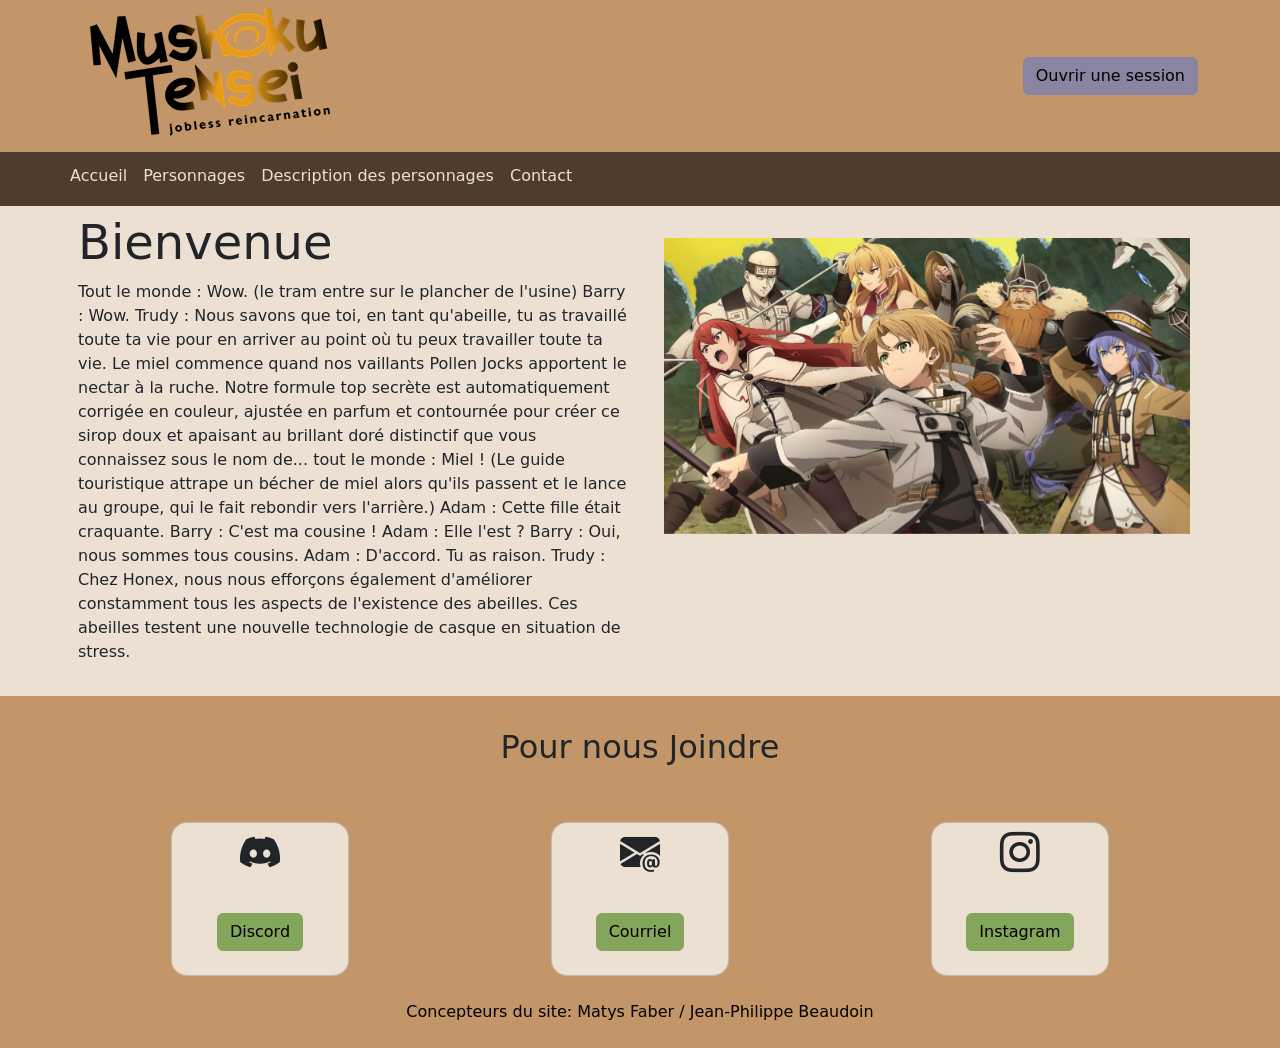
<file: index.html>
<!DOCTYPE html>
<html lang="fr">

<!-- FAIT PAR MATYS -->


<head>
    <meta charset="UTF-8">

    <!-- Pour s'assurer d'un affichage correct sur mobile -->
    <meta name="viewport" content="width=device-width, initial-scale=1.0">


    <!-- Nous n'aurons pas besoin de normalize.css, car il existe des styles
    qui font la même chose dans Bootstrap (voir fichier _reboot.scss) -->

    <!-- Bootstrap Icons via CDN -->
    <link rel="stylesheet" href="https://cdn.jsdelivr.net/npm/bootstrap-icons@1.11.3/font/bootstrap-icons.min.css">

    <!-- Styles de Boostrap + Styles personnalisés provenant de styles.scss -->
    <link rel="stylesheet" href="scss/styles.css">

    <link rel="icon" href="images/mt_logo_rond.png" />
    <title>Mushoku Tensei Fandom | Accueil </title>


</head>



<body class="bg-light">
    <a href="#contenu">
        <span class="texte-pour-lecteur">Aller au contenu principal</span>
    </a>
    <header class="bg-primary">
        <div class="container d-flex justify-content-between align-items-center">
            <h1>
                <a href="index.html"><img class="p-2 w-100" src="images/mt-logo.png" alt="Logo"> </a>
            </h1>
            <button type="button" class="btn btn-info" data-bs-toggle="modal" data-bs-target="#modalAccueil">
                Ouvrir une session
            </button>
        </div>

        <div class="modal fade " id="modalAccueil" tabindex="-1" aria-labelledby="modalAccueilLabel" aria-hidden="true">
            <div class="modal-dialog ">
                <div class="modal-content ">
                    <div class="modal-header">
                        <h2 class="modal-title fs-3" id="modalAccueilLabel">Ouvrir une session</h2>
                        <button type="button" class="btn-close" data-bs-dismiss="modal" aria-label="Close"></button>
                    </div>
                    <div class="modal-body">
                        <form action="#" aria-label="formulaire connexion accueil">
                            <label class="form-label fs-5" for="email-modal">Usager : <span
                                    class="text-warning fs-4">*</span></label>
                            <input type="email" id="email-modal" name="email-modal" required
                                placeholder="votre courriel" class="form-control">

                            <label class="form-label mt-3 fs-5" for="password-modal">Mot de passe : <span
                                    class="text-warning fs-4">*</span></label>
                            <input type="password" id="password-modal" name="psw-connexion" required
                                placeholder="Votre mot de passe" class="form-control">

                            <div class="form-check-reversed ">
                                <label class="form-check-label" for="checkDefault">
                                    Se rappeler de moi
                                </label>
                                <input class="form-check-input" type="checkbox" value="" id="checkDefault">
                            </div>

                            <a class="text-secondary" href="#">Mot de passe oublié ?</a>

                            <div class="mt-4 modal-footer">
                                <button type="submit" class="btn btn-danger">Connexion</button>
                            </div>
                        </form>
                    </div>

                </div>
            </div>
        </div>

        <nav aria-label="Navigation principale accueil" class="bg-secondary d-lg-flex d-none pt-1 pb-2">
            <ul class="nav container nav-underline">
                <li class="nav-item"><a class="nav-link link-light" href="index.html">Accueil</a> </li>
                <li class="nav-item"><a class="nav-link link-light" href="personnage.html">Personnages</a> </li>
                <li class="nav-item"><a class="nav-link link-light" href="description_personnage.html">Description des personnages</a> </li>
                <li class="nav-item"><a class="nav-link link-light" href="contact.html">Contact</a></li>
            </ul>
        </nav>

        <div class="d-lg-none">
            <nav class="navbar navbar-dark bg-secondary">
                <div class="container-fluid">
                    <button class="navbar-toggler" type="button" data-bs-toggle="collapse"
                        data-bs-target="#navbarToggleExternalContent" aria-controls="navbarToggleExternalContent"
                        aria-expanded="false" aria-label="Toggle navigation">
                        <span class="navbar-toggler-icon"></span>
                    </button>
                </div>
            </nav>
            
            <div class="collapse" id="navbarToggleExternalContent">
                <div class="bg-secondary p-4">
                    <ul class="navbar-nav container">
                        <li class="nav-item"><a class="nav-link link-light" href="index.html">Accueil</a> </li>
                        <li class="nav-item"><a class="nav-link link-light" href="personnage.html">Personnages</a> </li>
                        <li class="nav-item"><a class="nav-link link-light" href="description_personnage.html">Description des personnages</a> </li>
                                
                        <li class="nav-item"><a class="nav-link link-light" href="contact.html">Contact</a></li>
                    </ul>
                </div>
            </div>
            
        </div>
    </header>

    <main id="contenu" aria-label="Contenu principale accueil" class="container pb-3 p-2">
        <div class=" row">
            <div class="col-lg-6">
                <h2 class="index-h2"> Bienvenue </h2>
                <p>Tout le monde : Wow. (le tram entre sur le plancher de l'usine) Barry : Wow. Trudy : Nous savons que
                    toi, en tant qu'abeille, tu as travaillé toute ta vie pour en arriver au point où tu peux travailler
                    toute ta vie. Le miel commence quand nos vaillants Pollen Jocks apportent le nectar à la ruche.
                    Notre formule top secrète est automatiquement corrigée en couleur, ajustée en parfum et contournée
                    pour créer ce sirop doux et apaisant au brillant doré distinctif que vous connaissez sous le nom
                    de... tout le monde : Miel ! (Le guide touristique attrape un bécher de miel alors qu'ils passent et
                    le lance au groupe, qui le fait rebondir vers l'arrière.) Adam : Cette fille était craquante. Barry
                    : C'est ma cousine ! Adam : Elle l'est ? Barry : Oui, nous sommes tous cousins. Adam : D'accord. Tu
                    as raison. Trudy : Chez Honex, nous nous efforçons également d'améliorer constamment tous les
                    aspects de l'existence des abeilles. Ces abeilles testent une nouvelle technologie de casque en
                    situation de stress.</p>
            </div>
            <div class="col-lg-6 p-4 pb-5">
                <div id="carouselExample" class="carousel slide">
                    <div class="carousel-inner">
                        <div class="carousel-item active">
                            <img src="images/mt_main_cast.jpg" class="d-block w-100" alt="main-characters">
                        </div>
                        <div class="carousel-item">
                            <img src="images/mt_rudeus_wide.webp" class="d-block w-100" alt="rudeus">
                        </div>
                        <div class="carousel-item">
                            <img src="images/mt_roxy_wide.jpg" class="d-block w-100" alt="roxy">
                        </div>
                    </div>
                    <button class="carousel-control-prev" type="button" data-bs-target="#carouselExample"
                        data-bs-slide="prev">
                        <span class="carousel-control-prev-icon" aria-hidden="true"></span>
                        <span class="visually-hidden">Previous</span>
                    </button>
                    <button class="carousel-control-next" type="button" data-bs-target="#carouselExample"
                        data-bs-slide="next">
                        <span class="carousel-control-next-icon" aria-hidden="true"></span>
                        <span class="visually-hidden">Next</span>
                    </button>
                </div>
            </div>
        </div>
    </main>

    <footer class="bg-primary p-2">
        <div class="d-flex justify-content-center">
            <h2 class="mt-4"> Pour nous Joindre </h2>
        </div>
        <div class="container text-center">
            <div class="row row-gap-3 mt-5">
                <div class="col-lg-4 d-flex justify-content-center">
                    <div class="card align-items-center bg-light w-50 fs-1 rounded-4">
                        <i class="bi bi-discord"></i>
                        <div class="card-body w-100 ">
                            <a href="#" class="btn btn-danger text-black">Discord</a>
                        </div>
                    </div>
                </div>
                <div class="col-lg-4 d-flex justify-content-center">
                    <div class="card align-items-center bg-light w-50 fs-1 rounded-4">
                        <i class="bi bi-envelope-at-fill"></i>
                        <div class="card-body w-100">
                            <a href="#" class="btn btn-danger text-black">Courriel</a>
                        </div>
                    </div>
                </div>
                <div class="col-lg-4 d-flex justify-content-center">
                    <div class="card align-items-center bg-light w-50 fs-1 rounded-4">
                        <i class="bi bi-instagram"></i>
                        <div class="card-body w-100">
                            <a href="#" class="btn btn-danger text-black">Instagram</a>
                        </div>
                    </div>
                </div>
            </div>
        </div>
        <div class="d-flex justify-content-center mt-4">
            <p class="text-black fs-6"> Concepteurs du site: Matys Faber / Jean-Philippe Beaudoin </p>
        </div>
    </footer>

    <!-- Scripts de Bootstrap NE PAS RETIRER -->
    <!------------------------------------------------------------------------------------
        Si on a besoin des éléments interactifs de Bootstrap, on doit utiliser au minimum
        le 2e script suivant (bootstrap.min.js) et parfois le 1er en plus (Popper)
        intégrés dans cet ordre.
    ------------------------------------------------------------------------------------>
    <script src="https://cdn.jsdelivr.net/npm/@popperjs/core@2.11.8/dist/umd/popper.min.js"
        integrity="sha384-I7E8VVD/ismYTF4hNIPjVp/Zjvgyol6VFvRkX/vR+Vc4jQkC+hVqc2pM8ODewa9r"
        crossorigin="anonymous"></script>
    <script src="https://cdn.jsdelivr.net/npm/bootstrap@5.3.2/dist/js/bootstrap.min.js"
        integrity="sha384-BBtl+eGJRgqQAUMxJ7pMwbEyER4l1g+O15P+16Ep7Q9Q+zqX6gSbd85u4mG4QzX+"
        crossorigin="anonymous"></script>
</body>

</html>
</file>
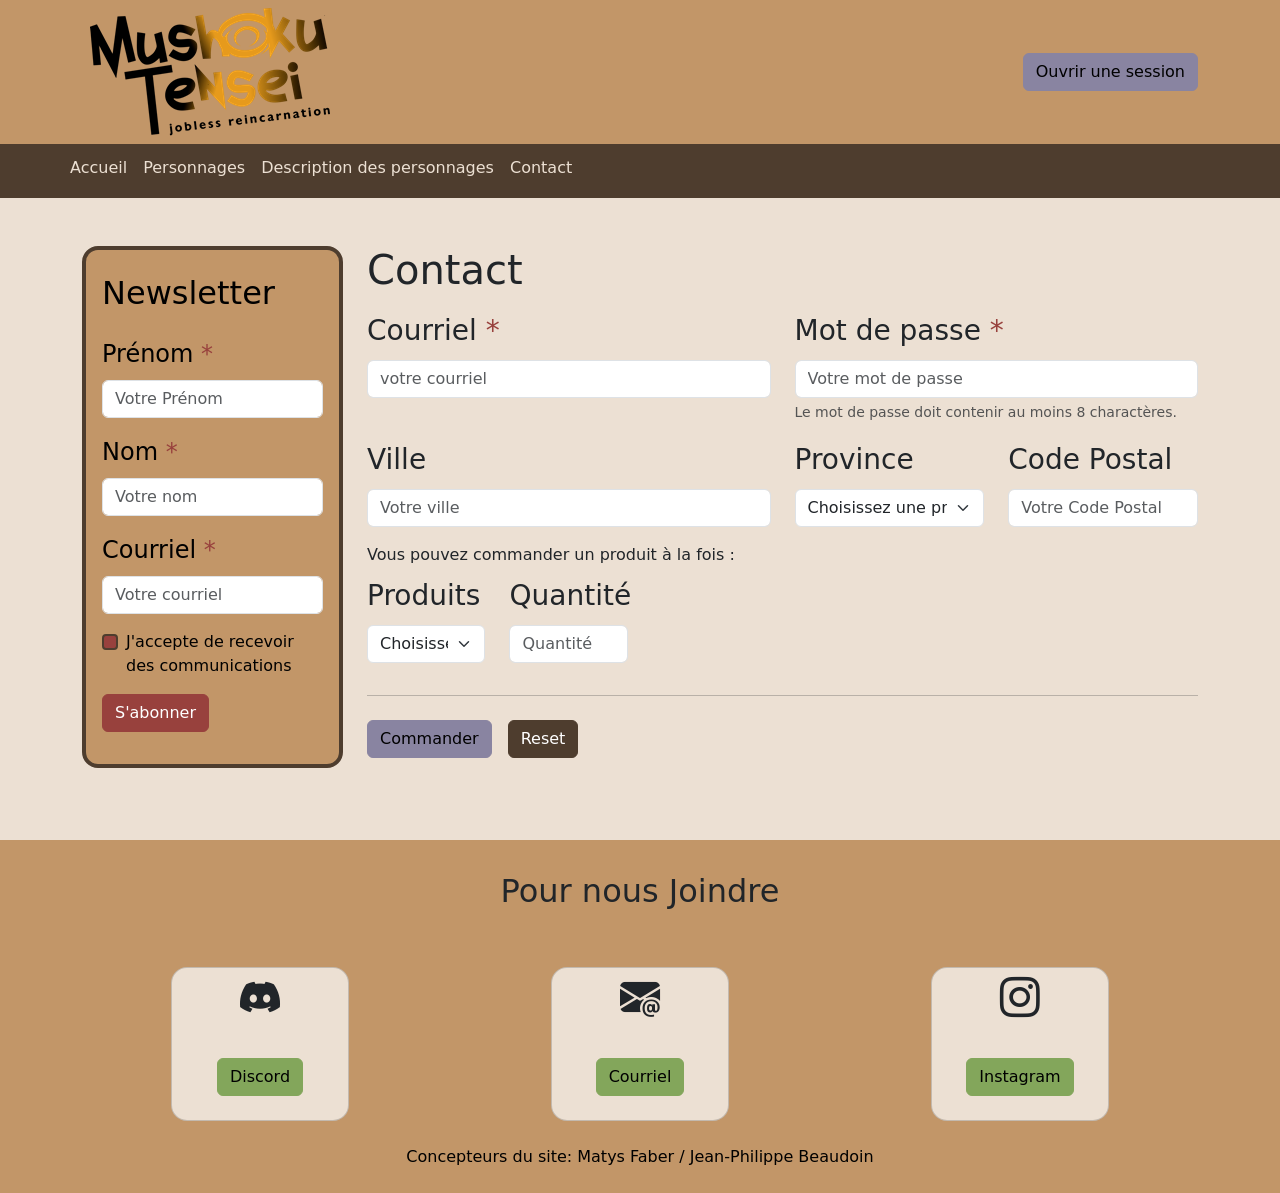
<file: contact.html>
<!DOCTYPE html>
<html lang="fr">

<!-- FAIT PAR J-P -->


<head>
    <meta charset="UTF-8">

    <!-- Pour s'assurer d'un affichage correct sur mobile -->
    <meta name="viewport" content="width=device-width, initial-scale=1.0">


    <!-- Nous n'aurons pas besoin de normalize.css, car il existe des styles
    qui font la même chose dans Bootstrap (voir fichier _reboot.scss) -->

    <!-- Bootstrap Icons via CDN -->
    <link rel="stylesheet" href="https://cdn.jsdelivr.net/npm/bootstrap-icons@1.11.3/font/bootstrap-icons.min.css">

    <!-- Styles de Boostrap + Styles personnalisés provenant de styles.scss -->
    <link rel="stylesheet" href="scss/styles.css">

    <link rel="icon" href="images/mt_logo_rond.png" />
    <title>Mushoku Tensei Fandom | Contact</title>
</head>


<body class="bg-light">
    <a href="#contenu">
        <span class="texte-pour-lecteur">Aller au contenu principal</span>
    </a>
    <header class="bg-primary">
        <div class=" container d-flex justify-content-between align-items-center">
            <a href="index.html" class="logo"><img class="p-2 w-100" src="images/mt-logo.png" alt="Logo"> </a>
            <button type="button" class="btn btn-info" data-bs-toggle="modal" data-bs-target="#modalContact">
                Ouvrir une session
            </button>
        </div>

        <div class="modal fade " id="modalContact" tabindex="-1" aria-labelledby="modalContactLabel" aria-hidden="true">
            <div class="modal-dialog ">
                <div class="modal-content ">
                    <div class="modal-header">
                        <h2 class="modal-title fs-3" id="modalContactLabel">Ouvrir une session</h2>
                        <button type="button" class="btn-close" data-bs-dismiss="modal" aria-label="Close"></button>
                    </div>
                    <div class="modal-body">
                        <form action="#" aria-label="formulaire connexion contact">
                            <label class="form-label fs-5" for="email-modal">Usager : <span
                                    class="text-warning fs-4">*</span></label>
                            <input type="email" id="email-modal" name="email-modal" required
                                placeholder="votre courriel" class="form-control">

                            <label class="form-label mt-3 fs-5" for="password-modal">Mot de passe : <span
                                    class="text-warning fs-4">*</span></label>
                            <input type="password" id="password-modal" name="psw-connexion" required
                                placeholder="Votre mot de passe" class="form-control">

                            <div class="form-check-reversed ">
                                <label class="form-check-label" for="checkDefault">
                                    Se rappeler de moi 
                                </label>
                                <input class="form-check-input" type="checkbox" value="" id="checkDefault">
                            </div>

                            <a class="text-secondary" href="#">Mot de passe oublié ?</a>

                            <div class="mt-4 modal-footer">
                                <button type="submit" class="btn btn-danger">Connexion</button>
                            </div>
                        </form>
                    </div>

                </div>
            </div>
        </div>

        <nav class="bg-secondary d-lg-flex d-none pt-1 pb-2" aria-label="Navigation principale contact">
            <ul class="nav container nav-underline">
                <li class="nav-item"><a class="nav-link link-light" href="index.html">Accueil</a> </li>
                <li class="nav-item"><a class="nav-link link-light" href="personnage.html">Personnages</a> </li>
                <li class="nav-item"><a class="nav-link link-light" href="description_personnage.html">Description des personnages</a> </li>
                <li class="nav-item"><a class="nav-link link-light" href="contact.html">Contact</a></li>
            </ul>
        </nav>

        <div class="d-lg-none">
            <nav class="navbar navbar-dark bg-secondary">
                <div class="container-fluid">
                    <button class="navbar-toggler" type="button" data-bs-toggle="collapse"
                        data-bs-target="#navbarToggleExternalContent" aria-controls="navbarToggleExternalContent"
                        aria-expanded="false" aria-label="Toggle navigation">
                        <span class="navbar-toggler-icon"></span>
                    </button>
                </div>
            </nav>
            
            <div class="collapse" id="navbarToggleExternalContent">
                <div class="bg-secondary p-4">
                    <ul class="navbar-nav container">
                        <li class="nav-item"><a class="nav-link link-light" href="index.html">Accueil</a> </li>
                        <li class="nav-item"><a class="nav-link link-light" href="personnage.html">Personnages</a> </li>
                        <li class="nav-item"><a class="nav-link link-light" href="description_personnage.html">Description des personnages</a> </li>
                                
                        <li class="nav-item"><a class="nav-link link-light" href="contact.html">Contact</a></li>
                    </ul>
                </div>
            </div>
            
        </div>
    </header>

    <div class="container">
        <div class=" row mt-5 mb-5">
            <aside class="col-12 col-lg-3 mb-4">
                <div class="bg-primary rounded-4 border border-secondary border-4">
                    <form class="text-black p-3" aria-label="formulaire Newsletter personnage">
                        <h2 class="text-black mb-4 mt-2">Newsletter</h2>
                        <div class="mb-3">
                            <label class="form-label fs-4" for="Prénom">Prénom <span class="text-warning ">*</span></label>
                            <input type="text" id="Prénom" name="Prénom" required placeholder="Votre Prénom"
                                class="form-control">
                        </div>

                        <div class="mb-3">
                            <label class="form-label fs-4" for="nom">Nom <span
                                    class="text-warning ">*</span></label>
                            <input type="text" id="nom" name="nom" required placeholder="Votre nom"
                                class="form-control">
                        </div>

                        <div class="mb-3">
                            <label class="form-label fs-4" for="courriel">Courriel <span
                                    class="text-warning ">*</span></label>
                            <input type="email" id="courriel" name="coourriel" required placeholder="Votre courriel"
                                class="form-control">
                        </div>

                        <div class="mb-3 form-check">
                            <label class="form-check-label" for="checkNewsletter"> J'accepte de recevoir des
                                communications</label>
                            <input type="checkbox" id="checkNewsletter" name="checkNewsletter"
                                class="form-check-input border-2 border-secondary bg-warning">
                        </div>
                        <div class="mb-3">
                            <button class="btn btn-warning text-white" type="submit">S'abonner</button>
                        </div>
                    </form>
                </div>
            </aside>
            <main id="contenu" aria-label="Contenu principale contact" class="col-lg-9">
                <h1>Contact</h1>
                <form method="post" action="#" class="mt-3 " aria-label="formulaire contact">
                    <div class="row ">

                        <div class="mb-3 col-lg-6">
                            <label class="form-label fs-3" for="email-contact">Courriel <span
                                    class="text-warning fs-3">*</span></label>
                            <input type="email" id="email-contact" name="email-contact" required
                                placeholder="votre courriel" class="form-control">
                        </div>

                        <div class="mb-3 col-lg-6">
                            <label class="form-label fs-3" for="password">Mot de passe <span
                                    class="text-warning fs-3">*</span></label>
                            <input type="password" id="password" name="psw-connexion" required
                                placeholder="Votre mot de passe" class="form-control" aria-describedby="psw-min-chara"
                                minlength="8">
                            <div id="psw-min-chara" class="form-text">Le mot de passe doit contenir au moins 8
                                charactères. </div>
                        </div>

                    </div>

                    <div class="row">

                        <div class="mb-3 col-lg-6">
                            <label class="form-label fs-3" for="Ville">Ville</label>
                            <input type="text" id="Ville" name="Ville" placeholder="Votre ville" class="form-control">
                        </div>

                        <div class=" mb-3 col-lg-3">
                            <label class="form-label fs-3" for="selct-Province">Province</label>
                            <select name="selct-Province" id="selct-Province" class="form-select ">
                                <option value="" selected>Choisissez une province</option>
                                <option value="Alberta">Alberta</option>
                                <option value="Colombie-Britannique">Colombie-Britannique</option>
                                <option value="Île-du-Prince-Édouard">Île-du-Prince-Édouard</option>
                                <option value="Manitoba">Manitoba</option>
                                <option value="Nouveau-Brunswick<">Nouveau-Brunswick</option>
                                <option value="Nouvelle-Écosse">Nouvelle-Écosse</option>
                                <option value="Ontario">Ontario</option>
                                <option value="Québec">Québec</option>
                                <option value="Saskatchewan">Saskatchewan</option>
                                <option value="Terre-Neuve-et-Labrador">Terre-Neuve-et-Labrador</option>
                                <option value="Yukon">Yukon</option>
                                <option value="Territoires du Nord-Ouest">Territoires du Nord-Ouest</option>
                                <option value=" Nunavut"> Nunavut</option>
                            </select>
                        </div>

                        <div class=" mb-3 col-lg-3">
                            <label class="form-label fs-3" for="postal">Code Postal</label>
                            <input type="text" id="postal" name="postal" placeholder="Votre Code Postal"
                                class="form-control" minlength="6" maxlength="6">
                        </div>

                    </div>
                    <div>
                        <label class="form-label fs-6" for="nbrs-produit">Vous pouvez commander un produit à la fois : </label>
                    </div>
                    <div class="row ">
                        <div class="col-lg-2 mb-3  ">
                            <label class="form-label fs-3" for="selct-Produits">Produits</label>
                            <select name="selct-Produits" id="selct-Produits" class="form-select ">
                                <option value="" selected>Choisissez</option>
                                <option value="Objet de vénération">Objet de vénération</option>
                                <option value="effigie de pierre">une petite effigie de pierre</option>
                            </select>
                        </div>
                        <div class="col-lg-2 mb-3 ">
                            <label class="form-label fs-3" for="nbrs-produit">Quantité</label>
                            <input min="1" placeholder="Quantité" type="number" name="nbrs-produit" id="nbrs-produit"
                                class="form-control">
                        </div>
                    </div>
                    <hr>
                    <div class="d-flex mt-4">

                        <div class="mb-3 me-3">
                            <input class="btn btn-info" type="submit" value="Commander">
                        </div>

                        <div class="mb-3 me-3 ">
                            <input class="btn btn-secondary " type="reset" value="Reset">
                        </div>

                    </div>
                </form>
            </main>
        </div>
    </div>

    <footer class="bg-primary p-2">
        <div class="d-flex justify-content-center">
            <h2 class="mt-4"> Pour nous Joindre </h2>
        </div>
        <div class="container text-center">
            <div class="row row-gap-3 mt-5">
                <div class="col-lg-4 d-flex justify-content-center">
                    <div class="card align-items-center bg-light w-50 fs-1 rounded-4">
                        <i class="bi bi-discord"></i>
                        <div class="card-body w-100 ">
                            <a href="#" class="btn btn-danger text-black">Discord</a>
                        </div>
                    </div>
                </div>
                <div class="col-lg-4 d-flex justify-content-center">
                    <div class="card align-items-center bg-light w-50 fs-1 rounded-4">
                        <i class="bi bi-envelope-at-fill"></i>
                        <div class="card-body w-100">
                            <a href="#" class="btn btn-danger text-black">Courriel</a>
                        </div>
                    </div>
                </div>
                <div class="col-lg-4 d-flex justify-content-center">
                    <div class="card align-items-center bg-light w-50 fs-1 rounded-4">
                        <i class="bi bi-instagram"></i>
                        <div class="card-body w-100">
                            <a href="#" class="btn btn-danger text-black">Instagram</a>
                        </div>
                    </div>
                </div>
            </div>
        </div>
        <div class="d-flex justify-content-center mt-4">
            <p class="text-black fs-6"> Concepteurs du site: Matys Faber / Jean-Philippe Beaudoin </p>
        </div>
    </footer>
    <!-- Scripts de Bootstrap NE PAS RETIRER -->
    <!------------------------------------------------------------------------------------
        Si on a besoin des éléments interactifs de Bootstrap, on doit utiliser au minimum
        le 2e script suivant (bootstrap.min.js) et parfois le 1er en plus (Popper)
        intégrés dans cet ordre.
    ------------------------------------------------------------------------------------>
    <script src="https://cdn.jsdelivr.net/npm/@popperjs/core@2.11.8/dist/umd/popper.min.js"
        integrity="sha384-I7E8VVD/ismYTF4hNIPjVp/Zjvgyol6VFvRkX/vR+Vc4jQkC+hVqc2pM8ODewa9r"
        crossorigin="anonymous"></script>
    <script src="https://cdn.jsdelivr.net/npm/bootstrap@5.3.2/dist/js/bootstrap.min.js"
        integrity="sha384-BBtl+eGJRgqQAUMxJ7pMwbEyER4l1g+O15P+16Ep7Q9Q+zqX6gSbd85u4mG4QzX+"
        crossorigin="anonymous"></script>
</body>

</html>
</file>
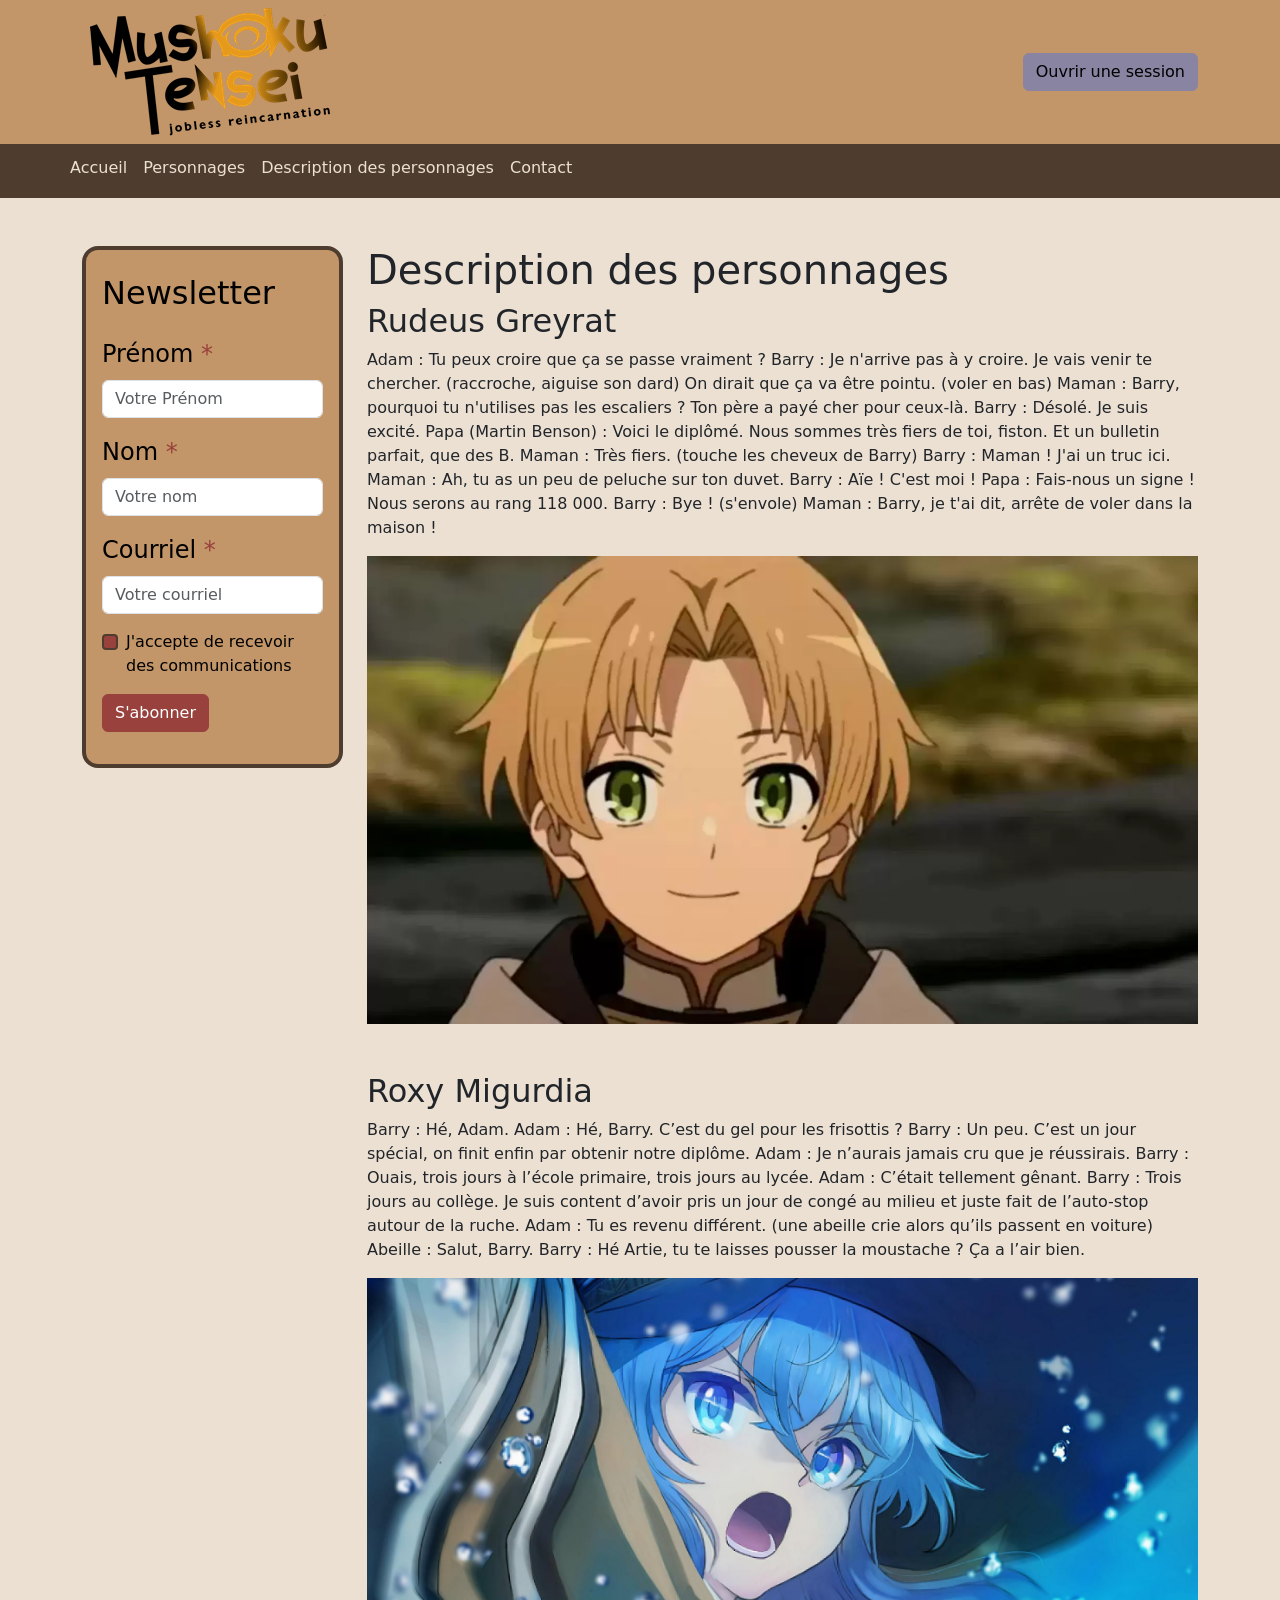
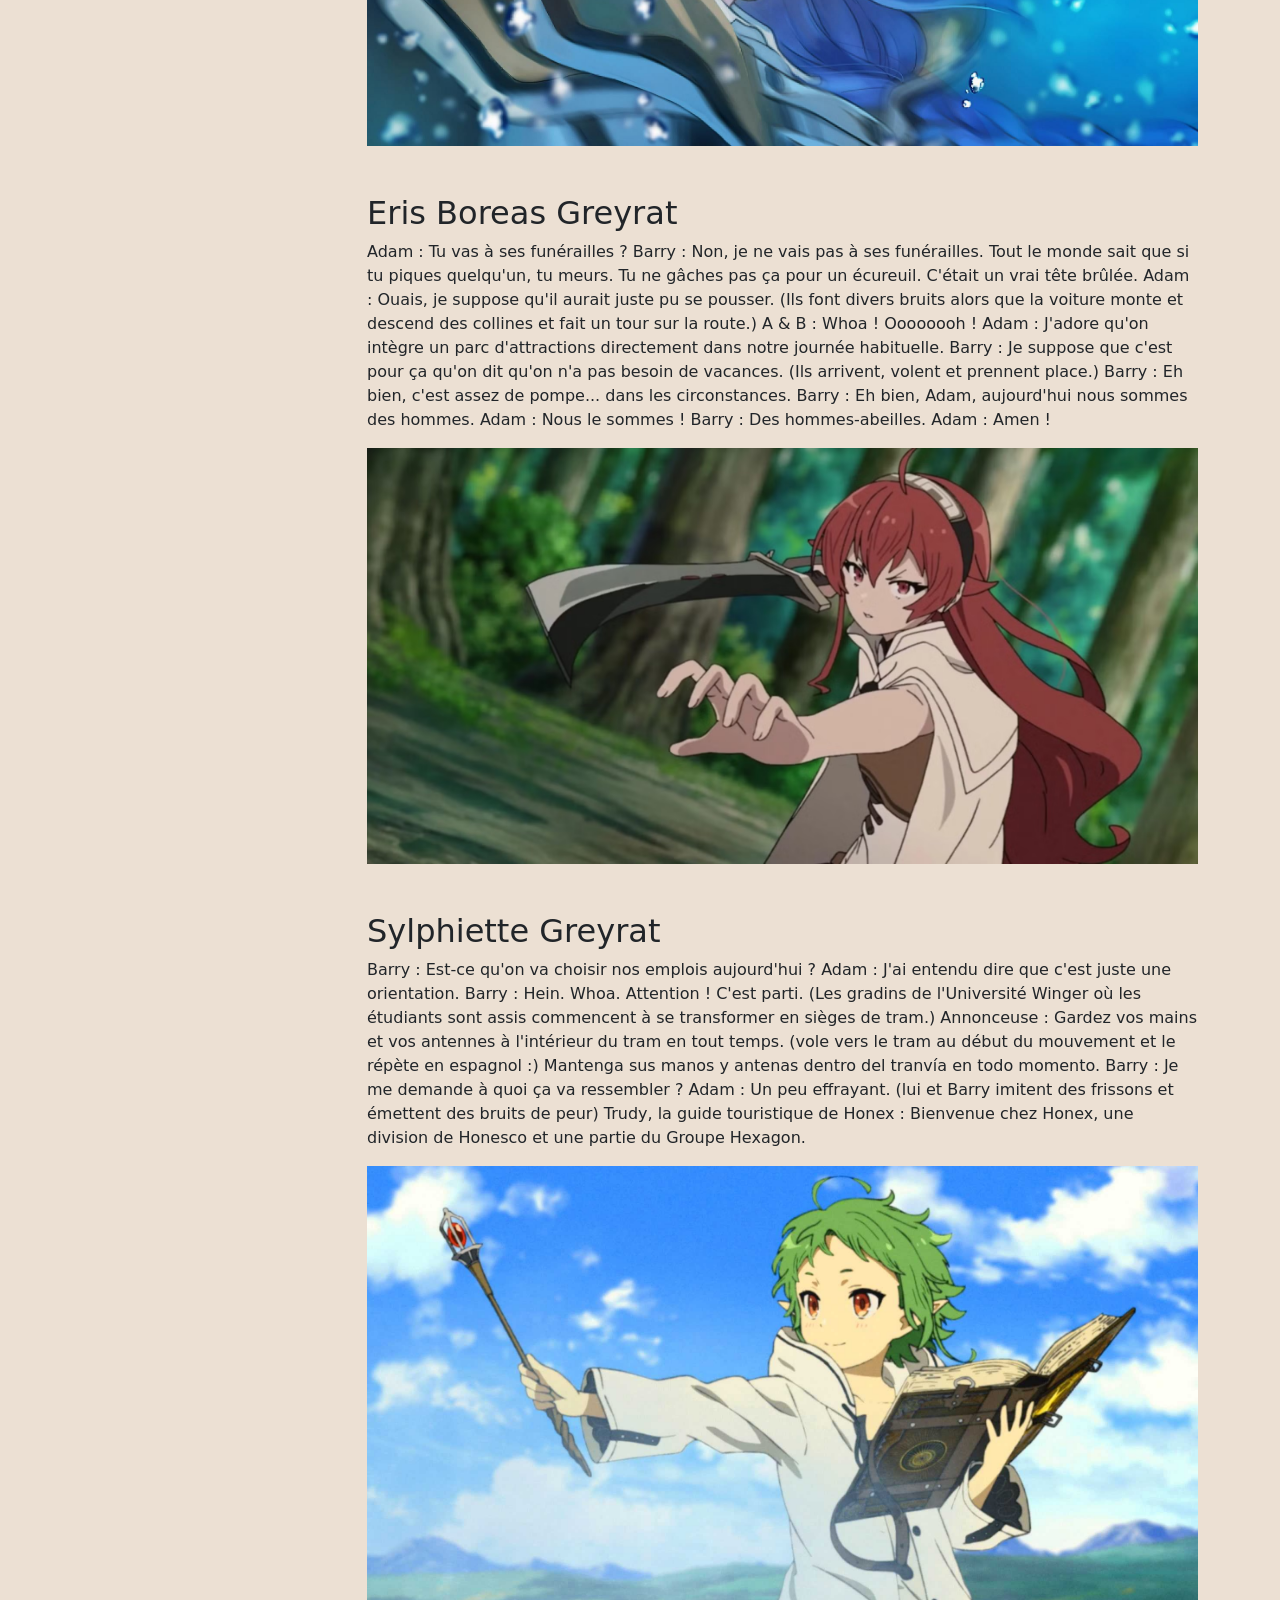
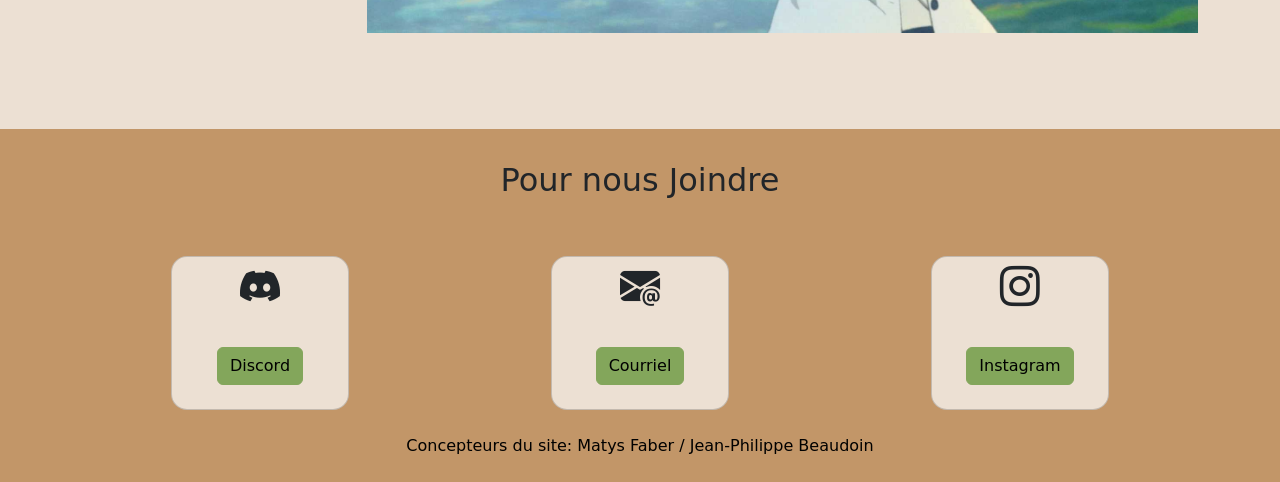
<file: description_personnage.html>
<!DOCTYPE html>
<html lang="fr">

<!-- FAIT PAR MATYS -->


<head>
    <meta charset="UTF-8">

    <!-- Pour s'assurer d'un affichage correct sur mobile -->
    <meta name="viewport" content="width=device-width, initial-scale=1.0">


    <!-- Nous n'aurons pas besoin de normalize.css, car il existe des styles
    qui font la même chose dans Bootstrap (voir fichier _reboot.scss) -->

    <!-- Bootstrap Icons via CDN -->
    <link rel="stylesheet" href="https://cdn.jsdelivr.net/npm/bootstrap-icons@1.11.3/font/bootstrap-icons.min.css">

        <!-- Styles de Boostrap + Styles personnalisés provenant de styles.scss -->
    <link rel="stylesheet" href="scss/styles.css">

    <link rel="icon" href="images/mt_logo_rond.png" />
    <title>Mushoku Tensei Fandom | Description des personnages</title>
</head>


<body class="bg-light">
    <a href="#contenu">
        <span class="texte-pour-lecteur">Aller au contenu principal</span>
    </a>
    <header class="bg-primary">
        <div class="container d-flex justify-content-between align-items-center">
            <a href="index.html" class=" logo "><img class="p-2 w-100" src="images/mt-logo.png" alt="Logo"> </a>
             <button type="button" class="btn btn-info" data-bs-toggle="modal" data-bs-target="#modalDescription">
                Ouvrir une session
            </button>
        </div>

         <div class="modal fade " id="modalDescription" tabindex="-1" aria-labelledby="modalDescriptionLabel" aria-hidden="true">
            <div class="modal-dialog ">
                <div class="modal-content ">
                    <div class="modal-header">
                        <h2 class="modal-title fs-3" id="modalDescriptionLabel">Ouvrir une session</h2>
                        <button type="button" class="btn-close" data-bs-dismiss="modal" aria-label="Close"></button>
                    </div>
                    <div class="modal-body">
                        <form action="#" aria-label="formulaire Connexion description personnage">
                            <label class="form-label fs-5" for="email-modal">Usager : <span
                                    class="text-warning fs-4">*</span></label>
                            <input type="email" id="email-modal" name="email-modal" required
                                placeholder="votre courriel" class="form-control">

                            <label class="form-label mt-3 fs-5" for="password-modal">Mot de passe : <span
                                    class="text-warning fs-4">*</span></label>
                            <input type="password" id="password-modal" name="psw-connexion" required
                                placeholder="Votre mot de passe" class="form-control">

                            <div class="form-check-reversed ">
                                <label class="form-check-label" for="checkDefault">
                                    Se rappeler de moi 
                                </label>
                                <input class="form-check-input" type="checkbox" value="" id="checkDefault">
                            </div>

                            <a class="text-secondary" href="#">Mot de passe oublié ?</a>

                            <div class="mt-4 modal-footer">
                                <button type="submit" class="btn btn-danger">Connexion</button>
                            </div>
                        </form>
                    </div>

                </div>
            </div>
        </div>

        <nav class="bg-secondary d-lg-flex d-none pt-1 pb-2" aria-label="navigation principal description personnage">
            <ul class="nav container nav-underline">
                <li class="nav-item"><a class="nav-link link-light" href="index.html">Accueil</a> </li>
                <li class="nav-item"><a class="nav-link link-light" href="personnage.html">Personnages</a> </li>
                <li class="nav-item"><a class="nav-link link-light" href="description_personnage.html">Description des personnages</a> </li>
                <li class="nav-item"><a class="nav-link link-light" href="contact.html">Contact</a></li>
            </ul>
        </nav>

        <div class="d-lg-none">
            <nav class="navbar navbar-dark bg-secondary">
                <div class="container-fluid">
                    <button class="navbar-toggler" type="button" data-bs-toggle="collapse"
                        data-bs-target="#navbarToggleExternalContent" aria-controls="navbarToggleExternalContent"
                        aria-expanded="false" aria-label="Toggle navigation">
                        <span class="navbar-toggler-icon"></span>
                    </button>
                </div>
            </nav>
            
            <div class="collapse" id="navbarToggleExternalContent">
                <div class="bg-secondary p-4">
                    <ul class="navbar-nav container">
                        <li class="nav-item"><a class="nav-link link-light" href="index.html">Accueil</a> </li>
                        <li class="nav-item"><a class="nav-link link-light" href="personnage.html">Personnages</a> </li>
                        <li class="nav-item"><a class="nav-link link-light" href="description_personnage.html">Description des personnages</a> </li>    
                        <li class="nav-item"><a class="nav-link link-light" href="contact.html">Contact</a></li>
                    </ul>
                </div>
            </div>
            
        </div>
    </header>

    <div class="container">
        <div class=" row mt-5 mb-5">
            <aside class="col-12 col-lg-3 mb-4">
                <div class="bg-primary rounded-4 border border-secondary border-4">
                    <form class="text-black p-3" aria-label="formulaire Newsletter personnage">
                        <h2 class="text-black mb-4 mt-2">Newsletter</h2>
                        <div class="mb-3">
                            <label class="form-label fs-4" for="Prénom">Prénom <span class="text-warning ">*</span></label>
                            <input type="text" id="Prénom" name="Prénom" required placeholder="Votre Prénom"
                                class="form-control">
                        </div>

                        <div class="mb-3">
                            <label class="form-label fs-4" for="nom">Nom <span
                                    class="text-warning ">*</span></label>
                            <input type="text" id="nom" name="nom" required placeholder="Votre nom"
                                class="form-control">
                        </div>

                        <div class="mb-3">
                            <label class="form-label fs-4" for="courriel">Courriel <span
                                    class="text-warning ">*</span></label>
                            <input type="email" id="courriel" name="coourriel" required placeholder="Votre courriel"
                                class="form-control">
                        </div>

                        <div class="mb-3 form-check">
                            <label class="form-check-label" for="checkNewsletter"> J'accepte de recevoir des
                                communications</label>
                            <input type="checkbox" id="checkNewsletter" name="checkNewsletter"
                                class="form-check-input border-2 border-secondary bg-warning">
                        </div>
                        <div class="mb-3">
                            <button class="btn btn-warning text-white" type="submit">S'abonner</button>
                        </div>
                    </form>
                </div>
            </aside>
            <main id="contenu" aria-label="Contenu principale description personnage" class="col-lg-9">
                <h1>Description des personnages</h1>

                <div id="rudeus" class="mb-5 mt-2">
                    <h2>Rudeus Greyrat</h2>
                    <p>
                        Adam : Tu peux croire que ça se passe vraiment ?
                        Barry : Je n'arrive pas à y croire. Je vais venir te chercher. (raccroche, aiguise son dard) On
                        dirait que ça va être pointu.
                        (voler en bas)
                        Maman : Barry, pourquoi tu n'utilises pas les escaliers ? Ton père a payé cher pour ceux-là.
                        Barry : Désolé. Je suis excité.
                        Papa (Martin Benson) : Voici le diplômé. Nous sommes très fiers de toi, fiston. Et un bulletin
                        parfait, que des B.
                        Maman : Très fiers. (touche les cheveux de Barry)
                        Barry : Maman ! J'ai un truc ici.
                        Maman : Ah, tu as un peu de peluche sur ton duvet.
                        Barry : Aïe ! C'est moi !
                        Papa : Fais-nous un signe ! Nous serons au rang 118 000.
                        Barry : Bye ! (s'envole)
                        Maman : Barry, je t'ai dit, arrête de voler dans la maison !
                    </p>
                    <img class="w-100" src="images/mt_rudeus_wide.webp" alt="rudeus photo">
                </div>

                <div id="roxy" class="mb-5">
                    <h2>Roxy Migurdia</h2>
                    <p>
                        Barry : Hé, Adam.
                        Adam : Hé, Barry. C’est du gel pour les frisottis ?
                        Barry : Un peu. C’est un jour spécial, on finit enfin par obtenir notre diplôme.
                        Adam : Je n’aurais jamais cru que je réussirais.
                        Barry : Ouais, trois jours à l’école primaire, trois jours au lycée.
                        Adam : C’était tellement gênant.
                        Barry : Trois jours au collège. Je suis content d’avoir pris un jour de congé au milieu et juste
                        fait de l’auto-stop autour de la ruche.
                        Adam : Tu es revenu différent.
                        (une abeille crie alors qu’ils passent en voiture)
                        Abeille : Salut, Barry.
                        Barry : Hé Artie, tu te laisses pousser la moustache ? Ça a l’air bien.
                    </p>
                    <img class="w-100" src="images/mt_roxy_wide.jpg" alt="roxy photo">
                </div>

                <div id="eris" class="mb-5">
                    <h2>Eris Boreas Greyrat</h2>
                    <p>
                        Adam : Tu vas à ses funérailles ?
                        Barry : Non, je ne vais pas à ses funérailles. Tout le monde sait que si tu piques quelqu'un, tu
                        meurs. Tu ne gâches pas ça pour un écureuil. C'était un vrai tête brûlée.
                        Adam : Ouais, je suppose qu'il aurait juste pu se pousser.
                        (Ils font divers bruits alors que la voiture monte et descend des collines et fait un tour sur
                        la route.)
                        A & B : Whoa ! Oooooooh !
                        Adam : J'adore qu'on intègre un parc d'attractions directement dans notre journée habituelle.
                        Barry : Je suppose que c'est pour ça qu'on dit qu'on n'a pas besoin de vacances.
                        (Ils arrivent, volent et prennent place.)
                        Barry : Eh bien, c'est assez de pompe... dans les circonstances.
                        Barry : Eh bien, Adam, aujourd'hui nous sommes des hommes.
                        Adam : Nous le sommes !
                        Barry : Des hommes-abeilles.
                        Adam : Amen !
                    </p>
                    <img class="w-100" src="images/mt_eris_wide.avif" alt="eris photo">
                </div>

                <div id="sylphie" class="mb-5">
                    <h2>Sylphiette Greyrat</h2>
                    <p>
                        Barry : Est-ce qu'on va choisir nos emplois aujourd'hui ?
                        Adam : J'ai entendu dire que c'est juste une orientation.
                        Barry : Hein. Whoa. Attention ! C'est parti.
                        (Les gradins de l'Université Winger où les étudiants sont assis commencent à se transformer en
                        sièges de tram.)
                        Annonceuse : Gardez vos mains et vos antennes à l'intérieur du tram en tout temps. (vole vers le
                        tram au début du mouvement et le répète en espagnol :) Mantenga sus manos y antenas dentro del
                        tranvía en todo momento.
                        Barry : Je me demande à quoi ça va ressembler ?
                        Adam : Un peu effrayant. (lui et Barry imitent des frissons et émettent des bruits de peur)
                        Trudy, la guide touristique de Honex : Bienvenue chez Honex, une division de Honesco et une
                        partie du Groupe Hexagon.
                    </p>
                    <img class="w-100" src="images/mt_silphie_wide.jpg" alt="sylphie photo">
                </div>
            </main>
        </div>
    </div>

    <footer class="bg-primary p-2">
        <div class="d-flex justify-content-center">
            <h2 class="mt-4"> Pour nous Joindre </h2>
        </div>
        <div class="container text-center">
            <div class="row row-gap-3 mt-5">
                <div class="col-lg-4 d-flex justify-content-center">
                    <div class="card align-items-center bg-light w-50 fs-1 rounded-4">
                        <i class="bi bi-discord"></i>
                        <div class="card-body w-100 ">
                            <a href="#" class="btn btn-danger text-black">Discord</a>
                        </div>
                    </div>
                </div>
                <div class="col-lg-4 d-flex justify-content-center">
                    <div class="card align-items-center bg-light w-50 fs-1 rounded-4">
                        <i class="bi bi-envelope-at-fill"></i>
                        <div class="card-body w-100">
                            <a href="#" class="btn btn-danger text-black">Courriel</a>
                        </div>
                    </div>
                </div>
                <div class="col-lg-4 d-flex justify-content-center">
                    <div class="card align-items-center bg-light w-50 fs-1 rounded-4">
                        <i class="bi bi-instagram"></i>
                        <div class="card-body w-100">
                            <a href="#" class="btn btn-danger text-black">Instagram</a>
                        </div>
                    </div>
                </div>
            </div>
        </div>
        <div class="d-flex justify-content-center mt-4">
            <p class="text-black fs-6"> Concepteurs du site: Matys Faber / Jean-Philippe Beaudoin </p>
        </div>
    </footer>


    <!-- Scripts de Bootstrap NE PAS RETIRER -->
    <!------------------------------------------------------------------------------------
        Si on a besoin des éléments interactifs de Bootstrap, on doit utiliser au minimum
        le 2e script suivant (bootstrap.min.js) et parfois le 1er en plus (Popper)
        intégrés dans cet ordre.
    ------------------------------------------------------------------------------------>
    <script src="https://cdn.jsdelivr.net/npm/@popperjs/core@2.11.8/dist/umd/popper.min.js"
        integrity="sha384-I7E8VVD/ismYTF4hNIPjVp/Zjvgyol6VFvRkX/vR+Vc4jQkC+hVqc2pM8ODewa9r"
        crossorigin="anonymous"></script>
    <script src="https://cdn.jsdelivr.net/npm/bootstrap@5.3.2/dist/js/bootstrap.min.js"
        integrity="sha384-BBtl+eGJRgqQAUMxJ7pMwbEyER4l1g+O15P+16Ep7Q9Q+zqX6gSbd85u4mG4QzX+"
        crossorigin="anonymous"></script>
</body>

</html>
</file>
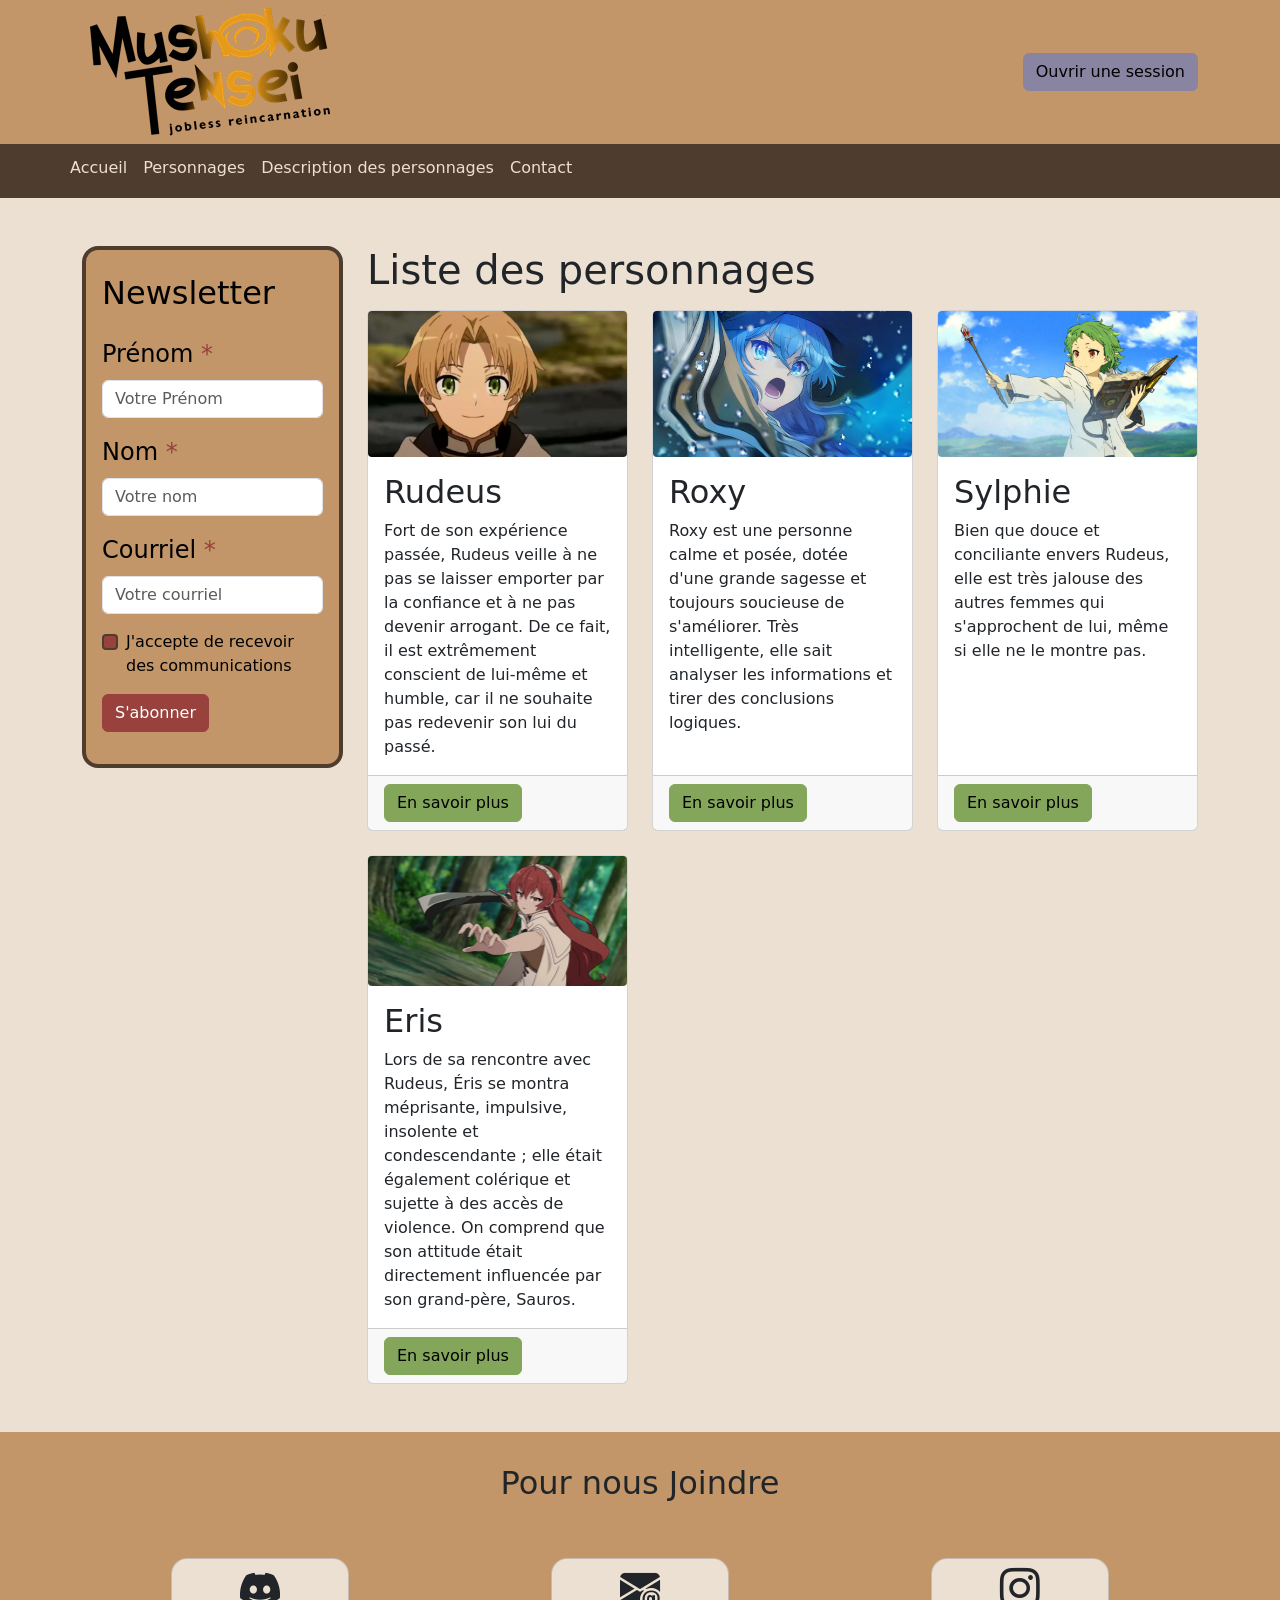
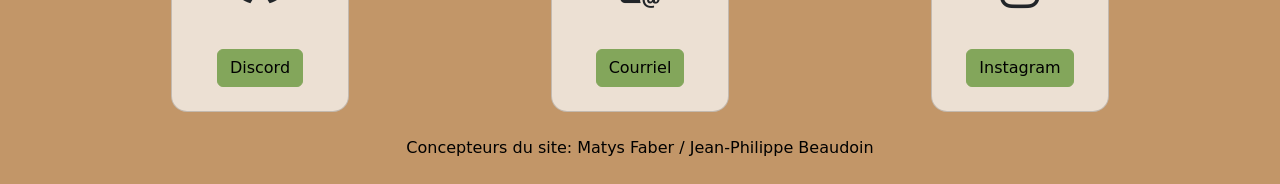
<file: personnage.html>
<!DOCTYPE html>
<html lang="fr">

<!-- FAIT PAR J-p -->


<head>
    <meta charset="UTF-8">

    <!-- Pour s'assurer d'un affichage correct sur mobile -->
    <meta name="viewport" content="width=device-width, initial-scale=1.0">

    <!-- Nous n'aurons pas besoin de normalize.css, car il existe des styles
    qui font la même chose dans Bootstrap (voir fichier _reboot.scss) -->

    <!-- Bootstrap Icons via CDN -->
    <link rel="stylesheet" href="https://cdn.jsdelivr.net/npm/bootstrap-icons@1.11.3/font/bootstrap-icons.min.css">

    <!-- Styles de Boostrap + Styles personnalisés provenant de styles.scss -->
    <link rel="stylesheet" href="scss/styles.css">

    <link rel="icon" href="images/mt_logo_rond.png" />
    <title>Mushoku Tensei Fandom | Personnage </title>
</head>


<body class="bg-light">
    <a href="#contenu">
        <span class="texte-pour-lecteur">Aller au contenu principal</span>
    </a>
    <header class="bg-primary">
        <div class=" container d-flex justify-content-between align-items-center">
            <a href="index.html" class="logo d-block"><img class="p-2 w-100" src="images/mt-logo.png" alt="Logo"> </a>
            <button type="button" class="btn btn-info" data-bs-toggle="modal" data-bs-target="#modalPerso">
                Ouvrir une session
            </button>
        </div>

        <div class="modal fade " id="modalPerso" tabindex="-1" aria-labelledby="modalPersoLabel" aria-hidden="true">
            <div class="modal-dialog ">
                <div class="modal-content ">
                    <div class="modal-header">
                        <h2 class="modal-title fs-3" id="modalPersoLabel">Ouvrir une session</h2>
                        <button type="button" class="btn-close" data-bs-dismiss="modal" aria-label="Close"></button>
                    </div>
                    <div class="modal-body">
                        <form action="#" aria-label="formulaire connexion personnage">
                            <label class="form-label fs-5" for="email-modal">Usager : <span
                                    class="text-warning fs-4">*</span></label>
                            <input type="email" id="email-modal" name="email-modal" required
                                placeholder="votre courriel" class="form-control">

                            <label class="form-label mt-3 fs-5" for="password-modal">Mot de passe : <span
                                    class="text-warning fs-4">*</span></label>
                            <input type="password" id="password-modal" name="psw-connexion" required
                                placeholder="Votre mot de passe" class="form-control">

                            <div class="form-check-reversed ">
                                <label class="form-check-label" for="checkDefault">
                                    Se rappeler de moi
                                </label>
                                <input class="form-check-input" type="checkbox" value="" id="checkDefault">
                            </div>

                            <a class="text-secondary" href="#">Mot de passe oublié ?</a>

                            <div class="mt-4 modal-footer">
                                <button type="submit" class="btn btn-danger">Connexion</button>
                            </div>
                        </form>
                    </div>

                </div>
            </div>
        </div>

        <nav aria-label="Navigation principale personnage" class=" bg-secondary d-lg-flex d-none pt-1 pb-2">
            <ul class="nav container nav-underline">
                <li class="nav-item"><a class="nav-link link-light" href="index.html">Accueil</a> </li>
                <li class="nav-item"><a class="nav-link link-light" href="personnage.html">Personnages</a> </li>
                <li class="nav-item"><a class="nav-link link-light" href="description_personnage.html">Description des personnages</a> </li>
                <li class="nav-item"><a class="nav-link link-light" href="contact.html">Contact</a></li>
            </ul>
        </nav>

        <div class="d-lg-none">
            <nav class="navbar navbar-dark bg-secondary">
                <div class="container-fluid">
                    <button class="navbar-toggler" type="button" data-bs-toggle="collapse"
                        data-bs-target="#navbarToggleExternalContent" aria-controls="navbarToggleExternalContent"
                        aria-expanded="false" aria-label="Toggle navigation">
                        <span class="navbar-toggler-icon"></span>
                    </button>
                </div>
            </nav>

            <div class="collapse" id="navbarToggleExternalContent">
                <div class="bg-secondary p-4">
                    <ul class="navbar-nav container">
                        <li class="nav-item"><a class="nav-link link-light" href="index.html">Accueil</a> </li>
                        <li class="nav-item"><a class="nav-link link-light" href="personnage.html">Personnages</a> </li>
                        <li class="nav-item"><a class="nav-link link-light" href="description_personnage.html">Description des personnages</a> </li>    
                        <li class="nav-item"><a class="nav-link link-light" href="contact.html">Contact</a></li>
                    </ul>
                </div>
            </div>
            
        </div>
    </header>

    <div class="container">
        <div class=" row mt-5 mb-5">
            <aside class="col-12 col-lg-3 mb-4">
                <div class="bg-primary rounded-4 border border-secondary border-4">
                    <form class="text-black p-3" aria-label="formulaire Newsletter personnage">
                        <h2 class="text-black mb-4 mt-2">Newsletter</h2>
                        <div class="mb-3">
                            <label class="form-label fs-4" for="Prénom">Prénom <span class="text-warning ">*</span></label>
                            <input type="text" id="Prénom" name="Prénom" required placeholder="Votre Prénom"
                                class="form-control">
                        </div>

                        <div class="mb-3">
                            <label class="form-label fs-4" for="nom">Nom <span
                                    class="text-warning ">*</span></label>
                            <input type="text" id="nom" name="nom" required placeholder="Votre nom"
                                class="form-control">
                        </div>

                        <div class="mb-3">
                            <label class="form-label fs-4" for="courriel">Courriel <span
                                    class="text-warning ">*</span></label>
                            <input type="email" id="courriel" name="coourriel" required placeholder="Votre courriel"
                                class="form-control">
                        </div>

                        <div class="mb-3 form-check">
                            <label class="form-check-label" for="checkNewsletter"> J'accepte de recevoir des
                                communications</label>
                            <input type="checkbox" id="checkNewsletter" name="checkNewsletter"
                                class="form-check-input border-2 border-secondary bg-warning">
                        </div>
                        <div class="mb-3">
                            <button class="btn btn-warning text-white" type="submit">S'abonner</button>
                        </div>
                    </form>
                </div>
            </aside>
            <main id="contenu" aria-label="Contenu principale personnage" class="col-lg-9">
                <h1>Liste des personnages</h1>
                <div class=" mt-3 text-center ">
                    <div class=" row row-cols-1 row-cols-lg-3 g-4 ">

                        <div class="col-lg-4">
                            <div class="card h-100">
                                <div class="card-img-top">
                                    <img class="w-100 rounded-1 card-img-top" src="images/mt_rudeus_wide.webp"
                                        alt="rudeus photo">
                                </div>
                                <div class="card-body text-start">
                                    <h2 class="card-title">Rudeus</h2>
                                    <p class="card-text">Fort de son expérience passée, Rudeus veille à ne pas se laisser
                                         emporter par la confiance et à ne pas devenir arrogant. De ce fait, il est extrêmement 
                                         conscient de lui-même et humble, car il ne souhaite pas redevenir son lui du passé.</p>

                                </div>
                                <div class="card-footer d-flex align-items-start">
                                    <a href="description_personnage.html#rudeus" class="btn btn-danger text-black">En savoir
                                        plus</a>
                                </div>
                            </div>
                        </div>
                        <div class="col-lg-4">
                            <div class="card h-100">
                                <div class="card-img-top">
                                    <img class="w-100 rounded-1" src="images/mt_roxy_wide.jpg" alt="roxy photo">
                                </div>
                                <div class="card-body text-start">
                                    <h2 class="card-title">Roxy</h2>
                                    <p class="card-text">Roxy est une personne calme et posée, dotée d'une
                                         grande sagesse et toujours soucieuse de s'améliorer. Très intelligente, 
                                         elle sait analyser les informations et tirer des conclusions logiques.</p>
                                </div>
                                <div class="card-footer d-flex align-items-start">
                                    <a href="description_personnage.html#roxy" class="btn btn-danger text-black">En savoir
                                        plus</a>
                                </div>
                            </div>
                        </div>
                        <div class="col-lg-4">
                            <div class="card h-100">
                                <div class="card-img-top">
                                    <img class="w-100 rounded-1" src="images/mt_silphie_wide.jpg" alt="silphie photo">
                                </div>
                                <div class="card-body text-start">
                                    <h2 class="card-title">Sylphie</h2>
                                    <p class="card-text">Bien que douce et conciliante envers Rudeus, 
                                        elle est très jalouse des autres femmes qui s'approchent de lui, même si elle ne le montre pas.</p>
                                </div>
                                <div class="card-footer d-flex align-items-start">
                                    <a href="description_personnage.html#sylphie" class="btn btn-danger text-black">En savoir
                                        plus</a>
                                </div>
                            </div>
                        </div>
                        <div class="col-lg-4">
                            <div class="card h-100">
                                <div class="card-img-top">
                                    <img class="w-100 rounded-1" src="images/mt_eris_wide.avif" alt="eris photo">
                                </div>
                                <div class="card-body text-start">
                                    <h2 class="card-title">Eris</h2>
                                    <p class="card-text">Lors de sa rencontre avec Rudeus, Éris se montra méprisante, impulsive, insolente et condescendante ;
                                         elle était également colérique et sujette à des accès de violence. On comprend que son attitude était directement influencée 
                                         par son grand-père, Sauros.</p>
                                </div>
                                <div class="card-footer d-flex align-items-start">
                                    <a href="description_personnage.html#eris" class="btn btn-danger text-black">En savoir
                                        plus</a>
                                </div>
                            </div>
                        </div>
                    </div>
                </div>
            </main>
        </div>
    </div>

    <footer class="bg-primary p-2">
        <div class="d-flex justify-content-center">
            <h2 class="mt-4"> Pour nous Joindre </h2>
        </div>
        <div class="container text-center">
            <div class="row row-gap-3 mt-5">
                <div class="col-lg-4 d-flex justify-content-center">
                    <div class="card align-items-center bg-light w-50 fs-1 rounded-4">
                        <i class="bi bi-discord"></i>
                        <div class="card-body w-100 ">
                            <a href="#" class="btn btn-danger text-black">Discord</a>
                        </div>
                    </div>
                </div>
                <div class="col-lg-4 d-flex justify-content-center">
                    <div class="card align-items-center bg-light w-50 fs-1 rounded-4">
                        <i class="bi bi-envelope-at-fill"></i>
                        <div class="card-body w-100">
                            <a href="#" class="btn btn-danger text-black">Courriel</a>
                        </div>
                    </div>
                </div>
                <div class="col-lg-4 d-flex justify-content-center">
                    <div class="card align-items-center bg-light w-50 fs-1 rounded-4">
                        <i class="bi bi-instagram"></i>
                        <div class="card-body w-100">
                            <a href="#" class="btn btn-danger text-black">Instagram</a>
                        </div>
                    </div>
                </div>
            </div>
        </div>
        <div class="d-flex justify-content-center mt-4">
            <p class="text-black fs-6"> Concepteurs du site: Matys Faber / Jean-Philippe Beaudoin </p>
        </div>
    </footer>
    <!-- Scripts de Bootstrap NE PAS RETIRER -->
    <!------------------------------------------------------------------------------------
        Si on a besoin des éléments interactifs de Bootstrap, on doit utiliser au minimum
        le 2e script suivant (bootstrap.min.js) et parfois le 1er en plus (Popper)
        intégrés dans cet ordre.
    ------------------------------------------------------------------------------------>
    <script src="https://cdn.jsdelivr.net/npm/@popperjs/core@2.11.8/dist/umd/popper.min.js"
        integrity="sha384-I7E8VVD/ismYTF4hNIPjVp/Zjvgyol6VFvRkX/vR+Vc4jQkC+hVqc2pM8ODewa9r"
        crossorigin="anonymous"></script>
    <script src="https://cdn.jsdelivr.net/npm/bootstrap@5.3.2/dist/js/bootstrap.min.js"
        integrity="sha384-BBtl+eGJRgqQAUMxJ7pMwbEyER4l1g+O15P+16Ep7Q9Q+zqX6gSbd85u4mG4QzX+"
        crossorigin="anonymous"></script>
</body>

</html>
</file>
<file: scss/styles.css>
@charset "UTF-8";
/** VOS $VARIABLES Scss ici avant, l'importation de partials/bootstrap**/
/* C'est ici que vous pouvez définir VOS variables Scss personnalisées*/
/* Vous pouvez égalemenr redéfinir une variable de Bootstrap, en la redéfinissant AVANT l'importation de Boostrap (partials/bootstrap). 
Par exemple, pour changer la couleur primaire de Bootstrap : */
/*** Importation de Boostrap **/
/* Cette ligne importe tout le code de Bootstrap, y compris les variables, mixins, fonctions, etc. */
/* C'est une forme d'installation LOCALE de Bootstrap. Ne pas toucher */
/*!
 * Bootstrap  v5.3.8 (https://getbootstrap.com/)
 * Copyright 2011-2025 The Bootstrap Authors
 * Licensed under MIT (https://github.com/twbs/bootstrap/blob/main/LICENSE)
 */
:root,
[data-bs-theme=light] {
  --bs-blue: #0d6efd;
  --bs-indigo: #6610f2;
  --bs-purple: #6f42c1;
  --bs-pink: #d63384;
  --bs-red: #dc3545;
  --bs-orange: #fd7e14;
  --bs-yellow: #ffc107;
  --bs-green: #198754;
  --bs-teal: #20c997;
  --bs-cyan: #0dcaf0;
  --bs-black: #000;
  --bs-white: #fff;
  --bs-gray: #6c757d;
  --bs-gray-dark: #343a40;
  --bs-gray-100: #f8f9fa;
  --bs-gray-200: #e9ecef;
  --bs-gray-300: #dee2e6;
  --bs-gray-400: #ced4da;
  --bs-gray-500: #adb5bd;
  --bs-gray-600: #6c757d;
  --bs-gray-700: #495057;
  --bs-gray-800: #343a40;
  --bs-gray-900: #212529;
  --bs-primary: #0d6efd;
  --bs-secondary: #6c757d;
  --bs-success: #198754;
  --bs-info: #0dcaf0;
  --bs-warning: #ffc107;
  --bs-danger: #dc3545;
  --bs-light: #f8f9fa;
  --bs-dark: #212529;
  --bs-primary-rgb: 13, 110, 253;
  --bs-secondary-rgb: 108, 117, 125;
  --bs-success-rgb: 25, 135, 84;
  --bs-info-rgb: 13, 202, 240;
  --bs-warning-rgb: 255, 193, 7;
  --bs-danger-rgb: 220, 53, 69;
  --bs-light-rgb: 248, 249, 250;
  --bs-dark-rgb: 33, 37, 41;
  --bs-primary-text-emphasis: rgb(5.2, 44, 101.2);
  --bs-secondary-text-emphasis: rgb(43.2, 46.8, 50);
  --bs-success-text-emphasis: rgb(10, 54, 33.6);
  --bs-info-text-emphasis: rgb(5.2, 80.8, 96);
  --bs-warning-text-emphasis: rgb(102, 77.2, 2.8);
  --bs-danger-text-emphasis: rgb(88, 21.2, 27.6);
  --bs-light-text-emphasis: #495057;
  --bs-dark-text-emphasis: #495057;
  --bs-primary-bg-subtle: rgb(206.6, 226, 254.6);
  --bs-secondary-bg-subtle: rgb(225.6, 227.4, 229);
  --bs-success-bg-subtle: rgb(209, 231, 220.8);
  --bs-info-bg-subtle: rgb(206.6, 244.4, 252);
  --bs-warning-bg-subtle: rgb(255, 242.6, 205.4);
  --bs-danger-bg-subtle: rgb(248, 214.6, 217.8);
  --bs-light-bg-subtle: rgb(251.5, 252, 252.5);
  --bs-dark-bg-subtle: #ced4da;
  --bs-primary-border-subtle: rgb(158.2, 197, 254.2);
  --bs-secondary-border-subtle: rgb(196.2, 199.8, 203);
  --bs-success-border-subtle: rgb(163, 207, 186.6);
  --bs-info-border-subtle: rgb(158.2, 233.8, 249);
  --bs-warning-border-subtle: rgb(255, 230.2, 155.8);
  --bs-danger-border-subtle: rgb(241, 174.2, 180.6);
  --bs-light-border-subtle: #e9ecef;
  --bs-dark-border-subtle: #adb5bd;
  --bs-white-rgb: 255, 255, 255;
  --bs-black-rgb: 0, 0, 0;
  --bs-font-sans-serif: system-ui, -apple-system, "Segoe UI", Roboto, "Helvetica Neue", "Noto Sans", "Liberation Sans", Arial, sans-serif, "Apple Color Emoji", "Segoe UI Emoji", "Segoe UI Symbol", "Noto Color Emoji";
  --bs-font-monospace: SFMono-Regular, Menlo, Monaco, Consolas, "Liberation Mono", "Courier New", monospace;
  --bs-gradient: linear-gradient(180deg, rgba(255, 255, 255, 0.15), rgba(255, 255, 255, 0));
  --bs-body-font-family: var(--bs-font-sans-serif);
  --bs-body-font-size: 1rem;
  --bs-body-font-weight: 400;
  --bs-body-line-height: 1.5;
  --bs-body-color: #212529;
  --bs-body-color-rgb: 33, 37, 41;
  --bs-body-bg: #fff;
  --bs-body-bg-rgb: 255, 255, 255;
  --bs-emphasis-color: #000;
  --bs-emphasis-color-rgb: 0, 0, 0;
  --bs-secondary-color: rgba(33, 37, 41, 0.75);
  --bs-secondary-color-rgb: 33, 37, 41;
  --bs-secondary-bg: #e9ecef;
  --bs-secondary-bg-rgb: 233, 236, 239;
  --bs-tertiary-color: rgba(33, 37, 41, 0.5);
  --bs-tertiary-color-rgb: 33, 37, 41;
  --bs-tertiary-bg: #f8f9fa;
  --bs-tertiary-bg-rgb: 248, 249, 250;
  --bs-heading-color: inherit;
  --bs-link-color: #0d6efd;
  --bs-link-color-rgb: 13, 110, 253;
  --bs-link-decoration: underline;
  --bs-link-hover-color: rgb(10.4, 88, 202.4);
  --bs-link-hover-color-rgb: 10, 88, 202;
  --bs-code-color: #d63384;
  --bs-highlight-color: #212529;
  --bs-highlight-bg: rgb(255, 242.6, 205.4);
  --bs-border-width: 1px;
  --bs-border-style: solid;
  --bs-border-color: #dee2e6;
  --bs-border-color-translucent: rgba(0, 0, 0, 0.175);
  --bs-border-radius: 0.375rem;
  --bs-border-radius-sm: 0.25rem;
  --bs-border-radius-lg: 0.5rem;
  --bs-border-radius-xl: 1rem;
  --bs-border-radius-xxl: 2rem;
  --bs-border-radius-2xl: var(--bs-border-radius-xxl);
  --bs-border-radius-pill: 50rem;
  --bs-box-shadow: 0 0.5rem 1rem rgba(0, 0, 0, 0.15);
  --bs-box-shadow-sm: 0 0.125rem 0.25rem rgba(0, 0, 0, 0.075);
  --bs-box-shadow-lg: 0 1rem 3rem rgba(0, 0, 0, 0.175);
  --bs-box-shadow-inset: inset 0 1px 2px rgba(0, 0, 0, 0.075);
  --bs-focus-ring-width: 0.25rem;
  --bs-focus-ring-opacity: 0.25;
  --bs-focus-ring-color: rgba(13, 110, 253, 0.25);
  --bs-form-valid-color: #198754;
  --bs-form-valid-border-color: #198754;
  --bs-form-invalid-color: #dc3545;
  --bs-form-invalid-border-color: #dc3545;
}

[data-bs-theme=dark] {
  color-scheme: dark;
  --bs-body-color: #dee2e6;
  --bs-body-color-rgb: 222, 226, 230;
  --bs-body-bg: #212529;
  --bs-body-bg-rgb: 33, 37, 41;
  --bs-emphasis-color: #fff;
  --bs-emphasis-color-rgb: 255, 255, 255;
  --bs-secondary-color: rgba(222, 226, 230, 0.75);
  --bs-secondary-color-rgb: 222, 226, 230;
  --bs-secondary-bg: #343a40;
  --bs-secondary-bg-rgb: 52, 58, 64;
  --bs-tertiary-color: rgba(222, 226, 230, 0.5);
  --bs-tertiary-color-rgb: 222, 226, 230;
  --bs-tertiary-bg: rgb(42.5, 47.5, 52.5);
  --bs-tertiary-bg-rgb: 43, 48, 53;
  --bs-primary-text-emphasis: rgb(109.8, 168, 253.8);
  --bs-secondary-text-emphasis: rgb(166.8, 172.2, 177);
  --bs-success-text-emphasis: rgb(117, 183, 152.4);
  --bs-info-text-emphasis: rgb(109.8, 223.2, 246);
  --bs-warning-text-emphasis: rgb(255, 217.8, 106.2);
  --bs-danger-text-emphasis: rgb(234, 133.8, 143.4);
  --bs-light-text-emphasis: #f8f9fa;
  --bs-dark-text-emphasis: #dee2e6;
  --bs-primary-bg-subtle: rgb(2.6, 22, 50.6);
  --bs-secondary-bg-subtle: rgb(21.6, 23.4, 25);
  --bs-success-bg-subtle: rgb(5, 27, 16.8);
  --bs-info-bg-subtle: rgb(2.6, 40.4, 48);
  --bs-warning-bg-subtle: rgb(51, 38.6, 1.4);
  --bs-danger-bg-subtle: rgb(44, 10.6, 13.8);
  --bs-light-bg-subtle: #343a40;
  --bs-dark-bg-subtle: #1a1d20;
  --bs-primary-border-subtle: rgb(7.8, 66, 151.8);
  --bs-secondary-border-subtle: rgb(64.8, 70.2, 75);
  --bs-success-border-subtle: rgb(15, 81, 50.4);
  --bs-info-border-subtle: rgb(7.8, 121.2, 144);
  --bs-warning-border-subtle: rgb(153, 115.8, 4.2);
  --bs-danger-border-subtle: rgb(132, 31.8, 41.4);
  --bs-light-border-subtle: #495057;
  --bs-dark-border-subtle: #343a40;
  --bs-heading-color: inherit;
  --bs-link-color: rgb(109.8, 168, 253.8);
  --bs-link-hover-color: rgb(138.84, 185.4, 254.04);
  --bs-link-color-rgb: 110, 168, 254;
  --bs-link-hover-color-rgb: 139, 185, 254;
  --bs-code-color: rgb(230.4, 132.6, 181.2);
  --bs-highlight-color: #dee2e6;
  --bs-highlight-bg: rgb(102, 77.2, 2.8);
  --bs-border-color: #495057;
  --bs-border-color-translucent: rgba(255, 255, 255, 0.15);
  --bs-form-valid-color: rgb(117, 183, 152.4);
  --bs-form-valid-border-color: rgb(117, 183, 152.4);
  --bs-form-invalid-color: rgb(234, 133.8, 143.4);
  --bs-form-invalid-border-color: rgb(234, 133.8, 143.4);
}

*,
*::before,
*::after {
  box-sizing: border-box;
}

@media (prefers-reduced-motion: no-preference) {
  :root {
    scroll-behavior: smooth;
  }
}

body {
  margin: 0;
  font-family: var(--bs-body-font-family);
  font-size: var(--bs-body-font-size);
  font-weight: var(--bs-body-font-weight);
  line-height: var(--bs-body-line-height);
  color: var(--bs-body-color);
  text-align: var(--bs-body-text-align);
  background-color: var(--bs-body-bg);
  -webkit-text-size-adjust: 100%;
  -webkit-tap-highlight-color: rgba(0, 0, 0, 0);
}

hr {
  margin: 1rem 0;
  color: inherit;
  border: 0;
  border-top: var(--bs-border-width) solid;
  opacity: 0.25;
}

h6, .h6, h5, .h5, h4, .h4, h3, .h3, h2, .h2, h1, .h1 {
  margin-top: 0;
  margin-bottom: 0.5rem;
  font-weight: 500;
  line-height: 1.2;
  color: var(--bs-heading-color);
}

h1, .h1 {
  font-size: calc(1.375rem + 1.5vw);
}
@media (min-width: 1200px) {
  h1, .h1 {
    font-size: 2.5rem;
  }
}

h2, .h2 {
  font-size: calc(1.325rem + 0.9vw);
}
@media (min-width: 1200px) {
  h2, .h2 {
    font-size: 2rem;
  }
}

h3, .h3 {
  font-size: calc(1.3rem + 0.6vw);
}
@media (min-width: 1200px) {
  h3, .h3 {
    font-size: 1.75rem;
  }
}

h4, .h4 {
  font-size: calc(1.275rem + 0.3vw);
}
@media (min-width: 1200px) {
  h4, .h4 {
    font-size: 1.5rem;
  }
}

h5, .h5 {
  font-size: 1.25rem;
}

h6, .h6 {
  font-size: 1rem;
}

p {
  margin-top: 0;
  margin-bottom: 1rem;
}

abbr[title] {
  -webkit-text-decoration: underline dotted;
          text-decoration: underline dotted;
  cursor: help;
  -webkit-text-decoration-skip-ink: none;
          text-decoration-skip-ink: none;
}

address {
  margin-bottom: 1rem;
  font-style: normal;
  line-height: inherit;
}

ol,
ul {
  padding-left: 2rem;
}

ol,
ul,
dl {
  margin-top: 0;
  margin-bottom: 1rem;
}

ol ol,
ul ul,
ol ul,
ul ol {
  margin-bottom: 0;
}

dt {
  font-weight: 700;
}

dd {
  margin-bottom: 0.5rem;
  margin-left: 0;
}

blockquote {
  margin: 0 0 1rem;
}

b,
strong {
  font-weight: bolder;
}

small, .small {
  font-size: 0.875em;
}

mark, .mark {
  padding: 0.1875em;
  color: var(--bs-highlight-color);
  background-color: var(--bs-highlight-bg);
}

sub,
sup {
  position: relative;
  font-size: 0.75em;
  line-height: 0;
  vertical-align: baseline;
}

sub {
  bottom: -0.25em;
}

sup {
  top: -0.5em;
}

a {
  color: rgba(var(--bs-link-color-rgb), var(--bs-link-opacity, 1));
  text-decoration: underline;
}
a:hover {
  --bs-link-color-rgb: var(--bs-link-hover-color-rgb);
}

a:not([href]):not([class]), a:not([href]):not([class]):hover {
  color: inherit;
  text-decoration: none;
}

pre,
code,
kbd,
samp {
  font-family: var(--bs-font-monospace);
  font-size: 1em;
}

pre {
  display: block;
  margin-top: 0;
  margin-bottom: 1rem;
  overflow: auto;
  font-size: 0.875em;
}
pre code {
  font-size: inherit;
  color: inherit;
  word-break: normal;
}

code {
  font-size: 0.875em;
  color: var(--bs-code-color);
  word-wrap: break-word;
}
a > code {
  color: inherit;
}

kbd {
  padding: 0.1875rem 0.375rem;
  font-size: 0.875em;
  color: var(--bs-body-bg);
  background-color: var(--bs-body-color);
  border-radius: 0.25rem;
}
kbd kbd {
  padding: 0;
  font-size: 1em;
}

figure {
  margin: 0 0 1rem;
}

img,
svg {
  vertical-align: middle;
}

table {
  caption-side: bottom;
  border-collapse: collapse;
}

caption {
  padding-top: 0.5rem;
  padding-bottom: 0.5rem;
  color: var(--bs-secondary-color);
  text-align: left;
}

th {
  text-align: inherit;
  text-align: -webkit-match-parent;
}

thead,
tbody,
tfoot,
tr,
td,
th {
  border-color: inherit;
  border-style: solid;
  border-width: 0;
}

label {
  display: inline-block;
}

button {
  border-radius: 0;
}

button:focus:not(:focus-visible) {
  outline: 0;
}

input,
button,
select,
optgroup,
textarea {
  margin: 0;
  font-family: inherit;
  font-size: inherit;
  line-height: inherit;
}

button,
select {
  text-transform: none;
}

[role=button] {
  cursor: pointer;
}

select {
  word-wrap: normal;
}
select:disabled {
  opacity: 1;
}

[list]:not([type=date]):not([type=datetime-local]):not([type=month]):not([type=week]):not([type=time])::-webkit-calendar-picker-indicator {
  display: none !important;
}

button,
[type=button],
[type=reset],
[type=submit] {
  -webkit-appearance: button;
}
button:not(:disabled),
[type=button]:not(:disabled),
[type=reset]:not(:disabled),
[type=submit]:not(:disabled) {
  cursor: pointer;
}

::-moz-focus-inner {
  padding: 0;
  border-style: none;
}

textarea {
  resize: vertical;
}

fieldset {
  min-width: 0;
  padding: 0;
  margin: 0;
  border: 0;
}

legend {
  float: left;
  width: 100%;
  padding: 0;
  margin-bottom: 0.5rem;
  line-height: inherit;
  font-size: calc(1.275rem + 0.3vw);
}
@media (min-width: 1200px) {
  legend {
    font-size: 1.5rem;
  }
}
legend + * {
  clear: left;
}

::-webkit-datetime-edit-fields-wrapper,
::-webkit-datetime-edit-text,
::-webkit-datetime-edit-minute,
::-webkit-datetime-edit-hour-field,
::-webkit-datetime-edit-day-field,
::-webkit-datetime-edit-month-field,
::-webkit-datetime-edit-year-field {
  padding: 0;
}

::-webkit-inner-spin-button {
  height: auto;
}

[type=search] {
  -webkit-appearance: textfield;
  outline-offset: -2px;
}
[type=search]::-webkit-search-cancel-button {
  cursor: pointer;
  filter: grayscale(1);
}

/* rtl:raw:
[type="tel"],
[type="url"],
[type="email"],
[type="number"] {
  direction: ltr;
}
*/
::-webkit-search-decoration {
  -webkit-appearance: none;
}

::-webkit-color-swatch-wrapper {
  padding: 0;
}

::file-selector-button {
  font: inherit;
  -webkit-appearance: button;
}

output {
  display: inline-block;
}

iframe {
  border: 0;
}

summary {
  display: list-item;
  cursor: pointer;
}

progress {
  vertical-align: baseline;
}

[hidden] {
  display: none !important;
}

.lead {
  font-size: 1.25rem;
  font-weight: 300;
}

.display-1 {
  font-weight: 300;
  line-height: 1.2;
  font-size: calc(1.625rem + 4.5vw);
}
@media (min-width: 1200px) {
  .display-1 {
    font-size: 5rem;
  }
}

.display-2 {
  font-weight: 300;
  line-height: 1.2;
  font-size: calc(1.575rem + 3.9vw);
}
@media (min-width: 1200px) {
  .display-2 {
    font-size: 4.5rem;
  }
}

.display-3 {
  font-weight: 300;
  line-height: 1.2;
  font-size: calc(1.525rem + 3.3vw);
}
@media (min-width: 1200px) {
  .display-3 {
    font-size: 4rem;
  }
}

.display-4 {
  font-weight: 300;
  line-height: 1.2;
  font-size: calc(1.475rem + 2.7vw);
}
@media (min-width: 1200px) {
  .display-4 {
    font-size: 3.5rem;
  }
}

.display-5 {
  font-weight: 300;
  line-height: 1.2;
  font-size: calc(1.425rem + 2.1vw);
}
@media (min-width: 1200px) {
  .display-5 {
    font-size: 3rem;
  }
}

.display-6 {
  font-weight: 300;
  line-height: 1.2;
  font-size: calc(1.375rem + 1.5vw);
}
@media (min-width: 1200px) {
  .display-6 {
    font-size: 2.5rem;
  }
}

.list-unstyled {
  padding-left: 0;
  list-style: none;
}

.list-inline {
  padding-left: 0;
  list-style: none;
}

.list-inline-item {
  display: inline-block;
}
.list-inline-item:not(:last-child) {
  margin-right: 0.5rem;
}

.initialism {
  font-size: 0.875em;
  text-transform: uppercase;
}

.blockquote {
  margin-bottom: 1rem;
  font-size: 1.25rem;
}
.blockquote > :last-child {
  margin-bottom: 0;
}

.blockquote-footer {
  margin-top: -1rem;
  margin-bottom: 1rem;
  font-size: 0.875em;
  color: #6c757d;
}
.blockquote-footer::before {
  content: "— ";
}

.img-fluid {
  max-width: 100%;
  height: auto;
}

.img-thumbnail {
  padding: 0.25rem;
  background-color: var(--bs-body-bg);
  border: var(--bs-border-width) solid var(--bs-border-color);
  border-radius: var(--bs-border-radius);
  max-width: 100%;
  height: auto;
}

.figure {
  display: inline-block;
}

.figure-img {
  margin-bottom: 0.5rem;
  line-height: 1;
}

.figure-caption {
  font-size: 0.875em;
  color: var(--bs-secondary-color);
}

.container,
.container-fluid,
.container-xxl,
.container-xl,
.container-lg,
.container-md,
.container-sm {
  --bs-gutter-x: 1.5rem;
  --bs-gutter-y: 0;
  width: 100%;
  padding-right: calc(var(--bs-gutter-x) * 0.5);
  padding-left: calc(var(--bs-gutter-x) * 0.5);
  margin-right: auto;
  margin-left: auto;
}

@media (min-width: 576px) {
  .container-sm, .container {
    max-width: 540px;
  }
}
@media (min-width: 768px) {
  .container-md, .container-sm, .container {
    max-width: 720px;
  }
}
@media (min-width: 992px) {
  .container-lg, .container-md, .container-sm, .container {
    max-width: 960px;
  }
}
@media (min-width: 1200px) {
  .container-xl, .container-lg, .container-md, .container-sm, .container {
    max-width: 1140px;
  }
}
@media (min-width: 1400px) {
  .container-xxl, .container-xl, .container-lg, .container-md, .container-sm, .container {
    max-width: 1320px;
  }
}
:root {
  --bs-breakpoint-xs: 0;
  --bs-breakpoint-sm: 576px;
  --bs-breakpoint-md: 768px;
  --bs-breakpoint-lg: 992px;
  --bs-breakpoint-xl: 1200px;
  --bs-breakpoint-xxl: 1400px;
}

.row {
  --bs-gutter-x: 1.5rem;
  --bs-gutter-y: 0;
  display: flex;
  flex-wrap: wrap;
  margin-top: calc(-1 * var(--bs-gutter-y));
  margin-right: calc(-0.5 * var(--bs-gutter-x));
  margin-left: calc(-0.5 * var(--bs-gutter-x));
}
.row > * {
  flex-shrink: 0;
  width: 100%;
  max-width: 100%;
  padding-right: calc(var(--bs-gutter-x) * 0.5);
  padding-left: calc(var(--bs-gutter-x) * 0.5);
  margin-top: var(--bs-gutter-y);
}

.col {
  flex: 1 0 0;
}

.row-cols-auto > * {
  flex: 0 0 auto;
  width: auto;
}

.row-cols-1 > * {
  flex: 0 0 auto;
  width: 100%;
}

.row-cols-2 > * {
  flex: 0 0 auto;
  width: 50%;
}

.row-cols-3 > * {
  flex: 0 0 auto;
  width: 33.33333333%;
}

.row-cols-4 > * {
  flex: 0 0 auto;
  width: 25%;
}

.row-cols-5 > * {
  flex: 0 0 auto;
  width: 20%;
}

.row-cols-6 > * {
  flex: 0 0 auto;
  width: 16.66666667%;
}

.col-auto {
  flex: 0 0 auto;
  width: auto;
}

.col-1 {
  flex: 0 0 auto;
  width: 8.33333333%;
}

.col-2 {
  flex: 0 0 auto;
  width: 16.66666667%;
}

.col-3 {
  flex: 0 0 auto;
  width: 25%;
}

.col-4 {
  flex: 0 0 auto;
  width: 33.33333333%;
}

.col-5 {
  flex: 0 0 auto;
  width: 41.66666667%;
}

.col-6 {
  flex: 0 0 auto;
  width: 50%;
}

.col-7 {
  flex: 0 0 auto;
  width: 58.33333333%;
}

.col-8 {
  flex: 0 0 auto;
  width: 66.66666667%;
}

.col-9 {
  flex: 0 0 auto;
  width: 75%;
}

.col-10 {
  flex: 0 0 auto;
  width: 83.33333333%;
}

.col-11 {
  flex: 0 0 auto;
  width: 91.66666667%;
}

.col-12 {
  flex: 0 0 auto;
  width: 100%;
}

.offset-1 {
  margin-left: 8.33333333%;
}

.offset-2 {
  margin-left: 16.66666667%;
}

.offset-3 {
  margin-left: 25%;
}

.offset-4 {
  margin-left: 33.33333333%;
}

.offset-5 {
  margin-left: 41.66666667%;
}

.offset-6 {
  margin-left: 50%;
}

.offset-7 {
  margin-left: 58.33333333%;
}

.offset-8 {
  margin-left: 66.66666667%;
}

.offset-9 {
  margin-left: 75%;
}

.offset-10 {
  margin-left: 83.33333333%;
}

.offset-11 {
  margin-left: 91.66666667%;
}

.g-0,
.gx-0 {
  --bs-gutter-x: 0;
}

.g-0,
.gy-0 {
  --bs-gutter-y: 0;
}

.g-1,
.gx-1 {
  --bs-gutter-x: 0.25rem;
}

.g-1,
.gy-1 {
  --bs-gutter-y: 0.25rem;
}

.g-2,
.gx-2 {
  --bs-gutter-x: 0.5rem;
}

.g-2,
.gy-2 {
  --bs-gutter-y: 0.5rem;
}

.g-3,
.gx-3 {
  --bs-gutter-x: 1rem;
}

.g-3,
.gy-3 {
  --bs-gutter-y: 1rem;
}

.g-4,
.gx-4 {
  --bs-gutter-x: 1.5rem;
}

.g-4,
.gy-4 {
  --bs-gutter-y: 1.5rem;
}

.g-5,
.gx-5 {
  --bs-gutter-x: 3rem;
}

.g-5,
.gy-5 {
  --bs-gutter-y: 3rem;
}

@media (min-width: 576px) {
  .col-sm {
    flex: 1 0 0;
  }
  .row-cols-sm-auto > * {
    flex: 0 0 auto;
    width: auto;
  }
  .row-cols-sm-1 > * {
    flex: 0 0 auto;
    width: 100%;
  }
  .row-cols-sm-2 > * {
    flex: 0 0 auto;
    width: 50%;
  }
  .row-cols-sm-3 > * {
    flex: 0 0 auto;
    width: 33.33333333%;
  }
  .row-cols-sm-4 > * {
    flex: 0 0 auto;
    width: 25%;
  }
  .row-cols-sm-5 > * {
    flex: 0 0 auto;
    width: 20%;
  }
  .row-cols-sm-6 > * {
    flex: 0 0 auto;
    width: 16.66666667%;
  }
  .col-sm-auto {
    flex: 0 0 auto;
    width: auto;
  }
  .col-sm-1 {
    flex: 0 0 auto;
    width: 8.33333333%;
  }
  .col-sm-2 {
    flex: 0 0 auto;
    width: 16.66666667%;
  }
  .col-sm-3 {
    flex: 0 0 auto;
    width: 25%;
  }
  .col-sm-4 {
    flex: 0 0 auto;
    width: 33.33333333%;
  }
  .col-sm-5 {
    flex: 0 0 auto;
    width: 41.66666667%;
  }
  .col-sm-6 {
    flex: 0 0 auto;
    width: 50%;
  }
  .col-sm-7 {
    flex: 0 0 auto;
    width: 58.33333333%;
  }
  .col-sm-8 {
    flex: 0 0 auto;
    width: 66.66666667%;
  }
  .col-sm-9 {
    flex: 0 0 auto;
    width: 75%;
  }
  .col-sm-10 {
    flex: 0 0 auto;
    width: 83.33333333%;
  }
  .col-sm-11 {
    flex: 0 0 auto;
    width: 91.66666667%;
  }
  .col-sm-12 {
    flex: 0 0 auto;
    width: 100%;
  }
  .offset-sm-0 {
    margin-left: 0;
  }
  .offset-sm-1 {
    margin-left: 8.33333333%;
  }
  .offset-sm-2 {
    margin-left: 16.66666667%;
  }
  .offset-sm-3 {
    margin-left: 25%;
  }
  .offset-sm-4 {
    margin-left: 33.33333333%;
  }
  .offset-sm-5 {
    margin-left: 41.66666667%;
  }
  .offset-sm-6 {
    margin-left: 50%;
  }
  .offset-sm-7 {
    margin-left: 58.33333333%;
  }
  .offset-sm-8 {
    margin-left: 66.66666667%;
  }
  .offset-sm-9 {
    margin-left: 75%;
  }
  .offset-sm-10 {
    margin-left: 83.33333333%;
  }
  .offset-sm-11 {
    margin-left: 91.66666667%;
  }
  .g-sm-0,
  .gx-sm-0 {
    --bs-gutter-x: 0;
  }
  .g-sm-0,
  .gy-sm-0 {
    --bs-gutter-y: 0;
  }
  .g-sm-1,
  .gx-sm-1 {
    --bs-gutter-x: 0.25rem;
  }
  .g-sm-1,
  .gy-sm-1 {
    --bs-gutter-y: 0.25rem;
  }
  .g-sm-2,
  .gx-sm-2 {
    --bs-gutter-x: 0.5rem;
  }
  .g-sm-2,
  .gy-sm-2 {
    --bs-gutter-y: 0.5rem;
  }
  .g-sm-3,
  .gx-sm-3 {
    --bs-gutter-x: 1rem;
  }
  .g-sm-3,
  .gy-sm-3 {
    --bs-gutter-y: 1rem;
  }
  .g-sm-4,
  .gx-sm-4 {
    --bs-gutter-x: 1.5rem;
  }
  .g-sm-4,
  .gy-sm-4 {
    --bs-gutter-y: 1.5rem;
  }
  .g-sm-5,
  .gx-sm-5 {
    --bs-gutter-x: 3rem;
  }
  .g-sm-5,
  .gy-sm-5 {
    --bs-gutter-y: 3rem;
  }
}
@media (min-width: 768px) {
  .col-md {
    flex: 1 0 0;
  }
  .row-cols-md-auto > * {
    flex: 0 0 auto;
    width: auto;
  }
  .row-cols-md-1 > * {
    flex: 0 0 auto;
    width: 100%;
  }
  .row-cols-md-2 > * {
    flex: 0 0 auto;
    width: 50%;
  }
  .row-cols-md-3 > * {
    flex: 0 0 auto;
    width: 33.33333333%;
  }
  .row-cols-md-4 > * {
    flex: 0 0 auto;
    width: 25%;
  }
  .row-cols-md-5 > * {
    flex: 0 0 auto;
    width: 20%;
  }
  .row-cols-md-6 > * {
    flex: 0 0 auto;
    width: 16.66666667%;
  }
  .col-md-auto {
    flex: 0 0 auto;
    width: auto;
  }
  .col-md-1 {
    flex: 0 0 auto;
    width: 8.33333333%;
  }
  .col-md-2 {
    flex: 0 0 auto;
    width: 16.66666667%;
  }
  .col-md-3 {
    flex: 0 0 auto;
    width: 25%;
  }
  .col-md-4 {
    flex: 0 0 auto;
    width: 33.33333333%;
  }
  .col-md-5 {
    flex: 0 0 auto;
    width: 41.66666667%;
  }
  .col-md-6 {
    flex: 0 0 auto;
    width: 50%;
  }
  .col-md-7 {
    flex: 0 0 auto;
    width: 58.33333333%;
  }
  .col-md-8 {
    flex: 0 0 auto;
    width: 66.66666667%;
  }
  .col-md-9 {
    flex: 0 0 auto;
    width: 75%;
  }
  .col-md-10 {
    flex: 0 0 auto;
    width: 83.33333333%;
  }
  .col-md-11 {
    flex: 0 0 auto;
    width: 91.66666667%;
  }
  .col-md-12 {
    flex: 0 0 auto;
    width: 100%;
  }
  .offset-md-0 {
    margin-left: 0;
  }
  .offset-md-1 {
    margin-left: 8.33333333%;
  }
  .offset-md-2 {
    margin-left: 16.66666667%;
  }
  .offset-md-3 {
    margin-left: 25%;
  }
  .offset-md-4 {
    margin-left: 33.33333333%;
  }
  .offset-md-5 {
    margin-left: 41.66666667%;
  }
  .offset-md-6 {
    margin-left: 50%;
  }
  .offset-md-7 {
    margin-left: 58.33333333%;
  }
  .offset-md-8 {
    margin-left: 66.66666667%;
  }
  .offset-md-9 {
    margin-left: 75%;
  }
  .offset-md-10 {
    margin-left: 83.33333333%;
  }
  .offset-md-11 {
    margin-left: 91.66666667%;
  }
  .g-md-0,
  .gx-md-0 {
    --bs-gutter-x: 0;
  }
  .g-md-0,
  .gy-md-0 {
    --bs-gutter-y: 0;
  }
  .g-md-1,
  .gx-md-1 {
    --bs-gutter-x: 0.25rem;
  }
  .g-md-1,
  .gy-md-1 {
    --bs-gutter-y: 0.25rem;
  }
  .g-md-2,
  .gx-md-2 {
    --bs-gutter-x: 0.5rem;
  }
  .g-md-2,
  .gy-md-2 {
    --bs-gutter-y: 0.5rem;
  }
  .g-md-3,
  .gx-md-3 {
    --bs-gutter-x: 1rem;
  }
  .g-md-3,
  .gy-md-3 {
    --bs-gutter-y: 1rem;
  }
  .g-md-4,
  .gx-md-4 {
    --bs-gutter-x: 1.5rem;
  }
  .g-md-4,
  .gy-md-4 {
    --bs-gutter-y: 1.5rem;
  }
  .g-md-5,
  .gx-md-5 {
    --bs-gutter-x: 3rem;
  }
  .g-md-5,
  .gy-md-5 {
    --bs-gutter-y: 3rem;
  }
}
@media (min-width: 992px) {
  .col-lg {
    flex: 1 0 0;
  }
  .row-cols-lg-auto > * {
    flex: 0 0 auto;
    width: auto;
  }
  .row-cols-lg-1 > * {
    flex: 0 0 auto;
    width: 100%;
  }
  .row-cols-lg-2 > * {
    flex: 0 0 auto;
    width: 50%;
  }
  .row-cols-lg-3 > * {
    flex: 0 0 auto;
    width: 33.33333333%;
  }
  .row-cols-lg-4 > * {
    flex: 0 0 auto;
    width: 25%;
  }
  .row-cols-lg-5 > * {
    flex: 0 0 auto;
    width: 20%;
  }
  .row-cols-lg-6 > * {
    flex: 0 0 auto;
    width: 16.66666667%;
  }
  .col-lg-auto {
    flex: 0 0 auto;
    width: auto;
  }
  .col-lg-1 {
    flex: 0 0 auto;
    width: 8.33333333%;
  }
  .col-lg-2 {
    flex: 0 0 auto;
    width: 16.66666667%;
  }
  .col-lg-3 {
    flex: 0 0 auto;
    width: 25%;
  }
  .col-lg-4 {
    flex: 0 0 auto;
    width: 33.33333333%;
  }
  .col-lg-5 {
    flex: 0 0 auto;
    width: 41.66666667%;
  }
  .col-lg-6 {
    flex: 0 0 auto;
    width: 50%;
  }
  .col-lg-7 {
    flex: 0 0 auto;
    width: 58.33333333%;
  }
  .col-lg-8 {
    flex: 0 0 auto;
    width: 66.66666667%;
  }
  .col-lg-9 {
    flex: 0 0 auto;
    width: 75%;
  }
  .col-lg-10 {
    flex: 0 0 auto;
    width: 83.33333333%;
  }
  .col-lg-11 {
    flex: 0 0 auto;
    width: 91.66666667%;
  }
  .col-lg-12 {
    flex: 0 0 auto;
    width: 100%;
  }
  .offset-lg-0 {
    margin-left: 0;
  }
  .offset-lg-1 {
    margin-left: 8.33333333%;
  }
  .offset-lg-2 {
    margin-left: 16.66666667%;
  }
  .offset-lg-3 {
    margin-left: 25%;
  }
  .offset-lg-4 {
    margin-left: 33.33333333%;
  }
  .offset-lg-5 {
    margin-left: 41.66666667%;
  }
  .offset-lg-6 {
    margin-left: 50%;
  }
  .offset-lg-7 {
    margin-left: 58.33333333%;
  }
  .offset-lg-8 {
    margin-left: 66.66666667%;
  }
  .offset-lg-9 {
    margin-left: 75%;
  }
  .offset-lg-10 {
    margin-left: 83.33333333%;
  }
  .offset-lg-11 {
    margin-left: 91.66666667%;
  }
  .g-lg-0,
  .gx-lg-0 {
    --bs-gutter-x: 0;
  }
  .g-lg-0,
  .gy-lg-0 {
    --bs-gutter-y: 0;
  }
  .g-lg-1,
  .gx-lg-1 {
    --bs-gutter-x: 0.25rem;
  }
  .g-lg-1,
  .gy-lg-1 {
    --bs-gutter-y: 0.25rem;
  }
  .g-lg-2,
  .gx-lg-2 {
    --bs-gutter-x: 0.5rem;
  }
  .g-lg-2,
  .gy-lg-2 {
    --bs-gutter-y: 0.5rem;
  }
  .g-lg-3,
  .gx-lg-3 {
    --bs-gutter-x: 1rem;
  }
  .g-lg-3,
  .gy-lg-3 {
    --bs-gutter-y: 1rem;
  }
  .g-lg-4,
  .gx-lg-4 {
    --bs-gutter-x: 1.5rem;
  }
  .g-lg-4,
  .gy-lg-4 {
    --bs-gutter-y: 1.5rem;
  }
  .g-lg-5,
  .gx-lg-5 {
    --bs-gutter-x: 3rem;
  }
  .g-lg-5,
  .gy-lg-5 {
    --bs-gutter-y: 3rem;
  }
}
@media (min-width: 1200px) {
  .col-xl {
    flex: 1 0 0;
  }
  .row-cols-xl-auto > * {
    flex: 0 0 auto;
    width: auto;
  }
  .row-cols-xl-1 > * {
    flex: 0 0 auto;
    width: 100%;
  }
  .row-cols-xl-2 > * {
    flex: 0 0 auto;
    width: 50%;
  }
  .row-cols-xl-3 > * {
    flex: 0 0 auto;
    width: 33.33333333%;
  }
  .row-cols-xl-4 > * {
    flex: 0 0 auto;
    width: 25%;
  }
  .row-cols-xl-5 > * {
    flex: 0 0 auto;
    width: 20%;
  }
  .row-cols-xl-6 > * {
    flex: 0 0 auto;
    width: 16.66666667%;
  }
  .col-xl-auto {
    flex: 0 0 auto;
    width: auto;
  }
  .col-xl-1 {
    flex: 0 0 auto;
    width: 8.33333333%;
  }
  .col-xl-2 {
    flex: 0 0 auto;
    width: 16.66666667%;
  }
  .col-xl-3 {
    flex: 0 0 auto;
    width: 25%;
  }
  .col-xl-4 {
    flex: 0 0 auto;
    width: 33.33333333%;
  }
  .col-xl-5 {
    flex: 0 0 auto;
    width: 41.66666667%;
  }
  .col-xl-6 {
    flex: 0 0 auto;
    width: 50%;
  }
  .col-xl-7 {
    flex: 0 0 auto;
    width: 58.33333333%;
  }
  .col-xl-8 {
    flex: 0 0 auto;
    width: 66.66666667%;
  }
  .col-xl-9 {
    flex: 0 0 auto;
    width: 75%;
  }
  .col-xl-10 {
    flex: 0 0 auto;
    width: 83.33333333%;
  }
  .col-xl-11 {
    flex: 0 0 auto;
    width: 91.66666667%;
  }
  .col-xl-12 {
    flex: 0 0 auto;
    width: 100%;
  }
  .offset-xl-0 {
    margin-left: 0;
  }
  .offset-xl-1 {
    margin-left: 8.33333333%;
  }
  .offset-xl-2 {
    margin-left: 16.66666667%;
  }
  .offset-xl-3 {
    margin-left: 25%;
  }
  .offset-xl-4 {
    margin-left: 33.33333333%;
  }
  .offset-xl-5 {
    margin-left: 41.66666667%;
  }
  .offset-xl-6 {
    margin-left: 50%;
  }
  .offset-xl-7 {
    margin-left: 58.33333333%;
  }
  .offset-xl-8 {
    margin-left: 66.66666667%;
  }
  .offset-xl-9 {
    margin-left: 75%;
  }
  .offset-xl-10 {
    margin-left: 83.33333333%;
  }
  .offset-xl-11 {
    margin-left: 91.66666667%;
  }
  .g-xl-0,
  .gx-xl-0 {
    --bs-gutter-x: 0;
  }
  .g-xl-0,
  .gy-xl-0 {
    --bs-gutter-y: 0;
  }
  .g-xl-1,
  .gx-xl-1 {
    --bs-gutter-x: 0.25rem;
  }
  .g-xl-1,
  .gy-xl-1 {
    --bs-gutter-y: 0.25rem;
  }
  .g-xl-2,
  .gx-xl-2 {
    --bs-gutter-x: 0.5rem;
  }
  .g-xl-2,
  .gy-xl-2 {
    --bs-gutter-y: 0.5rem;
  }
  .g-xl-3,
  .gx-xl-3 {
    --bs-gutter-x: 1rem;
  }
  .g-xl-3,
  .gy-xl-3 {
    --bs-gutter-y: 1rem;
  }
  .g-xl-4,
  .gx-xl-4 {
    --bs-gutter-x: 1.5rem;
  }
  .g-xl-4,
  .gy-xl-4 {
    --bs-gutter-y: 1.5rem;
  }
  .g-xl-5,
  .gx-xl-5 {
    --bs-gutter-x: 3rem;
  }
  .g-xl-5,
  .gy-xl-5 {
    --bs-gutter-y: 3rem;
  }
}
@media (min-width: 1400px) {
  .col-xxl {
    flex: 1 0 0;
  }
  .row-cols-xxl-auto > * {
    flex: 0 0 auto;
    width: auto;
  }
  .row-cols-xxl-1 > * {
    flex: 0 0 auto;
    width: 100%;
  }
  .row-cols-xxl-2 > * {
    flex: 0 0 auto;
    width: 50%;
  }
  .row-cols-xxl-3 > * {
    flex: 0 0 auto;
    width: 33.33333333%;
  }
  .row-cols-xxl-4 > * {
    flex: 0 0 auto;
    width: 25%;
  }
  .row-cols-xxl-5 > * {
    flex: 0 0 auto;
    width: 20%;
  }
  .row-cols-xxl-6 > * {
    flex: 0 0 auto;
    width: 16.66666667%;
  }
  .col-xxl-auto {
    flex: 0 0 auto;
    width: auto;
  }
  .col-xxl-1 {
    flex: 0 0 auto;
    width: 8.33333333%;
  }
  .col-xxl-2 {
    flex: 0 0 auto;
    width: 16.66666667%;
  }
  .col-xxl-3 {
    flex: 0 0 auto;
    width: 25%;
  }
  .col-xxl-4 {
    flex: 0 0 auto;
    width: 33.33333333%;
  }
  .col-xxl-5 {
    flex: 0 0 auto;
    width: 41.66666667%;
  }
  .col-xxl-6 {
    flex: 0 0 auto;
    width: 50%;
  }
  .col-xxl-7 {
    flex: 0 0 auto;
    width: 58.33333333%;
  }
  .col-xxl-8 {
    flex: 0 0 auto;
    width: 66.66666667%;
  }
  .col-xxl-9 {
    flex: 0 0 auto;
    width: 75%;
  }
  .col-xxl-10 {
    flex: 0 0 auto;
    width: 83.33333333%;
  }
  .col-xxl-11 {
    flex: 0 0 auto;
    width: 91.66666667%;
  }
  .col-xxl-12 {
    flex: 0 0 auto;
    width: 100%;
  }
  .offset-xxl-0 {
    margin-left: 0;
  }
  .offset-xxl-1 {
    margin-left: 8.33333333%;
  }
  .offset-xxl-2 {
    margin-left: 16.66666667%;
  }
  .offset-xxl-3 {
    margin-left: 25%;
  }
  .offset-xxl-4 {
    margin-left: 33.33333333%;
  }
  .offset-xxl-5 {
    margin-left: 41.66666667%;
  }
  .offset-xxl-6 {
    margin-left: 50%;
  }
  .offset-xxl-7 {
    margin-left: 58.33333333%;
  }
  .offset-xxl-8 {
    margin-left: 66.66666667%;
  }
  .offset-xxl-9 {
    margin-left: 75%;
  }
  .offset-xxl-10 {
    margin-left: 83.33333333%;
  }
  .offset-xxl-11 {
    margin-left: 91.66666667%;
  }
  .g-xxl-0,
  .gx-xxl-0 {
    --bs-gutter-x: 0;
  }
  .g-xxl-0,
  .gy-xxl-0 {
    --bs-gutter-y: 0;
  }
  .g-xxl-1,
  .gx-xxl-1 {
    --bs-gutter-x: 0.25rem;
  }
  .g-xxl-1,
  .gy-xxl-1 {
    --bs-gutter-y: 0.25rem;
  }
  .g-xxl-2,
  .gx-xxl-2 {
    --bs-gutter-x: 0.5rem;
  }
  .g-xxl-2,
  .gy-xxl-2 {
    --bs-gutter-y: 0.5rem;
  }
  .g-xxl-3,
  .gx-xxl-3 {
    --bs-gutter-x: 1rem;
  }
  .g-xxl-3,
  .gy-xxl-3 {
    --bs-gutter-y: 1rem;
  }
  .g-xxl-4,
  .gx-xxl-4 {
    --bs-gutter-x: 1.5rem;
  }
  .g-xxl-4,
  .gy-xxl-4 {
    --bs-gutter-y: 1.5rem;
  }
  .g-xxl-5,
  .gx-xxl-5 {
    --bs-gutter-x: 3rem;
  }
  .g-xxl-5,
  .gy-xxl-5 {
    --bs-gutter-y: 3rem;
  }
}
.table {
  --bs-table-color-type: initial;
  --bs-table-bg-type: initial;
  --bs-table-color-state: initial;
  --bs-table-bg-state: initial;
  --bs-table-color: var(--bs-emphasis-color);
  --bs-table-bg: var(--bs-body-bg);
  --bs-table-border-color: var(--bs-border-color);
  --bs-table-accent-bg: transparent;
  --bs-table-striped-color: var(--bs-emphasis-color);
  --bs-table-striped-bg: rgba(var(--bs-emphasis-color-rgb), 0.05);
  --bs-table-active-color: var(--bs-emphasis-color);
  --bs-table-active-bg: rgba(var(--bs-emphasis-color-rgb), 0.1);
  --bs-table-hover-color: var(--bs-emphasis-color);
  --bs-table-hover-bg: rgba(var(--bs-emphasis-color-rgb), 0.075);
  width: 100%;
  margin-bottom: 1rem;
  vertical-align: top;
  border-color: var(--bs-table-border-color);
}
.table > :not(caption) > * > * {
  padding: 0.5rem 0.5rem;
  color: var(--bs-table-color-state, var(--bs-table-color-type, var(--bs-table-color)));
  background-color: var(--bs-table-bg);
  border-bottom-width: var(--bs-border-width);
  box-shadow: inset 0 0 0 9999px var(--bs-table-bg-state, var(--bs-table-bg-type, var(--bs-table-accent-bg)));
}
.table > tbody {
  vertical-align: inherit;
}
.table > thead {
  vertical-align: bottom;
}

.table-group-divider {
  border-top: calc(var(--bs-border-width) * 2) solid currentcolor;
}

.caption-top {
  caption-side: top;
}

.table-sm > :not(caption) > * > * {
  padding: 0.25rem 0.25rem;
}

.table-bordered > :not(caption) > * {
  border-width: var(--bs-border-width) 0;
}
.table-bordered > :not(caption) > * > * {
  border-width: 0 var(--bs-border-width);
}

.table-borderless > :not(caption) > * > * {
  border-bottom-width: 0;
}
.table-borderless > :not(:first-child) {
  border-top-width: 0;
}

.table-striped > tbody > tr:nth-of-type(odd) > * {
  --bs-table-color-type: var(--bs-table-striped-color);
  --bs-table-bg-type: var(--bs-table-striped-bg);
}

.table-striped-columns > :not(caption) > tr > :nth-child(even) {
  --bs-table-color-type: var(--bs-table-striped-color);
  --bs-table-bg-type: var(--bs-table-striped-bg);
}

.table-active {
  --bs-table-color-state: var(--bs-table-active-color);
  --bs-table-bg-state: var(--bs-table-active-bg);
}

.table-hover > tbody > tr:hover > * {
  --bs-table-color-state: var(--bs-table-hover-color);
  --bs-table-bg-state: var(--bs-table-hover-bg);
}

.table-primary {
  --bs-table-color: #000;
  --bs-table-bg: rgb(206.6, 226, 254.6);
  --bs-table-border-color: rgb(165.28, 180.8, 203.68);
  --bs-table-striped-bg: rgb(196.27, 214.7, 241.87);
  --bs-table-striped-color: #000;
  --bs-table-active-bg: rgb(185.94, 203.4, 229.14);
  --bs-table-active-color: #000;
  --bs-table-hover-bg: rgb(191.105, 209.05, 235.505);
  --bs-table-hover-color: #000;
  color: var(--bs-table-color);
  border-color: var(--bs-table-border-color);
}

.table-secondary {
  --bs-table-color: #000;
  --bs-table-bg: rgb(225.6, 227.4, 229);
  --bs-table-border-color: rgb(180.48, 181.92, 183.2);
  --bs-table-striped-bg: rgb(214.32, 216.03, 217.55);
  --bs-table-striped-color: #000;
  --bs-table-active-bg: rgb(203.04, 204.66, 206.1);
  --bs-table-active-color: #000;
  --bs-table-hover-bg: rgb(208.68, 210.345, 211.825);
  --bs-table-hover-color: #000;
  color: var(--bs-table-color);
  border-color: var(--bs-table-border-color);
}

.table-success {
  --bs-table-color: #000;
  --bs-table-bg: rgb(209, 231, 220.8);
  --bs-table-border-color: rgb(167.2, 184.8, 176.64);
  --bs-table-striped-bg: rgb(198.55, 219.45, 209.76);
  --bs-table-striped-color: #000;
  --bs-table-active-bg: rgb(188.1, 207.9, 198.72);
  --bs-table-active-color: #000;
  --bs-table-hover-bg: rgb(193.325, 213.675, 204.24);
  --bs-table-hover-color: #000;
  color: var(--bs-table-color);
  border-color: var(--bs-table-border-color);
}

.table-info {
  --bs-table-color: #000;
  --bs-table-bg: rgb(206.6, 244.4, 252);
  --bs-table-border-color: rgb(165.28, 195.52, 201.6);
  --bs-table-striped-bg: rgb(196.27, 232.18, 239.4);
  --bs-table-striped-color: #000;
  --bs-table-active-bg: rgb(185.94, 219.96, 226.8);
  --bs-table-active-color: #000;
  --bs-table-hover-bg: rgb(191.105, 226.07, 233.1);
  --bs-table-hover-color: #000;
  color: var(--bs-table-color);
  border-color: var(--bs-table-border-color);
}

.table-warning {
  --bs-table-color: #000;
  --bs-table-bg: rgb(255, 242.6, 205.4);
  --bs-table-border-color: rgb(204, 194.08, 164.32);
  --bs-table-striped-bg: rgb(242.25, 230.47, 195.13);
  --bs-table-striped-color: #000;
  --bs-table-active-bg: rgb(229.5, 218.34, 184.86);
  --bs-table-active-color: #000;
  --bs-table-hover-bg: rgb(235.875, 224.405, 189.995);
  --bs-table-hover-color: #000;
  color: var(--bs-table-color);
  border-color: var(--bs-table-border-color);
}

.table-danger {
  --bs-table-color: #000;
  --bs-table-bg: rgb(248, 214.6, 217.8);
  --bs-table-border-color: rgb(198.4, 171.68, 174.24);
  --bs-table-striped-bg: rgb(235.6, 203.87, 206.91);
  --bs-table-striped-color: #000;
  --bs-table-active-bg: rgb(223.2, 193.14, 196.02);
  --bs-table-active-color: #000;
  --bs-table-hover-bg: rgb(229.4, 198.505, 201.465);
  --bs-table-hover-color: #000;
  color: var(--bs-table-color);
  border-color: var(--bs-table-border-color);
}

.table-light {
  --bs-table-color: #000;
  --bs-table-bg: #f8f9fa;
  --bs-table-border-color: rgb(198.4, 199.2, 200);
  --bs-table-striped-bg: rgb(235.6, 236.55, 237.5);
  --bs-table-striped-color: #000;
  --bs-table-active-bg: rgb(223.2, 224.1, 225);
  --bs-table-active-color: #000;
  --bs-table-hover-bg: rgb(229.4, 230.325, 231.25);
  --bs-table-hover-color: #000;
  color: var(--bs-table-color);
  border-color: var(--bs-table-border-color);
}

.table-dark {
  --bs-table-color: #fff;
  --bs-table-bg: #212529;
  --bs-table-border-color: rgb(77.4, 80.6, 83.8);
  --bs-table-striped-bg: rgb(44.1, 47.9, 51.7);
  --bs-table-striped-color: #fff;
  --bs-table-active-bg: rgb(55.2, 58.8, 62.4);
  --bs-table-active-color: #fff;
  --bs-table-hover-bg: rgb(49.65, 53.35, 57.05);
  --bs-table-hover-color: #fff;
  color: var(--bs-table-color);
  border-color: var(--bs-table-border-color);
}

.table-responsive {
  overflow-x: auto;
  -webkit-overflow-scrolling: touch;
}

@media (max-width: 575.98px) {
  .table-responsive-sm {
    overflow-x: auto;
    -webkit-overflow-scrolling: touch;
  }
}
@media (max-width: 767.98px) {
  .table-responsive-md {
    overflow-x: auto;
    -webkit-overflow-scrolling: touch;
  }
}
@media (max-width: 991.98px) {
  .table-responsive-lg {
    overflow-x: auto;
    -webkit-overflow-scrolling: touch;
  }
}
@media (max-width: 1199.98px) {
  .table-responsive-xl {
    overflow-x: auto;
    -webkit-overflow-scrolling: touch;
  }
}
@media (max-width: 1399.98px) {
  .table-responsive-xxl {
    overflow-x: auto;
    -webkit-overflow-scrolling: touch;
  }
}
.form-label {
  margin-bottom: 0.5rem;
}

.col-form-label {
  padding-top: calc(0.375rem + var(--bs-border-width));
  padding-bottom: calc(0.375rem + var(--bs-border-width));
  margin-bottom: 0;
  font-size: inherit;
  line-height: 1.5;
}

.col-form-label-lg {
  padding-top: calc(0.5rem + var(--bs-border-width));
  padding-bottom: calc(0.5rem + var(--bs-border-width));
  font-size: 1.25rem;
}

.col-form-label-sm {
  padding-top: calc(0.25rem + var(--bs-border-width));
  padding-bottom: calc(0.25rem + var(--bs-border-width));
  font-size: 0.875rem;
}

.form-text {
  margin-top: 0.25rem;
  font-size: 0.875em;
  color: var(--bs-secondary-color);
}

.form-control {
  display: block;
  width: 100%;
  padding: 0.375rem 0.75rem;
  font-size: 1rem;
  font-weight: 400;
  line-height: 1.5;
  color: var(--bs-body-color);
  -webkit-appearance: none;
     -moz-appearance: none;
          appearance: none;
  background-color: var(--bs-body-bg);
  background-clip: padding-box;
  border: var(--bs-border-width) solid var(--bs-border-color);
  border-radius: var(--bs-border-radius);
  transition: border-color 0.15s ease-in-out, box-shadow 0.15s ease-in-out;
}
@media (prefers-reduced-motion: reduce) {
  .form-control {
    transition: none;
  }
}
.form-control[type=file] {
  overflow: hidden;
}
.form-control[type=file]:not(:disabled):not([readonly]) {
  cursor: pointer;
}
.form-control:focus {
  color: var(--bs-body-color);
  background-color: var(--bs-body-bg);
  border-color: rgb(134, 182.5, 254);
  outline: 0;
  box-shadow: 0 0 0 0.25rem rgba(13, 110, 253, 0.25);
}
.form-control::-webkit-date-and-time-value {
  min-width: 85px;
  height: 1.5em;
  margin: 0;
}
.form-control::-webkit-datetime-edit {
  display: block;
  padding: 0;
}
.form-control::-moz-placeholder {
  color: var(--bs-secondary-color);
  opacity: 1;
}
.form-control::placeholder {
  color: var(--bs-secondary-color);
  opacity: 1;
}
.form-control:disabled {
  background-color: var(--bs-secondary-bg);
  opacity: 1;
}
.form-control::file-selector-button {
  padding: 0.375rem 0.75rem;
  margin: -0.375rem -0.75rem;
  margin-inline-end: 0.75rem;
  color: var(--bs-body-color);
  background-color: var(--bs-tertiary-bg);
  pointer-events: none;
  border-color: inherit;
  border-style: solid;
  border-width: 0;
  border-inline-end-width: var(--bs-border-width);
  border-radius: 0;
  transition: color 0.15s ease-in-out, background-color 0.15s ease-in-out, border-color 0.15s ease-in-out, box-shadow 0.15s ease-in-out;
}
@media (prefers-reduced-motion: reduce) {
  .form-control::file-selector-button {
    transition: none;
  }
}
.form-control:hover:not(:disabled):not([readonly])::file-selector-button {
  background-color: var(--bs-secondary-bg);
}

.form-control-plaintext {
  display: block;
  width: 100%;
  padding: 0.375rem 0;
  margin-bottom: 0;
  line-height: 1.5;
  color: var(--bs-body-color);
  background-color: transparent;
  border: solid transparent;
  border-width: var(--bs-border-width) 0;
}
.form-control-plaintext:focus {
  outline: 0;
}
.form-control-plaintext.form-control-sm, .form-control-plaintext.form-control-lg {
  padding-right: 0;
  padding-left: 0;
}

.form-control-sm {
  min-height: calc(1.5em + 0.5rem + calc(var(--bs-border-width) * 2));
  padding: 0.25rem 0.5rem;
  font-size: 0.875rem;
  border-radius: var(--bs-border-radius-sm);
}
.form-control-sm::file-selector-button {
  padding: 0.25rem 0.5rem;
  margin: -0.25rem -0.5rem;
  margin-inline-end: 0.5rem;
}

.form-control-lg {
  min-height: calc(1.5em + 1rem + calc(var(--bs-border-width) * 2));
  padding: 0.5rem 1rem;
  font-size: 1.25rem;
  border-radius: var(--bs-border-radius-lg);
}
.form-control-lg::file-selector-button {
  padding: 0.5rem 1rem;
  margin: -0.5rem -1rem;
  margin-inline-end: 1rem;
}

textarea.form-control {
  min-height: calc(1.5em + 0.75rem + calc(var(--bs-border-width) * 2));
}
textarea.form-control-sm {
  min-height: calc(1.5em + 0.5rem + calc(var(--bs-border-width) * 2));
}
textarea.form-control-lg {
  min-height: calc(1.5em + 1rem + calc(var(--bs-border-width) * 2));
}

.form-control-color {
  width: 3rem;
  height: calc(1.5em + 0.75rem + calc(var(--bs-border-width) * 2));
  padding: 0.375rem;
}
.form-control-color:not(:disabled):not([readonly]) {
  cursor: pointer;
}
.form-control-color::-moz-color-swatch {
  border: 0 !important;
  border-radius: var(--bs-border-radius);
}
.form-control-color::-webkit-color-swatch {
  border: 0 !important;
  border-radius: var(--bs-border-radius);
}
.form-control-color.form-control-sm {
  height: calc(1.5em + 0.5rem + calc(var(--bs-border-width) * 2));
}
.form-control-color.form-control-lg {
  height: calc(1.5em + 1rem + calc(var(--bs-border-width) * 2));
}

.form-select {
  --bs-form-select-bg-img: url("data:image/svg+xml,%3csvg xmlns='http://www.w3.org/2000/svg' viewBox='0 0 16 16'%3e%3cpath fill='none' stroke='%23343a40' stroke-linecap='round' stroke-linejoin='round' stroke-width='2' d='m2 5 6 6 6-6'/%3e%3c/svg%3e");
  display: block;
  width: 100%;
  padding: 0.375rem 2.25rem 0.375rem 0.75rem;
  font-size: 1rem;
  font-weight: 400;
  line-height: 1.5;
  color: var(--bs-body-color);
  -webkit-appearance: none;
     -moz-appearance: none;
          appearance: none;
  background-color: var(--bs-body-bg);
  background-image: var(--bs-form-select-bg-img), var(--bs-form-select-bg-icon, none);
  background-repeat: no-repeat;
  background-position: right 0.75rem center;
  background-size: 16px 12px;
  border: var(--bs-border-width) solid var(--bs-border-color);
  border-radius: var(--bs-border-radius);
  transition: border-color 0.15s ease-in-out, box-shadow 0.15s ease-in-out;
}
@media (prefers-reduced-motion: reduce) {
  .form-select {
    transition: none;
  }
}
.form-select:focus {
  border-color: rgb(134, 182.5, 254);
  outline: 0;
  box-shadow: 0 0 0 0.25rem rgba(13, 110, 253, 0.25);
}
.form-select[multiple], .form-select[size]:not([size="1"]) {
  padding-right: 0.75rem;
  background-image: none;
}
.form-select:disabled {
  background-color: var(--bs-secondary-bg);
}
.form-select:-moz-focusring {
  color: transparent;
  text-shadow: 0 0 0 var(--bs-body-color);
}

.form-select-sm {
  padding-top: 0.25rem;
  padding-bottom: 0.25rem;
  padding-left: 0.5rem;
  font-size: 0.875rem;
  border-radius: var(--bs-border-radius-sm);
}

.form-select-lg {
  padding-top: 0.5rem;
  padding-bottom: 0.5rem;
  padding-left: 1rem;
  font-size: 1.25rem;
  border-radius: var(--bs-border-radius-lg);
}

[data-bs-theme=dark] .form-select {
  --bs-form-select-bg-img: url("data:image/svg+xml,%3csvg xmlns='http://www.w3.org/2000/svg' viewBox='0 0 16 16'%3e%3cpath fill='none' stroke='%23dee2e6' stroke-linecap='round' stroke-linejoin='round' stroke-width='2' d='m2 5 6 6 6-6'/%3e%3c/svg%3e");
}

.form-check {
  display: block;
  min-height: 1.5rem;
  padding-left: 1.5em;
  margin-bottom: 0.125rem;
}
.form-check .form-check-input {
  float: left;
  margin-left: -1.5em;
}

.form-check-reverse {
  padding-right: 1.5em;
  padding-left: 0;
  text-align: right;
}
.form-check-reverse .form-check-input {
  float: right;
  margin-right: -1.5em;
  margin-left: 0;
}

.form-check-input {
  --bs-form-check-bg: var(--bs-body-bg);
  flex-shrink: 0;
  width: 1em;
  height: 1em;
  margin-top: 0.25em;
  vertical-align: top;
  -webkit-appearance: none;
     -moz-appearance: none;
          appearance: none;
  background-color: var(--bs-form-check-bg);
  background-image: var(--bs-form-check-bg-image);
  background-repeat: no-repeat;
  background-position: center;
  background-size: contain;
  border: var(--bs-border-width) solid var(--bs-border-color);
  -webkit-print-color-adjust: exact;
          print-color-adjust: exact;
}
.form-check-input[type=checkbox] {
  border-radius: 0.25em;
}
.form-check-input[type=radio] {
  border-radius: 50%;
}
.form-check-input:active {
  filter: brightness(90%);
}
.form-check-input:focus {
  border-color: rgb(134, 182.5, 254);
  outline: 0;
  box-shadow: 0 0 0 0.25rem rgba(13, 110, 253, 0.25);
}
.form-check-input:checked {
  background-color: #0d6efd;
  border-color: #0d6efd;
}
.form-check-input:checked[type=checkbox] {
  --bs-form-check-bg-image: url("data:image/svg+xml,%3csvg xmlns='http://www.w3.org/2000/svg' viewBox='0 0 20 20'%3e%3cpath fill='none' stroke='%23fff' stroke-linecap='round' stroke-linejoin='round' stroke-width='3' d='m6 10 3 3 6-6'/%3e%3c/svg%3e");
}
.form-check-input:checked[type=radio] {
  --bs-form-check-bg-image: url("data:image/svg+xml,%3csvg xmlns='http://www.w3.org/2000/svg' viewBox='-4 -4 8 8'%3e%3ccircle r='2' fill='%23fff'/%3e%3c/svg%3e");
}
.form-check-input[type=checkbox]:indeterminate {
  background-color: #0d6efd;
  border-color: #0d6efd;
  --bs-form-check-bg-image: url("data:image/svg+xml,%3csvg xmlns='http://www.w3.org/2000/svg' viewBox='0 0 20 20'%3e%3cpath fill='none' stroke='%23fff' stroke-linecap='round' stroke-linejoin='round' stroke-width='3' d='M6 10h8'/%3e%3c/svg%3e");
}
.form-check-input:disabled {
  pointer-events: none;
  filter: none;
  opacity: 0.5;
}
.form-check-input[disabled] ~ .form-check-label, .form-check-input:disabled ~ .form-check-label {
  cursor: default;
  opacity: 0.5;
}

.form-switch {
  padding-left: 2.5em;
}
.form-switch .form-check-input {
  --bs-form-switch-bg: url("data:image/svg+xml,%3csvg xmlns='http://www.w3.org/2000/svg' viewBox='-4 -4 8 8'%3e%3ccircle r='3' fill='rgba%280, 0, 0, 0.25%29'/%3e%3c/svg%3e");
  width: 2em;
  margin-left: -2.5em;
  background-image: var(--bs-form-switch-bg);
  background-position: left center;
  border-radius: 2em;
  transition: background-position 0.15s ease-in-out;
}
@media (prefers-reduced-motion: reduce) {
  .form-switch .form-check-input {
    transition: none;
  }
}
.form-switch .form-check-input:focus {
  --bs-form-switch-bg: url("data:image/svg+xml,%3csvg xmlns='http://www.w3.org/2000/svg' viewBox='-4 -4 8 8'%3e%3ccircle r='3' fill='rgb%28134, 182.5, 254%29'/%3e%3c/svg%3e");
}
.form-switch .form-check-input:checked {
  background-position: right center;
  --bs-form-switch-bg: url("data:image/svg+xml,%3csvg xmlns='http://www.w3.org/2000/svg' viewBox='-4 -4 8 8'%3e%3ccircle r='3' fill='%23fff'/%3e%3c/svg%3e");
}
.form-switch.form-check-reverse {
  padding-right: 2.5em;
  padding-left: 0;
}
.form-switch.form-check-reverse .form-check-input {
  margin-right: -2.5em;
  margin-left: 0;
}

.form-check-inline {
  display: inline-block;
  margin-right: 1rem;
}

.btn-check {
  position: absolute;
  clip: rect(0, 0, 0, 0);
  pointer-events: none;
}
.btn-check[disabled] + .btn, .btn-check:disabled + .btn {
  pointer-events: none;
  filter: none;
  opacity: 0.65;
}

[data-bs-theme=dark] .form-switch .form-check-input:not(:checked):not(:focus) {
  --bs-form-switch-bg: url("data:image/svg+xml,%3csvg xmlns='http://www.w3.org/2000/svg' viewBox='-4 -4 8 8'%3e%3ccircle r='3' fill='rgba%28255, 255, 255, 0.25%29'/%3e%3c/svg%3e");
}

.form-range {
  width: 100%;
  height: 1.5rem;
  padding: 0;
  -webkit-appearance: none;
     -moz-appearance: none;
          appearance: none;
  background-color: transparent;
}
.form-range:focus {
  outline: 0;
}
.form-range:focus::-webkit-slider-thumb {
  box-shadow: 0 0 0 1px #fff, 0 0 0 0.25rem rgba(13, 110, 253, 0.25);
}
.form-range:focus::-moz-range-thumb {
  box-shadow: 0 0 0 1px #fff, 0 0 0 0.25rem rgba(13, 110, 253, 0.25);
}
.form-range::-moz-focus-outer {
  border: 0;
}
.form-range::-webkit-slider-thumb {
  width: 1rem;
  height: 1rem;
  margin-top: -0.25rem;
  -webkit-appearance: none;
          appearance: none;
  background-color: #0d6efd;
  border: 0;
  border-radius: 1rem;
  -webkit-transition: background-color 0.15s ease-in-out, border-color 0.15s ease-in-out, box-shadow 0.15s ease-in-out;
  transition: background-color 0.15s ease-in-out, border-color 0.15s ease-in-out, box-shadow 0.15s ease-in-out;
}
@media (prefers-reduced-motion: reduce) {
  .form-range::-webkit-slider-thumb {
    -webkit-transition: none;
    transition: none;
  }
}
.form-range::-webkit-slider-thumb:active {
  background-color: rgb(182.4, 211.5, 254.4);
}
.form-range::-webkit-slider-runnable-track {
  width: 100%;
  height: 0.5rem;
  color: transparent;
  cursor: pointer;
  background-color: var(--bs-secondary-bg);
  border-color: transparent;
  border-radius: 1rem;
}
.form-range::-moz-range-thumb {
  width: 1rem;
  height: 1rem;
  -moz-appearance: none;
       appearance: none;
  background-color: #0d6efd;
  border: 0;
  border-radius: 1rem;
  -moz-transition: background-color 0.15s ease-in-out, border-color 0.15s ease-in-out, box-shadow 0.15s ease-in-out;
  transition: background-color 0.15s ease-in-out, border-color 0.15s ease-in-out, box-shadow 0.15s ease-in-out;
}
@media (prefers-reduced-motion: reduce) {
  .form-range::-moz-range-thumb {
    -moz-transition: none;
    transition: none;
  }
}
.form-range::-moz-range-thumb:active {
  background-color: rgb(182.4, 211.5, 254.4);
}
.form-range::-moz-range-track {
  width: 100%;
  height: 0.5rem;
  color: transparent;
  cursor: pointer;
  background-color: var(--bs-secondary-bg);
  border-color: transparent;
  border-radius: 1rem;
}
.form-range:disabled {
  pointer-events: none;
}
.form-range:disabled::-webkit-slider-thumb {
  background-color: var(--bs-secondary-color);
}
.form-range:disabled::-moz-range-thumb {
  background-color: var(--bs-secondary-color);
}

.form-floating {
  position: relative;
}
.form-floating > .form-control,
.form-floating > .form-control-plaintext,
.form-floating > .form-select {
  height: calc(3.5rem + calc(var(--bs-border-width) * 2));
  min-height: calc(3.5rem + calc(var(--bs-border-width) * 2));
  line-height: 1.25;
}
.form-floating > label {
  position: absolute;
  top: 0;
  left: 0;
  z-index: 2;
  max-width: 100%;
  height: 100%;
  padding: 1rem 0.75rem;
  overflow: hidden;
  color: rgba(var(--bs-body-color-rgb), 0.65);
  text-align: start;
  text-overflow: ellipsis;
  white-space: nowrap;
  pointer-events: none;
  border: var(--bs-border-width) solid transparent;
  transform-origin: 0 0;
  transition: opacity 0.1s ease-in-out, transform 0.1s ease-in-out;
}
@media (prefers-reduced-motion: reduce) {
  .form-floating > label {
    transition: none;
  }
}
.form-floating > .form-control,
.form-floating > .form-control-plaintext {
  padding: 1rem 0.75rem;
}
.form-floating > .form-control::-moz-placeholder, .form-floating > .form-control-plaintext::-moz-placeholder {
  color: transparent;
}
.form-floating > .form-control::placeholder,
.form-floating > .form-control-plaintext::placeholder {
  color: transparent;
}
.form-floating > .form-control:not(:-moz-placeholder), .form-floating > .form-control-plaintext:not(:-moz-placeholder) {
  padding-top: 1.625rem;
  padding-bottom: 0.625rem;
}
.form-floating > .form-control:focus, .form-floating > .form-control:not(:placeholder-shown),
.form-floating > .form-control-plaintext:focus,
.form-floating > .form-control-plaintext:not(:placeholder-shown) {
  padding-top: 1.625rem;
  padding-bottom: 0.625rem;
}
.form-floating > .form-control:-webkit-autofill,
.form-floating > .form-control-plaintext:-webkit-autofill {
  padding-top: 1.625rem;
  padding-bottom: 0.625rem;
}
.form-floating > .form-select {
  padding-top: 1.625rem;
  padding-bottom: 0.625rem;
  padding-left: 0.75rem;
}
.form-floating > .form-control:not(:-moz-placeholder) ~ label {
  transform: scale(0.85) translateY(-0.5rem) translateX(0.15rem);
}
.form-floating > .form-control:focus ~ label,
.form-floating > .form-control:not(:placeholder-shown) ~ label,
.form-floating > .form-control-plaintext ~ label,
.form-floating > .form-select ~ label {
  transform: scale(0.85) translateY(-0.5rem) translateX(0.15rem);
}
.form-floating > .form-control:-webkit-autofill ~ label {
  transform: scale(0.85) translateY(-0.5rem) translateX(0.15rem);
}
.form-floating > textarea:not(:-moz-placeholder) ~ label::after {
  position: absolute;
  inset: 1rem 0.375rem;
  z-index: -1;
  height: 1.5em;
  content: "";
  background-color: var(--bs-body-bg);
  border-radius: var(--bs-border-radius);
}
.form-floating > textarea:focus ~ label::after,
.form-floating > textarea:not(:placeholder-shown) ~ label::after {
  position: absolute;
  inset: 1rem 0.375rem;
  z-index: -1;
  height: 1.5em;
  content: "";
  background-color: var(--bs-body-bg);
  border-radius: var(--bs-border-radius);
}
.form-floating > textarea:disabled ~ label::after {
  background-color: var(--bs-secondary-bg);
}
.form-floating > .form-control-plaintext ~ label {
  border-width: var(--bs-border-width) 0;
}
.form-floating > :disabled ~ label,
.form-floating > .form-control:disabled ~ label {
  color: #6c757d;
}

.input-group {
  position: relative;
  display: flex;
  flex-wrap: wrap;
  align-items: stretch;
  width: 100%;
}
.input-group > .form-control,
.input-group > .form-select,
.input-group > .form-floating {
  position: relative;
  flex: 1 1 auto;
  width: 1%;
  min-width: 0;
}
.input-group > .form-control:focus,
.input-group > .form-select:focus,
.input-group > .form-floating:focus-within {
  z-index: 5;
}
.input-group .btn {
  position: relative;
  z-index: 2;
}
.input-group .btn:focus {
  z-index: 5;
}

.input-group-text {
  display: flex;
  align-items: center;
  padding: 0.375rem 0.75rem;
  font-size: 1rem;
  font-weight: 400;
  line-height: 1.5;
  color: var(--bs-body-color);
  text-align: center;
  white-space: nowrap;
  background-color: var(--bs-tertiary-bg);
  border: var(--bs-border-width) solid var(--bs-border-color);
  border-radius: var(--bs-border-radius);
}

.input-group-lg > .form-control,
.input-group-lg > .form-select,
.input-group-lg > .input-group-text,
.input-group-lg > .btn {
  padding: 0.5rem 1rem;
  font-size: 1.25rem;
  border-radius: var(--bs-border-radius-lg);
}

.input-group-sm > .form-control,
.input-group-sm > .form-select,
.input-group-sm > .input-group-text,
.input-group-sm > .btn {
  padding: 0.25rem 0.5rem;
  font-size: 0.875rem;
  border-radius: var(--bs-border-radius-sm);
}

.input-group-lg > .form-select,
.input-group-sm > .form-select {
  padding-right: 3rem;
}

.input-group:not(.has-validation) > :not(:last-child):not(.dropdown-toggle):not(.dropdown-menu):not(.form-floating),
.input-group:not(.has-validation) > .dropdown-toggle:nth-last-child(n+3),
.input-group:not(.has-validation) > .form-floating:not(:last-child) > .form-control,
.input-group:not(.has-validation) > .form-floating:not(:last-child) > .form-select {
  border-top-right-radius: 0;
  border-bottom-right-radius: 0;
}
.input-group.has-validation > :nth-last-child(n+3):not(.dropdown-toggle):not(.dropdown-menu):not(.form-floating),
.input-group.has-validation > .dropdown-toggle:nth-last-child(n+4),
.input-group.has-validation > .form-floating:nth-last-child(n+3) > .form-control,
.input-group.has-validation > .form-floating:nth-last-child(n+3) > .form-select {
  border-top-right-radius: 0;
  border-bottom-right-radius: 0;
}
.input-group > :not(:first-child):not(.dropdown-menu):not(.valid-tooltip):not(.valid-feedback):not(.invalid-tooltip):not(.invalid-feedback) {
  margin-left: calc(-1 * var(--bs-border-width));
  border-top-left-radius: 0;
  border-bottom-left-radius: 0;
}
.input-group > .form-floating:not(:first-child) > .form-control,
.input-group > .form-floating:not(:first-child) > .form-select {
  border-top-left-radius: 0;
  border-bottom-left-radius: 0;
}

.valid-feedback {
  display: none;
  width: 100%;
  margin-top: 0.25rem;
  font-size: 0.875em;
  color: var(--bs-form-valid-color);
}

.valid-tooltip {
  position: absolute;
  top: 100%;
  z-index: 5;
  display: none;
  max-width: 100%;
  padding: 0.25rem 0.5rem;
  margin-top: 0.1rem;
  font-size: 0.875rem;
  color: #fff;
  background-color: var(--bs-success);
  border-radius: var(--bs-border-radius);
}

.was-validated :valid ~ .valid-feedback,
.was-validated :valid ~ .valid-tooltip,
.is-valid ~ .valid-feedback,
.is-valid ~ .valid-tooltip {
  display: block;
}

.was-validated .form-control:valid, .form-control.is-valid {
  border-color: var(--bs-form-valid-border-color);
  padding-right: calc(1.5em + 0.75rem);
  background-image: url("data:image/svg+xml,%3csvg xmlns='http://www.w3.org/2000/svg' viewBox='0 0 8 8'%3e%3cpath fill='%23198754' d='M2.3 6.73.6 4.53c-.4-1.04.46-1.4 1.1-.8l1.1 1.4 3.4-3.8c.6-.63 1.6-.27 1.2.7l-4 4.6c-.43.5-.8.4-1.1.1'/%3e%3c/svg%3e");
  background-repeat: no-repeat;
  background-position: right calc(0.375em + 0.1875rem) center;
  background-size: calc(0.75em + 0.375rem) calc(0.75em + 0.375rem);
}
.was-validated .form-control:valid:focus, .form-control.is-valid:focus {
  border-color: var(--bs-form-valid-border-color);
  box-shadow: 0 0 0 0.25rem rgba(var(--bs-success-rgb), 0.25);
}

.was-validated textarea.form-control:valid, textarea.form-control.is-valid {
  padding-right: calc(1.5em + 0.75rem);
  background-position: top calc(0.375em + 0.1875rem) right calc(0.375em + 0.1875rem);
}

.was-validated .form-select:valid, .form-select.is-valid {
  border-color: var(--bs-form-valid-border-color);
}
.was-validated .form-select:valid:not([multiple]):not([size]), .was-validated .form-select:valid:not([multiple])[size="1"], .form-select.is-valid:not([multiple]):not([size]), .form-select.is-valid:not([multiple])[size="1"] {
  --bs-form-select-bg-icon: url("data:image/svg+xml,%3csvg xmlns='http://www.w3.org/2000/svg' viewBox='0 0 8 8'%3e%3cpath fill='%23198754' d='M2.3 6.73.6 4.53c-.4-1.04.46-1.4 1.1-.8l1.1 1.4 3.4-3.8c.6-.63 1.6-.27 1.2.7l-4 4.6c-.43.5-.8.4-1.1.1'/%3e%3c/svg%3e");
  padding-right: 4.125rem;
  background-position: right 0.75rem center, center right 2.25rem;
  background-size: 16px 12px, calc(0.75em + 0.375rem) calc(0.75em + 0.375rem);
}
.was-validated .form-select:valid:focus, .form-select.is-valid:focus {
  border-color: var(--bs-form-valid-border-color);
  box-shadow: 0 0 0 0.25rem rgba(var(--bs-success-rgb), 0.25);
}

.was-validated .form-control-color:valid, .form-control-color.is-valid {
  width: calc(3rem + calc(1.5em + 0.75rem));
}

.was-validated .form-check-input:valid, .form-check-input.is-valid {
  border-color: var(--bs-form-valid-border-color);
}
.was-validated .form-check-input:valid:checked, .form-check-input.is-valid:checked {
  background-color: var(--bs-form-valid-color);
}
.was-validated .form-check-input:valid:focus, .form-check-input.is-valid:focus {
  box-shadow: 0 0 0 0.25rem rgba(var(--bs-success-rgb), 0.25);
}
.was-validated .form-check-input:valid ~ .form-check-label, .form-check-input.is-valid ~ .form-check-label {
  color: var(--bs-form-valid-color);
}

.form-check-inline .form-check-input ~ .valid-feedback {
  margin-left: 0.5em;
}

.was-validated .input-group > .form-control:not(:focus):valid, .input-group > .form-control:not(:focus).is-valid,
.was-validated .input-group > .form-select:not(:focus):valid,
.input-group > .form-select:not(:focus).is-valid,
.was-validated .input-group > .form-floating:not(:focus-within):valid,
.input-group > .form-floating:not(:focus-within).is-valid {
  z-index: 3;
}

.invalid-feedback {
  display: none;
  width: 100%;
  margin-top: 0.25rem;
  font-size: 0.875em;
  color: var(--bs-form-invalid-color);
}

.invalid-tooltip {
  position: absolute;
  top: 100%;
  z-index: 5;
  display: none;
  max-width: 100%;
  padding: 0.25rem 0.5rem;
  margin-top: 0.1rem;
  font-size: 0.875rem;
  color: #fff;
  background-color: var(--bs-danger);
  border-radius: var(--bs-border-radius);
}

.was-validated :invalid ~ .invalid-feedback,
.was-validated :invalid ~ .invalid-tooltip,
.is-invalid ~ .invalid-feedback,
.is-invalid ~ .invalid-tooltip {
  display: block;
}

.was-validated .form-control:invalid, .form-control.is-invalid {
  border-color: var(--bs-form-invalid-border-color);
  padding-right: calc(1.5em + 0.75rem);
  background-image: url("data:image/svg+xml,%3csvg xmlns='http://www.w3.org/2000/svg' viewBox='0 0 12 12' width='12' height='12' fill='none' stroke='%23dc3545'%3e%3ccircle cx='6' cy='6' r='4.5'/%3e%3cpath stroke-linejoin='round' d='M5.8 3.6h.4L6 6.5z'/%3e%3ccircle cx='6' cy='8.2' r='.6' fill='%23dc3545' stroke='none'/%3e%3c/svg%3e");
  background-repeat: no-repeat;
  background-position: right calc(0.375em + 0.1875rem) center;
  background-size: calc(0.75em + 0.375rem) calc(0.75em + 0.375rem);
}
.was-validated .form-control:invalid:focus, .form-control.is-invalid:focus {
  border-color: var(--bs-form-invalid-border-color);
  box-shadow: 0 0 0 0.25rem rgba(var(--bs-danger-rgb), 0.25);
}

.was-validated textarea.form-control:invalid, textarea.form-control.is-invalid {
  padding-right: calc(1.5em + 0.75rem);
  background-position: top calc(0.375em + 0.1875rem) right calc(0.375em + 0.1875rem);
}

.was-validated .form-select:invalid, .form-select.is-invalid {
  border-color: var(--bs-form-invalid-border-color);
}
.was-validated .form-select:invalid:not([multiple]):not([size]), .was-validated .form-select:invalid:not([multiple])[size="1"], .form-select.is-invalid:not([multiple]):not([size]), .form-select.is-invalid:not([multiple])[size="1"] {
  --bs-form-select-bg-icon: url("data:image/svg+xml,%3csvg xmlns='http://www.w3.org/2000/svg' viewBox='0 0 12 12' width='12' height='12' fill='none' stroke='%23dc3545'%3e%3ccircle cx='6' cy='6' r='4.5'/%3e%3cpath stroke-linejoin='round' d='M5.8 3.6h.4L6 6.5z'/%3e%3ccircle cx='6' cy='8.2' r='.6' fill='%23dc3545' stroke='none'/%3e%3c/svg%3e");
  padding-right: 4.125rem;
  background-position: right 0.75rem center, center right 2.25rem;
  background-size: 16px 12px, calc(0.75em + 0.375rem) calc(0.75em + 0.375rem);
}
.was-validated .form-select:invalid:focus, .form-select.is-invalid:focus {
  border-color: var(--bs-form-invalid-border-color);
  box-shadow: 0 0 0 0.25rem rgba(var(--bs-danger-rgb), 0.25);
}

.was-validated .form-control-color:invalid, .form-control-color.is-invalid {
  width: calc(3rem + calc(1.5em + 0.75rem));
}

.was-validated .form-check-input:invalid, .form-check-input.is-invalid {
  border-color: var(--bs-form-invalid-border-color);
}
.was-validated .form-check-input:invalid:checked, .form-check-input.is-invalid:checked {
  background-color: var(--bs-form-invalid-color);
}
.was-validated .form-check-input:invalid:focus, .form-check-input.is-invalid:focus {
  box-shadow: 0 0 0 0.25rem rgba(var(--bs-danger-rgb), 0.25);
}
.was-validated .form-check-input:invalid ~ .form-check-label, .form-check-input.is-invalid ~ .form-check-label {
  color: var(--bs-form-invalid-color);
}

.form-check-inline .form-check-input ~ .invalid-feedback {
  margin-left: 0.5em;
}

.was-validated .input-group > .form-control:not(:focus):invalid, .input-group > .form-control:not(:focus).is-invalid,
.was-validated .input-group > .form-select:not(:focus):invalid,
.input-group > .form-select:not(:focus).is-invalid,
.was-validated .input-group > .form-floating:not(:focus-within):invalid,
.input-group > .form-floating:not(:focus-within).is-invalid {
  z-index: 4;
}

.btn {
  --bs-btn-padding-x: 0.75rem;
  --bs-btn-padding-y: 0.375rem;
  --bs-btn-font-family: ;
  --bs-btn-font-size: 1rem;
  --bs-btn-font-weight: 400;
  --bs-btn-line-height: 1.5;
  --bs-btn-color: var(--bs-body-color);
  --bs-btn-bg: transparent;
  --bs-btn-border-width: var(--bs-border-width);
  --bs-btn-border-color: transparent;
  --bs-btn-border-radius: var(--bs-border-radius);
  --bs-btn-hover-border-color: transparent;
  --bs-btn-box-shadow: inset 0 1px 0 rgba(255, 255, 255, 0.15), 0 1px 1px rgba(0, 0, 0, 0.075);
  --bs-btn-disabled-opacity: 0.65;
  --bs-btn-focus-box-shadow: 0 0 0 0.25rem rgba(var(--bs-btn-focus-shadow-rgb), .5);
  display: inline-block;
  padding: var(--bs-btn-padding-y) var(--bs-btn-padding-x);
  font-family: var(--bs-btn-font-family);
  font-size: var(--bs-btn-font-size);
  font-weight: var(--bs-btn-font-weight);
  line-height: var(--bs-btn-line-height);
  color: var(--bs-btn-color);
  text-align: center;
  text-decoration: none;
  vertical-align: middle;
  cursor: pointer;
  -webkit-user-select: none;
     -moz-user-select: none;
          user-select: none;
  border: var(--bs-btn-border-width) solid var(--bs-btn-border-color);
  border-radius: var(--bs-btn-border-radius);
  background-color: var(--bs-btn-bg);
  transition: color 0.15s ease-in-out, background-color 0.15s ease-in-out, border-color 0.15s ease-in-out, box-shadow 0.15s ease-in-out;
}
@media (prefers-reduced-motion: reduce) {
  .btn {
    transition: none;
  }
}
.btn:hover {
  color: var(--bs-btn-hover-color);
  background-color: var(--bs-btn-hover-bg);
  border-color: var(--bs-btn-hover-border-color);
}
.btn-check + .btn:hover {
  color: var(--bs-btn-color);
  background-color: var(--bs-btn-bg);
  border-color: var(--bs-btn-border-color);
}
.btn:focus-visible {
  color: var(--bs-btn-hover-color);
  background-color: var(--bs-btn-hover-bg);
  border-color: var(--bs-btn-hover-border-color);
  outline: 0;
  box-shadow: var(--bs-btn-focus-box-shadow);
}
.btn-check:focus-visible + .btn {
  border-color: var(--bs-btn-hover-border-color);
  outline: 0;
  box-shadow: var(--bs-btn-focus-box-shadow);
}
.btn-check:checked + .btn, :not(.btn-check) + .btn:active, .btn:first-child:active, .btn.active, .btn.show {
  color: var(--bs-btn-active-color);
  background-color: var(--bs-btn-active-bg);
  border-color: var(--bs-btn-active-border-color);
}
.btn-check:checked + .btn:focus-visible, :not(.btn-check) + .btn:active:focus-visible, .btn:first-child:active:focus-visible, .btn.active:focus-visible, .btn.show:focus-visible {
  box-shadow: var(--bs-btn-focus-box-shadow);
}
.btn-check:checked:focus-visible + .btn {
  box-shadow: var(--bs-btn-focus-box-shadow);
}
.btn:disabled, .btn.disabled, fieldset:disabled .btn {
  color: var(--bs-btn-disabled-color);
  pointer-events: none;
  background-color: var(--bs-btn-disabled-bg);
  border-color: var(--bs-btn-disabled-border-color);
  opacity: var(--bs-btn-disabled-opacity);
}

.btn-primary {
  --bs-btn-color: #fff;
  --bs-btn-bg: #0d6efd;
  --bs-btn-border-color: #0d6efd;
  --bs-btn-hover-color: #fff;
  --bs-btn-hover-bg: rgb(11.05, 93.5, 215.05);
  --bs-btn-hover-border-color: rgb(10.4, 88, 202.4);
  --bs-btn-focus-shadow-rgb: 49, 132, 253;
  --bs-btn-active-color: #fff;
  --bs-btn-active-bg: rgb(10.4, 88, 202.4);
  --bs-btn-active-border-color: rgb(9.75, 82.5, 189.75);
  --bs-btn-active-shadow: inset 0 3px 5px rgba(0, 0, 0, 0.125);
  --bs-btn-disabled-color: #fff;
  --bs-btn-disabled-bg: #0d6efd;
  --bs-btn-disabled-border-color: #0d6efd;
}

.btn-secondary {
  --bs-btn-color: #fff;
  --bs-btn-bg: #6c757d;
  --bs-btn-border-color: #6c757d;
  --bs-btn-hover-color: #fff;
  --bs-btn-hover-bg: rgb(91.8, 99.45, 106.25);
  --bs-btn-hover-border-color: rgb(86.4, 93.6, 100);
  --bs-btn-focus-shadow-rgb: 130, 138, 145;
  --bs-btn-active-color: #fff;
  --bs-btn-active-bg: rgb(86.4, 93.6, 100);
  --bs-btn-active-border-color: rgb(81, 87.75, 93.75);
  --bs-btn-active-shadow: inset 0 3px 5px rgba(0, 0, 0, 0.125);
  --bs-btn-disabled-color: #fff;
  --bs-btn-disabled-bg: #6c757d;
  --bs-btn-disabled-border-color: #6c757d;
}

.btn-success {
  --bs-btn-color: #fff;
  --bs-btn-bg: #198754;
  --bs-btn-border-color: #198754;
  --bs-btn-hover-color: #fff;
  --bs-btn-hover-bg: rgb(21.25, 114.75, 71.4);
  --bs-btn-hover-border-color: rgb(20, 108, 67.2);
  --bs-btn-focus-shadow-rgb: 60, 153, 110;
  --bs-btn-active-color: #fff;
  --bs-btn-active-bg: rgb(20, 108, 67.2);
  --bs-btn-active-border-color: rgb(18.75, 101.25, 63);
  --bs-btn-active-shadow: inset 0 3px 5px rgba(0, 0, 0, 0.125);
  --bs-btn-disabled-color: #fff;
  --bs-btn-disabled-bg: #198754;
  --bs-btn-disabled-border-color: #198754;
}

.btn-info {
  --bs-btn-color: #000;
  --bs-btn-bg: #0dcaf0;
  --bs-btn-border-color: #0dcaf0;
  --bs-btn-hover-color: #000;
  --bs-btn-hover-bg: rgb(49.3, 209.95, 242.25);
  --bs-btn-hover-border-color: rgb(37.2, 207.3, 241.5);
  --bs-btn-focus-shadow-rgb: 11, 172, 204;
  --bs-btn-active-color: #000;
  --bs-btn-active-bg: rgb(61.4, 212.6, 243);
  --bs-btn-active-border-color: rgb(37.2, 207.3, 241.5);
  --bs-btn-active-shadow: inset 0 3px 5px rgba(0, 0, 0, 0.125);
  --bs-btn-disabled-color: #000;
  --bs-btn-disabled-bg: #0dcaf0;
  --bs-btn-disabled-border-color: #0dcaf0;
}

.btn-warning {
  --bs-btn-color: #000;
  --bs-btn-bg: #ffc107;
  --bs-btn-border-color: #ffc107;
  --bs-btn-hover-color: #000;
  --bs-btn-hover-bg: rgb(255, 202.3, 44.2);
  --bs-btn-hover-border-color: rgb(255, 199.2, 31.8);
  --bs-btn-focus-shadow-rgb: 217, 164, 6;
  --bs-btn-active-color: #000;
  --bs-btn-active-bg: rgb(255, 205.4, 56.6);
  --bs-btn-active-border-color: rgb(255, 199.2, 31.8);
  --bs-btn-active-shadow: inset 0 3px 5px rgba(0, 0, 0, 0.125);
  --bs-btn-disabled-color: #000;
  --bs-btn-disabled-bg: #ffc107;
  --bs-btn-disabled-border-color: #ffc107;
}

.btn-danger {
  --bs-btn-color: #fff;
  --bs-btn-bg: #dc3545;
  --bs-btn-border-color: #dc3545;
  --bs-btn-hover-color: #fff;
  --bs-btn-hover-bg: rgb(187, 45.05, 58.65);
  --bs-btn-hover-border-color: rgb(176, 42.4, 55.2);
  --bs-btn-focus-shadow-rgb: 225, 83, 97;
  --bs-btn-active-color: #fff;
  --bs-btn-active-bg: rgb(176, 42.4, 55.2);
  --bs-btn-active-border-color: rgb(165, 39.75, 51.75);
  --bs-btn-active-shadow: inset 0 3px 5px rgba(0, 0, 0, 0.125);
  --bs-btn-disabled-color: #fff;
  --bs-btn-disabled-bg: #dc3545;
  --bs-btn-disabled-border-color: #dc3545;
}

.btn-light {
  --bs-btn-color: #000;
  --bs-btn-bg: #f8f9fa;
  --bs-btn-border-color: #f8f9fa;
  --bs-btn-hover-color: #000;
  --bs-btn-hover-bg: rgb(210.8, 211.65, 212.5);
  --bs-btn-hover-border-color: rgb(198.4, 199.2, 200);
  --bs-btn-focus-shadow-rgb: 211, 212, 213;
  --bs-btn-active-color: #000;
  --bs-btn-active-bg: rgb(198.4, 199.2, 200);
  --bs-btn-active-border-color: rgb(186, 186.75, 187.5);
  --bs-btn-active-shadow: inset 0 3px 5px rgba(0, 0, 0, 0.125);
  --bs-btn-disabled-color: #000;
  --bs-btn-disabled-bg: #f8f9fa;
  --bs-btn-disabled-border-color: #f8f9fa;
}

.btn-dark {
  --bs-btn-color: #fff;
  --bs-btn-bg: #212529;
  --bs-btn-border-color: #212529;
  --bs-btn-hover-color: #fff;
  --bs-btn-hover-bg: rgb(66.3, 69.7, 73.1);
  --bs-btn-hover-border-color: rgb(55.2, 58.8, 62.4);
  --bs-btn-focus-shadow-rgb: 66, 70, 73;
  --bs-btn-active-color: #fff;
  --bs-btn-active-bg: rgb(77.4, 80.6, 83.8);
  --bs-btn-active-border-color: rgb(55.2, 58.8, 62.4);
  --bs-btn-active-shadow: inset 0 3px 5px rgba(0, 0, 0, 0.125);
  --bs-btn-disabled-color: #fff;
  --bs-btn-disabled-bg: #212529;
  --bs-btn-disabled-border-color: #212529;
}

.btn-outline-primary {
  --bs-btn-color: #0d6efd;
  --bs-btn-border-color: #0d6efd;
  --bs-btn-hover-color: #fff;
  --bs-btn-hover-bg: #0d6efd;
  --bs-btn-hover-border-color: #0d6efd;
  --bs-btn-focus-shadow-rgb: 13, 110, 253;
  --bs-btn-active-color: #fff;
  --bs-btn-active-bg: #0d6efd;
  --bs-btn-active-border-color: #0d6efd;
  --bs-btn-active-shadow: inset 0 3px 5px rgba(0, 0, 0, 0.125);
  --bs-btn-disabled-color: #0d6efd;
  --bs-btn-disabled-bg: transparent;
  --bs-btn-disabled-border-color: #0d6efd;
  --bs-gradient: none;
}

.btn-outline-secondary {
  --bs-btn-color: #6c757d;
  --bs-btn-border-color: #6c757d;
  --bs-btn-hover-color: #fff;
  --bs-btn-hover-bg: #6c757d;
  --bs-btn-hover-border-color: #6c757d;
  --bs-btn-focus-shadow-rgb: 108, 117, 125;
  --bs-btn-active-color: #fff;
  --bs-btn-active-bg: #6c757d;
  --bs-btn-active-border-color: #6c757d;
  --bs-btn-active-shadow: inset 0 3px 5px rgba(0, 0, 0, 0.125);
  --bs-btn-disabled-color: #6c757d;
  --bs-btn-disabled-bg: transparent;
  --bs-btn-disabled-border-color: #6c757d;
  --bs-gradient: none;
}

.btn-outline-success {
  --bs-btn-color: #198754;
  --bs-btn-border-color: #198754;
  --bs-btn-hover-color: #fff;
  --bs-btn-hover-bg: #198754;
  --bs-btn-hover-border-color: #198754;
  --bs-btn-focus-shadow-rgb: 25, 135, 84;
  --bs-btn-active-color: #fff;
  --bs-btn-active-bg: #198754;
  --bs-btn-active-border-color: #198754;
  --bs-btn-active-shadow: inset 0 3px 5px rgba(0, 0, 0, 0.125);
  --bs-btn-disabled-color: #198754;
  --bs-btn-disabled-bg: transparent;
  --bs-btn-disabled-border-color: #198754;
  --bs-gradient: none;
}

.btn-outline-info {
  --bs-btn-color: #0dcaf0;
  --bs-btn-border-color: #0dcaf0;
  --bs-btn-hover-color: #000;
  --bs-btn-hover-bg: #0dcaf0;
  --bs-btn-hover-border-color: #0dcaf0;
  --bs-btn-focus-shadow-rgb: 13, 202, 240;
  --bs-btn-active-color: #000;
  --bs-btn-active-bg: #0dcaf0;
  --bs-btn-active-border-color: #0dcaf0;
  --bs-btn-active-shadow: inset 0 3px 5px rgba(0, 0, 0, 0.125);
  --bs-btn-disabled-color: #0dcaf0;
  --bs-btn-disabled-bg: transparent;
  --bs-btn-disabled-border-color: #0dcaf0;
  --bs-gradient: none;
}

.btn-outline-warning {
  --bs-btn-color: #ffc107;
  --bs-btn-border-color: #ffc107;
  --bs-btn-hover-color: #000;
  --bs-btn-hover-bg: #ffc107;
  --bs-btn-hover-border-color: #ffc107;
  --bs-btn-focus-shadow-rgb: 255, 193, 7;
  --bs-btn-active-color: #000;
  --bs-btn-active-bg: #ffc107;
  --bs-btn-active-border-color: #ffc107;
  --bs-btn-active-shadow: inset 0 3px 5px rgba(0, 0, 0, 0.125);
  --bs-btn-disabled-color: #ffc107;
  --bs-btn-disabled-bg: transparent;
  --bs-btn-disabled-border-color: #ffc107;
  --bs-gradient: none;
}

.btn-outline-danger {
  --bs-btn-color: #dc3545;
  --bs-btn-border-color: #dc3545;
  --bs-btn-hover-color: #fff;
  --bs-btn-hover-bg: #dc3545;
  --bs-btn-hover-border-color: #dc3545;
  --bs-btn-focus-shadow-rgb: 220, 53, 69;
  --bs-btn-active-color: #fff;
  --bs-btn-active-bg: #dc3545;
  --bs-btn-active-border-color: #dc3545;
  --bs-btn-active-shadow: inset 0 3px 5px rgba(0, 0, 0, 0.125);
  --bs-btn-disabled-color: #dc3545;
  --bs-btn-disabled-bg: transparent;
  --bs-btn-disabled-border-color: #dc3545;
  --bs-gradient: none;
}

.btn-outline-light {
  --bs-btn-color: #f8f9fa;
  --bs-btn-border-color: #f8f9fa;
  --bs-btn-hover-color: #000;
  --bs-btn-hover-bg: #f8f9fa;
  --bs-btn-hover-border-color: #f8f9fa;
  --bs-btn-focus-shadow-rgb: 248, 249, 250;
  --bs-btn-active-color: #000;
  --bs-btn-active-bg: #f8f9fa;
  --bs-btn-active-border-color: #f8f9fa;
  --bs-btn-active-shadow: inset 0 3px 5px rgba(0, 0, 0, 0.125);
  --bs-btn-disabled-color: #f8f9fa;
  --bs-btn-disabled-bg: transparent;
  --bs-btn-disabled-border-color: #f8f9fa;
  --bs-gradient: none;
}

.btn-outline-dark {
  --bs-btn-color: #212529;
  --bs-btn-border-color: #212529;
  --bs-btn-hover-color: #fff;
  --bs-btn-hover-bg: #212529;
  --bs-btn-hover-border-color: #212529;
  --bs-btn-focus-shadow-rgb: 33, 37, 41;
  --bs-btn-active-color: #fff;
  --bs-btn-active-bg: #212529;
  --bs-btn-active-border-color: #212529;
  --bs-btn-active-shadow: inset 0 3px 5px rgba(0, 0, 0, 0.125);
  --bs-btn-disabled-color: #212529;
  --bs-btn-disabled-bg: transparent;
  --bs-btn-disabled-border-color: #212529;
  --bs-gradient: none;
}

.btn-link {
  --bs-btn-font-weight: 400;
  --bs-btn-color: var(--bs-link-color);
  --bs-btn-bg: transparent;
  --bs-btn-border-color: transparent;
  --bs-btn-hover-color: var(--bs-link-hover-color);
  --bs-btn-hover-border-color: transparent;
  --bs-btn-active-color: var(--bs-link-hover-color);
  --bs-btn-active-border-color: transparent;
  --bs-btn-disabled-color: #6c757d;
  --bs-btn-disabled-border-color: transparent;
  --bs-btn-box-shadow: 0 0 0 #000;
  --bs-btn-focus-shadow-rgb: 49, 132, 253;
  text-decoration: underline;
}
.btn-link:focus-visible {
  color: var(--bs-btn-color);
}
.btn-link:hover {
  color: var(--bs-btn-hover-color);
}

.btn-lg, .btn-group-lg > .btn {
  --bs-btn-padding-y: 0.5rem;
  --bs-btn-padding-x: 1rem;
  --bs-btn-font-size: 1.25rem;
  --bs-btn-border-radius: var(--bs-border-radius-lg);
}

.btn-sm, .btn-group-sm > .btn {
  --bs-btn-padding-y: 0.25rem;
  --bs-btn-padding-x: 0.5rem;
  --bs-btn-font-size: 0.875rem;
  --bs-btn-border-radius: var(--bs-border-radius-sm);
}

.fade {
  transition: opacity 0.15s linear;
}
@media (prefers-reduced-motion: reduce) {
  .fade {
    transition: none;
  }
}
.fade:not(.show) {
  opacity: 0;
}

.collapse:not(.show) {
  display: none;
}

.collapsing {
  height: 0;
  overflow: hidden;
  transition: height 0.35s ease;
}
@media (prefers-reduced-motion: reduce) {
  .collapsing {
    transition: none;
  }
}
.collapsing.collapse-horizontal {
  width: 0;
  height: auto;
  transition: width 0.35s ease;
}
@media (prefers-reduced-motion: reduce) {
  .collapsing.collapse-horizontal {
    transition: none;
  }
}

.dropup,
.dropend,
.dropdown,
.dropstart,
.dropup-center,
.dropdown-center {
  position: relative;
}

.dropdown-toggle {
  white-space: nowrap;
}
.dropdown-toggle::after {
  display: inline-block;
  margin-left: 0.255em;
  vertical-align: 0.255em;
  content: "";
  border-top: 0.3em solid;
  border-right: 0.3em solid transparent;
  border-bottom: 0;
  border-left: 0.3em solid transparent;
}
.dropdown-toggle:empty::after {
  margin-left: 0;
}

.dropdown-menu {
  --bs-dropdown-zindex: 1000;
  --bs-dropdown-min-width: 10rem;
  --bs-dropdown-padding-x: 0;
  --bs-dropdown-padding-y: 0.5rem;
  --bs-dropdown-spacer: 0.125rem;
  --bs-dropdown-font-size: 1rem;
  --bs-dropdown-color: var(--bs-body-color);
  --bs-dropdown-bg: var(--bs-body-bg);
  --bs-dropdown-border-color: var(--bs-border-color-translucent);
  --bs-dropdown-border-radius: var(--bs-border-radius);
  --bs-dropdown-border-width: var(--bs-border-width);
  --bs-dropdown-inner-border-radius: calc(var(--bs-border-radius) - var(--bs-border-width));
  --bs-dropdown-divider-bg: var(--bs-border-color-translucent);
  --bs-dropdown-divider-margin-y: 0.5rem;
  --bs-dropdown-box-shadow: var(--bs-box-shadow);
  --bs-dropdown-link-color: var(--bs-body-color);
  --bs-dropdown-link-hover-color: var(--bs-body-color);
  --bs-dropdown-link-hover-bg: var(--bs-tertiary-bg);
  --bs-dropdown-link-active-color: #fff;
  --bs-dropdown-link-active-bg: #0d6efd;
  --bs-dropdown-link-disabled-color: var(--bs-tertiary-color);
  --bs-dropdown-item-padding-x: 1rem;
  --bs-dropdown-item-padding-y: 0.25rem;
  --bs-dropdown-header-color: #6c757d;
  --bs-dropdown-header-padding-x: 1rem;
  --bs-dropdown-header-padding-y: 0.5rem;
  position: absolute;
  z-index: var(--bs-dropdown-zindex);
  display: none;
  min-width: var(--bs-dropdown-min-width);
  padding: var(--bs-dropdown-padding-y) var(--bs-dropdown-padding-x);
  margin: 0;
  font-size: var(--bs-dropdown-font-size);
  color: var(--bs-dropdown-color);
  text-align: left;
  list-style: none;
  background-color: var(--bs-dropdown-bg);
  background-clip: padding-box;
  border: var(--bs-dropdown-border-width) solid var(--bs-dropdown-border-color);
  border-radius: var(--bs-dropdown-border-radius);
}
.dropdown-menu[data-bs-popper] {
  top: 100%;
  left: 0;
  margin-top: var(--bs-dropdown-spacer);
}

.dropdown-menu-start {
  --bs-position: start;
}
.dropdown-menu-start[data-bs-popper] {
  right: auto;
  left: 0;
}

.dropdown-menu-end {
  --bs-position: end;
}
.dropdown-menu-end[data-bs-popper] {
  right: 0;
  left: auto;
}

@media (min-width: 576px) {
  .dropdown-menu-sm-start {
    --bs-position: start;
  }
  .dropdown-menu-sm-start[data-bs-popper] {
    right: auto;
    left: 0;
  }
  .dropdown-menu-sm-end {
    --bs-position: end;
  }
  .dropdown-menu-sm-end[data-bs-popper] {
    right: 0;
    left: auto;
  }
}
@media (min-width: 768px) {
  .dropdown-menu-md-start {
    --bs-position: start;
  }
  .dropdown-menu-md-start[data-bs-popper] {
    right: auto;
    left: 0;
  }
  .dropdown-menu-md-end {
    --bs-position: end;
  }
  .dropdown-menu-md-end[data-bs-popper] {
    right: 0;
    left: auto;
  }
}
@media (min-width: 992px) {
  .dropdown-menu-lg-start {
    --bs-position: start;
  }
  .dropdown-menu-lg-start[data-bs-popper] {
    right: auto;
    left: 0;
  }
  .dropdown-menu-lg-end {
    --bs-position: end;
  }
  .dropdown-menu-lg-end[data-bs-popper] {
    right: 0;
    left: auto;
  }
}
@media (min-width: 1200px) {
  .dropdown-menu-xl-start {
    --bs-position: start;
  }
  .dropdown-menu-xl-start[data-bs-popper] {
    right: auto;
    left: 0;
  }
  .dropdown-menu-xl-end {
    --bs-position: end;
  }
  .dropdown-menu-xl-end[data-bs-popper] {
    right: 0;
    left: auto;
  }
}
@media (min-width: 1400px) {
  .dropdown-menu-xxl-start {
    --bs-position: start;
  }
  .dropdown-menu-xxl-start[data-bs-popper] {
    right: auto;
    left: 0;
  }
  .dropdown-menu-xxl-end {
    --bs-position: end;
  }
  .dropdown-menu-xxl-end[data-bs-popper] {
    right: 0;
    left: auto;
  }
}
.dropup .dropdown-menu[data-bs-popper] {
  top: auto;
  bottom: 100%;
  margin-top: 0;
  margin-bottom: var(--bs-dropdown-spacer);
}
.dropup .dropdown-toggle::after {
  display: inline-block;
  margin-left: 0.255em;
  vertical-align: 0.255em;
  content: "";
  border-top: 0;
  border-right: 0.3em solid transparent;
  border-bottom: 0.3em solid;
  border-left: 0.3em solid transparent;
}
.dropup .dropdown-toggle:empty::after {
  margin-left: 0;
}

.dropend .dropdown-menu[data-bs-popper] {
  top: 0;
  right: auto;
  left: 100%;
  margin-top: 0;
  margin-left: var(--bs-dropdown-spacer);
}
.dropend .dropdown-toggle::after {
  display: inline-block;
  margin-left: 0.255em;
  vertical-align: 0.255em;
  content: "";
  border-top: 0.3em solid transparent;
  border-right: 0;
  border-bottom: 0.3em solid transparent;
  border-left: 0.3em solid;
}
.dropend .dropdown-toggle:empty::after {
  margin-left: 0;
}
.dropend .dropdown-toggle::after {
  vertical-align: 0;
}

.dropstart .dropdown-menu[data-bs-popper] {
  top: 0;
  right: 100%;
  left: auto;
  margin-top: 0;
  margin-right: var(--bs-dropdown-spacer);
}
.dropstart .dropdown-toggle::after {
  display: inline-block;
  margin-left: 0.255em;
  vertical-align: 0.255em;
  content: "";
}
.dropstart .dropdown-toggle::after {
  display: none;
}
.dropstart .dropdown-toggle::before {
  display: inline-block;
  margin-right: 0.255em;
  vertical-align: 0.255em;
  content: "";
  border-top: 0.3em solid transparent;
  border-right: 0.3em solid;
  border-bottom: 0.3em solid transparent;
}
.dropstart .dropdown-toggle:empty::after {
  margin-left: 0;
}
.dropstart .dropdown-toggle::before {
  vertical-align: 0;
}

.dropdown-divider {
  height: 0;
  margin: var(--bs-dropdown-divider-margin-y) 0;
  overflow: hidden;
  border-top: 1px solid var(--bs-dropdown-divider-bg);
  opacity: 1;
}

.dropdown-item {
  display: block;
  width: 100%;
  padding: var(--bs-dropdown-item-padding-y) var(--bs-dropdown-item-padding-x);
  clear: both;
  font-weight: 400;
  color: var(--bs-dropdown-link-color);
  text-align: inherit;
  text-decoration: none;
  white-space: nowrap;
  background-color: transparent;
  border: 0;
  border-radius: var(--bs-dropdown-item-border-radius, 0);
}
.dropdown-item:hover, .dropdown-item:focus {
  color: var(--bs-dropdown-link-hover-color);
  background-color: var(--bs-dropdown-link-hover-bg);
}
.dropdown-item.active, .dropdown-item:active {
  color: var(--bs-dropdown-link-active-color);
  text-decoration: none;
  background-color: var(--bs-dropdown-link-active-bg);
}
.dropdown-item.disabled, .dropdown-item:disabled {
  color: var(--bs-dropdown-link-disabled-color);
  pointer-events: none;
  background-color: transparent;
}

.dropdown-menu.show {
  display: block;
}

.dropdown-header {
  display: block;
  padding: var(--bs-dropdown-header-padding-y) var(--bs-dropdown-header-padding-x);
  margin-bottom: 0;
  font-size: 0.875rem;
  color: var(--bs-dropdown-header-color);
  white-space: nowrap;
}

.dropdown-item-text {
  display: block;
  padding: var(--bs-dropdown-item-padding-y) var(--bs-dropdown-item-padding-x);
  color: var(--bs-dropdown-link-color);
}

.dropdown-menu-dark {
  --bs-dropdown-color: #dee2e6;
  --bs-dropdown-bg: #343a40;
  --bs-dropdown-border-color: var(--bs-border-color-translucent);
  --bs-dropdown-box-shadow: ;
  --bs-dropdown-link-color: #dee2e6;
  --bs-dropdown-link-hover-color: #fff;
  --bs-dropdown-divider-bg: var(--bs-border-color-translucent);
  --bs-dropdown-link-hover-bg: rgba(255, 255, 255, 0.15);
  --bs-dropdown-link-active-color: #fff;
  --bs-dropdown-link-active-bg: #0d6efd;
  --bs-dropdown-link-disabled-color: #adb5bd;
  --bs-dropdown-header-color: #adb5bd;
}

.btn-group,
.btn-group-vertical {
  position: relative;
  display: inline-flex;
  vertical-align: middle;
}
.btn-group > .btn,
.btn-group-vertical > .btn {
  position: relative;
  flex: 1 1 auto;
}
.btn-group > .btn-check:checked + .btn,
.btn-group > .btn-check:focus + .btn,
.btn-group > .btn:hover,
.btn-group > .btn:focus,
.btn-group > .btn:active,
.btn-group > .btn.active,
.btn-group-vertical > .btn-check:checked + .btn,
.btn-group-vertical > .btn-check:focus + .btn,
.btn-group-vertical > .btn:hover,
.btn-group-vertical > .btn:focus,
.btn-group-vertical > .btn:active,
.btn-group-vertical > .btn.active {
  z-index: 1;
}

.btn-toolbar {
  display: flex;
  flex-wrap: wrap;
  justify-content: flex-start;
}
.btn-toolbar .input-group {
  width: auto;
}

.btn-group {
  border-radius: var(--bs-border-radius);
}
.btn-group > :not(.btn-check:first-child) + .btn,
.btn-group > .btn-group:not(:first-child) {
  margin-left: calc(-1 * var(--bs-border-width));
}
.btn-group > .btn:not(:last-child):not(.dropdown-toggle),
.btn-group > .btn.dropdown-toggle-split:first-child,
.btn-group > .btn-group:not(:last-child) > .btn {
  border-top-right-radius: 0;
  border-bottom-right-radius: 0;
}
.btn-group > .btn:nth-child(n+3),
.btn-group > :not(.btn-check) + .btn,
.btn-group > .btn-group:not(:first-child) > .btn {
  border-top-left-radius: 0;
  border-bottom-left-radius: 0;
}

.dropdown-toggle-split {
  padding-right: 0.5625rem;
  padding-left: 0.5625rem;
}
.dropdown-toggle-split::after, .dropup .dropdown-toggle-split::after, .dropend .dropdown-toggle-split::after {
  margin-left: 0;
}
.dropstart .dropdown-toggle-split::before {
  margin-right: 0;
}

.btn-sm + .dropdown-toggle-split, .btn-group-sm > .btn + .dropdown-toggle-split {
  padding-right: 0.375rem;
  padding-left: 0.375rem;
}

.btn-lg + .dropdown-toggle-split, .btn-group-lg > .btn + .dropdown-toggle-split {
  padding-right: 0.75rem;
  padding-left: 0.75rem;
}

.btn-group-vertical {
  flex-direction: column;
  align-items: flex-start;
  justify-content: center;
}
.btn-group-vertical > .btn,
.btn-group-vertical > .btn-group {
  width: 100%;
}
.btn-group-vertical > .btn:not(:first-child),
.btn-group-vertical > .btn-group:not(:first-child) {
  margin-top: calc(-1 * var(--bs-border-width));
}
.btn-group-vertical > .btn:not(:last-child):not(.dropdown-toggle),
.btn-group-vertical > .btn-group:not(:last-child) > .btn {
  border-bottom-right-radius: 0;
  border-bottom-left-radius: 0;
}
.btn-group-vertical > .btn:nth-child(n+3),
.btn-group-vertical > :not(.btn-check) + .btn,
.btn-group-vertical > .btn-group:not(:first-child) > .btn {
  border-top-left-radius: 0;
  border-top-right-radius: 0;
}

.nav {
  --bs-nav-link-padding-x: 1rem;
  --bs-nav-link-padding-y: 0.5rem;
  --bs-nav-link-font-weight: ;
  --bs-nav-link-color: var(--bs-link-color);
  --bs-nav-link-hover-color: var(--bs-link-hover-color);
  --bs-nav-link-disabled-color: var(--bs-secondary-color);
  display: flex;
  flex-wrap: wrap;
  padding-left: 0;
  margin-bottom: 0;
  list-style: none;
}

.nav-link {
  display: block;
  padding: var(--bs-nav-link-padding-y) var(--bs-nav-link-padding-x);
  font-size: var(--bs-nav-link-font-size);
  font-weight: var(--bs-nav-link-font-weight);
  color: var(--bs-nav-link-color);
  text-decoration: none;
  background: none;
  border: 0;
  transition: color 0.15s ease-in-out, background-color 0.15s ease-in-out, border-color 0.15s ease-in-out;
}
@media (prefers-reduced-motion: reduce) {
  .nav-link {
    transition: none;
  }
}
.nav-link:hover, .nav-link:focus {
  color: var(--bs-nav-link-hover-color);
}
.nav-link:focus-visible {
  outline: 0;
  box-shadow: 0 0 0 0.25rem rgba(13, 110, 253, 0.25);
}
.nav-link.disabled, .nav-link:disabled {
  color: var(--bs-nav-link-disabled-color);
  pointer-events: none;
  cursor: default;
}

.nav-tabs {
  --bs-nav-tabs-border-width: var(--bs-border-width);
  --bs-nav-tabs-border-color: var(--bs-border-color);
  --bs-nav-tabs-border-radius: var(--bs-border-radius);
  --bs-nav-tabs-link-hover-border-color: var(--bs-secondary-bg) var(--bs-secondary-bg) var(--bs-border-color);
  --bs-nav-tabs-link-active-color: var(--bs-emphasis-color);
  --bs-nav-tabs-link-active-bg: var(--bs-body-bg);
  --bs-nav-tabs-link-active-border-color: var(--bs-border-color) var(--bs-border-color) var(--bs-body-bg);
  border-bottom: var(--bs-nav-tabs-border-width) solid var(--bs-nav-tabs-border-color);
}
.nav-tabs .nav-link {
  margin-bottom: calc(-1 * var(--bs-nav-tabs-border-width));
  border: var(--bs-nav-tabs-border-width) solid transparent;
  border-top-left-radius: var(--bs-nav-tabs-border-radius);
  border-top-right-radius: var(--bs-nav-tabs-border-radius);
}
.nav-tabs .nav-link:hover, .nav-tabs .nav-link:focus {
  isolation: isolate;
  border-color: var(--bs-nav-tabs-link-hover-border-color);
}
.nav-tabs .nav-link.active,
.nav-tabs .nav-item.show .nav-link {
  color: var(--bs-nav-tabs-link-active-color);
  background-color: var(--bs-nav-tabs-link-active-bg);
  border-color: var(--bs-nav-tabs-link-active-border-color);
}
.nav-tabs .dropdown-menu {
  margin-top: calc(-1 * var(--bs-nav-tabs-border-width));
  border-top-left-radius: 0;
  border-top-right-radius: 0;
}

.nav-pills {
  --bs-nav-pills-border-radius: var(--bs-border-radius);
  --bs-nav-pills-link-active-color: #fff;
  --bs-nav-pills-link-active-bg: #0d6efd;
}
.nav-pills .nav-link {
  border-radius: var(--bs-nav-pills-border-radius);
}
.nav-pills .nav-link.active,
.nav-pills .show > .nav-link {
  color: var(--bs-nav-pills-link-active-color);
  background-color: var(--bs-nav-pills-link-active-bg);
}

.nav-underline {
  --bs-nav-underline-gap: 1rem;
  --bs-nav-underline-border-width: 0.125rem;
  --bs-nav-underline-link-active-color: var(--bs-emphasis-color);
  gap: var(--bs-nav-underline-gap);
}
.nav-underline .nav-link {
  padding-right: 0;
  padding-left: 0;
  border-bottom: var(--bs-nav-underline-border-width) solid transparent;
}
.nav-underline .nav-link:hover, .nav-underline .nav-link:focus {
  border-bottom-color: currentcolor;
}
.nav-underline .nav-link.active,
.nav-underline .show > .nav-link {
  font-weight: 700;
  color: var(--bs-nav-underline-link-active-color);
  border-bottom-color: currentcolor;
}

.nav-fill > .nav-link,
.nav-fill .nav-item {
  flex: 1 1 auto;
  text-align: center;
}

.nav-justified > .nav-link,
.nav-justified .nav-item {
  flex-grow: 1;
  flex-basis: 0;
  text-align: center;
}

.nav-fill .nav-item .nav-link,
.nav-justified .nav-item .nav-link {
  width: 100%;
}

.tab-content > .tab-pane {
  display: none;
}
.tab-content > .active {
  display: block;
}

.navbar {
  --bs-navbar-padding-x: 0;
  --bs-navbar-padding-y: 0.5rem;
  --bs-navbar-color: rgba(var(--bs-emphasis-color-rgb), 0.65);
  --bs-navbar-hover-color: rgba(var(--bs-emphasis-color-rgb), 0.8);
  --bs-navbar-disabled-color: rgba(var(--bs-emphasis-color-rgb), 0.3);
  --bs-navbar-active-color: rgba(var(--bs-emphasis-color-rgb), 1);
  --bs-navbar-brand-padding-y: 0.3125rem;
  --bs-navbar-brand-margin-end: 1rem;
  --bs-navbar-brand-font-size: 1.25rem;
  --bs-navbar-brand-color: rgba(var(--bs-emphasis-color-rgb), 1);
  --bs-navbar-brand-hover-color: rgba(var(--bs-emphasis-color-rgb), 1);
  --bs-navbar-nav-link-padding-x: 0.5rem;
  --bs-navbar-toggler-padding-y: 0.25rem;
  --bs-navbar-toggler-padding-x: 0.75rem;
  --bs-navbar-toggler-font-size: 1.25rem;
  --bs-navbar-toggler-icon-bg: url("data:image/svg+xml,%3csvg xmlns='http://www.w3.org/2000/svg' viewBox='0 0 30 30'%3e%3cpath stroke='rgba%2833, 37, 41, 0.75%29' stroke-linecap='round' stroke-miterlimit='10' stroke-width='2' d='M4 7h22M4 15h22M4 23h22'/%3e%3c/svg%3e");
  --bs-navbar-toggler-border-color: rgba(var(--bs-emphasis-color-rgb), 0.15);
  --bs-navbar-toggler-border-radius: var(--bs-border-radius);
  --bs-navbar-toggler-focus-width: 0.25rem;
  --bs-navbar-toggler-transition: box-shadow 0.15s ease-in-out;
  position: relative;
  display: flex;
  flex-wrap: wrap;
  align-items: center;
  justify-content: space-between;
  padding: var(--bs-navbar-padding-y) var(--bs-navbar-padding-x);
}
.navbar > .container,
.navbar > .container-fluid,
.navbar > .container-sm,
.navbar > .container-md,
.navbar > .container-lg,
.navbar > .container-xl,
.navbar > .container-xxl {
  display: flex;
  flex-wrap: inherit;
  align-items: center;
  justify-content: space-between;
}
.navbar-brand {
  padding-top: var(--bs-navbar-brand-padding-y);
  padding-bottom: var(--bs-navbar-brand-padding-y);
  margin-right: var(--bs-navbar-brand-margin-end);
  font-size: var(--bs-navbar-brand-font-size);
  color: var(--bs-navbar-brand-color);
  text-decoration: none;
  white-space: nowrap;
}
.navbar-brand:hover, .navbar-brand:focus {
  color: var(--bs-navbar-brand-hover-color);
}

.navbar-nav {
  --bs-nav-link-padding-x: 0;
  --bs-nav-link-padding-y: 0.5rem;
  --bs-nav-link-font-weight: ;
  --bs-nav-link-color: var(--bs-navbar-color);
  --bs-nav-link-hover-color: var(--bs-navbar-hover-color);
  --bs-nav-link-disabled-color: var(--bs-navbar-disabled-color);
  display: flex;
  flex-direction: column;
  padding-left: 0;
  margin-bottom: 0;
  list-style: none;
}
.navbar-nav .nav-link.active, .navbar-nav .nav-link.show {
  color: var(--bs-navbar-active-color);
}
.navbar-nav .dropdown-menu {
  position: static;
}

.navbar-text {
  padding-top: 0.5rem;
  padding-bottom: 0.5rem;
  color: var(--bs-navbar-color);
}
.navbar-text a,
.navbar-text a:hover,
.navbar-text a:focus {
  color: var(--bs-navbar-active-color);
}

.navbar-collapse {
  flex-grow: 1;
  flex-basis: 100%;
  align-items: center;
}

.navbar-toggler {
  padding: var(--bs-navbar-toggler-padding-y) var(--bs-navbar-toggler-padding-x);
  font-size: var(--bs-navbar-toggler-font-size);
  line-height: 1;
  color: var(--bs-navbar-color);
  background-color: transparent;
  border: var(--bs-border-width) solid var(--bs-navbar-toggler-border-color);
  border-radius: var(--bs-navbar-toggler-border-radius);
  transition: var(--bs-navbar-toggler-transition);
}
@media (prefers-reduced-motion: reduce) {
  .navbar-toggler {
    transition: none;
  }
}
.navbar-toggler:hover {
  text-decoration: none;
}
.navbar-toggler:focus {
  text-decoration: none;
  outline: 0;
  box-shadow: 0 0 0 var(--bs-navbar-toggler-focus-width);
}

.navbar-toggler-icon {
  display: inline-block;
  width: 1.5em;
  height: 1.5em;
  vertical-align: middle;
  background-image: var(--bs-navbar-toggler-icon-bg);
  background-repeat: no-repeat;
  background-position: center;
  background-size: 100%;
}

.navbar-nav-scroll {
  max-height: var(--bs-scroll-height, 75vh);
  overflow-y: auto;
}

@media (min-width: 576px) {
  .navbar-expand-sm {
    flex-wrap: nowrap;
    justify-content: flex-start;
  }
  .navbar-expand-sm .navbar-nav {
    flex-direction: row;
  }
  .navbar-expand-sm .navbar-nav .dropdown-menu {
    position: absolute;
  }
  .navbar-expand-sm .navbar-nav .nav-link {
    padding-right: var(--bs-navbar-nav-link-padding-x);
    padding-left: var(--bs-navbar-nav-link-padding-x);
  }
  .navbar-expand-sm .navbar-nav-scroll {
    overflow: visible;
  }
  .navbar-expand-sm .navbar-collapse {
    display: flex !important;
    flex-basis: auto;
  }
  .navbar-expand-sm .navbar-toggler {
    display: none;
  }
  .navbar-expand-sm .offcanvas {
    position: static;
    z-index: auto;
    flex-grow: 1;
    width: auto !important;
    height: auto !important;
    visibility: visible !important;
    background-color: transparent !important;
    border: 0 !important;
    transform: none !important;
    transition: none;
  }
  .navbar-expand-sm .offcanvas .offcanvas-header {
    display: none;
  }
  .navbar-expand-sm .offcanvas .offcanvas-body {
    display: flex;
    flex-grow: 0;
    padding: 0;
    overflow-y: visible;
  }
}
@media (min-width: 768px) {
  .navbar-expand-md {
    flex-wrap: nowrap;
    justify-content: flex-start;
  }
  .navbar-expand-md .navbar-nav {
    flex-direction: row;
  }
  .navbar-expand-md .navbar-nav .dropdown-menu {
    position: absolute;
  }
  .navbar-expand-md .navbar-nav .nav-link {
    padding-right: var(--bs-navbar-nav-link-padding-x);
    padding-left: var(--bs-navbar-nav-link-padding-x);
  }
  .navbar-expand-md .navbar-nav-scroll {
    overflow: visible;
  }
  .navbar-expand-md .navbar-collapse {
    display: flex !important;
    flex-basis: auto;
  }
  .navbar-expand-md .navbar-toggler {
    display: none;
  }
  .navbar-expand-md .offcanvas {
    position: static;
    z-index: auto;
    flex-grow: 1;
    width: auto !important;
    height: auto !important;
    visibility: visible !important;
    background-color: transparent !important;
    border: 0 !important;
    transform: none !important;
    transition: none;
  }
  .navbar-expand-md .offcanvas .offcanvas-header {
    display: none;
  }
  .navbar-expand-md .offcanvas .offcanvas-body {
    display: flex;
    flex-grow: 0;
    padding: 0;
    overflow-y: visible;
  }
}
@media (min-width: 992px) {
  .navbar-expand-lg {
    flex-wrap: nowrap;
    justify-content: flex-start;
  }
  .navbar-expand-lg .navbar-nav {
    flex-direction: row;
  }
  .navbar-expand-lg .navbar-nav .dropdown-menu {
    position: absolute;
  }
  .navbar-expand-lg .navbar-nav .nav-link {
    padding-right: var(--bs-navbar-nav-link-padding-x);
    padding-left: var(--bs-navbar-nav-link-padding-x);
  }
  .navbar-expand-lg .navbar-nav-scroll {
    overflow: visible;
  }
  .navbar-expand-lg .navbar-collapse {
    display: flex !important;
    flex-basis: auto;
  }
  .navbar-expand-lg .navbar-toggler {
    display: none;
  }
  .navbar-expand-lg .offcanvas {
    position: static;
    z-index: auto;
    flex-grow: 1;
    width: auto !important;
    height: auto !important;
    visibility: visible !important;
    background-color: transparent !important;
    border: 0 !important;
    transform: none !important;
    transition: none;
  }
  .navbar-expand-lg .offcanvas .offcanvas-header {
    display: none;
  }
  .navbar-expand-lg .offcanvas .offcanvas-body {
    display: flex;
    flex-grow: 0;
    padding: 0;
    overflow-y: visible;
  }
}
@media (min-width: 1200px) {
  .navbar-expand-xl {
    flex-wrap: nowrap;
    justify-content: flex-start;
  }
  .navbar-expand-xl .navbar-nav {
    flex-direction: row;
  }
  .navbar-expand-xl .navbar-nav .dropdown-menu {
    position: absolute;
  }
  .navbar-expand-xl .navbar-nav .nav-link {
    padding-right: var(--bs-navbar-nav-link-padding-x);
    padding-left: var(--bs-navbar-nav-link-padding-x);
  }
  .navbar-expand-xl .navbar-nav-scroll {
    overflow: visible;
  }
  .navbar-expand-xl .navbar-collapse {
    display: flex !important;
    flex-basis: auto;
  }
  .navbar-expand-xl .navbar-toggler {
    display: none;
  }
  .navbar-expand-xl .offcanvas {
    position: static;
    z-index: auto;
    flex-grow: 1;
    width: auto !important;
    height: auto !important;
    visibility: visible !important;
    background-color: transparent !important;
    border: 0 !important;
    transform: none !important;
    transition: none;
  }
  .navbar-expand-xl .offcanvas .offcanvas-header {
    display: none;
  }
  .navbar-expand-xl .offcanvas .offcanvas-body {
    display: flex;
    flex-grow: 0;
    padding: 0;
    overflow-y: visible;
  }
}
@media (min-width: 1400px) {
  .navbar-expand-xxl {
    flex-wrap: nowrap;
    justify-content: flex-start;
  }
  .navbar-expand-xxl .navbar-nav {
    flex-direction: row;
  }
  .navbar-expand-xxl .navbar-nav .dropdown-menu {
    position: absolute;
  }
  .navbar-expand-xxl .navbar-nav .nav-link {
    padding-right: var(--bs-navbar-nav-link-padding-x);
    padding-left: var(--bs-navbar-nav-link-padding-x);
  }
  .navbar-expand-xxl .navbar-nav-scroll {
    overflow: visible;
  }
  .navbar-expand-xxl .navbar-collapse {
    display: flex !important;
    flex-basis: auto;
  }
  .navbar-expand-xxl .navbar-toggler {
    display: none;
  }
  .navbar-expand-xxl .offcanvas {
    position: static;
    z-index: auto;
    flex-grow: 1;
    width: auto !important;
    height: auto !important;
    visibility: visible !important;
    background-color: transparent !important;
    border: 0 !important;
    transform: none !important;
    transition: none;
  }
  .navbar-expand-xxl .offcanvas .offcanvas-header {
    display: none;
  }
  .navbar-expand-xxl .offcanvas .offcanvas-body {
    display: flex;
    flex-grow: 0;
    padding: 0;
    overflow-y: visible;
  }
}
.navbar-expand {
  flex-wrap: nowrap;
  justify-content: flex-start;
}
.navbar-expand .navbar-nav {
  flex-direction: row;
}
.navbar-expand .navbar-nav .dropdown-menu {
  position: absolute;
}
.navbar-expand .navbar-nav .nav-link {
  padding-right: var(--bs-navbar-nav-link-padding-x);
  padding-left: var(--bs-navbar-nav-link-padding-x);
}
.navbar-expand .navbar-nav-scroll {
  overflow: visible;
}
.navbar-expand .navbar-collapse {
  display: flex !important;
  flex-basis: auto;
}
.navbar-expand .navbar-toggler {
  display: none;
}
.navbar-expand .offcanvas {
  position: static;
  z-index: auto;
  flex-grow: 1;
  width: auto !important;
  height: auto !important;
  visibility: visible !important;
  background-color: transparent !important;
  border: 0 !important;
  transform: none !important;
  transition: none;
}
.navbar-expand .offcanvas .offcanvas-header {
  display: none;
}
.navbar-expand .offcanvas .offcanvas-body {
  display: flex;
  flex-grow: 0;
  padding: 0;
  overflow-y: visible;
}

.navbar-dark,
.navbar[data-bs-theme=dark] {
  --bs-navbar-color: rgba(255, 255, 255, 0.55);
  --bs-navbar-hover-color: rgba(255, 255, 255, 0.75);
  --bs-navbar-disabled-color: rgba(255, 255, 255, 0.25);
  --bs-navbar-active-color: #fff;
  --bs-navbar-brand-color: #fff;
  --bs-navbar-brand-hover-color: #fff;
  --bs-navbar-toggler-border-color: rgba(255, 255, 255, 0.1);
  --bs-navbar-toggler-icon-bg: url("data:image/svg+xml,%3csvg xmlns='http://www.w3.org/2000/svg' viewBox='0 0 30 30'%3e%3cpath stroke='rgba%28255, 255, 255, 0.55%29' stroke-linecap='round' stroke-miterlimit='10' stroke-width='2' d='M4 7h22M4 15h22M4 23h22'/%3e%3c/svg%3e");
}

[data-bs-theme=dark] .navbar-toggler-icon {
  --bs-navbar-toggler-icon-bg: url("data:image/svg+xml,%3csvg xmlns='http://www.w3.org/2000/svg' viewBox='0 0 30 30'%3e%3cpath stroke='rgba%28255, 255, 255, 0.55%29' stroke-linecap='round' stroke-miterlimit='10' stroke-width='2' d='M4 7h22M4 15h22M4 23h22'/%3e%3c/svg%3e");
}

.card {
  --bs-card-spacer-y: 1rem;
  --bs-card-spacer-x: 1rem;
  --bs-card-title-spacer-y: 0.5rem;
  --bs-card-title-color: ;
  --bs-card-subtitle-color: ;
  --bs-card-border-width: var(--bs-border-width);
  --bs-card-border-color: var(--bs-border-color-translucent);
  --bs-card-border-radius: var(--bs-border-radius);
  --bs-card-box-shadow: ;
  --bs-card-inner-border-radius: calc(var(--bs-border-radius) - (var(--bs-border-width)));
  --bs-card-cap-padding-y: 0.5rem;
  --bs-card-cap-padding-x: 1rem;
  --bs-card-cap-bg: rgba(var(--bs-body-color-rgb), 0.03);
  --bs-card-cap-color: ;
  --bs-card-height: ;
  --bs-card-color: ;
  --bs-card-bg: var(--bs-body-bg);
  --bs-card-img-overlay-padding: 1rem;
  --bs-card-group-margin: 0.75rem;
  position: relative;
  display: flex;
  flex-direction: column;
  min-width: 0;
  height: var(--bs-card-height);
  color: var(--bs-body-color);
  word-wrap: break-word;
  background-color: var(--bs-card-bg);
  background-clip: border-box;
  border: var(--bs-card-border-width) solid var(--bs-card-border-color);
  border-radius: var(--bs-card-border-radius);
}
.card > hr {
  margin-right: 0;
  margin-left: 0;
}
.card > .list-group {
  border-top: inherit;
  border-bottom: inherit;
}
.card > .list-group:first-child {
  border-top-width: 0;
  border-top-left-radius: var(--bs-card-inner-border-radius);
  border-top-right-radius: var(--bs-card-inner-border-radius);
}
.card > .list-group:last-child {
  border-bottom-width: 0;
  border-bottom-right-radius: var(--bs-card-inner-border-radius);
  border-bottom-left-radius: var(--bs-card-inner-border-radius);
}
.card > .card-header + .list-group,
.card > .list-group + .card-footer {
  border-top: 0;
}

.card-body {
  flex: 1 1 auto;
  padding: var(--bs-card-spacer-y) var(--bs-card-spacer-x);
  color: var(--bs-card-color);
}

.card-title {
  margin-bottom: var(--bs-card-title-spacer-y);
  color: var(--bs-card-title-color);
}

.card-subtitle {
  margin-top: calc(-0.5 * var(--bs-card-title-spacer-y));
  margin-bottom: 0;
  color: var(--bs-card-subtitle-color);
}

.card-text:last-child {
  margin-bottom: 0;
}

.card-link + .card-link {
  margin-left: var(--bs-card-spacer-x);
}

.card-header {
  padding: var(--bs-card-cap-padding-y) var(--bs-card-cap-padding-x);
  margin-bottom: 0;
  color: var(--bs-card-cap-color);
  background-color: var(--bs-card-cap-bg);
  border-bottom: var(--bs-card-border-width) solid var(--bs-card-border-color);
}
.card-header:first-child {
  border-radius: var(--bs-card-inner-border-radius) var(--bs-card-inner-border-radius) 0 0;
}

.card-footer {
  padding: var(--bs-card-cap-padding-y) var(--bs-card-cap-padding-x);
  color: var(--bs-card-cap-color);
  background-color: var(--bs-card-cap-bg);
  border-top: var(--bs-card-border-width) solid var(--bs-card-border-color);
}
.card-footer:last-child {
  border-radius: 0 0 var(--bs-card-inner-border-radius) var(--bs-card-inner-border-radius);
}

.card-header-tabs {
  margin-right: calc(-0.5 * var(--bs-card-cap-padding-x));
  margin-bottom: calc(-1 * var(--bs-card-cap-padding-y));
  margin-left: calc(-0.5 * var(--bs-card-cap-padding-x));
  border-bottom: 0;
}
.card-header-tabs .nav-link.active {
  background-color: var(--bs-card-bg);
  border-bottom-color: var(--bs-card-bg);
}

.card-header-pills {
  margin-right: calc(-0.5 * var(--bs-card-cap-padding-x));
  margin-left: calc(-0.5 * var(--bs-card-cap-padding-x));
}

.card-img-overlay {
  position: absolute;
  top: 0;
  right: 0;
  bottom: 0;
  left: 0;
  padding: var(--bs-card-img-overlay-padding);
  border-radius: var(--bs-card-inner-border-radius);
}

.card-img,
.card-img-top,
.card-img-bottom {
  width: 100%;
}

.card-img,
.card-img-top {
  border-top-left-radius: var(--bs-card-inner-border-radius);
  border-top-right-radius: var(--bs-card-inner-border-radius);
}

.card-img,
.card-img-bottom {
  border-bottom-right-radius: var(--bs-card-inner-border-radius);
  border-bottom-left-radius: var(--bs-card-inner-border-radius);
}

.card-group > .card {
  margin-bottom: var(--bs-card-group-margin);
}
@media (min-width: 576px) {
  .card-group {
    display: flex;
    flex-flow: row wrap;
  }
  .card-group > .card {
    flex: 1 0 0;
    margin-bottom: 0;
  }
  .card-group > .card + .card {
    margin-left: 0;
    border-left: 0;
  }
  .card-group > .card:not(:last-child) {
    border-top-right-radius: 0;
    border-bottom-right-radius: 0;
  }
  .card-group > .card:not(:last-child) > .card-img-top,
  .card-group > .card:not(:last-child) > .card-header {
    border-top-right-radius: 0;
  }
  .card-group > .card:not(:last-child) > .card-img-bottom,
  .card-group > .card:not(:last-child) > .card-footer {
    border-bottom-right-radius: 0;
  }
  .card-group > .card:not(:first-child) {
    border-top-left-radius: 0;
    border-bottom-left-radius: 0;
  }
  .card-group > .card:not(:first-child) > .card-img-top,
  .card-group > .card:not(:first-child) > .card-header {
    border-top-left-radius: 0;
  }
  .card-group > .card:not(:first-child) > .card-img-bottom,
  .card-group > .card:not(:first-child) > .card-footer {
    border-bottom-left-radius: 0;
  }
}

.accordion {
  --bs-accordion-color: var(--bs-body-color);
  --bs-accordion-bg: var(--bs-body-bg);
  --bs-accordion-transition: color 0.15s ease-in-out, background-color 0.15s ease-in-out, border-color 0.15s ease-in-out, box-shadow 0.15s ease-in-out, border-radius 0.15s ease;
  --bs-accordion-border-color: var(--bs-border-color);
  --bs-accordion-border-width: var(--bs-border-width);
  --bs-accordion-border-radius: var(--bs-border-radius);
  --bs-accordion-inner-border-radius: calc(var(--bs-border-radius) - (var(--bs-border-width)));
  --bs-accordion-btn-padding-x: 1.25rem;
  --bs-accordion-btn-padding-y: 1rem;
  --bs-accordion-btn-color: var(--bs-body-color);
  --bs-accordion-btn-bg: var(--bs-accordion-bg);
  --bs-accordion-btn-icon: url("data:image/svg+xml,%3csvg xmlns='http://www.w3.org/2000/svg' viewBox='0 0 16 16' fill='none' stroke='%23212529' stroke-linecap='round' stroke-linejoin='round'%3e%3cpath d='m2 5 6 6 6-6'/%3e%3c/svg%3e");
  --bs-accordion-btn-icon-width: 1.25rem;
  --bs-accordion-btn-icon-transform: rotate(-180deg);
  --bs-accordion-btn-icon-transition: transform 0.2s ease-in-out;
  --bs-accordion-btn-active-icon: url("data:image/svg+xml,%3csvg xmlns='http://www.w3.org/2000/svg' viewBox='0 0 16 16' fill='none' stroke='rgb%285.2, 44, 101.2%29' stroke-linecap='round' stroke-linejoin='round'%3e%3cpath d='m2 5 6 6 6-6'/%3e%3c/svg%3e");
  --bs-accordion-btn-focus-box-shadow: 0 0 0 0.25rem rgba(13, 110, 253, 0.25);
  --bs-accordion-body-padding-x: 1.25rem;
  --bs-accordion-body-padding-y: 1rem;
  --bs-accordion-active-color: var(--bs-primary-text-emphasis);
  --bs-accordion-active-bg: var(--bs-primary-bg-subtle);
}

.accordion-button {
  position: relative;
  display: flex;
  align-items: center;
  width: 100%;
  padding: var(--bs-accordion-btn-padding-y) var(--bs-accordion-btn-padding-x);
  font-size: 1rem;
  color: var(--bs-accordion-btn-color);
  text-align: left;
  background-color: var(--bs-accordion-btn-bg);
  border: 0;
  border-radius: 0;
  overflow-anchor: none;
  transition: var(--bs-accordion-transition);
}
@media (prefers-reduced-motion: reduce) {
  .accordion-button {
    transition: none;
  }
}
.accordion-button:not(.collapsed) {
  color: var(--bs-accordion-active-color);
  background-color: var(--bs-accordion-active-bg);
  box-shadow: inset 0 calc(-1 * var(--bs-accordion-border-width)) 0 var(--bs-accordion-border-color);
}
.accordion-button:not(.collapsed)::after {
  background-image: var(--bs-accordion-btn-active-icon);
  transform: var(--bs-accordion-btn-icon-transform);
}
.accordion-button::after {
  flex-shrink: 0;
  width: var(--bs-accordion-btn-icon-width);
  height: var(--bs-accordion-btn-icon-width);
  margin-left: auto;
  content: "";
  background-image: var(--bs-accordion-btn-icon);
  background-repeat: no-repeat;
  background-size: var(--bs-accordion-btn-icon-width);
  transition: var(--bs-accordion-btn-icon-transition);
}
@media (prefers-reduced-motion: reduce) {
  .accordion-button::after {
    transition: none;
  }
}
.accordion-button:hover {
  z-index: 2;
}
.accordion-button:focus {
  z-index: 3;
  outline: 0;
  box-shadow: var(--bs-accordion-btn-focus-box-shadow);
}

.accordion-header {
  margin-bottom: 0;
}

.accordion-item {
  color: var(--bs-accordion-color);
  background-color: var(--bs-accordion-bg);
  border: var(--bs-accordion-border-width) solid var(--bs-accordion-border-color);
}
.accordion-item:first-of-type {
  border-top-left-radius: var(--bs-accordion-border-radius);
  border-top-right-radius: var(--bs-accordion-border-radius);
}
.accordion-item:first-of-type > .accordion-header .accordion-button {
  border-top-left-radius: var(--bs-accordion-inner-border-radius);
  border-top-right-radius: var(--bs-accordion-inner-border-radius);
}
.accordion-item:not(:first-of-type) {
  border-top: 0;
}
.accordion-item:last-of-type {
  border-bottom-right-radius: var(--bs-accordion-border-radius);
  border-bottom-left-radius: var(--bs-accordion-border-radius);
}
.accordion-item:last-of-type > .accordion-header .accordion-button.collapsed {
  border-bottom-right-radius: var(--bs-accordion-inner-border-radius);
  border-bottom-left-radius: var(--bs-accordion-inner-border-radius);
}
.accordion-item:last-of-type > .accordion-collapse {
  border-bottom-right-radius: var(--bs-accordion-border-radius);
  border-bottom-left-radius: var(--bs-accordion-border-radius);
}

.accordion-body {
  padding: var(--bs-accordion-body-padding-y) var(--bs-accordion-body-padding-x);
}

.accordion-flush > .accordion-item {
  border-right: 0;
  border-left: 0;
  border-radius: 0;
}
.accordion-flush > .accordion-item:first-child {
  border-top: 0;
}
.accordion-flush > .accordion-item:last-child {
  border-bottom: 0;
}
.accordion-flush > .accordion-item > .accordion-collapse,
.accordion-flush > .accordion-item > .accordion-header .accordion-button,
.accordion-flush > .accordion-item > .accordion-header .accordion-button.collapsed {
  border-radius: 0;
}

[data-bs-theme=dark] .accordion-button::after {
  --bs-accordion-btn-icon: url("data:image/svg+xml,%3csvg xmlns='http://www.w3.org/2000/svg' viewBox='0 0 16 16' fill='rgb%28109.8, 168, 253.8%29'%3e%3cpath fill-rule='evenodd' d='M1.646 4.646a.5.5 0 0 1 .708 0L8 10.293l5.646-5.647a.5.5 0 0 1 .708.708l-6 6a.5.5 0 0 1-.708 0l-6-6a.5.5 0 0 1 0-.708'/%3e%3c/svg%3e");
  --bs-accordion-btn-active-icon: url("data:image/svg+xml,%3csvg xmlns='http://www.w3.org/2000/svg' viewBox='0 0 16 16' fill='rgb%28109.8, 168, 253.8%29'%3e%3cpath fill-rule='evenodd' d='M1.646 4.646a.5.5 0 0 1 .708 0L8 10.293l5.646-5.647a.5.5 0 0 1 .708.708l-6 6a.5.5 0 0 1-.708 0l-6-6a.5.5 0 0 1 0-.708'/%3e%3c/svg%3e");
}

.breadcrumb {
  --bs-breadcrumb-padding-x: 0;
  --bs-breadcrumb-padding-y: 0;
  --bs-breadcrumb-margin-bottom: 1rem;
  --bs-breadcrumb-bg: ;
  --bs-breadcrumb-border-radius: ;
  --bs-breadcrumb-divider-color: var(--bs-secondary-color);
  --bs-breadcrumb-item-padding-x: 0.5rem;
  --bs-breadcrumb-item-active-color: var(--bs-secondary-color);
  display: flex;
  flex-wrap: wrap;
  padding: var(--bs-breadcrumb-padding-y) var(--bs-breadcrumb-padding-x);
  margin-bottom: var(--bs-breadcrumb-margin-bottom);
  font-size: var(--bs-breadcrumb-font-size);
  list-style: none;
  background-color: var(--bs-breadcrumb-bg);
  border-radius: var(--bs-breadcrumb-border-radius);
}

.breadcrumb-item + .breadcrumb-item {
  padding-left: var(--bs-breadcrumb-item-padding-x);
}
.breadcrumb-item + .breadcrumb-item::before {
  float: left;
  padding-right: var(--bs-breadcrumb-item-padding-x);
  color: var(--bs-breadcrumb-divider-color);
  content: var(--bs-breadcrumb-divider, "/") /* rtl: var(--bs-breadcrumb-divider, "/") */;
}
.breadcrumb-item.active {
  color: var(--bs-breadcrumb-item-active-color);
}

.pagination {
  --bs-pagination-padding-x: 0.75rem;
  --bs-pagination-padding-y: 0.375rem;
  --bs-pagination-font-size: 1rem;
  --bs-pagination-color: var(--bs-link-color);
  --bs-pagination-bg: var(--bs-body-bg);
  --bs-pagination-border-width: var(--bs-border-width);
  --bs-pagination-border-color: var(--bs-border-color);
  --bs-pagination-border-radius: var(--bs-border-radius);
  --bs-pagination-hover-color: var(--bs-link-hover-color);
  --bs-pagination-hover-bg: var(--bs-tertiary-bg);
  --bs-pagination-hover-border-color: var(--bs-border-color);
  --bs-pagination-focus-color: var(--bs-link-hover-color);
  --bs-pagination-focus-bg: var(--bs-secondary-bg);
  --bs-pagination-focus-box-shadow: 0 0 0 0.25rem rgba(13, 110, 253, 0.25);
  --bs-pagination-active-color: #fff;
  --bs-pagination-active-bg: #0d6efd;
  --bs-pagination-active-border-color: #0d6efd;
  --bs-pagination-disabled-color: var(--bs-secondary-color);
  --bs-pagination-disabled-bg: var(--bs-secondary-bg);
  --bs-pagination-disabled-border-color: var(--bs-border-color);
  display: flex;
  padding-left: 0;
  list-style: none;
}

.page-link {
  position: relative;
  display: block;
  padding: var(--bs-pagination-padding-y) var(--bs-pagination-padding-x);
  font-size: var(--bs-pagination-font-size);
  color: var(--bs-pagination-color);
  text-decoration: none;
  background-color: var(--bs-pagination-bg);
  border: var(--bs-pagination-border-width) solid var(--bs-pagination-border-color);
  transition: color 0.15s ease-in-out, background-color 0.15s ease-in-out, border-color 0.15s ease-in-out, box-shadow 0.15s ease-in-out;
}
@media (prefers-reduced-motion: reduce) {
  .page-link {
    transition: none;
  }
}
.page-link:hover {
  z-index: 2;
  color: var(--bs-pagination-hover-color);
  background-color: var(--bs-pagination-hover-bg);
  border-color: var(--bs-pagination-hover-border-color);
}
.page-link:focus {
  z-index: 3;
  color: var(--bs-pagination-focus-color);
  background-color: var(--bs-pagination-focus-bg);
  outline: 0;
  box-shadow: var(--bs-pagination-focus-box-shadow);
}
.page-link.active, .active > .page-link {
  z-index: 3;
  color: var(--bs-pagination-active-color);
  background-color: var(--bs-pagination-active-bg);
  border-color: var(--bs-pagination-active-border-color);
}
.page-link.disabled, .disabled > .page-link {
  color: var(--bs-pagination-disabled-color);
  pointer-events: none;
  background-color: var(--bs-pagination-disabled-bg);
  border-color: var(--bs-pagination-disabled-border-color);
}

.page-item:not(:first-child) .page-link {
  margin-left: calc(-1 * var(--bs-border-width));
}
.page-item:first-child .page-link {
  border-top-left-radius: var(--bs-pagination-border-radius);
  border-bottom-left-radius: var(--bs-pagination-border-radius);
}
.page-item:last-child .page-link {
  border-top-right-radius: var(--bs-pagination-border-radius);
  border-bottom-right-radius: var(--bs-pagination-border-radius);
}

.pagination-lg {
  --bs-pagination-padding-x: 1.5rem;
  --bs-pagination-padding-y: 0.75rem;
  --bs-pagination-font-size: 1.25rem;
  --bs-pagination-border-radius: var(--bs-border-radius-lg);
}

.pagination-sm {
  --bs-pagination-padding-x: 0.5rem;
  --bs-pagination-padding-y: 0.25rem;
  --bs-pagination-font-size: 0.875rem;
  --bs-pagination-border-radius: var(--bs-border-radius-sm);
}

.badge {
  --bs-badge-padding-x: 0.65em;
  --bs-badge-padding-y: 0.35em;
  --bs-badge-font-size: 0.75em;
  --bs-badge-font-weight: 700;
  --bs-badge-color: #fff;
  --bs-badge-border-radius: var(--bs-border-radius);
  display: inline-block;
  padding: var(--bs-badge-padding-y) var(--bs-badge-padding-x);
  font-size: var(--bs-badge-font-size);
  font-weight: var(--bs-badge-font-weight);
  line-height: 1;
  color: var(--bs-badge-color);
  text-align: center;
  white-space: nowrap;
  vertical-align: baseline;
  border-radius: var(--bs-badge-border-radius);
}
.badge:empty {
  display: none;
}

.btn .badge {
  position: relative;
  top: -1px;
}

.alert {
  --bs-alert-bg: transparent;
  --bs-alert-padding-x: 1rem;
  --bs-alert-padding-y: 1rem;
  --bs-alert-margin-bottom: 1rem;
  --bs-alert-color: inherit;
  --bs-alert-border-color: transparent;
  --bs-alert-border: var(--bs-border-width) solid var(--bs-alert-border-color);
  --bs-alert-border-radius: var(--bs-border-radius);
  --bs-alert-link-color: inherit;
  position: relative;
  padding: var(--bs-alert-padding-y) var(--bs-alert-padding-x);
  margin-bottom: var(--bs-alert-margin-bottom);
  color: var(--bs-alert-color);
  background-color: var(--bs-alert-bg);
  border: var(--bs-alert-border);
  border-radius: var(--bs-alert-border-radius);
}

.alert-heading {
  color: inherit;
}

.alert-link {
  font-weight: 700;
  color: var(--bs-alert-link-color);
}

.alert-dismissible {
  padding-right: 3rem;
}
.alert-dismissible .btn-close {
  position: absolute;
  top: 0;
  right: 0;
  z-index: 2;
  padding: 1.25rem 1rem;
}

.alert-primary {
  --bs-alert-color: var(--bs-primary-text-emphasis);
  --bs-alert-bg: var(--bs-primary-bg-subtle);
  --bs-alert-border-color: var(--bs-primary-border-subtle);
  --bs-alert-link-color: var(--bs-primary-text-emphasis);
}

.alert-secondary {
  --bs-alert-color: var(--bs-secondary-text-emphasis);
  --bs-alert-bg: var(--bs-secondary-bg-subtle);
  --bs-alert-border-color: var(--bs-secondary-border-subtle);
  --bs-alert-link-color: var(--bs-secondary-text-emphasis);
}

.alert-success {
  --bs-alert-color: var(--bs-success-text-emphasis);
  --bs-alert-bg: var(--bs-success-bg-subtle);
  --bs-alert-border-color: var(--bs-success-border-subtle);
  --bs-alert-link-color: var(--bs-success-text-emphasis);
}

.alert-info {
  --bs-alert-color: var(--bs-info-text-emphasis);
  --bs-alert-bg: var(--bs-info-bg-subtle);
  --bs-alert-border-color: var(--bs-info-border-subtle);
  --bs-alert-link-color: var(--bs-info-text-emphasis);
}

.alert-warning {
  --bs-alert-color: var(--bs-warning-text-emphasis);
  --bs-alert-bg: var(--bs-warning-bg-subtle);
  --bs-alert-border-color: var(--bs-warning-border-subtle);
  --bs-alert-link-color: var(--bs-warning-text-emphasis);
}

.alert-danger {
  --bs-alert-color: var(--bs-danger-text-emphasis);
  --bs-alert-bg: var(--bs-danger-bg-subtle);
  --bs-alert-border-color: var(--bs-danger-border-subtle);
  --bs-alert-link-color: var(--bs-danger-text-emphasis);
}

.alert-light {
  --bs-alert-color: var(--bs-light-text-emphasis);
  --bs-alert-bg: var(--bs-light-bg-subtle);
  --bs-alert-border-color: var(--bs-light-border-subtle);
  --bs-alert-link-color: var(--bs-light-text-emphasis);
}

.alert-dark {
  --bs-alert-color: var(--bs-dark-text-emphasis);
  --bs-alert-bg: var(--bs-dark-bg-subtle);
  --bs-alert-border-color: var(--bs-dark-border-subtle);
  --bs-alert-link-color: var(--bs-dark-text-emphasis);
}

@keyframes progress-bar-stripes {
  0% {
    background-position-x: var(--bs-progress-height);
  }
}
.progress,
.progress-stacked {
  --bs-progress-height: 1rem;
  --bs-progress-font-size: 0.75rem;
  --bs-progress-bg: var(--bs-secondary-bg);
  --bs-progress-border-radius: var(--bs-border-radius);
  --bs-progress-box-shadow: var(--bs-box-shadow-inset);
  --bs-progress-bar-color: #fff;
  --bs-progress-bar-bg: #0d6efd;
  --bs-progress-bar-transition: width 0.6s ease;
  display: flex;
  height: var(--bs-progress-height);
  overflow: hidden;
  font-size: var(--bs-progress-font-size);
  background-color: var(--bs-progress-bg);
  border-radius: var(--bs-progress-border-radius);
}

.progress-bar {
  display: flex;
  flex-direction: column;
  justify-content: center;
  overflow: hidden;
  color: var(--bs-progress-bar-color);
  text-align: center;
  white-space: nowrap;
  background-color: var(--bs-progress-bar-bg);
  transition: var(--bs-progress-bar-transition);
}
@media (prefers-reduced-motion: reduce) {
  .progress-bar {
    transition: none;
  }
}

.progress-bar-striped {
  background-image: linear-gradient(45deg, rgba(255, 255, 255, 0.15) 25%, transparent 25%, transparent 50%, rgba(255, 255, 255, 0.15) 50%, rgba(255, 255, 255, 0.15) 75%, transparent 75%, transparent);
  background-size: var(--bs-progress-height) var(--bs-progress-height);
}

.progress-stacked > .progress {
  overflow: visible;
}

.progress-stacked > .progress > .progress-bar {
  width: 100%;
}

.progress-bar-animated {
  animation: 1s linear infinite progress-bar-stripes;
}
@media (prefers-reduced-motion: reduce) {
  .progress-bar-animated {
    animation: none;
  }
}

.list-group {
  --bs-list-group-color: var(--bs-body-color);
  --bs-list-group-bg: var(--bs-body-bg);
  --bs-list-group-border-color: var(--bs-border-color);
  --bs-list-group-border-width: var(--bs-border-width);
  --bs-list-group-border-radius: var(--bs-border-radius);
  --bs-list-group-item-padding-x: 1rem;
  --bs-list-group-item-padding-y: 0.5rem;
  --bs-list-group-action-color: var(--bs-secondary-color);
  --bs-list-group-action-hover-color: var(--bs-emphasis-color);
  --bs-list-group-action-hover-bg: var(--bs-tertiary-bg);
  --bs-list-group-action-active-color: var(--bs-body-color);
  --bs-list-group-action-active-bg: var(--bs-secondary-bg);
  --bs-list-group-disabled-color: var(--bs-secondary-color);
  --bs-list-group-disabled-bg: var(--bs-body-bg);
  --bs-list-group-active-color: #fff;
  --bs-list-group-active-bg: #0d6efd;
  --bs-list-group-active-border-color: #0d6efd;
  display: flex;
  flex-direction: column;
  padding-left: 0;
  margin-bottom: 0;
  border-radius: var(--bs-list-group-border-radius);
}

.list-group-numbered {
  list-style-type: none;
  counter-reset: section;
}
.list-group-numbered > .list-group-item::before {
  content: counters(section, ".") ". ";
  counter-increment: section;
}

.list-group-item {
  position: relative;
  display: block;
  padding: var(--bs-list-group-item-padding-y) var(--bs-list-group-item-padding-x);
  color: var(--bs-list-group-color);
  text-decoration: none;
  background-color: var(--bs-list-group-bg);
  border: var(--bs-list-group-border-width) solid var(--bs-list-group-border-color);
}
.list-group-item:first-child {
  border-top-left-radius: inherit;
  border-top-right-radius: inherit;
}
.list-group-item:last-child {
  border-bottom-right-radius: inherit;
  border-bottom-left-radius: inherit;
}
.list-group-item.disabled, .list-group-item:disabled {
  color: var(--bs-list-group-disabled-color);
  pointer-events: none;
  background-color: var(--bs-list-group-disabled-bg);
}
.list-group-item.active {
  z-index: 2;
  color: var(--bs-list-group-active-color);
  background-color: var(--bs-list-group-active-bg);
  border-color: var(--bs-list-group-active-border-color);
}
.list-group-item + .list-group-item {
  border-top-width: 0;
}
.list-group-item + .list-group-item.active {
  margin-top: calc(-1 * var(--bs-list-group-border-width));
  border-top-width: var(--bs-list-group-border-width);
}

.list-group-item-action {
  width: 100%;
  color: var(--bs-list-group-action-color);
  text-align: inherit;
}
.list-group-item-action:not(.active):hover, .list-group-item-action:not(.active):focus {
  z-index: 1;
  color: var(--bs-list-group-action-hover-color);
  text-decoration: none;
  background-color: var(--bs-list-group-action-hover-bg);
}
.list-group-item-action:not(.active):active {
  color: var(--bs-list-group-action-active-color);
  background-color: var(--bs-list-group-action-active-bg);
}

.list-group-horizontal {
  flex-direction: row;
}
.list-group-horizontal > .list-group-item:first-child:not(:last-child) {
  border-bottom-left-radius: var(--bs-list-group-border-radius);
  border-top-right-radius: 0;
}
.list-group-horizontal > .list-group-item:last-child:not(:first-child) {
  border-top-right-radius: var(--bs-list-group-border-radius);
  border-bottom-left-radius: 0;
}
.list-group-horizontal > .list-group-item.active {
  margin-top: 0;
}
.list-group-horizontal > .list-group-item + .list-group-item {
  border-top-width: var(--bs-list-group-border-width);
  border-left-width: 0;
}
.list-group-horizontal > .list-group-item + .list-group-item.active {
  margin-left: calc(-1 * var(--bs-list-group-border-width));
  border-left-width: var(--bs-list-group-border-width);
}

@media (min-width: 576px) {
  .list-group-horizontal-sm {
    flex-direction: row;
  }
  .list-group-horizontal-sm > .list-group-item:first-child:not(:last-child) {
    border-bottom-left-radius: var(--bs-list-group-border-radius);
    border-top-right-radius: 0;
  }
  .list-group-horizontal-sm > .list-group-item:last-child:not(:first-child) {
    border-top-right-radius: var(--bs-list-group-border-radius);
    border-bottom-left-radius: 0;
  }
  .list-group-horizontal-sm > .list-group-item.active {
    margin-top: 0;
  }
  .list-group-horizontal-sm > .list-group-item + .list-group-item {
    border-top-width: var(--bs-list-group-border-width);
    border-left-width: 0;
  }
  .list-group-horizontal-sm > .list-group-item + .list-group-item.active {
    margin-left: calc(-1 * var(--bs-list-group-border-width));
    border-left-width: var(--bs-list-group-border-width);
  }
}
@media (min-width: 768px) {
  .list-group-horizontal-md {
    flex-direction: row;
  }
  .list-group-horizontal-md > .list-group-item:first-child:not(:last-child) {
    border-bottom-left-radius: var(--bs-list-group-border-radius);
    border-top-right-radius: 0;
  }
  .list-group-horizontal-md > .list-group-item:last-child:not(:first-child) {
    border-top-right-radius: var(--bs-list-group-border-radius);
    border-bottom-left-radius: 0;
  }
  .list-group-horizontal-md > .list-group-item.active {
    margin-top: 0;
  }
  .list-group-horizontal-md > .list-group-item + .list-group-item {
    border-top-width: var(--bs-list-group-border-width);
    border-left-width: 0;
  }
  .list-group-horizontal-md > .list-group-item + .list-group-item.active {
    margin-left: calc(-1 * var(--bs-list-group-border-width));
    border-left-width: var(--bs-list-group-border-width);
  }
}
@media (min-width: 992px) {
  .list-group-horizontal-lg {
    flex-direction: row;
  }
  .list-group-horizontal-lg > .list-group-item:first-child:not(:last-child) {
    border-bottom-left-radius: var(--bs-list-group-border-radius);
    border-top-right-radius: 0;
  }
  .list-group-horizontal-lg > .list-group-item:last-child:not(:first-child) {
    border-top-right-radius: var(--bs-list-group-border-radius);
    border-bottom-left-radius: 0;
  }
  .list-group-horizontal-lg > .list-group-item.active {
    margin-top: 0;
  }
  .list-group-horizontal-lg > .list-group-item + .list-group-item {
    border-top-width: var(--bs-list-group-border-width);
    border-left-width: 0;
  }
  .list-group-horizontal-lg > .list-group-item + .list-group-item.active {
    margin-left: calc(-1 * var(--bs-list-group-border-width));
    border-left-width: var(--bs-list-group-border-width);
  }
}
@media (min-width: 1200px) {
  .list-group-horizontal-xl {
    flex-direction: row;
  }
  .list-group-horizontal-xl > .list-group-item:first-child:not(:last-child) {
    border-bottom-left-radius: var(--bs-list-group-border-radius);
    border-top-right-radius: 0;
  }
  .list-group-horizontal-xl > .list-group-item:last-child:not(:first-child) {
    border-top-right-radius: var(--bs-list-group-border-radius);
    border-bottom-left-radius: 0;
  }
  .list-group-horizontal-xl > .list-group-item.active {
    margin-top: 0;
  }
  .list-group-horizontal-xl > .list-group-item + .list-group-item {
    border-top-width: var(--bs-list-group-border-width);
    border-left-width: 0;
  }
  .list-group-horizontal-xl > .list-group-item + .list-group-item.active {
    margin-left: calc(-1 * var(--bs-list-group-border-width));
    border-left-width: var(--bs-list-group-border-width);
  }
}
@media (min-width: 1400px) {
  .list-group-horizontal-xxl {
    flex-direction: row;
  }
  .list-group-horizontal-xxl > .list-group-item:first-child:not(:last-child) {
    border-bottom-left-radius: var(--bs-list-group-border-radius);
    border-top-right-radius: 0;
  }
  .list-group-horizontal-xxl > .list-group-item:last-child:not(:first-child) {
    border-top-right-radius: var(--bs-list-group-border-radius);
    border-bottom-left-radius: 0;
  }
  .list-group-horizontal-xxl > .list-group-item.active {
    margin-top: 0;
  }
  .list-group-horizontal-xxl > .list-group-item + .list-group-item {
    border-top-width: var(--bs-list-group-border-width);
    border-left-width: 0;
  }
  .list-group-horizontal-xxl > .list-group-item + .list-group-item.active {
    margin-left: calc(-1 * var(--bs-list-group-border-width));
    border-left-width: var(--bs-list-group-border-width);
  }
}
.list-group-flush {
  border-radius: 0;
}
.list-group-flush > .list-group-item {
  border-width: 0 0 var(--bs-list-group-border-width);
}
.list-group-flush > .list-group-item:last-child {
  border-bottom-width: 0;
}

.list-group-item-primary {
  --bs-list-group-color: var(--bs-primary-text-emphasis);
  --bs-list-group-bg: var(--bs-primary-bg-subtle);
  --bs-list-group-border-color: var(--bs-primary-border-subtle);
  --bs-list-group-action-hover-color: var(--bs-emphasis-color);
  --bs-list-group-action-hover-bg: var(--bs-primary-border-subtle);
  --bs-list-group-action-active-color: var(--bs-emphasis-color);
  --bs-list-group-action-active-bg: var(--bs-primary-border-subtle);
  --bs-list-group-active-color: var(--bs-primary-bg-subtle);
  --bs-list-group-active-bg: var(--bs-primary-text-emphasis);
  --bs-list-group-active-border-color: var(--bs-primary-text-emphasis);
}

.list-group-item-secondary {
  --bs-list-group-color: var(--bs-secondary-text-emphasis);
  --bs-list-group-bg: var(--bs-secondary-bg-subtle);
  --bs-list-group-border-color: var(--bs-secondary-border-subtle);
  --bs-list-group-action-hover-color: var(--bs-emphasis-color);
  --bs-list-group-action-hover-bg: var(--bs-secondary-border-subtle);
  --bs-list-group-action-active-color: var(--bs-emphasis-color);
  --bs-list-group-action-active-bg: var(--bs-secondary-border-subtle);
  --bs-list-group-active-color: var(--bs-secondary-bg-subtle);
  --bs-list-group-active-bg: var(--bs-secondary-text-emphasis);
  --bs-list-group-active-border-color: var(--bs-secondary-text-emphasis);
}

.list-group-item-success {
  --bs-list-group-color: var(--bs-success-text-emphasis);
  --bs-list-group-bg: var(--bs-success-bg-subtle);
  --bs-list-group-border-color: var(--bs-success-border-subtle);
  --bs-list-group-action-hover-color: var(--bs-emphasis-color);
  --bs-list-group-action-hover-bg: var(--bs-success-border-subtle);
  --bs-list-group-action-active-color: var(--bs-emphasis-color);
  --bs-list-group-action-active-bg: var(--bs-success-border-subtle);
  --bs-list-group-active-color: var(--bs-success-bg-subtle);
  --bs-list-group-active-bg: var(--bs-success-text-emphasis);
  --bs-list-group-active-border-color: var(--bs-success-text-emphasis);
}

.list-group-item-info {
  --bs-list-group-color: var(--bs-info-text-emphasis);
  --bs-list-group-bg: var(--bs-info-bg-subtle);
  --bs-list-group-border-color: var(--bs-info-border-subtle);
  --bs-list-group-action-hover-color: var(--bs-emphasis-color);
  --bs-list-group-action-hover-bg: var(--bs-info-border-subtle);
  --bs-list-group-action-active-color: var(--bs-emphasis-color);
  --bs-list-group-action-active-bg: var(--bs-info-border-subtle);
  --bs-list-group-active-color: var(--bs-info-bg-subtle);
  --bs-list-group-active-bg: var(--bs-info-text-emphasis);
  --bs-list-group-active-border-color: var(--bs-info-text-emphasis);
}

.list-group-item-warning {
  --bs-list-group-color: var(--bs-warning-text-emphasis);
  --bs-list-group-bg: var(--bs-warning-bg-subtle);
  --bs-list-group-border-color: var(--bs-warning-border-subtle);
  --bs-list-group-action-hover-color: var(--bs-emphasis-color);
  --bs-list-group-action-hover-bg: var(--bs-warning-border-subtle);
  --bs-list-group-action-active-color: var(--bs-emphasis-color);
  --bs-list-group-action-active-bg: var(--bs-warning-border-subtle);
  --bs-list-group-active-color: var(--bs-warning-bg-subtle);
  --bs-list-group-active-bg: var(--bs-warning-text-emphasis);
  --bs-list-group-active-border-color: var(--bs-warning-text-emphasis);
}

.list-group-item-danger {
  --bs-list-group-color: var(--bs-danger-text-emphasis);
  --bs-list-group-bg: var(--bs-danger-bg-subtle);
  --bs-list-group-border-color: var(--bs-danger-border-subtle);
  --bs-list-group-action-hover-color: var(--bs-emphasis-color);
  --bs-list-group-action-hover-bg: var(--bs-danger-border-subtle);
  --bs-list-group-action-active-color: var(--bs-emphasis-color);
  --bs-list-group-action-active-bg: var(--bs-danger-border-subtle);
  --bs-list-group-active-color: var(--bs-danger-bg-subtle);
  --bs-list-group-active-bg: var(--bs-danger-text-emphasis);
  --bs-list-group-active-border-color: var(--bs-danger-text-emphasis);
}

.list-group-item-light {
  --bs-list-group-color: var(--bs-light-text-emphasis);
  --bs-list-group-bg: var(--bs-light-bg-subtle);
  --bs-list-group-border-color: var(--bs-light-border-subtle);
  --bs-list-group-action-hover-color: var(--bs-emphasis-color);
  --bs-list-group-action-hover-bg: var(--bs-light-border-subtle);
  --bs-list-group-action-active-color: var(--bs-emphasis-color);
  --bs-list-group-action-active-bg: var(--bs-light-border-subtle);
  --bs-list-group-active-color: var(--bs-light-bg-subtle);
  --bs-list-group-active-bg: var(--bs-light-text-emphasis);
  --bs-list-group-active-border-color: var(--bs-light-text-emphasis);
}

.list-group-item-dark {
  --bs-list-group-color: var(--bs-dark-text-emphasis);
  --bs-list-group-bg: var(--bs-dark-bg-subtle);
  --bs-list-group-border-color: var(--bs-dark-border-subtle);
  --bs-list-group-action-hover-color: var(--bs-emphasis-color);
  --bs-list-group-action-hover-bg: var(--bs-dark-border-subtle);
  --bs-list-group-action-active-color: var(--bs-emphasis-color);
  --bs-list-group-action-active-bg: var(--bs-dark-border-subtle);
  --bs-list-group-active-color: var(--bs-dark-bg-subtle);
  --bs-list-group-active-bg: var(--bs-dark-text-emphasis);
  --bs-list-group-active-border-color: var(--bs-dark-text-emphasis);
}

.btn-close {
  --bs-btn-close-color: #000;
  --bs-btn-close-bg: url("data:image/svg+xml,%3csvg xmlns='http://www.w3.org/2000/svg' viewBox='0 0 16 16' fill='%23000'%3e%3cpath d='M.293.293a1 1 0 0 1 1.414 0L8 6.586 14.293.293a1 1 0 1 1 1.414 1.414L9.414 8l6.293 6.293a1 1 0 0 1-1.414 1.414L8 9.414l-6.293 6.293a1 1 0 0 1-1.414-1.414L6.586 8 .293 1.707a1 1 0 0 1 0-1.414'/%3e%3c/svg%3e");
  --bs-btn-close-opacity: 0.5;
  --bs-btn-close-hover-opacity: 0.75;
  --bs-btn-close-focus-shadow: 0 0 0 0.25rem rgba(13, 110, 253, 0.25);
  --bs-btn-close-focus-opacity: 1;
  --bs-btn-close-disabled-opacity: 0.25;
  box-sizing: content-box;
  width: 1em;
  height: 1em;
  padding: 0.25em 0.25em;
  color: var(--bs-btn-close-color);
  background: transparent var(--bs-btn-close-bg) center/1em auto no-repeat;
  filter: var(--bs-btn-close-filter);
  border: 0;
  border-radius: 0.375rem;
  opacity: var(--bs-btn-close-opacity);
}
.btn-close:hover {
  color: var(--bs-btn-close-color);
  text-decoration: none;
  opacity: var(--bs-btn-close-hover-opacity);
}
.btn-close:focus {
  outline: 0;
  box-shadow: var(--bs-btn-close-focus-shadow);
  opacity: var(--bs-btn-close-focus-opacity);
}
.btn-close:disabled, .btn-close.disabled {
  pointer-events: none;
  -webkit-user-select: none;
     -moz-user-select: none;
          user-select: none;
  opacity: var(--bs-btn-close-disabled-opacity);
}

.btn-close-white {
  --bs-btn-close-filter: invert(1) grayscale(100%) brightness(200%);
}

:root,
[data-bs-theme=light] {
  --bs-btn-close-filter: ;
}

[data-bs-theme=dark] {
  --bs-btn-close-filter: invert(1) grayscale(100%) brightness(200%);
}

.toast {
  --bs-toast-zindex: 1090;
  --bs-toast-padding-x: 0.75rem;
  --bs-toast-padding-y: 0.5rem;
  --bs-toast-spacing: 1.5rem;
  --bs-toast-max-width: 350px;
  --bs-toast-font-size: 0.875rem;
  --bs-toast-color: ;
  --bs-toast-bg: rgba(var(--bs-body-bg-rgb), 0.85);
  --bs-toast-border-width: var(--bs-border-width);
  --bs-toast-border-color: var(--bs-border-color-translucent);
  --bs-toast-border-radius: var(--bs-border-radius);
  --bs-toast-box-shadow: var(--bs-box-shadow);
  --bs-toast-header-color: var(--bs-secondary-color);
  --bs-toast-header-bg: rgba(var(--bs-body-bg-rgb), 0.85);
  --bs-toast-header-border-color: var(--bs-border-color-translucent);
  width: var(--bs-toast-max-width);
  max-width: 100%;
  font-size: var(--bs-toast-font-size);
  color: var(--bs-toast-color);
  pointer-events: auto;
  background-color: var(--bs-toast-bg);
  background-clip: padding-box;
  border: var(--bs-toast-border-width) solid var(--bs-toast-border-color);
  box-shadow: var(--bs-toast-box-shadow);
  border-radius: var(--bs-toast-border-radius);
}
.toast.showing {
  opacity: 0;
}
.toast:not(.show) {
  display: none;
}

.toast-container {
  --bs-toast-zindex: 1090;
  position: absolute;
  z-index: var(--bs-toast-zindex);
  width: -moz-max-content;
  width: max-content;
  max-width: 100%;
  pointer-events: none;
}
.toast-container > :not(:last-child) {
  margin-bottom: var(--bs-toast-spacing);
}

.toast-header {
  display: flex;
  align-items: center;
  padding: var(--bs-toast-padding-y) var(--bs-toast-padding-x);
  color: var(--bs-toast-header-color);
  background-color: var(--bs-toast-header-bg);
  background-clip: padding-box;
  border-bottom: var(--bs-toast-border-width) solid var(--bs-toast-header-border-color);
  border-top-left-radius: calc(var(--bs-toast-border-radius) - var(--bs-toast-border-width));
  border-top-right-radius: calc(var(--bs-toast-border-radius) - var(--bs-toast-border-width));
}
.toast-header .btn-close {
  margin-right: calc(-0.5 * var(--bs-toast-padding-x));
  margin-left: var(--bs-toast-padding-x);
}

.toast-body {
  padding: var(--bs-toast-padding-x);
  word-wrap: break-word;
}

.modal {
  --bs-modal-zindex: 1055;
  --bs-modal-width: 500px;
  --bs-modal-padding: 1rem;
  --bs-modal-margin: 0.5rem;
  --bs-modal-color: var(--bs-body-color);
  --bs-modal-bg: var(--bs-body-bg);
  --bs-modal-border-color: var(--bs-border-color-translucent);
  --bs-modal-border-width: var(--bs-border-width);
  --bs-modal-border-radius: var(--bs-border-radius-lg);
  --bs-modal-box-shadow: var(--bs-box-shadow-sm);
  --bs-modal-inner-border-radius: calc(var(--bs-border-radius-lg) - (var(--bs-border-width)));
  --bs-modal-header-padding-x: 1rem;
  --bs-modal-header-padding-y: 1rem;
  --bs-modal-header-padding: 1rem 1rem;
  --bs-modal-header-border-color: var(--bs-border-color);
  --bs-modal-header-border-width: var(--bs-border-width);
  --bs-modal-title-line-height: 1.5;
  --bs-modal-footer-gap: 0.5rem;
  --bs-modal-footer-bg: ;
  --bs-modal-footer-border-color: var(--bs-border-color);
  --bs-modal-footer-border-width: var(--bs-border-width);
  position: fixed;
  top: 0;
  left: 0;
  z-index: var(--bs-modal-zindex);
  display: none;
  width: 100%;
  height: 100%;
  overflow-x: hidden;
  overflow-y: auto;
  outline: 0;
}

.modal-dialog {
  position: relative;
  width: auto;
  margin: var(--bs-modal-margin);
  pointer-events: none;
}
.modal.fade .modal-dialog {
  transform: translate(0, -50px);
  transition: transform 0.3s ease-out;
}
@media (prefers-reduced-motion: reduce) {
  .modal.fade .modal-dialog {
    transition: none;
  }
}
.modal.show .modal-dialog {
  transform: none;
}
.modal.modal-static .modal-dialog {
  transform: scale(1.02);
}

.modal-dialog-scrollable {
  height: calc(100% - var(--bs-modal-margin) * 2);
}
.modal-dialog-scrollable .modal-content {
  max-height: 100%;
  overflow: hidden;
}
.modal-dialog-scrollable .modal-body {
  overflow-y: auto;
}

.modal-dialog-centered {
  display: flex;
  align-items: center;
  min-height: calc(100% - var(--bs-modal-margin) * 2);
}

.modal-content {
  position: relative;
  display: flex;
  flex-direction: column;
  width: 100%;
  color: var(--bs-modal-color);
  pointer-events: auto;
  background-color: var(--bs-modal-bg);
  background-clip: padding-box;
  border: var(--bs-modal-border-width) solid var(--bs-modal-border-color);
  border-radius: var(--bs-modal-border-radius);
  outline: 0;
}

.modal-backdrop {
  --bs-backdrop-zindex: 1050;
  --bs-backdrop-bg: #000;
  --bs-backdrop-opacity: 0.5;
  position: fixed;
  top: 0;
  left: 0;
  z-index: var(--bs-backdrop-zindex);
  width: 100vw;
  height: 100vh;
  background-color: var(--bs-backdrop-bg);
}
.modal-backdrop.fade {
  opacity: 0;
}
.modal-backdrop.show {
  opacity: var(--bs-backdrop-opacity);
}

.modal-header {
  display: flex;
  flex-shrink: 0;
  align-items: center;
  padding: var(--bs-modal-header-padding);
  border-bottom: var(--bs-modal-header-border-width) solid var(--bs-modal-header-border-color);
  border-top-left-radius: var(--bs-modal-inner-border-radius);
  border-top-right-radius: var(--bs-modal-inner-border-radius);
}
.modal-header .btn-close {
  padding: calc(var(--bs-modal-header-padding-y) * 0.5) calc(var(--bs-modal-header-padding-x) * 0.5);
  margin-top: calc(-0.5 * var(--bs-modal-header-padding-y));
  margin-right: calc(-0.5 * var(--bs-modal-header-padding-x));
  margin-bottom: calc(-0.5 * var(--bs-modal-header-padding-y));
  margin-left: auto;
}

.modal-title {
  margin-bottom: 0;
  line-height: var(--bs-modal-title-line-height);
}

.modal-body {
  position: relative;
  flex: 1 1 auto;
  padding: var(--bs-modal-padding);
}

.modal-footer {
  display: flex;
  flex-shrink: 0;
  flex-wrap: wrap;
  align-items: center;
  justify-content: flex-end;
  padding: calc(var(--bs-modal-padding) - var(--bs-modal-footer-gap) * 0.5);
  background-color: var(--bs-modal-footer-bg);
  border-top: var(--bs-modal-footer-border-width) solid var(--bs-modal-footer-border-color);
  border-bottom-right-radius: var(--bs-modal-inner-border-radius);
  border-bottom-left-radius: var(--bs-modal-inner-border-radius);
}
.modal-footer > * {
  margin: calc(var(--bs-modal-footer-gap) * 0.5);
}

@media (min-width: 576px) {
  .modal {
    --bs-modal-margin: 1.75rem;
    --bs-modal-box-shadow: var(--bs-box-shadow);
  }
  .modal-dialog {
    max-width: var(--bs-modal-width);
    margin-right: auto;
    margin-left: auto;
  }
  .modal-sm {
    --bs-modal-width: 300px;
  }
}
@media (min-width: 992px) {
  .modal-lg,
  .modal-xl {
    --bs-modal-width: 800px;
  }
}
@media (min-width: 1200px) {
  .modal-xl {
    --bs-modal-width: 1140px;
  }
}
.modal-fullscreen {
  width: 100vw;
  max-width: none;
  height: 100%;
  margin: 0;
}
.modal-fullscreen .modal-content {
  height: 100%;
  border: 0;
  border-radius: 0;
}
.modal-fullscreen .modal-header,
.modal-fullscreen .modal-footer {
  border-radius: 0;
}
.modal-fullscreen .modal-body {
  overflow-y: auto;
}

@media (max-width: 575.98px) {
  .modal-fullscreen-sm-down {
    width: 100vw;
    max-width: none;
    height: 100%;
    margin: 0;
  }
  .modal-fullscreen-sm-down .modal-content {
    height: 100%;
    border: 0;
    border-radius: 0;
  }
  .modal-fullscreen-sm-down .modal-header,
  .modal-fullscreen-sm-down .modal-footer {
    border-radius: 0;
  }
  .modal-fullscreen-sm-down .modal-body {
    overflow-y: auto;
  }
}
@media (max-width: 767.98px) {
  .modal-fullscreen-md-down {
    width: 100vw;
    max-width: none;
    height: 100%;
    margin: 0;
  }
  .modal-fullscreen-md-down .modal-content {
    height: 100%;
    border: 0;
    border-radius: 0;
  }
  .modal-fullscreen-md-down .modal-header,
  .modal-fullscreen-md-down .modal-footer {
    border-radius: 0;
  }
  .modal-fullscreen-md-down .modal-body {
    overflow-y: auto;
  }
}
@media (max-width: 991.98px) {
  .modal-fullscreen-lg-down {
    width: 100vw;
    max-width: none;
    height: 100%;
    margin: 0;
  }
  .modal-fullscreen-lg-down .modal-content {
    height: 100%;
    border: 0;
    border-radius: 0;
  }
  .modal-fullscreen-lg-down .modal-header,
  .modal-fullscreen-lg-down .modal-footer {
    border-radius: 0;
  }
  .modal-fullscreen-lg-down .modal-body {
    overflow-y: auto;
  }
}
@media (max-width: 1199.98px) {
  .modal-fullscreen-xl-down {
    width: 100vw;
    max-width: none;
    height: 100%;
    margin: 0;
  }
  .modal-fullscreen-xl-down .modal-content {
    height: 100%;
    border: 0;
    border-radius: 0;
  }
  .modal-fullscreen-xl-down .modal-header,
  .modal-fullscreen-xl-down .modal-footer {
    border-radius: 0;
  }
  .modal-fullscreen-xl-down .modal-body {
    overflow-y: auto;
  }
}
@media (max-width: 1399.98px) {
  .modal-fullscreen-xxl-down {
    width: 100vw;
    max-width: none;
    height: 100%;
    margin: 0;
  }
  .modal-fullscreen-xxl-down .modal-content {
    height: 100%;
    border: 0;
    border-radius: 0;
  }
  .modal-fullscreen-xxl-down .modal-header,
  .modal-fullscreen-xxl-down .modal-footer {
    border-radius: 0;
  }
  .modal-fullscreen-xxl-down .modal-body {
    overflow-y: auto;
  }
}
.tooltip {
  --bs-tooltip-zindex: 1080;
  --bs-tooltip-max-width: 200px;
  --bs-tooltip-padding-x: 0.5rem;
  --bs-tooltip-padding-y: 0.25rem;
  --bs-tooltip-margin: ;
  --bs-tooltip-font-size: 0.875rem;
  --bs-tooltip-color: var(--bs-body-bg);
  --bs-tooltip-bg: var(--bs-emphasis-color);
  --bs-tooltip-border-radius: var(--bs-border-radius);
  --bs-tooltip-opacity: 0.9;
  --bs-tooltip-arrow-width: 0.8rem;
  --bs-tooltip-arrow-height: 0.4rem;
  z-index: var(--bs-tooltip-zindex);
  display: block;
  margin: var(--bs-tooltip-margin);
  font-family: var(--bs-font-sans-serif);
  font-style: normal;
  font-weight: 400;
  line-height: 1.5;
  text-align: left;
  text-align: start;
  text-decoration: none;
  text-shadow: none;
  text-transform: none;
  letter-spacing: normal;
  word-break: normal;
  white-space: normal;
  word-spacing: normal;
  line-break: auto;
  font-size: var(--bs-tooltip-font-size);
  word-wrap: break-word;
  opacity: 0;
}
.tooltip.show {
  opacity: var(--bs-tooltip-opacity);
}
.tooltip .tooltip-arrow {
  display: block;
  width: var(--bs-tooltip-arrow-width);
  height: var(--bs-tooltip-arrow-height);
}
.tooltip .tooltip-arrow::before {
  position: absolute;
  content: "";
  border-color: transparent;
  border-style: solid;
}

.bs-tooltip-top .tooltip-arrow, .bs-tooltip-auto[data-popper-placement^=top] .tooltip-arrow {
  bottom: calc(-1 * var(--bs-tooltip-arrow-height));
}
.bs-tooltip-top .tooltip-arrow::before, .bs-tooltip-auto[data-popper-placement^=top] .tooltip-arrow::before {
  top: -1px;
  border-width: var(--bs-tooltip-arrow-height) calc(var(--bs-tooltip-arrow-width) * 0.5) 0;
  border-top-color: var(--bs-tooltip-bg);
}

/* rtl:begin:ignore */
.bs-tooltip-end .tooltip-arrow, .bs-tooltip-auto[data-popper-placement^=right] .tooltip-arrow {
  left: calc(-1 * var(--bs-tooltip-arrow-height));
  width: var(--bs-tooltip-arrow-height);
  height: var(--bs-tooltip-arrow-width);
}
.bs-tooltip-end .tooltip-arrow::before, .bs-tooltip-auto[data-popper-placement^=right] .tooltip-arrow::before {
  right: -1px;
  border-width: calc(var(--bs-tooltip-arrow-width) * 0.5) var(--bs-tooltip-arrow-height) calc(var(--bs-tooltip-arrow-width) * 0.5) 0;
  border-right-color: var(--bs-tooltip-bg);
}

/* rtl:end:ignore */
.bs-tooltip-bottom .tooltip-arrow, .bs-tooltip-auto[data-popper-placement^=bottom] .tooltip-arrow {
  top: calc(-1 * var(--bs-tooltip-arrow-height));
}
.bs-tooltip-bottom .tooltip-arrow::before, .bs-tooltip-auto[data-popper-placement^=bottom] .tooltip-arrow::before {
  bottom: -1px;
  border-width: 0 calc(var(--bs-tooltip-arrow-width) * 0.5) var(--bs-tooltip-arrow-height);
  border-bottom-color: var(--bs-tooltip-bg);
}

/* rtl:begin:ignore */
.bs-tooltip-start .tooltip-arrow, .bs-tooltip-auto[data-popper-placement^=left] .tooltip-arrow {
  right: calc(-1 * var(--bs-tooltip-arrow-height));
  width: var(--bs-tooltip-arrow-height);
  height: var(--bs-tooltip-arrow-width);
}
.bs-tooltip-start .tooltip-arrow::before, .bs-tooltip-auto[data-popper-placement^=left] .tooltip-arrow::before {
  left: -1px;
  border-width: calc(var(--bs-tooltip-arrow-width) * 0.5) 0 calc(var(--bs-tooltip-arrow-width) * 0.5) var(--bs-tooltip-arrow-height);
  border-left-color: var(--bs-tooltip-bg);
}

/* rtl:end:ignore */
.tooltip-inner {
  max-width: var(--bs-tooltip-max-width);
  padding: var(--bs-tooltip-padding-y) var(--bs-tooltip-padding-x);
  color: var(--bs-tooltip-color);
  text-align: center;
  background-color: var(--bs-tooltip-bg);
  border-radius: var(--bs-tooltip-border-radius);
}

.popover {
  --bs-popover-zindex: 1070;
  --bs-popover-max-width: 276px;
  --bs-popover-font-size: 0.875rem;
  --bs-popover-bg: var(--bs-body-bg);
  --bs-popover-border-width: var(--bs-border-width);
  --bs-popover-border-color: var(--bs-border-color-translucent);
  --bs-popover-border-radius: var(--bs-border-radius-lg);
  --bs-popover-inner-border-radius: calc(var(--bs-border-radius-lg) - var(--bs-border-width));
  --bs-popover-box-shadow: var(--bs-box-shadow);
  --bs-popover-header-padding-x: 1rem;
  --bs-popover-header-padding-y: 0.5rem;
  --bs-popover-header-font-size: 1rem;
  --bs-popover-header-color: inherit;
  --bs-popover-header-bg: var(--bs-secondary-bg);
  --bs-popover-body-padding-x: 1rem;
  --bs-popover-body-padding-y: 1rem;
  --bs-popover-body-color: var(--bs-body-color);
  --bs-popover-arrow-width: 1rem;
  --bs-popover-arrow-height: 0.5rem;
  --bs-popover-arrow-border: var(--bs-popover-border-color);
  z-index: var(--bs-popover-zindex);
  display: block;
  max-width: var(--bs-popover-max-width);
  font-family: var(--bs-font-sans-serif);
  font-style: normal;
  font-weight: 400;
  line-height: 1.5;
  text-align: left;
  text-align: start;
  text-decoration: none;
  text-shadow: none;
  text-transform: none;
  letter-spacing: normal;
  word-break: normal;
  white-space: normal;
  word-spacing: normal;
  line-break: auto;
  font-size: var(--bs-popover-font-size);
  word-wrap: break-word;
  background-color: var(--bs-popover-bg);
  background-clip: padding-box;
  border: var(--bs-popover-border-width) solid var(--bs-popover-border-color);
  border-radius: var(--bs-popover-border-radius);
}
.popover .popover-arrow {
  display: block;
  width: var(--bs-popover-arrow-width);
  height: var(--bs-popover-arrow-height);
}
.popover .popover-arrow::before, .popover .popover-arrow::after {
  position: absolute;
  display: block;
  content: "";
  border-color: transparent;
  border-style: solid;
  border-width: 0;
}

.bs-popover-top > .popover-arrow, .bs-popover-auto[data-popper-placement^=top] > .popover-arrow {
  bottom: calc(-1 * (var(--bs-popover-arrow-height)) - var(--bs-popover-border-width));
}
.bs-popover-top > .popover-arrow::before, .bs-popover-auto[data-popper-placement^=top] > .popover-arrow::before, .bs-popover-top > .popover-arrow::after, .bs-popover-auto[data-popper-placement^=top] > .popover-arrow::after {
  border-width: var(--bs-popover-arrow-height) calc(var(--bs-popover-arrow-width) * 0.5) 0;
}
.bs-popover-top > .popover-arrow::before, .bs-popover-auto[data-popper-placement^=top] > .popover-arrow::before {
  bottom: 0;
  border-top-color: var(--bs-popover-arrow-border);
}
.bs-popover-top > .popover-arrow::after, .bs-popover-auto[data-popper-placement^=top] > .popover-arrow::after {
  bottom: var(--bs-popover-border-width);
  border-top-color: var(--bs-popover-bg);
}

/* rtl:begin:ignore */
.bs-popover-end > .popover-arrow, .bs-popover-auto[data-popper-placement^=right] > .popover-arrow {
  left: calc(-1 * (var(--bs-popover-arrow-height)) - var(--bs-popover-border-width));
  width: var(--bs-popover-arrow-height);
  height: var(--bs-popover-arrow-width);
}
.bs-popover-end > .popover-arrow::before, .bs-popover-auto[data-popper-placement^=right] > .popover-arrow::before, .bs-popover-end > .popover-arrow::after, .bs-popover-auto[data-popper-placement^=right] > .popover-arrow::after {
  border-width: calc(var(--bs-popover-arrow-width) * 0.5) var(--bs-popover-arrow-height) calc(var(--bs-popover-arrow-width) * 0.5) 0;
}
.bs-popover-end > .popover-arrow::before, .bs-popover-auto[data-popper-placement^=right] > .popover-arrow::before {
  left: 0;
  border-right-color: var(--bs-popover-arrow-border);
}
.bs-popover-end > .popover-arrow::after, .bs-popover-auto[data-popper-placement^=right] > .popover-arrow::after {
  left: var(--bs-popover-border-width);
  border-right-color: var(--bs-popover-bg);
}

/* rtl:end:ignore */
.bs-popover-bottom > .popover-arrow, .bs-popover-auto[data-popper-placement^=bottom] > .popover-arrow {
  top: calc(-1 * (var(--bs-popover-arrow-height)) - var(--bs-popover-border-width));
}
.bs-popover-bottom > .popover-arrow::before, .bs-popover-auto[data-popper-placement^=bottom] > .popover-arrow::before, .bs-popover-bottom > .popover-arrow::after, .bs-popover-auto[data-popper-placement^=bottom] > .popover-arrow::after {
  border-width: 0 calc(var(--bs-popover-arrow-width) * 0.5) var(--bs-popover-arrow-height);
}
.bs-popover-bottom > .popover-arrow::before, .bs-popover-auto[data-popper-placement^=bottom] > .popover-arrow::before {
  top: 0;
  border-bottom-color: var(--bs-popover-arrow-border);
}
.bs-popover-bottom > .popover-arrow::after, .bs-popover-auto[data-popper-placement^=bottom] > .popover-arrow::after {
  top: var(--bs-popover-border-width);
  border-bottom-color: var(--bs-popover-bg);
}
.bs-popover-bottom .popover-header::before, .bs-popover-auto[data-popper-placement^=bottom] .popover-header::before {
  position: absolute;
  top: 0;
  left: 50%;
  display: block;
  width: var(--bs-popover-arrow-width);
  margin-left: calc(-0.5 * var(--bs-popover-arrow-width));
  content: "";
  border-bottom: var(--bs-popover-border-width) solid var(--bs-popover-header-bg);
}

/* rtl:begin:ignore */
.bs-popover-start > .popover-arrow, .bs-popover-auto[data-popper-placement^=left] > .popover-arrow {
  right: calc(-1 * (var(--bs-popover-arrow-height)) - var(--bs-popover-border-width));
  width: var(--bs-popover-arrow-height);
  height: var(--bs-popover-arrow-width);
}
.bs-popover-start > .popover-arrow::before, .bs-popover-auto[data-popper-placement^=left] > .popover-arrow::before, .bs-popover-start > .popover-arrow::after, .bs-popover-auto[data-popper-placement^=left] > .popover-arrow::after {
  border-width: calc(var(--bs-popover-arrow-width) * 0.5) 0 calc(var(--bs-popover-arrow-width) * 0.5) var(--bs-popover-arrow-height);
}
.bs-popover-start > .popover-arrow::before, .bs-popover-auto[data-popper-placement^=left] > .popover-arrow::before {
  right: 0;
  border-left-color: var(--bs-popover-arrow-border);
}
.bs-popover-start > .popover-arrow::after, .bs-popover-auto[data-popper-placement^=left] > .popover-arrow::after {
  right: var(--bs-popover-border-width);
  border-left-color: var(--bs-popover-bg);
}

/* rtl:end:ignore */
.popover-header {
  padding: var(--bs-popover-header-padding-y) var(--bs-popover-header-padding-x);
  margin-bottom: 0;
  font-size: var(--bs-popover-header-font-size);
  color: var(--bs-popover-header-color);
  background-color: var(--bs-popover-header-bg);
  border-bottom: var(--bs-popover-border-width) solid var(--bs-popover-border-color);
  border-top-left-radius: var(--bs-popover-inner-border-radius);
  border-top-right-radius: var(--bs-popover-inner-border-radius);
}
.popover-header:empty {
  display: none;
}

.popover-body {
  padding: var(--bs-popover-body-padding-y) var(--bs-popover-body-padding-x);
  color: var(--bs-popover-body-color);
}

.carousel {
  position: relative;
}

.carousel.pointer-event {
  touch-action: pan-y;
}

.carousel-inner {
  position: relative;
  width: 100%;
  overflow: hidden;
}
.carousel-inner::after {
  display: block;
  clear: both;
  content: "";
}

.carousel-item {
  position: relative;
  display: none;
  float: left;
  width: 100%;
  margin-right: -100%;
  backface-visibility: hidden;
  transition: transform 0.6s ease-in-out;
}
@media (prefers-reduced-motion: reduce) {
  .carousel-item {
    transition: none;
  }
}

.carousel-item.active,
.carousel-item-next,
.carousel-item-prev {
  display: block;
}

.carousel-item-next:not(.carousel-item-start),
.active.carousel-item-end {
  transform: translateX(100%);
}

.carousel-item-prev:not(.carousel-item-end),
.active.carousel-item-start {
  transform: translateX(-100%);
}

.carousel-fade .carousel-item {
  opacity: 0;
  transition-property: opacity;
  transform: none;
}
.carousel-fade .carousel-item.active,
.carousel-fade .carousel-item-next.carousel-item-start,
.carousel-fade .carousel-item-prev.carousel-item-end {
  z-index: 1;
  opacity: 1;
}
.carousel-fade .active.carousel-item-start,
.carousel-fade .active.carousel-item-end {
  z-index: 0;
  opacity: 0;
  transition: opacity 0s 0.6s;
}
@media (prefers-reduced-motion: reduce) {
  .carousel-fade .active.carousel-item-start,
  .carousel-fade .active.carousel-item-end {
    transition: none;
  }
}

.carousel-control-prev,
.carousel-control-next {
  position: absolute;
  top: 0;
  bottom: 0;
  z-index: 1;
  display: flex;
  align-items: center;
  justify-content: center;
  width: 15%;
  padding: 0;
  color: #fff;
  text-align: center;
  background: none;
  filter: var(--bs-carousel-control-icon-filter);
  border: 0;
  opacity: 0.5;
  transition: opacity 0.15s ease;
}
@media (prefers-reduced-motion: reduce) {
  .carousel-control-prev,
  .carousel-control-next {
    transition: none;
  }
}
.carousel-control-prev:hover, .carousel-control-prev:focus,
.carousel-control-next:hover,
.carousel-control-next:focus {
  color: #fff;
  text-decoration: none;
  outline: 0;
  opacity: 0.9;
}

.carousel-control-prev {
  left: 0;
}

.carousel-control-next {
  right: 0;
}

.carousel-control-prev-icon,
.carousel-control-next-icon {
  display: inline-block;
  width: 2rem;
  height: 2rem;
  background-repeat: no-repeat;
  background-position: 50%;
  background-size: 100% 100%;
}

.carousel-control-prev-icon {
  background-image: url("data:image/svg+xml,%3csvg xmlns='http://www.w3.org/2000/svg' viewBox='0 0 16 16' fill='%23fff'%3e%3cpath d='M11.354 1.646a.5.5 0 0 1 0 .708L5.707 8l5.647 5.646a.5.5 0 0 1-.708.708l-6-6a.5.5 0 0 1 0-.708l6-6a.5.5 0 0 1 .708 0'/%3e%3c/svg%3e") /*rtl:url("data:image/svg+xml,%3csvg xmlns='http://www.w3.org/2000/svg' viewBox='0 0 16 16' fill='%23fff'%3e%3cpath d='M4.646 1.646a.5.5 0 0 1 .708 0l6 6a.5.5 0 0 1 0 .708l-6 6a.5.5 0 0 1-.708-.708L10.293 8 4.646 2.354a.5.5 0 0 1 0-.708'/%3e%3c/svg%3e")*/;
}

.carousel-control-next-icon {
  background-image: url("data:image/svg+xml,%3csvg xmlns='http://www.w3.org/2000/svg' viewBox='0 0 16 16' fill='%23fff'%3e%3cpath d='M4.646 1.646a.5.5 0 0 1 .708 0l6 6a.5.5 0 0 1 0 .708l-6 6a.5.5 0 0 1-.708-.708L10.293 8 4.646 2.354a.5.5 0 0 1 0-.708'/%3e%3c/svg%3e") /*rtl:url("data:image/svg+xml,%3csvg xmlns='http://www.w3.org/2000/svg' viewBox='0 0 16 16' fill='%23fff'%3e%3cpath d='M11.354 1.646a.5.5 0 0 1 0 .708L5.707 8l5.647 5.646a.5.5 0 0 1-.708.708l-6-6a.5.5 0 0 1 0-.708l6-6a.5.5 0 0 1 .708 0'/%3e%3c/svg%3e")*/;
}

.carousel-indicators {
  position: absolute;
  right: 0;
  bottom: 0;
  left: 0;
  z-index: 2;
  display: flex;
  justify-content: center;
  padding: 0;
  margin-right: 15%;
  margin-bottom: 1rem;
  margin-left: 15%;
}
.carousel-indicators [data-bs-target] {
  box-sizing: content-box;
  flex: 0 1 auto;
  width: 30px;
  height: 3px;
  padding: 0;
  margin-right: 3px;
  margin-left: 3px;
  text-indent: -999px;
  cursor: pointer;
  background-color: var(--bs-carousel-indicator-active-bg);
  background-clip: padding-box;
  border: 0;
  border-top: 10px solid transparent;
  border-bottom: 10px solid transparent;
  opacity: 0.5;
  transition: opacity 0.6s ease;
}
@media (prefers-reduced-motion: reduce) {
  .carousel-indicators [data-bs-target] {
    transition: none;
  }
}
.carousel-indicators .active {
  opacity: 1;
}

.carousel-caption {
  position: absolute;
  right: 15%;
  bottom: 1.25rem;
  left: 15%;
  padding-top: 1.25rem;
  padding-bottom: 1.25rem;
  color: var(--bs-carousel-caption-color);
  text-align: center;
}

.carousel-dark {
  --bs-carousel-indicator-active-bg: #000;
  --bs-carousel-caption-color: #000;
  --bs-carousel-control-icon-filter: invert(1) grayscale(100);
}

:root,
[data-bs-theme=light] {
  --bs-carousel-indicator-active-bg: #fff;
  --bs-carousel-caption-color: #fff;
  --bs-carousel-control-icon-filter: ;
}

[data-bs-theme=dark] {
  --bs-carousel-indicator-active-bg: #000;
  --bs-carousel-caption-color: #000;
  --bs-carousel-control-icon-filter: invert(1) grayscale(100);
}

.spinner-grow,
.spinner-border {
  display: inline-block;
  flex-shrink: 0;
  width: var(--bs-spinner-width);
  height: var(--bs-spinner-height);
  vertical-align: var(--bs-spinner-vertical-align);
  border-radius: 50%;
  animation: var(--bs-spinner-animation-speed) linear infinite var(--bs-spinner-animation-name);
}

@keyframes spinner-border {
  to {
    transform: rotate(360deg) /* rtl:ignore */;
  }
}
.spinner-border {
  --bs-spinner-width: 2rem;
  --bs-spinner-height: 2rem;
  --bs-spinner-vertical-align: -0.125em;
  --bs-spinner-border-width: 0.25em;
  --bs-spinner-animation-speed: 0.75s;
  --bs-spinner-animation-name: spinner-border;
  border: var(--bs-spinner-border-width) solid currentcolor;
  border-right-color: transparent;
}

.spinner-border-sm {
  --bs-spinner-width: 1rem;
  --bs-spinner-height: 1rem;
  --bs-spinner-border-width: 0.2em;
}

@keyframes spinner-grow {
  0% {
    transform: scale(0);
  }
  50% {
    opacity: 1;
    transform: none;
  }
}
.spinner-grow {
  --bs-spinner-width: 2rem;
  --bs-spinner-height: 2rem;
  --bs-spinner-vertical-align: -0.125em;
  --bs-spinner-animation-speed: 0.75s;
  --bs-spinner-animation-name: spinner-grow;
  background-color: currentcolor;
  opacity: 0;
}

.spinner-grow-sm {
  --bs-spinner-width: 1rem;
  --bs-spinner-height: 1rem;
}

@media (prefers-reduced-motion: reduce) {
  .spinner-border,
  .spinner-grow {
    --bs-spinner-animation-speed: 1.5s;
  }
}
.offcanvas, .offcanvas-xxl, .offcanvas-xl, .offcanvas-lg, .offcanvas-md, .offcanvas-sm {
  --bs-offcanvas-zindex: 1045;
  --bs-offcanvas-width: 400px;
  --bs-offcanvas-height: 30vh;
  --bs-offcanvas-padding-x: 1rem;
  --bs-offcanvas-padding-y: 1rem;
  --bs-offcanvas-color: var(--bs-body-color);
  --bs-offcanvas-bg: var(--bs-body-bg);
  --bs-offcanvas-border-width: var(--bs-border-width);
  --bs-offcanvas-border-color: var(--bs-border-color-translucent);
  --bs-offcanvas-box-shadow: var(--bs-box-shadow-sm);
  --bs-offcanvas-transition: transform 0.3s ease-in-out;
  --bs-offcanvas-title-line-height: 1.5;
}

@media (max-width: 575.98px) {
  .offcanvas-sm {
    position: fixed;
    bottom: 0;
    z-index: var(--bs-offcanvas-zindex);
    display: flex;
    flex-direction: column;
    max-width: 100%;
    color: var(--bs-offcanvas-color);
    visibility: hidden;
    background-color: var(--bs-offcanvas-bg);
    background-clip: padding-box;
    outline: 0;
    transition: var(--bs-offcanvas-transition);
  }
}
@media (max-width: 575.98px) and (prefers-reduced-motion: reduce) {
  .offcanvas-sm {
    transition: none;
  }
}
@media (max-width: 575.98px) {
  .offcanvas-sm.offcanvas-start {
    top: 0;
    left: 0;
    width: var(--bs-offcanvas-width);
    border-right: var(--bs-offcanvas-border-width) solid var(--bs-offcanvas-border-color);
    transform: translateX(-100%);
  }
  .offcanvas-sm.offcanvas-end {
    top: 0;
    right: 0;
    width: var(--bs-offcanvas-width);
    border-left: var(--bs-offcanvas-border-width) solid var(--bs-offcanvas-border-color);
    transform: translateX(100%);
  }
  .offcanvas-sm.offcanvas-top {
    top: 0;
    right: 0;
    left: 0;
    height: var(--bs-offcanvas-height);
    max-height: 100%;
    border-bottom: var(--bs-offcanvas-border-width) solid var(--bs-offcanvas-border-color);
    transform: translateY(-100%);
  }
  .offcanvas-sm.offcanvas-bottom {
    right: 0;
    left: 0;
    height: var(--bs-offcanvas-height);
    max-height: 100%;
    border-top: var(--bs-offcanvas-border-width) solid var(--bs-offcanvas-border-color);
    transform: translateY(100%);
  }
  .offcanvas-sm.showing, .offcanvas-sm.show:not(.hiding) {
    transform: none;
  }
  .offcanvas-sm.showing, .offcanvas-sm.hiding, .offcanvas-sm.show {
    visibility: visible;
  }
}
@media (min-width: 576px) {
  .offcanvas-sm {
    --bs-offcanvas-height: auto;
    --bs-offcanvas-border-width: 0;
    background-color: transparent !important;
  }
  .offcanvas-sm .offcanvas-header {
    display: none;
  }
  .offcanvas-sm .offcanvas-body {
    display: flex;
    flex-grow: 0;
    padding: 0;
    overflow-y: visible;
    background-color: transparent !important;
  }
}

@media (max-width: 767.98px) {
  .offcanvas-md {
    position: fixed;
    bottom: 0;
    z-index: var(--bs-offcanvas-zindex);
    display: flex;
    flex-direction: column;
    max-width: 100%;
    color: var(--bs-offcanvas-color);
    visibility: hidden;
    background-color: var(--bs-offcanvas-bg);
    background-clip: padding-box;
    outline: 0;
    transition: var(--bs-offcanvas-transition);
  }
}
@media (max-width: 767.98px) and (prefers-reduced-motion: reduce) {
  .offcanvas-md {
    transition: none;
  }
}
@media (max-width: 767.98px) {
  .offcanvas-md.offcanvas-start {
    top: 0;
    left: 0;
    width: var(--bs-offcanvas-width);
    border-right: var(--bs-offcanvas-border-width) solid var(--bs-offcanvas-border-color);
    transform: translateX(-100%);
  }
  .offcanvas-md.offcanvas-end {
    top: 0;
    right: 0;
    width: var(--bs-offcanvas-width);
    border-left: var(--bs-offcanvas-border-width) solid var(--bs-offcanvas-border-color);
    transform: translateX(100%);
  }
  .offcanvas-md.offcanvas-top {
    top: 0;
    right: 0;
    left: 0;
    height: var(--bs-offcanvas-height);
    max-height: 100%;
    border-bottom: var(--bs-offcanvas-border-width) solid var(--bs-offcanvas-border-color);
    transform: translateY(-100%);
  }
  .offcanvas-md.offcanvas-bottom {
    right: 0;
    left: 0;
    height: var(--bs-offcanvas-height);
    max-height: 100%;
    border-top: var(--bs-offcanvas-border-width) solid var(--bs-offcanvas-border-color);
    transform: translateY(100%);
  }
  .offcanvas-md.showing, .offcanvas-md.show:not(.hiding) {
    transform: none;
  }
  .offcanvas-md.showing, .offcanvas-md.hiding, .offcanvas-md.show {
    visibility: visible;
  }
}
@media (min-width: 768px) {
  .offcanvas-md {
    --bs-offcanvas-height: auto;
    --bs-offcanvas-border-width: 0;
    background-color: transparent !important;
  }
  .offcanvas-md .offcanvas-header {
    display: none;
  }
  .offcanvas-md .offcanvas-body {
    display: flex;
    flex-grow: 0;
    padding: 0;
    overflow-y: visible;
    background-color: transparent !important;
  }
}

@media (max-width: 991.98px) {
  .offcanvas-lg {
    position: fixed;
    bottom: 0;
    z-index: var(--bs-offcanvas-zindex);
    display: flex;
    flex-direction: column;
    max-width: 100%;
    color: var(--bs-offcanvas-color);
    visibility: hidden;
    background-color: var(--bs-offcanvas-bg);
    background-clip: padding-box;
    outline: 0;
    transition: var(--bs-offcanvas-transition);
  }
}
@media (max-width: 991.98px) and (prefers-reduced-motion: reduce) {
  .offcanvas-lg {
    transition: none;
  }
}
@media (max-width: 991.98px) {
  .offcanvas-lg.offcanvas-start {
    top: 0;
    left: 0;
    width: var(--bs-offcanvas-width);
    border-right: var(--bs-offcanvas-border-width) solid var(--bs-offcanvas-border-color);
    transform: translateX(-100%);
  }
  .offcanvas-lg.offcanvas-end {
    top: 0;
    right: 0;
    width: var(--bs-offcanvas-width);
    border-left: var(--bs-offcanvas-border-width) solid var(--bs-offcanvas-border-color);
    transform: translateX(100%);
  }
  .offcanvas-lg.offcanvas-top {
    top: 0;
    right: 0;
    left: 0;
    height: var(--bs-offcanvas-height);
    max-height: 100%;
    border-bottom: var(--bs-offcanvas-border-width) solid var(--bs-offcanvas-border-color);
    transform: translateY(-100%);
  }
  .offcanvas-lg.offcanvas-bottom {
    right: 0;
    left: 0;
    height: var(--bs-offcanvas-height);
    max-height: 100%;
    border-top: var(--bs-offcanvas-border-width) solid var(--bs-offcanvas-border-color);
    transform: translateY(100%);
  }
  .offcanvas-lg.showing, .offcanvas-lg.show:not(.hiding) {
    transform: none;
  }
  .offcanvas-lg.showing, .offcanvas-lg.hiding, .offcanvas-lg.show {
    visibility: visible;
  }
}
@media (min-width: 992px) {
  .offcanvas-lg {
    --bs-offcanvas-height: auto;
    --bs-offcanvas-border-width: 0;
    background-color: transparent !important;
  }
  .offcanvas-lg .offcanvas-header {
    display: none;
  }
  .offcanvas-lg .offcanvas-body {
    display: flex;
    flex-grow: 0;
    padding: 0;
    overflow-y: visible;
    background-color: transparent !important;
  }
}

@media (max-width: 1199.98px) {
  .offcanvas-xl {
    position: fixed;
    bottom: 0;
    z-index: var(--bs-offcanvas-zindex);
    display: flex;
    flex-direction: column;
    max-width: 100%;
    color: var(--bs-offcanvas-color);
    visibility: hidden;
    background-color: var(--bs-offcanvas-bg);
    background-clip: padding-box;
    outline: 0;
    transition: var(--bs-offcanvas-transition);
  }
}
@media (max-width: 1199.98px) and (prefers-reduced-motion: reduce) {
  .offcanvas-xl {
    transition: none;
  }
}
@media (max-width: 1199.98px) {
  .offcanvas-xl.offcanvas-start {
    top: 0;
    left: 0;
    width: var(--bs-offcanvas-width);
    border-right: var(--bs-offcanvas-border-width) solid var(--bs-offcanvas-border-color);
    transform: translateX(-100%);
  }
  .offcanvas-xl.offcanvas-end {
    top: 0;
    right: 0;
    width: var(--bs-offcanvas-width);
    border-left: var(--bs-offcanvas-border-width) solid var(--bs-offcanvas-border-color);
    transform: translateX(100%);
  }
  .offcanvas-xl.offcanvas-top {
    top: 0;
    right: 0;
    left: 0;
    height: var(--bs-offcanvas-height);
    max-height: 100%;
    border-bottom: var(--bs-offcanvas-border-width) solid var(--bs-offcanvas-border-color);
    transform: translateY(-100%);
  }
  .offcanvas-xl.offcanvas-bottom {
    right: 0;
    left: 0;
    height: var(--bs-offcanvas-height);
    max-height: 100%;
    border-top: var(--bs-offcanvas-border-width) solid var(--bs-offcanvas-border-color);
    transform: translateY(100%);
  }
  .offcanvas-xl.showing, .offcanvas-xl.show:not(.hiding) {
    transform: none;
  }
  .offcanvas-xl.showing, .offcanvas-xl.hiding, .offcanvas-xl.show {
    visibility: visible;
  }
}
@media (min-width: 1200px) {
  .offcanvas-xl {
    --bs-offcanvas-height: auto;
    --bs-offcanvas-border-width: 0;
    background-color: transparent !important;
  }
  .offcanvas-xl .offcanvas-header {
    display: none;
  }
  .offcanvas-xl .offcanvas-body {
    display: flex;
    flex-grow: 0;
    padding: 0;
    overflow-y: visible;
    background-color: transparent !important;
  }
}

@media (max-width: 1399.98px) {
  .offcanvas-xxl {
    position: fixed;
    bottom: 0;
    z-index: var(--bs-offcanvas-zindex);
    display: flex;
    flex-direction: column;
    max-width: 100%;
    color: var(--bs-offcanvas-color);
    visibility: hidden;
    background-color: var(--bs-offcanvas-bg);
    background-clip: padding-box;
    outline: 0;
    transition: var(--bs-offcanvas-transition);
  }
}
@media (max-width: 1399.98px) and (prefers-reduced-motion: reduce) {
  .offcanvas-xxl {
    transition: none;
  }
}
@media (max-width: 1399.98px) {
  .offcanvas-xxl.offcanvas-start {
    top: 0;
    left: 0;
    width: var(--bs-offcanvas-width);
    border-right: var(--bs-offcanvas-border-width) solid var(--bs-offcanvas-border-color);
    transform: translateX(-100%);
  }
  .offcanvas-xxl.offcanvas-end {
    top: 0;
    right: 0;
    width: var(--bs-offcanvas-width);
    border-left: var(--bs-offcanvas-border-width) solid var(--bs-offcanvas-border-color);
    transform: translateX(100%);
  }
  .offcanvas-xxl.offcanvas-top {
    top: 0;
    right: 0;
    left: 0;
    height: var(--bs-offcanvas-height);
    max-height: 100%;
    border-bottom: var(--bs-offcanvas-border-width) solid var(--bs-offcanvas-border-color);
    transform: translateY(-100%);
  }
  .offcanvas-xxl.offcanvas-bottom {
    right: 0;
    left: 0;
    height: var(--bs-offcanvas-height);
    max-height: 100%;
    border-top: var(--bs-offcanvas-border-width) solid var(--bs-offcanvas-border-color);
    transform: translateY(100%);
  }
  .offcanvas-xxl.showing, .offcanvas-xxl.show:not(.hiding) {
    transform: none;
  }
  .offcanvas-xxl.showing, .offcanvas-xxl.hiding, .offcanvas-xxl.show {
    visibility: visible;
  }
}
@media (min-width: 1400px) {
  .offcanvas-xxl {
    --bs-offcanvas-height: auto;
    --bs-offcanvas-border-width: 0;
    background-color: transparent !important;
  }
  .offcanvas-xxl .offcanvas-header {
    display: none;
  }
  .offcanvas-xxl .offcanvas-body {
    display: flex;
    flex-grow: 0;
    padding: 0;
    overflow-y: visible;
    background-color: transparent !important;
  }
}

.offcanvas {
  position: fixed;
  bottom: 0;
  z-index: var(--bs-offcanvas-zindex);
  display: flex;
  flex-direction: column;
  max-width: 100%;
  color: var(--bs-offcanvas-color);
  visibility: hidden;
  background-color: var(--bs-offcanvas-bg);
  background-clip: padding-box;
  outline: 0;
  transition: var(--bs-offcanvas-transition);
}
@media (prefers-reduced-motion: reduce) {
  .offcanvas {
    transition: none;
  }
}
.offcanvas.offcanvas-start {
  top: 0;
  left: 0;
  width: var(--bs-offcanvas-width);
  border-right: var(--bs-offcanvas-border-width) solid var(--bs-offcanvas-border-color);
  transform: translateX(-100%);
}
.offcanvas.offcanvas-end {
  top: 0;
  right: 0;
  width: var(--bs-offcanvas-width);
  border-left: var(--bs-offcanvas-border-width) solid var(--bs-offcanvas-border-color);
  transform: translateX(100%);
}
.offcanvas.offcanvas-top {
  top: 0;
  right: 0;
  left: 0;
  height: var(--bs-offcanvas-height);
  max-height: 100%;
  border-bottom: var(--bs-offcanvas-border-width) solid var(--bs-offcanvas-border-color);
  transform: translateY(-100%);
}
.offcanvas.offcanvas-bottom {
  right: 0;
  left: 0;
  height: var(--bs-offcanvas-height);
  max-height: 100%;
  border-top: var(--bs-offcanvas-border-width) solid var(--bs-offcanvas-border-color);
  transform: translateY(100%);
}
.offcanvas.showing, .offcanvas.show:not(.hiding) {
  transform: none;
}
.offcanvas.showing, .offcanvas.hiding, .offcanvas.show {
  visibility: visible;
}

.offcanvas-backdrop {
  position: fixed;
  top: 0;
  left: 0;
  z-index: 1040;
  width: 100vw;
  height: 100vh;
  background-color: #000;
}
.offcanvas-backdrop.fade {
  opacity: 0;
}
.offcanvas-backdrop.show {
  opacity: 0.5;
}

.offcanvas-header {
  display: flex;
  align-items: center;
  padding: var(--bs-offcanvas-padding-y) var(--bs-offcanvas-padding-x);
}
.offcanvas-header .btn-close {
  padding: calc(var(--bs-offcanvas-padding-y) * 0.5) calc(var(--bs-offcanvas-padding-x) * 0.5);
  margin-top: calc(-0.5 * var(--bs-offcanvas-padding-y));
  margin-right: calc(-0.5 * var(--bs-offcanvas-padding-x));
  margin-bottom: calc(-0.5 * var(--bs-offcanvas-padding-y));
  margin-left: auto;
}

.offcanvas-title {
  margin-bottom: 0;
  line-height: var(--bs-offcanvas-title-line-height);
}

.offcanvas-body {
  flex-grow: 1;
  padding: var(--bs-offcanvas-padding-y) var(--bs-offcanvas-padding-x);
  overflow-y: auto;
}

.placeholder {
  display: inline-block;
  min-height: 1em;
  vertical-align: middle;
  cursor: wait;
  background-color: currentcolor;
  opacity: 0.5;
}
.placeholder.btn::before {
  display: inline-block;
  content: "";
}

.placeholder-xs {
  min-height: 0.6em;
}

.placeholder-sm {
  min-height: 0.8em;
}

.placeholder-lg {
  min-height: 1.2em;
}

.placeholder-glow .placeholder {
  animation: placeholder-glow 2s ease-in-out infinite;
}

@keyframes placeholder-glow {
  50% {
    opacity: 0.2;
  }
}
.placeholder-wave {
  -webkit-mask-image: linear-gradient(130deg, #000 55%, rgba(0, 0, 0, 0.8) 75%, #000 95%);
          mask-image: linear-gradient(130deg, #000 55%, rgba(0, 0, 0, 0.8) 75%, #000 95%);
  -webkit-mask-size: 200% 100%;
          mask-size: 200% 100%;
  animation: placeholder-wave 2s linear infinite;
}

@keyframes placeholder-wave {
  100% {
    -webkit-mask-position: -200% 0%;
            mask-position: -200% 0%;
  }
}
.clearfix::after {
  display: block;
  clear: both;
  content: "";
}

.text-bg-primary {
  color: #fff !important;
  background-color: RGBA(var(--bs-primary-rgb), var(--bs-bg-opacity, 1)) !important;
}

.text-bg-secondary {
  color: #fff !important;
  background-color: RGBA(var(--bs-secondary-rgb), var(--bs-bg-opacity, 1)) !important;
}

.text-bg-success {
  color: #fff !important;
  background-color: RGBA(var(--bs-success-rgb), var(--bs-bg-opacity, 1)) !important;
}

.text-bg-info {
  color: #000 !important;
  background-color: RGBA(var(--bs-info-rgb), var(--bs-bg-opacity, 1)) !important;
}

.text-bg-warning {
  color: #000 !important;
  background-color: RGBA(var(--bs-warning-rgb), var(--bs-bg-opacity, 1)) !important;
}

.text-bg-danger {
  color: #fff !important;
  background-color: RGBA(var(--bs-danger-rgb), var(--bs-bg-opacity, 1)) !important;
}

.text-bg-light {
  color: #000 !important;
  background-color: RGBA(var(--bs-light-rgb), var(--bs-bg-opacity, 1)) !important;
}

.text-bg-dark {
  color: #fff !important;
  background-color: RGBA(var(--bs-dark-rgb), var(--bs-bg-opacity, 1)) !important;
}

.link-primary {
  color: RGBA(var(--bs-primary-rgb), var(--bs-link-opacity, 1)) !important;
  text-decoration-color: RGBA(var(--bs-primary-rgb), var(--bs-link-underline-opacity, 1)) !important;
}
.link-primary:hover, .link-primary:focus {
  color: RGBA(10, 88, 202, var(--bs-link-opacity, 1)) !important;
  text-decoration-color: RGBA(10, 88, 202, var(--bs-link-underline-opacity, 1)) !important;
}

.link-secondary {
  color: RGBA(var(--bs-secondary-rgb), var(--bs-link-opacity, 1)) !important;
  text-decoration-color: RGBA(var(--bs-secondary-rgb), var(--bs-link-underline-opacity, 1)) !important;
}
.link-secondary:hover, .link-secondary:focus {
  color: RGBA(86, 94, 100, var(--bs-link-opacity, 1)) !important;
  text-decoration-color: RGBA(86, 94, 100, var(--bs-link-underline-opacity, 1)) !important;
}

.link-success {
  color: RGBA(var(--bs-success-rgb), var(--bs-link-opacity, 1)) !important;
  text-decoration-color: RGBA(var(--bs-success-rgb), var(--bs-link-underline-opacity, 1)) !important;
}
.link-success:hover, .link-success:focus {
  color: RGBA(20, 108, 67, var(--bs-link-opacity, 1)) !important;
  text-decoration-color: RGBA(20, 108, 67, var(--bs-link-underline-opacity, 1)) !important;
}

.link-info {
  color: RGBA(var(--bs-info-rgb), var(--bs-link-opacity, 1)) !important;
  text-decoration-color: RGBA(var(--bs-info-rgb), var(--bs-link-underline-opacity, 1)) !important;
}
.link-info:hover, .link-info:focus {
  color: RGBA(61, 213, 243, var(--bs-link-opacity, 1)) !important;
  text-decoration-color: RGBA(61, 213, 243, var(--bs-link-underline-opacity, 1)) !important;
}

.link-warning {
  color: RGBA(var(--bs-warning-rgb), var(--bs-link-opacity, 1)) !important;
  text-decoration-color: RGBA(var(--bs-warning-rgb), var(--bs-link-underline-opacity, 1)) !important;
}
.link-warning:hover, .link-warning:focus {
  color: RGBA(255, 205, 57, var(--bs-link-opacity, 1)) !important;
  text-decoration-color: RGBA(255, 205, 57, var(--bs-link-underline-opacity, 1)) !important;
}

.link-danger {
  color: RGBA(var(--bs-danger-rgb), var(--bs-link-opacity, 1)) !important;
  text-decoration-color: RGBA(var(--bs-danger-rgb), var(--bs-link-underline-opacity, 1)) !important;
}
.link-danger:hover, .link-danger:focus {
  color: RGBA(176, 42, 55, var(--bs-link-opacity, 1)) !important;
  text-decoration-color: RGBA(176, 42, 55, var(--bs-link-underline-opacity, 1)) !important;
}

.link-light {
  color: RGBA(var(--bs-light-rgb), var(--bs-link-opacity, 1)) !important;
  text-decoration-color: RGBA(var(--bs-light-rgb), var(--bs-link-underline-opacity, 1)) !important;
}
.link-light:hover, .link-light:focus {
  color: RGBA(249, 250, 251, var(--bs-link-opacity, 1)) !important;
  text-decoration-color: RGBA(249, 250, 251, var(--bs-link-underline-opacity, 1)) !important;
}

.link-dark {
  color: RGBA(var(--bs-dark-rgb), var(--bs-link-opacity, 1)) !important;
  text-decoration-color: RGBA(var(--bs-dark-rgb), var(--bs-link-underline-opacity, 1)) !important;
}
.link-dark:hover, .link-dark:focus {
  color: RGBA(26, 30, 33, var(--bs-link-opacity, 1)) !important;
  text-decoration-color: RGBA(26, 30, 33, var(--bs-link-underline-opacity, 1)) !important;
}

.link-body-emphasis {
  color: RGBA(var(--bs-emphasis-color-rgb), var(--bs-link-opacity, 1)) !important;
  text-decoration-color: RGBA(var(--bs-emphasis-color-rgb), var(--bs-link-underline-opacity, 1)) !important;
}
.link-body-emphasis:hover, .link-body-emphasis:focus {
  color: RGBA(var(--bs-emphasis-color-rgb), var(--bs-link-opacity, 0.75)) !important;
  text-decoration-color: RGBA(var(--bs-emphasis-color-rgb), var(--bs-link-underline-opacity, 0.75)) !important;
}

.focus-ring:focus {
  outline: 0;
  box-shadow: var(--bs-focus-ring-x, 0) var(--bs-focus-ring-y, 0) var(--bs-focus-ring-blur, 0) var(--bs-focus-ring-width) var(--bs-focus-ring-color);
}

.icon-link {
  display: inline-flex;
  gap: 0.375rem;
  align-items: center;
  text-decoration-color: rgba(var(--bs-link-color-rgb), var(--bs-link-opacity, 0.5));
  text-underline-offset: 0.25em;
  backface-visibility: hidden;
}
.icon-link > .bi {
  flex-shrink: 0;
  width: 1em;
  height: 1em;
  fill: currentcolor;
  transition: 0.2s ease-in-out transform;
}
@media (prefers-reduced-motion: reduce) {
  .icon-link > .bi {
    transition: none;
  }
}

.icon-link-hover:hover > .bi, .icon-link-hover:focus-visible > .bi {
  transform: var(--bs-icon-link-transform, translate3d(0.25em, 0, 0));
}

.ratio {
  position: relative;
  width: 100%;
}
.ratio::before {
  display: block;
  padding-top: var(--bs-aspect-ratio);
  content: "";
}
.ratio > * {
  position: absolute;
  top: 0;
  left: 0;
  width: 100%;
  height: 100%;
}

.ratio-1x1 {
  --bs-aspect-ratio: 100%;
}

.ratio-4x3 {
  --bs-aspect-ratio: 75%;
}

.ratio-16x9 {
  --bs-aspect-ratio: 56.25%;
}

.ratio-21x9 {
  --bs-aspect-ratio: 42.8571428571%;
}

.fixed-top {
  position: fixed;
  top: 0;
  right: 0;
  left: 0;
  z-index: 1030;
}

.fixed-bottom {
  position: fixed;
  right: 0;
  bottom: 0;
  left: 0;
  z-index: 1030;
}

.sticky-top {
  position: sticky;
  top: 0;
  z-index: 1020;
}

.sticky-bottom {
  position: sticky;
  bottom: 0;
  z-index: 1020;
}

@media (min-width: 576px) {
  .sticky-sm-top {
    position: sticky;
    top: 0;
    z-index: 1020;
  }
  .sticky-sm-bottom {
    position: sticky;
    bottom: 0;
    z-index: 1020;
  }
}
@media (min-width: 768px) {
  .sticky-md-top {
    position: sticky;
    top: 0;
    z-index: 1020;
  }
  .sticky-md-bottom {
    position: sticky;
    bottom: 0;
    z-index: 1020;
  }
}
@media (min-width: 992px) {
  .sticky-lg-top {
    position: sticky;
    top: 0;
    z-index: 1020;
  }
  .sticky-lg-bottom {
    position: sticky;
    bottom: 0;
    z-index: 1020;
  }
}
@media (min-width: 1200px) {
  .sticky-xl-top {
    position: sticky;
    top: 0;
    z-index: 1020;
  }
  .sticky-xl-bottom {
    position: sticky;
    bottom: 0;
    z-index: 1020;
  }
}
@media (min-width: 1400px) {
  .sticky-xxl-top {
    position: sticky;
    top: 0;
    z-index: 1020;
  }
  .sticky-xxl-bottom {
    position: sticky;
    bottom: 0;
    z-index: 1020;
  }
}
.hstack {
  display: flex;
  flex-direction: row;
  align-items: center;
  align-self: stretch;
}

.vstack {
  display: flex;
  flex: 1 1 auto;
  flex-direction: column;
  align-self: stretch;
}

.visually-hidden,
.visually-hidden-focusable:not(:focus):not(:focus-within) {
  width: 1px !important;
  height: 1px !important;
  padding: 0 !important;
  margin: -1px !important;
  overflow: hidden !important;
  clip: rect(0, 0, 0, 0) !important;
  white-space: nowrap !important;
  border: 0 !important;
}
.visually-hidden:not(caption),
.visually-hidden-focusable:not(:focus):not(:focus-within):not(caption) {
  position: absolute !important;
}
.visually-hidden *,
.visually-hidden-focusable:not(:focus):not(:focus-within) * {
  overflow: hidden !important;
}

.stretched-link::after {
  position: absolute;
  top: 0;
  right: 0;
  bottom: 0;
  left: 0;
  z-index: 1;
  content: "";
}

.text-truncate {
  overflow: hidden;
  text-overflow: ellipsis;
  white-space: nowrap;
}

.vr {
  display: inline-block;
  align-self: stretch;
  width: var(--bs-border-width);
  min-height: 1em;
  background-color: currentcolor;
  opacity: 0.25;
}

.align-baseline {
  vertical-align: baseline !important;
}

.align-top {
  vertical-align: top !important;
}

.align-middle {
  vertical-align: middle !important;
}

.align-bottom {
  vertical-align: bottom !important;
}

.align-text-bottom {
  vertical-align: text-bottom !important;
}

.align-text-top {
  vertical-align: text-top !important;
}

.float-start {
  float: left !important;
}

.float-end {
  float: right !important;
}

.float-none {
  float: none !important;
}

.object-fit-contain {
  -o-object-fit: contain !important;
     object-fit: contain !important;
}

.object-fit-cover {
  -o-object-fit: cover !important;
     object-fit: cover !important;
}

.object-fit-fill {
  -o-object-fit: fill !important;
     object-fit: fill !important;
}

.object-fit-scale {
  -o-object-fit: scale-down !important;
     object-fit: scale-down !important;
}

.object-fit-none {
  -o-object-fit: none !important;
     object-fit: none !important;
}

.opacity-0 {
  opacity: 0 !important;
}

.opacity-25 {
  opacity: 0.25 !important;
}

.opacity-50 {
  opacity: 0.5 !important;
}

.opacity-75 {
  opacity: 0.75 !important;
}

.opacity-100 {
  opacity: 1 !important;
}

.overflow-auto {
  overflow: auto !important;
}

.overflow-hidden {
  overflow: hidden !important;
}

.overflow-visible {
  overflow: visible !important;
}

.overflow-scroll {
  overflow: scroll !important;
}

.overflow-x-auto {
  overflow-x: auto !important;
}

.overflow-x-hidden {
  overflow-x: hidden !important;
}

.overflow-x-visible {
  overflow-x: visible !important;
}

.overflow-x-scroll {
  overflow-x: scroll !important;
}

.overflow-y-auto {
  overflow-y: auto !important;
}

.overflow-y-hidden {
  overflow-y: hidden !important;
}

.overflow-y-visible {
  overflow-y: visible !important;
}

.overflow-y-scroll {
  overflow-y: scroll !important;
}

.d-inline {
  display: inline !important;
}

.d-inline-block {
  display: inline-block !important;
}

.d-block {
  display: block !important;
}

.d-grid {
  display: grid !important;
}

.d-inline-grid {
  display: inline-grid !important;
}

.d-table {
  display: table !important;
}

.d-table-row {
  display: table-row !important;
}

.d-table-cell {
  display: table-cell !important;
}

.d-flex {
  display: flex !important;
}

.d-inline-flex {
  display: inline-flex !important;
}

.d-none {
  display: none !important;
}

.shadow {
  box-shadow: var(--bs-box-shadow) !important;
}

.shadow-sm {
  box-shadow: var(--bs-box-shadow-sm) !important;
}

.shadow-lg {
  box-shadow: var(--bs-box-shadow-lg) !important;
}

.shadow-none {
  box-shadow: none !important;
}

.focus-ring-primary {
  --bs-focus-ring-color: rgba(var(--bs-primary-rgb), var(--bs-focus-ring-opacity));
}

.focus-ring-secondary {
  --bs-focus-ring-color: rgba(var(--bs-secondary-rgb), var(--bs-focus-ring-opacity));
}

.focus-ring-success {
  --bs-focus-ring-color: rgba(var(--bs-success-rgb), var(--bs-focus-ring-opacity));
}

.focus-ring-info {
  --bs-focus-ring-color: rgba(var(--bs-info-rgb), var(--bs-focus-ring-opacity));
}

.focus-ring-warning {
  --bs-focus-ring-color: rgba(var(--bs-warning-rgb), var(--bs-focus-ring-opacity));
}

.focus-ring-danger {
  --bs-focus-ring-color: rgba(var(--bs-danger-rgb), var(--bs-focus-ring-opacity));
}

.focus-ring-light {
  --bs-focus-ring-color: rgba(var(--bs-light-rgb), var(--bs-focus-ring-opacity));
}

.focus-ring-dark {
  --bs-focus-ring-color: rgba(var(--bs-dark-rgb), var(--bs-focus-ring-opacity));
}

.position-static {
  position: static !important;
}

.position-relative {
  position: relative !important;
}

.position-absolute {
  position: absolute !important;
}

.position-fixed {
  position: fixed !important;
}

.position-sticky {
  position: sticky !important;
}

.top-0 {
  top: 0 !important;
}

.top-50 {
  top: 50% !important;
}

.top-100 {
  top: 100% !important;
}

.bottom-0 {
  bottom: 0 !important;
}

.bottom-50 {
  bottom: 50% !important;
}

.bottom-100 {
  bottom: 100% !important;
}

.start-0 {
  left: 0 !important;
}

.start-50 {
  left: 50% !important;
}

.start-100 {
  left: 100% !important;
}

.end-0 {
  right: 0 !important;
}

.end-50 {
  right: 50% !important;
}

.end-100 {
  right: 100% !important;
}

.translate-middle {
  transform: translate(-50%, -50%) !important;
}

.translate-middle-x {
  transform: translateX(-50%) !important;
}

.translate-middle-y {
  transform: translateY(-50%) !important;
}

.border {
  border: var(--bs-border-width) var(--bs-border-style) var(--bs-border-color) !important;
}

.border-0 {
  border: 0 !important;
}

.border-top {
  border-top: var(--bs-border-width) var(--bs-border-style) var(--bs-border-color) !important;
}

.border-top-0 {
  border-top: 0 !important;
}

.border-end {
  border-right: var(--bs-border-width) var(--bs-border-style) var(--bs-border-color) !important;
}

.border-end-0 {
  border-right: 0 !important;
}

.border-bottom {
  border-bottom: var(--bs-border-width) var(--bs-border-style) var(--bs-border-color) !important;
}

.border-bottom-0 {
  border-bottom: 0 !important;
}

.border-start {
  border-left: var(--bs-border-width) var(--bs-border-style) var(--bs-border-color) !important;
}

.border-start-0 {
  border-left: 0 !important;
}

.border-primary {
  --bs-border-opacity: 1;
  border-color: rgba(var(--bs-primary-rgb), var(--bs-border-opacity)) !important;
}

.border-secondary {
  --bs-border-opacity: 1;
  border-color: rgba(var(--bs-secondary-rgb), var(--bs-border-opacity)) !important;
}

.border-success {
  --bs-border-opacity: 1;
  border-color: rgba(var(--bs-success-rgb), var(--bs-border-opacity)) !important;
}

.border-info {
  --bs-border-opacity: 1;
  border-color: rgba(var(--bs-info-rgb), var(--bs-border-opacity)) !important;
}

.border-warning {
  --bs-border-opacity: 1;
  border-color: rgba(var(--bs-warning-rgb), var(--bs-border-opacity)) !important;
}

.border-danger {
  --bs-border-opacity: 1;
  border-color: rgba(var(--bs-danger-rgb), var(--bs-border-opacity)) !important;
}

.border-light {
  --bs-border-opacity: 1;
  border-color: rgba(var(--bs-light-rgb), var(--bs-border-opacity)) !important;
}

.border-dark {
  --bs-border-opacity: 1;
  border-color: rgba(var(--bs-dark-rgb), var(--bs-border-opacity)) !important;
}

.border-black {
  --bs-border-opacity: 1;
  border-color: rgba(var(--bs-black-rgb), var(--bs-border-opacity)) !important;
}

.border-white {
  --bs-border-opacity: 1;
  border-color: rgba(var(--bs-white-rgb), var(--bs-border-opacity)) !important;
}

.border-primary-subtle {
  border-color: var(--bs-primary-border-subtle) !important;
}

.border-secondary-subtle {
  border-color: var(--bs-secondary-border-subtle) !important;
}

.border-success-subtle {
  border-color: var(--bs-success-border-subtle) !important;
}

.border-info-subtle {
  border-color: var(--bs-info-border-subtle) !important;
}

.border-warning-subtle {
  border-color: var(--bs-warning-border-subtle) !important;
}

.border-danger-subtle {
  border-color: var(--bs-danger-border-subtle) !important;
}

.border-light-subtle {
  border-color: var(--bs-light-border-subtle) !important;
}

.border-dark-subtle {
  border-color: var(--bs-dark-border-subtle) !important;
}

.border-1 {
  border-width: 1px !important;
}

.border-2 {
  border-width: 2px !important;
}

.border-3 {
  border-width: 3px !important;
}

.border-4 {
  border-width: 4px !important;
}

.border-5 {
  border-width: 5px !important;
}

.border-opacity-10 {
  --bs-border-opacity: 0.1;
}

.border-opacity-25 {
  --bs-border-opacity: 0.25;
}

.border-opacity-50 {
  --bs-border-opacity: 0.5;
}

.border-opacity-75 {
  --bs-border-opacity: 0.75;
}

.border-opacity-100 {
  --bs-border-opacity: 1;
}

.w-25 {
  width: 25% !important;
}

.w-50 {
  width: 50% !important;
}

.w-75 {
  width: 75% !important;
}

.w-100 {
  width: 100% !important;
}

.w-auto {
  width: auto !important;
}

.mw-100 {
  max-width: 100% !important;
}

.vw-100 {
  width: 100vw !important;
}

.min-vw-100 {
  min-width: 100vw !important;
}

.h-25 {
  height: 25% !important;
}

.h-50 {
  height: 50% !important;
}

.h-75 {
  height: 75% !important;
}

.h-100 {
  height: 100% !important;
}

.h-auto {
  height: auto !important;
}

.mh-100 {
  max-height: 100% !important;
}

.vh-100 {
  height: 100vh !important;
}

.min-vh-100 {
  min-height: 100vh !important;
}

.flex-fill {
  flex: 1 1 auto !important;
}

.flex-row {
  flex-direction: row !important;
}

.flex-column {
  flex-direction: column !important;
}

.flex-row-reverse {
  flex-direction: row-reverse !important;
}

.flex-column-reverse {
  flex-direction: column-reverse !important;
}

.flex-grow-0 {
  flex-grow: 0 !important;
}

.flex-grow-1 {
  flex-grow: 1 !important;
}

.flex-shrink-0 {
  flex-shrink: 0 !important;
}

.flex-shrink-1 {
  flex-shrink: 1 !important;
}

.flex-wrap {
  flex-wrap: wrap !important;
}

.flex-nowrap {
  flex-wrap: nowrap !important;
}

.flex-wrap-reverse {
  flex-wrap: wrap-reverse !important;
}

.justify-content-start {
  justify-content: flex-start !important;
}

.justify-content-end {
  justify-content: flex-end !important;
}

.justify-content-center {
  justify-content: center !important;
}

.justify-content-between {
  justify-content: space-between !important;
}

.justify-content-around {
  justify-content: space-around !important;
}

.justify-content-evenly {
  justify-content: space-evenly !important;
}

.align-items-start {
  align-items: flex-start !important;
}

.align-items-end {
  align-items: flex-end !important;
}

.align-items-center {
  align-items: center !important;
}

.align-items-baseline {
  align-items: baseline !important;
}

.align-items-stretch {
  align-items: stretch !important;
}

.align-content-start {
  align-content: flex-start !important;
}

.align-content-end {
  align-content: flex-end !important;
}

.align-content-center {
  align-content: center !important;
}

.align-content-between {
  align-content: space-between !important;
}

.align-content-around {
  align-content: space-around !important;
}

.align-content-stretch {
  align-content: stretch !important;
}

.align-self-auto {
  align-self: auto !important;
}

.align-self-start {
  align-self: flex-start !important;
}

.align-self-end {
  align-self: flex-end !important;
}

.align-self-center {
  align-self: center !important;
}

.align-self-baseline {
  align-self: baseline !important;
}

.align-self-stretch {
  align-self: stretch !important;
}

.order-first {
  order: -1 !important;
}

.order-0 {
  order: 0 !important;
}

.order-1 {
  order: 1 !important;
}

.order-2 {
  order: 2 !important;
}

.order-3 {
  order: 3 !important;
}

.order-4 {
  order: 4 !important;
}

.order-5 {
  order: 5 !important;
}

.order-last {
  order: 6 !important;
}

.m-0 {
  margin: 0 !important;
}

.m-1 {
  margin: 0.25rem !important;
}

.m-2 {
  margin: 0.5rem !important;
}

.m-3 {
  margin: 1rem !important;
}

.m-4 {
  margin: 1.5rem !important;
}

.m-5 {
  margin: 3rem !important;
}

.m-auto {
  margin: auto !important;
}

.mx-0 {
  margin-right: 0 !important;
  margin-left: 0 !important;
}

.mx-1 {
  margin-right: 0.25rem !important;
  margin-left: 0.25rem !important;
}

.mx-2 {
  margin-right: 0.5rem !important;
  margin-left: 0.5rem !important;
}

.mx-3 {
  margin-right: 1rem !important;
  margin-left: 1rem !important;
}

.mx-4 {
  margin-right: 1.5rem !important;
  margin-left: 1.5rem !important;
}

.mx-5 {
  margin-right: 3rem !important;
  margin-left: 3rem !important;
}

.mx-auto {
  margin-right: auto !important;
  margin-left: auto !important;
}

.my-0 {
  margin-top: 0 !important;
  margin-bottom: 0 !important;
}

.my-1 {
  margin-top: 0.25rem !important;
  margin-bottom: 0.25rem !important;
}

.my-2 {
  margin-top: 0.5rem !important;
  margin-bottom: 0.5rem !important;
}

.my-3 {
  margin-top: 1rem !important;
  margin-bottom: 1rem !important;
}

.my-4 {
  margin-top: 1.5rem !important;
  margin-bottom: 1.5rem !important;
}

.my-5 {
  margin-top: 3rem !important;
  margin-bottom: 3rem !important;
}

.my-auto {
  margin-top: auto !important;
  margin-bottom: auto !important;
}

.mt-0 {
  margin-top: 0 !important;
}

.mt-1 {
  margin-top: 0.25rem !important;
}

.mt-2 {
  margin-top: 0.5rem !important;
}

.mt-3 {
  margin-top: 1rem !important;
}

.mt-4 {
  margin-top: 1.5rem !important;
}

.mt-5 {
  margin-top: 3rem !important;
}

.mt-auto {
  margin-top: auto !important;
}

.me-0 {
  margin-right: 0 !important;
}

.me-1 {
  margin-right: 0.25rem !important;
}

.me-2 {
  margin-right: 0.5rem !important;
}

.me-3 {
  margin-right: 1rem !important;
}

.me-4 {
  margin-right: 1.5rem !important;
}

.me-5 {
  margin-right: 3rem !important;
}

.me-auto {
  margin-right: auto !important;
}

.mb-0 {
  margin-bottom: 0 !important;
}

.mb-1 {
  margin-bottom: 0.25rem !important;
}

.mb-2 {
  margin-bottom: 0.5rem !important;
}

.mb-3 {
  margin-bottom: 1rem !important;
}

.mb-4 {
  margin-bottom: 1.5rem !important;
}

.mb-5 {
  margin-bottom: 3rem !important;
}

.mb-auto {
  margin-bottom: auto !important;
}

.ms-0 {
  margin-left: 0 !important;
}

.ms-1 {
  margin-left: 0.25rem !important;
}

.ms-2 {
  margin-left: 0.5rem !important;
}

.ms-3 {
  margin-left: 1rem !important;
}

.ms-4 {
  margin-left: 1.5rem !important;
}

.ms-5 {
  margin-left: 3rem !important;
}

.ms-auto {
  margin-left: auto !important;
}

.p-0 {
  padding: 0 !important;
}

.p-1 {
  padding: 0.25rem !important;
}

.p-2 {
  padding: 0.5rem !important;
}

.p-3 {
  padding: 1rem !important;
}

.p-4 {
  padding: 1.5rem !important;
}

.p-5 {
  padding: 3rem !important;
}

.px-0 {
  padding-right: 0 !important;
  padding-left: 0 !important;
}

.px-1 {
  padding-right: 0.25rem !important;
  padding-left: 0.25rem !important;
}

.px-2 {
  padding-right: 0.5rem !important;
  padding-left: 0.5rem !important;
}

.px-3 {
  padding-right: 1rem !important;
  padding-left: 1rem !important;
}

.px-4 {
  padding-right: 1.5rem !important;
  padding-left: 1.5rem !important;
}

.px-5 {
  padding-right: 3rem !important;
  padding-left: 3rem !important;
}

.py-0 {
  padding-top: 0 !important;
  padding-bottom: 0 !important;
}

.py-1 {
  padding-top: 0.25rem !important;
  padding-bottom: 0.25rem !important;
}

.py-2 {
  padding-top: 0.5rem !important;
  padding-bottom: 0.5rem !important;
}

.py-3 {
  padding-top: 1rem !important;
  padding-bottom: 1rem !important;
}

.py-4 {
  padding-top: 1.5rem !important;
  padding-bottom: 1.5rem !important;
}

.py-5 {
  padding-top: 3rem !important;
  padding-bottom: 3rem !important;
}

.pt-0 {
  padding-top: 0 !important;
}

.pt-1 {
  padding-top: 0.25rem !important;
}

.pt-2 {
  padding-top: 0.5rem !important;
}

.pt-3 {
  padding-top: 1rem !important;
}

.pt-4 {
  padding-top: 1.5rem !important;
}

.pt-5 {
  padding-top: 3rem !important;
}

.pe-0 {
  padding-right: 0 !important;
}

.pe-1 {
  padding-right: 0.25rem !important;
}

.pe-2 {
  padding-right: 0.5rem !important;
}

.pe-3 {
  padding-right: 1rem !important;
}

.pe-4 {
  padding-right: 1.5rem !important;
}

.pe-5 {
  padding-right: 3rem !important;
}

.pb-0 {
  padding-bottom: 0 !important;
}

.pb-1 {
  padding-bottom: 0.25rem !important;
}

.pb-2 {
  padding-bottom: 0.5rem !important;
}

.pb-3 {
  padding-bottom: 1rem !important;
}

.pb-4 {
  padding-bottom: 1.5rem !important;
}

.pb-5 {
  padding-bottom: 3rem !important;
}

.ps-0 {
  padding-left: 0 !important;
}

.ps-1 {
  padding-left: 0.25rem !important;
}

.ps-2 {
  padding-left: 0.5rem !important;
}

.ps-3 {
  padding-left: 1rem !important;
}

.ps-4 {
  padding-left: 1.5rem !important;
}

.ps-5 {
  padding-left: 3rem !important;
}

.gap-0 {
  gap: 0 !important;
}

.gap-1 {
  gap: 0.25rem !important;
}

.gap-2 {
  gap: 0.5rem !important;
}

.gap-3 {
  gap: 1rem !important;
}

.gap-4 {
  gap: 1.5rem !important;
}

.gap-5 {
  gap: 3rem !important;
}

.row-gap-0 {
  row-gap: 0 !important;
}

.row-gap-1 {
  row-gap: 0.25rem !important;
}

.row-gap-2 {
  row-gap: 0.5rem !important;
}

.row-gap-3 {
  row-gap: 1rem !important;
}

.row-gap-4 {
  row-gap: 1.5rem !important;
}

.row-gap-5 {
  row-gap: 3rem !important;
}

.column-gap-0 {
  -moz-column-gap: 0 !important;
       column-gap: 0 !important;
}

.column-gap-1 {
  -moz-column-gap: 0.25rem !important;
       column-gap: 0.25rem !important;
}

.column-gap-2 {
  -moz-column-gap: 0.5rem !important;
       column-gap: 0.5rem !important;
}

.column-gap-3 {
  -moz-column-gap: 1rem !important;
       column-gap: 1rem !important;
}

.column-gap-4 {
  -moz-column-gap: 1.5rem !important;
       column-gap: 1.5rem !important;
}

.column-gap-5 {
  -moz-column-gap: 3rem !important;
       column-gap: 3rem !important;
}

.font-monospace {
  font-family: var(--bs-font-monospace) !important;
}

.fs-1 {
  font-size: calc(1.375rem + 1.5vw) !important;
}

.fs-2 {
  font-size: calc(1.325rem + 0.9vw) !important;
}

.fs-3 {
  font-size: calc(1.3rem + 0.6vw) !important;
}

.fs-4 {
  font-size: calc(1.275rem + 0.3vw) !important;
}

.fs-5 {
  font-size: 1.25rem !important;
}

.fs-6 {
  font-size: 1rem !important;
}

.fst-italic {
  font-style: italic !important;
}

.fst-normal {
  font-style: normal !important;
}

.fw-lighter {
  font-weight: lighter !important;
}

.fw-light {
  font-weight: 300 !important;
}

.fw-normal {
  font-weight: 400 !important;
}

.fw-medium {
  font-weight: 500 !important;
}

.fw-semibold {
  font-weight: 600 !important;
}

.fw-bold {
  font-weight: 700 !important;
}

.fw-bolder {
  font-weight: bolder !important;
}

.lh-1 {
  line-height: 1 !important;
}

.lh-sm {
  line-height: 1.25 !important;
}

.lh-base {
  line-height: 1.5 !important;
}

.lh-lg {
  line-height: 2 !important;
}

.text-start {
  text-align: left !important;
}

.text-end {
  text-align: right !important;
}

.text-center {
  text-align: center !important;
}

.text-decoration-none {
  text-decoration: none !important;
}

.text-decoration-underline {
  text-decoration: underline !important;
}

.text-decoration-line-through {
  text-decoration: line-through !important;
}

.text-lowercase {
  text-transform: lowercase !important;
}

.text-uppercase {
  text-transform: uppercase !important;
}

.text-capitalize {
  text-transform: capitalize !important;
}

.text-wrap {
  white-space: normal !important;
}

.text-nowrap {
  white-space: nowrap !important;
}

/* rtl:begin:remove */
.text-break {
  word-wrap: break-word !important;
  word-break: break-word !important;
}

/* rtl:end:remove */
.text-primary {
  --bs-text-opacity: 1;
  color: rgba(var(--bs-primary-rgb), var(--bs-text-opacity)) !important;
}

.text-secondary {
  --bs-text-opacity: 1;
  color: rgba(var(--bs-secondary-rgb), var(--bs-text-opacity)) !important;
}

.text-success {
  --bs-text-opacity: 1;
  color: rgba(var(--bs-success-rgb), var(--bs-text-opacity)) !important;
}

.text-info {
  --bs-text-opacity: 1;
  color: rgba(var(--bs-info-rgb), var(--bs-text-opacity)) !important;
}

.text-warning {
  --bs-text-opacity: 1;
  color: rgba(var(--bs-warning-rgb), var(--bs-text-opacity)) !important;
}

.text-danger {
  --bs-text-opacity: 1;
  color: rgba(var(--bs-danger-rgb), var(--bs-text-opacity)) !important;
}

.text-light {
  --bs-text-opacity: 1;
  color: rgba(var(--bs-light-rgb), var(--bs-text-opacity)) !important;
}

.text-dark {
  --bs-text-opacity: 1;
  color: rgba(var(--bs-dark-rgb), var(--bs-text-opacity)) !important;
}

.text-black {
  --bs-text-opacity: 1;
  color: rgba(var(--bs-black-rgb), var(--bs-text-opacity)) !important;
}

.text-white {
  --bs-text-opacity: 1;
  color: rgba(var(--bs-white-rgb), var(--bs-text-opacity)) !important;
}

.text-body {
  --bs-text-opacity: 1;
  color: rgba(var(--bs-body-color-rgb), var(--bs-text-opacity)) !important;
}

.text-muted {
  --bs-text-opacity: 1;
  color: var(--bs-secondary-color) !important;
}

.text-black-50 {
  --bs-text-opacity: 1;
  color: rgba(0, 0, 0, 0.5) !important;
}

.text-white-50 {
  --bs-text-opacity: 1;
  color: rgba(255, 255, 255, 0.5) !important;
}

.text-body-secondary {
  --bs-text-opacity: 1;
  color: var(--bs-secondary-color) !important;
}

.text-body-tertiary {
  --bs-text-opacity: 1;
  color: var(--bs-tertiary-color) !important;
}

.text-body-emphasis {
  --bs-text-opacity: 1;
  color: var(--bs-emphasis-color) !important;
}

.text-reset {
  --bs-text-opacity: 1;
  color: inherit !important;
}

.text-opacity-25 {
  --bs-text-opacity: 0.25;
}

.text-opacity-50 {
  --bs-text-opacity: 0.5;
}

.text-opacity-75 {
  --bs-text-opacity: 0.75;
}

.text-opacity-100 {
  --bs-text-opacity: 1;
}

.text-primary-emphasis {
  color: var(--bs-primary-text-emphasis) !important;
}

.text-secondary-emphasis {
  color: var(--bs-secondary-text-emphasis) !important;
}

.text-success-emphasis {
  color: var(--bs-success-text-emphasis) !important;
}

.text-info-emphasis {
  color: var(--bs-info-text-emphasis) !important;
}

.text-warning-emphasis {
  color: var(--bs-warning-text-emphasis) !important;
}

.text-danger-emphasis {
  color: var(--bs-danger-text-emphasis) !important;
}

.text-light-emphasis {
  color: var(--bs-light-text-emphasis) !important;
}

.text-dark-emphasis {
  color: var(--bs-dark-text-emphasis) !important;
}

.link-opacity-10 {
  --bs-link-opacity: 0.1;
}

.link-opacity-10-hover:hover {
  --bs-link-opacity: 0.1;
}

.link-opacity-25 {
  --bs-link-opacity: 0.25;
}

.link-opacity-25-hover:hover {
  --bs-link-opacity: 0.25;
}

.link-opacity-50 {
  --bs-link-opacity: 0.5;
}

.link-opacity-50-hover:hover {
  --bs-link-opacity: 0.5;
}

.link-opacity-75 {
  --bs-link-opacity: 0.75;
}

.link-opacity-75-hover:hover {
  --bs-link-opacity: 0.75;
}

.link-opacity-100 {
  --bs-link-opacity: 1;
}

.link-opacity-100-hover:hover {
  --bs-link-opacity: 1;
}

.link-offset-1 {
  text-underline-offset: 0.125em !important;
}

.link-offset-1-hover:hover {
  text-underline-offset: 0.125em !important;
}

.link-offset-2 {
  text-underline-offset: 0.25em !important;
}

.link-offset-2-hover:hover {
  text-underline-offset: 0.25em !important;
}

.link-offset-3 {
  text-underline-offset: 0.375em !important;
}

.link-offset-3-hover:hover {
  text-underline-offset: 0.375em !important;
}

.link-underline-primary {
  --bs-link-underline-opacity: 1;
  text-decoration-color: rgba(var(--bs-primary-rgb), var(--bs-link-underline-opacity)) !important;
}

.link-underline-secondary {
  --bs-link-underline-opacity: 1;
  text-decoration-color: rgba(var(--bs-secondary-rgb), var(--bs-link-underline-opacity)) !important;
}

.link-underline-success {
  --bs-link-underline-opacity: 1;
  text-decoration-color: rgba(var(--bs-success-rgb), var(--bs-link-underline-opacity)) !important;
}

.link-underline-info {
  --bs-link-underline-opacity: 1;
  text-decoration-color: rgba(var(--bs-info-rgb), var(--bs-link-underline-opacity)) !important;
}

.link-underline-warning {
  --bs-link-underline-opacity: 1;
  text-decoration-color: rgba(var(--bs-warning-rgb), var(--bs-link-underline-opacity)) !important;
}

.link-underline-danger {
  --bs-link-underline-opacity: 1;
  text-decoration-color: rgba(var(--bs-danger-rgb), var(--bs-link-underline-opacity)) !important;
}

.link-underline-light {
  --bs-link-underline-opacity: 1;
  text-decoration-color: rgba(var(--bs-light-rgb), var(--bs-link-underline-opacity)) !important;
}

.link-underline-dark {
  --bs-link-underline-opacity: 1;
  text-decoration-color: rgba(var(--bs-dark-rgb), var(--bs-link-underline-opacity)) !important;
}

.link-underline {
  --bs-link-underline-opacity: 1;
  text-decoration-color: rgba(var(--bs-link-color-rgb), var(--bs-link-underline-opacity, 1)) !important;
}

.link-underline-opacity-0 {
  --bs-link-underline-opacity: 0;
}

.link-underline-opacity-0-hover:hover {
  --bs-link-underline-opacity: 0;
}

.link-underline-opacity-10 {
  --bs-link-underline-opacity: 0.1;
}

.link-underline-opacity-10-hover:hover {
  --bs-link-underline-opacity: 0.1;
}

.link-underline-opacity-25 {
  --bs-link-underline-opacity: 0.25;
}

.link-underline-opacity-25-hover:hover {
  --bs-link-underline-opacity: 0.25;
}

.link-underline-opacity-50 {
  --bs-link-underline-opacity: 0.5;
}

.link-underline-opacity-50-hover:hover {
  --bs-link-underline-opacity: 0.5;
}

.link-underline-opacity-75 {
  --bs-link-underline-opacity: 0.75;
}

.link-underline-opacity-75-hover:hover {
  --bs-link-underline-opacity: 0.75;
}

.link-underline-opacity-100 {
  --bs-link-underline-opacity: 1;
}

.link-underline-opacity-100-hover:hover {
  --bs-link-underline-opacity: 1;
}

.bg-primary {
  --bs-bg-opacity: 1;
  background-color: rgba(var(--bs-primary-rgb), var(--bs-bg-opacity)) !important;
}

.bg-secondary {
  --bs-bg-opacity: 1;
  background-color: rgba(var(--bs-secondary-rgb), var(--bs-bg-opacity)) !important;
}

.bg-success {
  --bs-bg-opacity: 1;
  background-color: rgba(var(--bs-success-rgb), var(--bs-bg-opacity)) !important;
}

.bg-info {
  --bs-bg-opacity: 1;
  background-color: rgba(var(--bs-info-rgb), var(--bs-bg-opacity)) !important;
}

.bg-warning {
  --bs-bg-opacity: 1;
  background-color: rgba(var(--bs-warning-rgb), var(--bs-bg-opacity)) !important;
}

.bg-danger {
  --bs-bg-opacity: 1;
  background-color: rgba(var(--bs-danger-rgb), var(--bs-bg-opacity)) !important;
}

.bg-light {
  --bs-bg-opacity: 1;
  background-color: rgba(var(--bs-light-rgb), var(--bs-bg-opacity)) !important;
}

.bg-dark {
  --bs-bg-opacity: 1;
  background-color: rgba(var(--bs-dark-rgb), var(--bs-bg-opacity)) !important;
}

.bg-black {
  --bs-bg-opacity: 1;
  background-color: rgba(var(--bs-black-rgb), var(--bs-bg-opacity)) !important;
}

.bg-white {
  --bs-bg-opacity: 1;
  background-color: rgba(var(--bs-white-rgb), var(--bs-bg-opacity)) !important;
}

.bg-body {
  --bs-bg-opacity: 1;
  background-color: rgba(var(--bs-body-bg-rgb), var(--bs-bg-opacity)) !important;
}

.bg-transparent {
  --bs-bg-opacity: 1;
  background-color: transparent !important;
}

.bg-body-secondary {
  --bs-bg-opacity: 1;
  background-color: rgba(var(--bs-secondary-bg-rgb), var(--bs-bg-opacity)) !important;
}

.bg-body-tertiary {
  --bs-bg-opacity: 1;
  background-color: rgba(var(--bs-tertiary-bg-rgb), var(--bs-bg-opacity)) !important;
}

.bg-opacity-10 {
  --bs-bg-opacity: 0.1;
}

.bg-opacity-25 {
  --bs-bg-opacity: 0.25;
}

.bg-opacity-50 {
  --bs-bg-opacity: 0.5;
}

.bg-opacity-75 {
  --bs-bg-opacity: 0.75;
}

.bg-opacity-100 {
  --bs-bg-opacity: 1;
}

.bg-primary-subtle {
  background-color: var(--bs-primary-bg-subtle) !important;
}

.bg-secondary-subtle {
  background-color: var(--bs-secondary-bg-subtle) !important;
}

.bg-success-subtle {
  background-color: var(--bs-success-bg-subtle) !important;
}

.bg-info-subtle {
  background-color: var(--bs-info-bg-subtle) !important;
}

.bg-warning-subtle {
  background-color: var(--bs-warning-bg-subtle) !important;
}

.bg-danger-subtle {
  background-color: var(--bs-danger-bg-subtle) !important;
}

.bg-light-subtle {
  background-color: var(--bs-light-bg-subtle) !important;
}

.bg-dark-subtle {
  background-color: var(--bs-dark-bg-subtle) !important;
}

.bg-gradient {
  background-image: var(--bs-gradient) !important;
}

.user-select-all {
  -webkit-user-select: all !important;
     -moz-user-select: all !important;
          user-select: all !important;
}

.user-select-auto {
  -webkit-user-select: auto !important;
     -moz-user-select: auto !important;
          user-select: auto !important;
}

.user-select-none {
  -webkit-user-select: none !important;
     -moz-user-select: none !important;
          user-select: none !important;
}

.pe-none {
  pointer-events: none !important;
}

.pe-auto {
  pointer-events: auto !important;
}

.rounded {
  border-radius: var(--bs-border-radius) !important;
}

.rounded-0 {
  border-radius: 0 !important;
}

.rounded-1 {
  border-radius: var(--bs-border-radius-sm) !important;
}

.rounded-2 {
  border-radius: var(--bs-border-radius) !important;
}

.rounded-3 {
  border-radius: var(--bs-border-radius-lg) !important;
}

.rounded-4 {
  border-radius: var(--bs-border-radius-xl) !important;
}

.rounded-5 {
  border-radius: var(--bs-border-radius-xxl) !important;
}

.rounded-circle {
  border-radius: 50% !important;
}

.rounded-pill {
  border-radius: var(--bs-border-radius-pill) !important;
}

.rounded-top {
  border-top-left-radius: var(--bs-border-radius) !important;
  border-top-right-radius: var(--bs-border-radius) !important;
}

.rounded-top-0 {
  border-top-left-radius: 0 !important;
  border-top-right-radius: 0 !important;
}

.rounded-top-1 {
  border-top-left-radius: var(--bs-border-radius-sm) !important;
  border-top-right-radius: var(--bs-border-radius-sm) !important;
}

.rounded-top-2 {
  border-top-left-radius: var(--bs-border-radius) !important;
  border-top-right-radius: var(--bs-border-radius) !important;
}

.rounded-top-3 {
  border-top-left-radius: var(--bs-border-radius-lg) !important;
  border-top-right-radius: var(--bs-border-radius-lg) !important;
}

.rounded-top-4 {
  border-top-left-radius: var(--bs-border-radius-xl) !important;
  border-top-right-radius: var(--bs-border-radius-xl) !important;
}

.rounded-top-5 {
  border-top-left-radius: var(--bs-border-radius-xxl) !important;
  border-top-right-radius: var(--bs-border-radius-xxl) !important;
}

.rounded-top-circle {
  border-top-left-radius: 50% !important;
  border-top-right-radius: 50% !important;
}

.rounded-top-pill {
  border-top-left-radius: var(--bs-border-radius-pill) !important;
  border-top-right-radius: var(--bs-border-radius-pill) !important;
}

.rounded-end {
  border-top-right-radius: var(--bs-border-radius) !important;
  border-bottom-right-radius: var(--bs-border-radius) !important;
}

.rounded-end-0 {
  border-top-right-radius: 0 !important;
  border-bottom-right-radius: 0 !important;
}

.rounded-end-1 {
  border-top-right-radius: var(--bs-border-radius-sm) !important;
  border-bottom-right-radius: var(--bs-border-radius-sm) !important;
}

.rounded-end-2 {
  border-top-right-radius: var(--bs-border-radius) !important;
  border-bottom-right-radius: var(--bs-border-radius) !important;
}

.rounded-end-3 {
  border-top-right-radius: var(--bs-border-radius-lg) !important;
  border-bottom-right-radius: var(--bs-border-radius-lg) !important;
}

.rounded-end-4 {
  border-top-right-radius: var(--bs-border-radius-xl) !important;
  border-bottom-right-radius: var(--bs-border-radius-xl) !important;
}

.rounded-end-5 {
  border-top-right-radius: var(--bs-border-radius-xxl) !important;
  border-bottom-right-radius: var(--bs-border-radius-xxl) !important;
}

.rounded-end-circle {
  border-top-right-radius: 50% !important;
  border-bottom-right-radius: 50% !important;
}

.rounded-end-pill {
  border-top-right-radius: var(--bs-border-radius-pill) !important;
  border-bottom-right-radius: var(--bs-border-radius-pill) !important;
}

.rounded-bottom {
  border-bottom-right-radius: var(--bs-border-radius) !important;
  border-bottom-left-radius: var(--bs-border-radius) !important;
}

.rounded-bottom-0 {
  border-bottom-right-radius: 0 !important;
  border-bottom-left-radius: 0 !important;
}

.rounded-bottom-1 {
  border-bottom-right-radius: var(--bs-border-radius-sm) !important;
  border-bottom-left-radius: var(--bs-border-radius-sm) !important;
}

.rounded-bottom-2 {
  border-bottom-right-radius: var(--bs-border-radius) !important;
  border-bottom-left-radius: var(--bs-border-radius) !important;
}

.rounded-bottom-3 {
  border-bottom-right-radius: var(--bs-border-radius-lg) !important;
  border-bottom-left-radius: var(--bs-border-radius-lg) !important;
}

.rounded-bottom-4 {
  border-bottom-right-radius: var(--bs-border-radius-xl) !important;
  border-bottom-left-radius: var(--bs-border-radius-xl) !important;
}

.rounded-bottom-5 {
  border-bottom-right-radius: var(--bs-border-radius-xxl) !important;
  border-bottom-left-radius: var(--bs-border-radius-xxl) !important;
}

.rounded-bottom-circle {
  border-bottom-right-radius: 50% !important;
  border-bottom-left-radius: 50% !important;
}

.rounded-bottom-pill {
  border-bottom-right-radius: var(--bs-border-radius-pill) !important;
  border-bottom-left-radius: var(--bs-border-radius-pill) !important;
}

.rounded-start {
  border-bottom-left-radius: var(--bs-border-radius) !important;
  border-top-left-radius: var(--bs-border-radius) !important;
}

.rounded-start-0 {
  border-bottom-left-radius: 0 !important;
  border-top-left-radius: 0 !important;
}

.rounded-start-1 {
  border-bottom-left-radius: var(--bs-border-radius-sm) !important;
  border-top-left-radius: var(--bs-border-radius-sm) !important;
}

.rounded-start-2 {
  border-bottom-left-radius: var(--bs-border-radius) !important;
  border-top-left-radius: var(--bs-border-radius) !important;
}

.rounded-start-3 {
  border-bottom-left-radius: var(--bs-border-radius-lg) !important;
  border-top-left-radius: var(--bs-border-radius-lg) !important;
}

.rounded-start-4 {
  border-bottom-left-radius: var(--bs-border-radius-xl) !important;
  border-top-left-radius: var(--bs-border-radius-xl) !important;
}

.rounded-start-5 {
  border-bottom-left-radius: var(--bs-border-radius-xxl) !important;
  border-top-left-radius: var(--bs-border-radius-xxl) !important;
}

.rounded-start-circle {
  border-bottom-left-radius: 50% !important;
  border-top-left-radius: 50% !important;
}

.rounded-start-pill {
  border-bottom-left-radius: var(--bs-border-radius-pill) !important;
  border-top-left-radius: var(--bs-border-radius-pill) !important;
}

.visible {
  visibility: visible !important;
}

.invisible {
  visibility: hidden !important;
}

.z-n1 {
  z-index: -1 !important;
}

.z-0 {
  z-index: 0 !important;
}

.z-1 {
  z-index: 1 !important;
}

.z-2 {
  z-index: 2 !important;
}

.z-3 {
  z-index: 3 !important;
}

@media (min-width: 576px) {
  .float-sm-start {
    float: left !important;
  }
  .float-sm-end {
    float: right !important;
  }
  .float-sm-none {
    float: none !important;
  }
  .object-fit-sm-contain {
    -o-object-fit: contain !important;
       object-fit: contain !important;
  }
  .object-fit-sm-cover {
    -o-object-fit: cover !important;
       object-fit: cover !important;
  }
  .object-fit-sm-fill {
    -o-object-fit: fill !important;
       object-fit: fill !important;
  }
  .object-fit-sm-scale {
    -o-object-fit: scale-down !important;
       object-fit: scale-down !important;
  }
  .object-fit-sm-none {
    -o-object-fit: none !important;
       object-fit: none !important;
  }
  .d-sm-inline {
    display: inline !important;
  }
  .d-sm-inline-block {
    display: inline-block !important;
  }
  .d-sm-block {
    display: block !important;
  }
  .d-sm-grid {
    display: grid !important;
  }
  .d-sm-inline-grid {
    display: inline-grid !important;
  }
  .d-sm-table {
    display: table !important;
  }
  .d-sm-table-row {
    display: table-row !important;
  }
  .d-sm-table-cell {
    display: table-cell !important;
  }
  .d-sm-flex {
    display: flex !important;
  }
  .d-sm-inline-flex {
    display: inline-flex !important;
  }
  .d-sm-none {
    display: none !important;
  }
  .flex-sm-fill {
    flex: 1 1 auto !important;
  }
  .flex-sm-row {
    flex-direction: row !important;
  }
  .flex-sm-column {
    flex-direction: column !important;
  }
  .flex-sm-row-reverse {
    flex-direction: row-reverse !important;
  }
  .flex-sm-column-reverse {
    flex-direction: column-reverse !important;
  }
  .flex-sm-grow-0 {
    flex-grow: 0 !important;
  }
  .flex-sm-grow-1 {
    flex-grow: 1 !important;
  }
  .flex-sm-shrink-0 {
    flex-shrink: 0 !important;
  }
  .flex-sm-shrink-1 {
    flex-shrink: 1 !important;
  }
  .flex-sm-wrap {
    flex-wrap: wrap !important;
  }
  .flex-sm-nowrap {
    flex-wrap: nowrap !important;
  }
  .flex-sm-wrap-reverse {
    flex-wrap: wrap-reverse !important;
  }
  .justify-content-sm-start {
    justify-content: flex-start !important;
  }
  .justify-content-sm-end {
    justify-content: flex-end !important;
  }
  .justify-content-sm-center {
    justify-content: center !important;
  }
  .justify-content-sm-between {
    justify-content: space-between !important;
  }
  .justify-content-sm-around {
    justify-content: space-around !important;
  }
  .justify-content-sm-evenly {
    justify-content: space-evenly !important;
  }
  .align-items-sm-start {
    align-items: flex-start !important;
  }
  .align-items-sm-end {
    align-items: flex-end !important;
  }
  .align-items-sm-center {
    align-items: center !important;
  }
  .align-items-sm-baseline {
    align-items: baseline !important;
  }
  .align-items-sm-stretch {
    align-items: stretch !important;
  }
  .align-content-sm-start {
    align-content: flex-start !important;
  }
  .align-content-sm-end {
    align-content: flex-end !important;
  }
  .align-content-sm-center {
    align-content: center !important;
  }
  .align-content-sm-between {
    align-content: space-between !important;
  }
  .align-content-sm-around {
    align-content: space-around !important;
  }
  .align-content-sm-stretch {
    align-content: stretch !important;
  }
  .align-self-sm-auto {
    align-self: auto !important;
  }
  .align-self-sm-start {
    align-self: flex-start !important;
  }
  .align-self-sm-end {
    align-self: flex-end !important;
  }
  .align-self-sm-center {
    align-self: center !important;
  }
  .align-self-sm-baseline {
    align-self: baseline !important;
  }
  .align-self-sm-stretch {
    align-self: stretch !important;
  }
  .order-sm-first {
    order: -1 !important;
  }
  .order-sm-0 {
    order: 0 !important;
  }
  .order-sm-1 {
    order: 1 !important;
  }
  .order-sm-2 {
    order: 2 !important;
  }
  .order-sm-3 {
    order: 3 !important;
  }
  .order-sm-4 {
    order: 4 !important;
  }
  .order-sm-5 {
    order: 5 !important;
  }
  .order-sm-last {
    order: 6 !important;
  }
  .m-sm-0 {
    margin: 0 !important;
  }
  .m-sm-1 {
    margin: 0.25rem !important;
  }
  .m-sm-2 {
    margin: 0.5rem !important;
  }
  .m-sm-3 {
    margin: 1rem !important;
  }
  .m-sm-4 {
    margin: 1.5rem !important;
  }
  .m-sm-5 {
    margin: 3rem !important;
  }
  .m-sm-auto {
    margin: auto !important;
  }
  .mx-sm-0 {
    margin-right: 0 !important;
    margin-left: 0 !important;
  }
  .mx-sm-1 {
    margin-right: 0.25rem !important;
    margin-left: 0.25rem !important;
  }
  .mx-sm-2 {
    margin-right: 0.5rem !important;
    margin-left: 0.5rem !important;
  }
  .mx-sm-3 {
    margin-right: 1rem !important;
    margin-left: 1rem !important;
  }
  .mx-sm-4 {
    margin-right: 1.5rem !important;
    margin-left: 1.5rem !important;
  }
  .mx-sm-5 {
    margin-right: 3rem !important;
    margin-left: 3rem !important;
  }
  .mx-sm-auto {
    margin-right: auto !important;
    margin-left: auto !important;
  }
  .my-sm-0 {
    margin-top: 0 !important;
    margin-bottom: 0 !important;
  }
  .my-sm-1 {
    margin-top: 0.25rem !important;
    margin-bottom: 0.25rem !important;
  }
  .my-sm-2 {
    margin-top: 0.5rem !important;
    margin-bottom: 0.5rem !important;
  }
  .my-sm-3 {
    margin-top: 1rem !important;
    margin-bottom: 1rem !important;
  }
  .my-sm-4 {
    margin-top: 1.5rem !important;
    margin-bottom: 1.5rem !important;
  }
  .my-sm-5 {
    margin-top: 3rem !important;
    margin-bottom: 3rem !important;
  }
  .my-sm-auto {
    margin-top: auto !important;
    margin-bottom: auto !important;
  }
  .mt-sm-0 {
    margin-top: 0 !important;
  }
  .mt-sm-1 {
    margin-top: 0.25rem !important;
  }
  .mt-sm-2 {
    margin-top: 0.5rem !important;
  }
  .mt-sm-3 {
    margin-top: 1rem !important;
  }
  .mt-sm-4 {
    margin-top: 1.5rem !important;
  }
  .mt-sm-5 {
    margin-top: 3rem !important;
  }
  .mt-sm-auto {
    margin-top: auto !important;
  }
  .me-sm-0 {
    margin-right: 0 !important;
  }
  .me-sm-1 {
    margin-right: 0.25rem !important;
  }
  .me-sm-2 {
    margin-right: 0.5rem !important;
  }
  .me-sm-3 {
    margin-right: 1rem !important;
  }
  .me-sm-4 {
    margin-right: 1.5rem !important;
  }
  .me-sm-5 {
    margin-right: 3rem !important;
  }
  .me-sm-auto {
    margin-right: auto !important;
  }
  .mb-sm-0 {
    margin-bottom: 0 !important;
  }
  .mb-sm-1 {
    margin-bottom: 0.25rem !important;
  }
  .mb-sm-2 {
    margin-bottom: 0.5rem !important;
  }
  .mb-sm-3 {
    margin-bottom: 1rem !important;
  }
  .mb-sm-4 {
    margin-bottom: 1.5rem !important;
  }
  .mb-sm-5 {
    margin-bottom: 3rem !important;
  }
  .mb-sm-auto {
    margin-bottom: auto !important;
  }
  .ms-sm-0 {
    margin-left: 0 !important;
  }
  .ms-sm-1 {
    margin-left: 0.25rem !important;
  }
  .ms-sm-2 {
    margin-left: 0.5rem !important;
  }
  .ms-sm-3 {
    margin-left: 1rem !important;
  }
  .ms-sm-4 {
    margin-left: 1.5rem !important;
  }
  .ms-sm-5 {
    margin-left: 3rem !important;
  }
  .ms-sm-auto {
    margin-left: auto !important;
  }
  .p-sm-0 {
    padding: 0 !important;
  }
  .p-sm-1 {
    padding: 0.25rem !important;
  }
  .p-sm-2 {
    padding: 0.5rem !important;
  }
  .p-sm-3 {
    padding: 1rem !important;
  }
  .p-sm-4 {
    padding: 1.5rem !important;
  }
  .p-sm-5 {
    padding: 3rem !important;
  }
  .px-sm-0 {
    padding-right: 0 !important;
    padding-left: 0 !important;
  }
  .px-sm-1 {
    padding-right: 0.25rem !important;
    padding-left: 0.25rem !important;
  }
  .px-sm-2 {
    padding-right: 0.5rem !important;
    padding-left: 0.5rem !important;
  }
  .px-sm-3 {
    padding-right: 1rem !important;
    padding-left: 1rem !important;
  }
  .px-sm-4 {
    padding-right: 1.5rem !important;
    padding-left: 1.5rem !important;
  }
  .px-sm-5 {
    padding-right: 3rem !important;
    padding-left: 3rem !important;
  }
  .py-sm-0 {
    padding-top: 0 !important;
    padding-bottom: 0 !important;
  }
  .py-sm-1 {
    padding-top: 0.25rem !important;
    padding-bottom: 0.25rem !important;
  }
  .py-sm-2 {
    padding-top: 0.5rem !important;
    padding-bottom: 0.5rem !important;
  }
  .py-sm-3 {
    padding-top: 1rem !important;
    padding-bottom: 1rem !important;
  }
  .py-sm-4 {
    padding-top: 1.5rem !important;
    padding-bottom: 1.5rem !important;
  }
  .py-sm-5 {
    padding-top: 3rem !important;
    padding-bottom: 3rem !important;
  }
  .pt-sm-0 {
    padding-top: 0 !important;
  }
  .pt-sm-1 {
    padding-top: 0.25rem !important;
  }
  .pt-sm-2 {
    padding-top: 0.5rem !important;
  }
  .pt-sm-3 {
    padding-top: 1rem !important;
  }
  .pt-sm-4 {
    padding-top: 1.5rem !important;
  }
  .pt-sm-5 {
    padding-top: 3rem !important;
  }
  .pe-sm-0 {
    padding-right: 0 !important;
  }
  .pe-sm-1 {
    padding-right: 0.25rem !important;
  }
  .pe-sm-2 {
    padding-right: 0.5rem !important;
  }
  .pe-sm-3 {
    padding-right: 1rem !important;
  }
  .pe-sm-4 {
    padding-right: 1.5rem !important;
  }
  .pe-sm-5 {
    padding-right: 3rem !important;
  }
  .pb-sm-0 {
    padding-bottom: 0 !important;
  }
  .pb-sm-1 {
    padding-bottom: 0.25rem !important;
  }
  .pb-sm-2 {
    padding-bottom: 0.5rem !important;
  }
  .pb-sm-3 {
    padding-bottom: 1rem !important;
  }
  .pb-sm-4 {
    padding-bottom: 1.5rem !important;
  }
  .pb-sm-5 {
    padding-bottom: 3rem !important;
  }
  .ps-sm-0 {
    padding-left: 0 !important;
  }
  .ps-sm-1 {
    padding-left: 0.25rem !important;
  }
  .ps-sm-2 {
    padding-left: 0.5rem !important;
  }
  .ps-sm-3 {
    padding-left: 1rem !important;
  }
  .ps-sm-4 {
    padding-left: 1.5rem !important;
  }
  .ps-sm-5 {
    padding-left: 3rem !important;
  }
  .gap-sm-0 {
    gap: 0 !important;
  }
  .gap-sm-1 {
    gap: 0.25rem !important;
  }
  .gap-sm-2 {
    gap: 0.5rem !important;
  }
  .gap-sm-3 {
    gap: 1rem !important;
  }
  .gap-sm-4 {
    gap: 1.5rem !important;
  }
  .gap-sm-5 {
    gap: 3rem !important;
  }
  .row-gap-sm-0 {
    row-gap: 0 !important;
  }
  .row-gap-sm-1 {
    row-gap: 0.25rem !important;
  }
  .row-gap-sm-2 {
    row-gap: 0.5rem !important;
  }
  .row-gap-sm-3 {
    row-gap: 1rem !important;
  }
  .row-gap-sm-4 {
    row-gap: 1.5rem !important;
  }
  .row-gap-sm-5 {
    row-gap: 3rem !important;
  }
  .column-gap-sm-0 {
    -moz-column-gap: 0 !important;
         column-gap: 0 !important;
  }
  .column-gap-sm-1 {
    -moz-column-gap: 0.25rem !important;
         column-gap: 0.25rem !important;
  }
  .column-gap-sm-2 {
    -moz-column-gap: 0.5rem !important;
         column-gap: 0.5rem !important;
  }
  .column-gap-sm-3 {
    -moz-column-gap: 1rem !important;
         column-gap: 1rem !important;
  }
  .column-gap-sm-4 {
    -moz-column-gap: 1.5rem !important;
         column-gap: 1.5rem !important;
  }
  .column-gap-sm-5 {
    -moz-column-gap: 3rem !important;
         column-gap: 3rem !important;
  }
  .text-sm-start {
    text-align: left !important;
  }
  .text-sm-end {
    text-align: right !important;
  }
  .text-sm-center {
    text-align: center !important;
  }
}
@media (min-width: 768px) {
  .float-md-start {
    float: left !important;
  }
  .float-md-end {
    float: right !important;
  }
  .float-md-none {
    float: none !important;
  }
  .object-fit-md-contain {
    -o-object-fit: contain !important;
       object-fit: contain !important;
  }
  .object-fit-md-cover {
    -o-object-fit: cover !important;
       object-fit: cover !important;
  }
  .object-fit-md-fill {
    -o-object-fit: fill !important;
       object-fit: fill !important;
  }
  .object-fit-md-scale {
    -o-object-fit: scale-down !important;
       object-fit: scale-down !important;
  }
  .object-fit-md-none {
    -o-object-fit: none !important;
       object-fit: none !important;
  }
  .d-md-inline {
    display: inline !important;
  }
  .d-md-inline-block {
    display: inline-block !important;
  }
  .d-md-block {
    display: block !important;
  }
  .d-md-grid {
    display: grid !important;
  }
  .d-md-inline-grid {
    display: inline-grid !important;
  }
  .d-md-table {
    display: table !important;
  }
  .d-md-table-row {
    display: table-row !important;
  }
  .d-md-table-cell {
    display: table-cell !important;
  }
  .d-md-flex {
    display: flex !important;
  }
  .d-md-inline-flex {
    display: inline-flex !important;
  }
  .d-md-none {
    display: none !important;
  }
  .flex-md-fill {
    flex: 1 1 auto !important;
  }
  .flex-md-row {
    flex-direction: row !important;
  }
  .flex-md-column {
    flex-direction: column !important;
  }
  .flex-md-row-reverse {
    flex-direction: row-reverse !important;
  }
  .flex-md-column-reverse {
    flex-direction: column-reverse !important;
  }
  .flex-md-grow-0 {
    flex-grow: 0 !important;
  }
  .flex-md-grow-1 {
    flex-grow: 1 !important;
  }
  .flex-md-shrink-0 {
    flex-shrink: 0 !important;
  }
  .flex-md-shrink-1 {
    flex-shrink: 1 !important;
  }
  .flex-md-wrap {
    flex-wrap: wrap !important;
  }
  .flex-md-nowrap {
    flex-wrap: nowrap !important;
  }
  .flex-md-wrap-reverse {
    flex-wrap: wrap-reverse !important;
  }
  .justify-content-md-start {
    justify-content: flex-start !important;
  }
  .justify-content-md-end {
    justify-content: flex-end !important;
  }
  .justify-content-md-center {
    justify-content: center !important;
  }
  .justify-content-md-between {
    justify-content: space-between !important;
  }
  .justify-content-md-around {
    justify-content: space-around !important;
  }
  .justify-content-md-evenly {
    justify-content: space-evenly !important;
  }
  .align-items-md-start {
    align-items: flex-start !important;
  }
  .align-items-md-end {
    align-items: flex-end !important;
  }
  .align-items-md-center {
    align-items: center !important;
  }
  .align-items-md-baseline {
    align-items: baseline !important;
  }
  .align-items-md-stretch {
    align-items: stretch !important;
  }
  .align-content-md-start {
    align-content: flex-start !important;
  }
  .align-content-md-end {
    align-content: flex-end !important;
  }
  .align-content-md-center {
    align-content: center !important;
  }
  .align-content-md-between {
    align-content: space-between !important;
  }
  .align-content-md-around {
    align-content: space-around !important;
  }
  .align-content-md-stretch {
    align-content: stretch !important;
  }
  .align-self-md-auto {
    align-self: auto !important;
  }
  .align-self-md-start {
    align-self: flex-start !important;
  }
  .align-self-md-end {
    align-self: flex-end !important;
  }
  .align-self-md-center {
    align-self: center !important;
  }
  .align-self-md-baseline {
    align-self: baseline !important;
  }
  .align-self-md-stretch {
    align-self: stretch !important;
  }
  .order-md-first {
    order: -1 !important;
  }
  .order-md-0 {
    order: 0 !important;
  }
  .order-md-1 {
    order: 1 !important;
  }
  .order-md-2 {
    order: 2 !important;
  }
  .order-md-3 {
    order: 3 !important;
  }
  .order-md-4 {
    order: 4 !important;
  }
  .order-md-5 {
    order: 5 !important;
  }
  .order-md-last {
    order: 6 !important;
  }
  .m-md-0 {
    margin: 0 !important;
  }
  .m-md-1 {
    margin: 0.25rem !important;
  }
  .m-md-2 {
    margin: 0.5rem !important;
  }
  .m-md-3 {
    margin: 1rem !important;
  }
  .m-md-4 {
    margin: 1.5rem !important;
  }
  .m-md-5 {
    margin: 3rem !important;
  }
  .m-md-auto {
    margin: auto !important;
  }
  .mx-md-0 {
    margin-right: 0 !important;
    margin-left: 0 !important;
  }
  .mx-md-1 {
    margin-right: 0.25rem !important;
    margin-left: 0.25rem !important;
  }
  .mx-md-2 {
    margin-right: 0.5rem !important;
    margin-left: 0.5rem !important;
  }
  .mx-md-3 {
    margin-right: 1rem !important;
    margin-left: 1rem !important;
  }
  .mx-md-4 {
    margin-right: 1.5rem !important;
    margin-left: 1.5rem !important;
  }
  .mx-md-5 {
    margin-right: 3rem !important;
    margin-left: 3rem !important;
  }
  .mx-md-auto {
    margin-right: auto !important;
    margin-left: auto !important;
  }
  .my-md-0 {
    margin-top: 0 !important;
    margin-bottom: 0 !important;
  }
  .my-md-1 {
    margin-top: 0.25rem !important;
    margin-bottom: 0.25rem !important;
  }
  .my-md-2 {
    margin-top: 0.5rem !important;
    margin-bottom: 0.5rem !important;
  }
  .my-md-3 {
    margin-top: 1rem !important;
    margin-bottom: 1rem !important;
  }
  .my-md-4 {
    margin-top: 1.5rem !important;
    margin-bottom: 1.5rem !important;
  }
  .my-md-5 {
    margin-top: 3rem !important;
    margin-bottom: 3rem !important;
  }
  .my-md-auto {
    margin-top: auto !important;
    margin-bottom: auto !important;
  }
  .mt-md-0 {
    margin-top: 0 !important;
  }
  .mt-md-1 {
    margin-top: 0.25rem !important;
  }
  .mt-md-2 {
    margin-top: 0.5rem !important;
  }
  .mt-md-3 {
    margin-top: 1rem !important;
  }
  .mt-md-4 {
    margin-top: 1.5rem !important;
  }
  .mt-md-5 {
    margin-top: 3rem !important;
  }
  .mt-md-auto {
    margin-top: auto !important;
  }
  .me-md-0 {
    margin-right: 0 !important;
  }
  .me-md-1 {
    margin-right: 0.25rem !important;
  }
  .me-md-2 {
    margin-right: 0.5rem !important;
  }
  .me-md-3 {
    margin-right: 1rem !important;
  }
  .me-md-4 {
    margin-right: 1.5rem !important;
  }
  .me-md-5 {
    margin-right: 3rem !important;
  }
  .me-md-auto {
    margin-right: auto !important;
  }
  .mb-md-0 {
    margin-bottom: 0 !important;
  }
  .mb-md-1 {
    margin-bottom: 0.25rem !important;
  }
  .mb-md-2 {
    margin-bottom: 0.5rem !important;
  }
  .mb-md-3 {
    margin-bottom: 1rem !important;
  }
  .mb-md-4 {
    margin-bottom: 1.5rem !important;
  }
  .mb-md-5 {
    margin-bottom: 3rem !important;
  }
  .mb-md-auto {
    margin-bottom: auto !important;
  }
  .ms-md-0 {
    margin-left: 0 !important;
  }
  .ms-md-1 {
    margin-left: 0.25rem !important;
  }
  .ms-md-2 {
    margin-left: 0.5rem !important;
  }
  .ms-md-3 {
    margin-left: 1rem !important;
  }
  .ms-md-4 {
    margin-left: 1.5rem !important;
  }
  .ms-md-5 {
    margin-left: 3rem !important;
  }
  .ms-md-auto {
    margin-left: auto !important;
  }
  .p-md-0 {
    padding: 0 !important;
  }
  .p-md-1 {
    padding: 0.25rem !important;
  }
  .p-md-2 {
    padding: 0.5rem !important;
  }
  .p-md-3 {
    padding: 1rem !important;
  }
  .p-md-4 {
    padding: 1.5rem !important;
  }
  .p-md-5 {
    padding: 3rem !important;
  }
  .px-md-0 {
    padding-right: 0 !important;
    padding-left: 0 !important;
  }
  .px-md-1 {
    padding-right: 0.25rem !important;
    padding-left: 0.25rem !important;
  }
  .px-md-2 {
    padding-right: 0.5rem !important;
    padding-left: 0.5rem !important;
  }
  .px-md-3 {
    padding-right: 1rem !important;
    padding-left: 1rem !important;
  }
  .px-md-4 {
    padding-right: 1.5rem !important;
    padding-left: 1.5rem !important;
  }
  .px-md-5 {
    padding-right: 3rem !important;
    padding-left: 3rem !important;
  }
  .py-md-0 {
    padding-top: 0 !important;
    padding-bottom: 0 !important;
  }
  .py-md-1 {
    padding-top: 0.25rem !important;
    padding-bottom: 0.25rem !important;
  }
  .py-md-2 {
    padding-top: 0.5rem !important;
    padding-bottom: 0.5rem !important;
  }
  .py-md-3 {
    padding-top: 1rem !important;
    padding-bottom: 1rem !important;
  }
  .py-md-4 {
    padding-top: 1.5rem !important;
    padding-bottom: 1.5rem !important;
  }
  .py-md-5 {
    padding-top: 3rem !important;
    padding-bottom: 3rem !important;
  }
  .pt-md-0 {
    padding-top: 0 !important;
  }
  .pt-md-1 {
    padding-top: 0.25rem !important;
  }
  .pt-md-2 {
    padding-top: 0.5rem !important;
  }
  .pt-md-3 {
    padding-top: 1rem !important;
  }
  .pt-md-4 {
    padding-top: 1.5rem !important;
  }
  .pt-md-5 {
    padding-top: 3rem !important;
  }
  .pe-md-0 {
    padding-right: 0 !important;
  }
  .pe-md-1 {
    padding-right: 0.25rem !important;
  }
  .pe-md-2 {
    padding-right: 0.5rem !important;
  }
  .pe-md-3 {
    padding-right: 1rem !important;
  }
  .pe-md-4 {
    padding-right: 1.5rem !important;
  }
  .pe-md-5 {
    padding-right: 3rem !important;
  }
  .pb-md-0 {
    padding-bottom: 0 !important;
  }
  .pb-md-1 {
    padding-bottom: 0.25rem !important;
  }
  .pb-md-2 {
    padding-bottom: 0.5rem !important;
  }
  .pb-md-3 {
    padding-bottom: 1rem !important;
  }
  .pb-md-4 {
    padding-bottom: 1.5rem !important;
  }
  .pb-md-5 {
    padding-bottom: 3rem !important;
  }
  .ps-md-0 {
    padding-left: 0 !important;
  }
  .ps-md-1 {
    padding-left: 0.25rem !important;
  }
  .ps-md-2 {
    padding-left: 0.5rem !important;
  }
  .ps-md-3 {
    padding-left: 1rem !important;
  }
  .ps-md-4 {
    padding-left: 1.5rem !important;
  }
  .ps-md-5 {
    padding-left: 3rem !important;
  }
  .gap-md-0 {
    gap: 0 !important;
  }
  .gap-md-1 {
    gap: 0.25rem !important;
  }
  .gap-md-2 {
    gap: 0.5rem !important;
  }
  .gap-md-3 {
    gap: 1rem !important;
  }
  .gap-md-4 {
    gap: 1.5rem !important;
  }
  .gap-md-5 {
    gap: 3rem !important;
  }
  .row-gap-md-0 {
    row-gap: 0 !important;
  }
  .row-gap-md-1 {
    row-gap: 0.25rem !important;
  }
  .row-gap-md-2 {
    row-gap: 0.5rem !important;
  }
  .row-gap-md-3 {
    row-gap: 1rem !important;
  }
  .row-gap-md-4 {
    row-gap: 1.5rem !important;
  }
  .row-gap-md-5 {
    row-gap: 3rem !important;
  }
  .column-gap-md-0 {
    -moz-column-gap: 0 !important;
         column-gap: 0 !important;
  }
  .column-gap-md-1 {
    -moz-column-gap: 0.25rem !important;
         column-gap: 0.25rem !important;
  }
  .column-gap-md-2 {
    -moz-column-gap: 0.5rem !important;
         column-gap: 0.5rem !important;
  }
  .column-gap-md-3 {
    -moz-column-gap: 1rem !important;
         column-gap: 1rem !important;
  }
  .column-gap-md-4 {
    -moz-column-gap: 1.5rem !important;
         column-gap: 1.5rem !important;
  }
  .column-gap-md-5 {
    -moz-column-gap: 3rem !important;
         column-gap: 3rem !important;
  }
  .text-md-start {
    text-align: left !important;
  }
  .text-md-end {
    text-align: right !important;
  }
  .text-md-center {
    text-align: center !important;
  }
}
@media (min-width: 992px) {
  .float-lg-start {
    float: left !important;
  }
  .float-lg-end {
    float: right !important;
  }
  .float-lg-none {
    float: none !important;
  }
  .object-fit-lg-contain {
    -o-object-fit: contain !important;
       object-fit: contain !important;
  }
  .object-fit-lg-cover {
    -o-object-fit: cover !important;
       object-fit: cover !important;
  }
  .object-fit-lg-fill {
    -o-object-fit: fill !important;
       object-fit: fill !important;
  }
  .object-fit-lg-scale {
    -o-object-fit: scale-down !important;
       object-fit: scale-down !important;
  }
  .object-fit-lg-none {
    -o-object-fit: none !important;
       object-fit: none !important;
  }
  .d-lg-inline {
    display: inline !important;
  }
  .d-lg-inline-block {
    display: inline-block !important;
  }
  .d-lg-block {
    display: block !important;
  }
  .d-lg-grid {
    display: grid !important;
  }
  .d-lg-inline-grid {
    display: inline-grid !important;
  }
  .d-lg-table {
    display: table !important;
  }
  .d-lg-table-row {
    display: table-row !important;
  }
  .d-lg-table-cell {
    display: table-cell !important;
  }
  .d-lg-flex {
    display: flex !important;
  }
  .d-lg-inline-flex {
    display: inline-flex !important;
  }
  .d-lg-none {
    display: none !important;
  }
  .flex-lg-fill {
    flex: 1 1 auto !important;
  }
  .flex-lg-row {
    flex-direction: row !important;
  }
  .flex-lg-column {
    flex-direction: column !important;
  }
  .flex-lg-row-reverse {
    flex-direction: row-reverse !important;
  }
  .flex-lg-column-reverse {
    flex-direction: column-reverse !important;
  }
  .flex-lg-grow-0 {
    flex-grow: 0 !important;
  }
  .flex-lg-grow-1 {
    flex-grow: 1 !important;
  }
  .flex-lg-shrink-0 {
    flex-shrink: 0 !important;
  }
  .flex-lg-shrink-1 {
    flex-shrink: 1 !important;
  }
  .flex-lg-wrap {
    flex-wrap: wrap !important;
  }
  .flex-lg-nowrap {
    flex-wrap: nowrap !important;
  }
  .flex-lg-wrap-reverse {
    flex-wrap: wrap-reverse !important;
  }
  .justify-content-lg-start {
    justify-content: flex-start !important;
  }
  .justify-content-lg-end {
    justify-content: flex-end !important;
  }
  .justify-content-lg-center {
    justify-content: center !important;
  }
  .justify-content-lg-between {
    justify-content: space-between !important;
  }
  .justify-content-lg-around {
    justify-content: space-around !important;
  }
  .justify-content-lg-evenly {
    justify-content: space-evenly !important;
  }
  .align-items-lg-start {
    align-items: flex-start !important;
  }
  .align-items-lg-end {
    align-items: flex-end !important;
  }
  .align-items-lg-center {
    align-items: center !important;
  }
  .align-items-lg-baseline {
    align-items: baseline !important;
  }
  .align-items-lg-stretch {
    align-items: stretch !important;
  }
  .align-content-lg-start {
    align-content: flex-start !important;
  }
  .align-content-lg-end {
    align-content: flex-end !important;
  }
  .align-content-lg-center {
    align-content: center !important;
  }
  .align-content-lg-between {
    align-content: space-between !important;
  }
  .align-content-lg-around {
    align-content: space-around !important;
  }
  .align-content-lg-stretch {
    align-content: stretch !important;
  }
  .align-self-lg-auto {
    align-self: auto !important;
  }
  .align-self-lg-start {
    align-self: flex-start !important;
  }
  .align-self-lg-end {
    align-self: flex-end !important;
  }
  .align-self-lg-center {
    align-self: center !important;
  }
  .align-self-lg-baseline {
    align-self: baseline !important;
  }
  .align-self-lg-stretch {
    align-self: stretch !important;
  }
  .order-lg-first {
    order: -1 !important;
  }
  .order-lg-0 {
    order: 0 !important;
  }
  .order-lg-1 {
    order: 1 !important;
  }
  .order-lg-2 {
    order: 2 !important;
  }
  .order-lg-3 {
    order: 3 !important;
  }
  .order-lg-4 {
    order: 4 !important;
  }
  .order-lg-5 {
    order: 5 !important;
  }
  .order-lg-last {
    order: 6 !important;
  }
  .m-lg-0 {
    margin: 0 !important;
  }
  .m-lg-1 {
    margin: 0.25rem !important;
  }
  .m-lg-2 {
    margin: 0.5rem !important;
  }
  .m-lg-3 {
    margin: 1rem !important;
  }
  .m-lg-4 {
    margin: 1.5rem !important;
  }
  .m-lg-5 {
    margin: 3rem !important;
  }
  .m-lg-auto {
    margin: auto !important;
  }
  .mx-lg-0 {
    margin-right: 0 !important;
    margin-left: 0 !important;
  }
  .mx-lg-1 {
    margin-right: 0.25rem !important;
    margin-left: 0.25rem !important;
  }
  .mx-lg-2 {
    margin-right: 0.5rem !important;
    margin-left: 0.5rem !important;
  }
  .mx-lg-3 {
    margin-right: 1rem !important;
    margin-left: 1rem !important;
  }
  .mx-lg-4 {
    margin-right: 1.5rem !important;
    margin-left: 1.5rem !important;
  }
  .mx-lg-5 {
    margin-right: 3rem !important;
    margin-left: 3rem !important;
  }
  .mx-lg-auto {
    margin-right: auto !important;
    margin-left: auto !important;
  }
  .my-lg-0 {
    margin-top: 0 !important;
    margin-bottom: 0 !important;
  }
  .my-lg-1 {
    margin-top: 0.25rem !important;
    margin-bottom: 0.25rem !important;
  }
  .my-lg-2 {
    margin-top: 0.5rem !important;
    margin-bottom: 0.5rem !important;
  }
  .my-lg-3 {
    margin-top: 1rem !important;
    margin-bottom: 1rem !important;
  }
  .my-lg-4 {
    margin-top: 1.5rem !important;
    margin-bottom: 1.5rem !important;
  }
  .my-lg-5 {
    margin-top: 3rem !important;
    margin-bottom: 3rem !important;
  }
  .my-lg-auto {
    margin-top: auto !important;
    margin-bottom: auto !important;
  }
  .mt-lg-0 {
    margin-top: 0 !important;
  }
  .mt-lg-1 {
    margin-top: 0.25rem !important;
  }
  .mt-lg-2 {
    margin-top: 0.5rem !important;
  }
  .mt-lg-3 {
    margin-top: 1rem !important;
  }
  .mt-lg-4 {
    margin-top: 1.5rem !important;
  }
  .mt-lg-5 {
    margin-top: 3rem !important;
  }
  .mt-lg-auto {
    margin-top: auto !important;
  }
  .me-lg-0 {
    margin-right: 0 !important;
  }
  .me-lg-1 {
    margin-right: 0.25rem !important;
  }
  .me-lg-2 {
    margin-right: 0.5rem !important;
  }
  .me-lg-3 {
    margin-right: 1rem !important;
  }
  .me-lg-4 {
    margin-right: 1.5rem !important;
  }
  .me-lg-5 {
    margin-right: 3rem !important;
  }
  .me-lg-auto {
    margin-right: auto !important;
  }
  .mb-lg-0 {
    margin-bottom: 0 !important;
  }
  .mb-lg-1 {
    margin-bottom: 0.25rem !important;
  }
  .mb-lg-2 {
    margin-bottom: 0.5rem !important;
  }
  .mb-lg-3 {
    margin-bottom: 1rem !important;
  }
  .mb-lg-4 {
    margin-bottom: 1.5rem !important;
  }
  .mb-lg-5 {
    margin-bottom: 3rem !important;
  }
  .mb-lg-auto {
    margin-bottom: auto !important;
  }
  .ms-lg-0 {
    margin-left: 0 !important;
  }
  .ms-lg-1 {
    margin-left: 0.25rem !important;
  }
  .ms-lg-2 {
    margin-left: 0.5rem !important;
  }
  .ms-lg-3 {
    margin-left: 1rem !important;
  }
  .ms-lg-4 {
    margin-left: 1.5rem !important;
  }
  .ms-lg-5 {
    margin-left: 3rem !important;
  }
  .ms-lg-auto {
    margin-left: auto !important;
  }
  .p-lg-0 {
    padding: 0 !important;
  }
  .p-lg-1 {
    padding: 0.25rem !important;
  }
  .p-lg-2 {
    padding: 0.5rem !important;
  }
  .p-lg-3 {
    padding: 1rem !important;
  }
  .p-lg-4 {
    padding: 1.5rem !important;
  }
  .p-lg-5 {
    padding: 3rem !important;
  }
  .px-lg-0 {
    padding-right: 0 !important;
    padding-left: 0 !important;
  }
  .px-lg-1 {
    padding-right: 0.25rem !important;
    padding-left: 0.25rem !important;
  }
  .px-lg-2 {
    padding-right: 0.5rem !important;
    padding-left: 0.5rem !important;
  }
  .px-lg-3 {
    padding-right: 1rem !important;
    padding-left: 1rem !important;
  }
  .px-lg-4 {
    padding-right: 1.5rem !important;
    padding-left: 1.5rem !important;
  }
  .px-lg-5 {
    padding-right: 3rem !important;
    padding-left: 3rem !important;
  }
  .py-lg-0 {
    padding-top: 0 !important;
    padding-bottom: 0 !important;
  }
  .py-lg-1 {
    padding-top: 0.25rem !important;
    padding-bottom: 0.25rem !important;
  }
  .py-lg-2 {
    padding-top: 0.5rem !important;
    padding-bottom: 0.5rem !important;
  }
  .py-lg-3 {
    padding-top: 1rem !important;
    padding-bottom: 1rem !important;
  }
  .py-lg-4 {
    padding-top: 1.5rem !important;
    padding-bottom: 1.5rem !important;
  }
  .py-lg-5 {
    padding-top: 3rem !important;
    padding-bottom: 3rem !important;
  }
  .pt-lg-0 {
    padding-top: 0 !important;
  }
  .pt-lg-1 {
    padding-top: 0.25rem !important;
  }
  .pt-lg-2 {
    padding-top: 0.5rem !important;
  }
  .pt-lg-3 {
    padding-top: 1rem !important;
  }
  .pt-lg-4 {
    padding-top: 1.5rem !important;
  }
  .pt-lg-5 {
    padding-top: 3rem !important;
  }
  .pe-lg-0 {
    padding-right: 0 !important;
  }
  .pe-lg-1 {
    padding-right: 0.25rem !important;
  }
  .pe-lg-2 {
    padding-right: 0.5rem !important;
  }
  .pe-lg-3 {
    padding-right: 1rem !important;
  }
  .pe-lg-4 {
    padding-right: 1.5rem !important;
  }
  .pe-lg-5 {
    padding-right: 3rem !important;
  }
  .pb-lg-0 {
    padding-bottom: 0 !important;
  }
  .pb-lg-1 {
    padding-bottom: 0.25rem !important;
  }
  .pb-lg-2 {
    padding-bottom: 0.5rem !important;
  }
  .pb-lg-3 {
    padding-bottom: 1rem !important;
  }
  .pb-lg-4 {
    padding-bottom: 1.5rem !important;
  }
  .pb-lg-5 {
    padding-bottom: 3rem !important;
  }
  .ps-lg-0 {
    padding-left: 0 !important;
  }
  .ps-lg-1 {
    padding-left: 0.25rem !important;
  }
  .ps-lg-2 {
    padding-left: 0.5rem !important;
  }
  .ps-lg-3 {
    padding-left: 1rem !important;
  }
  .ps-lg-4 {
    padding-left: 1.5rem !important;
  }
  .ps-lg-5 {
    padding-left: 3rem !important;
  }
  .gap-lg-0 {
    gap: 0 !important;
  }
  .gap-lg-1 {
    gap: 0.25rem !important;
  }
  .gap-lg-2 {
    gap: 0.5rem !important;
  }
  .gap-lg-3 {
    gap: 1rem !important;
  }
  .gap-lg-4 {
    gap: 1.5rem !important;
  }
  .gap-lg-5 {
    gap: 3rem !important;
  }
  .row-gap-lg-0 {
    row-gap: 0 !important;
  }
  .row-gap-lg-1 {
    row-gap: 0.25rem !important;
  }
  .row-gap-lg-2 {
    row-gap: 0.5rem !important;
  }
  .row-gap-lg-3 {
    row-gap: 1rem !important;
  }
  .row-gap-lg-4 {
    row-gap: 1.5rem !important;
  }
  .row-gap-lg-5 {
    row-gap: 3rem !important;
  }
  .column-gap-lg-0 {
    -moz-column-gap: 0 !important;
         column-gap: 0 !important;
  }
  .column-gap-lg-1 {
    -moz-column-gap: 0.25rem !important;
         column-gap: 0.25rem !important;
  }
  .column-gap-lg-2 {
    -moz-column-gap: 0.5rem !important;
         column-gap: 0.5rem !important;
  }
  .column-gap-lg-3 {
    -moz-column-gap: 1rem !important;
         column-gap: 1rem !important;
  }
  .column-gap-lg-4 {
    -moz-column-gap: 1.5rem !important;
         column-gap: 1.5rem !important;
  }
  .column-gap-lg-5 {
    -moz-column-gap: 3rem !important;
         column-gap: 3rem !important;
  }
  .text-lg-start {
    text-align: left !important;
  }
  .text-lg-end {
    text-align: right !important;
  }
  .text-lg-center {
    text-align: center !important;
  }
}
@media (min-width: 1200px) {
  .float-xl-start {
    float: left !important;
  }
  .float-xl-end {
    float: right !important;
  }
  .float-xl-none {
    float: none !important;
  }
  .object-fit-xl-contain {
    -o-object-fit: contain !important;
       object-fit: contain !important;
  }
  .object-fit-xl-cover {
    -o-object-fit: cover !important;
       object-fit: cover !important;
  }
  .object-fit-xl-fill {
    -o-object-fit: fill !important;
       object-fit: fill !important;
  }
  .object-fit-xl-scale {
    -o-object-fit: scale-down !important;
       object-fit: scale-down !important;
  }
  .object-fit-xl-none {
    -o-object-fit: none !important;
       object-fit: none !important;
  }
  .d-xl-inline {
    display: inline !important;
  }
  .d-xl-inline-block {
    display: inline-block !important;
  }
  .d-xl-block {
    display: block !important;
  }
  .d-xl-grid {
    display: grid !important;
  }
  .d-xl-inline-grid {
    display: inline-grid !important;
  }
  .d-xl-table {
    display: table !important;
  }
  .d-xl-table-row {
    display: table-row !important;
  }
  .d-xl-table-cell {
    display: table-cell !important;
  }
  .d-xl-flex {
    display: flex !important;
  }
  .d-xl-inline-flex {
    display: inline-flex !important;
  }
  .d-xl-none {
    display: none !important;
  }
  .flex-xl-fill {
    flex: 1 1 auto !important;
  }
  .flex-xl-row {
    flex-direction: row !important;
  }
  .flex-xl-column {
    flex-direction: column !important;
  }
  .flex-xl-row-reverse {
    flex-direction: row-reverse !important;
  }
  .flex-xl-column-reverse {
    flex-direction: column-reverse !important;
  }
  .flex-xl-grow-0 {
    flex-grow: 0 !important;
  }
  .flex-xl-grow-1 {
    flex-grow: 1 !important;
  }
  .flex-xl-shrink-0 {
    flex-shrink: 0 !important;
  }
  .flex-xl-shrink-1 {
    flex-shrink: 1 !important;
  }
  .flex-xl-wrap {
    flex-wrap: wrap !important;
  }
  .flex-xl-nowrap {
    flex-wrap: nowrap !important;
  }
  .flex-xl-wrap-reverse {
    flex-wrap: wrap-reverse !important;
  }
  .justify-content-xl-start {
    justify-content: flex-start !important;
  }
  .justify-content-xl-end {
    justify-content: flex-end !important;
  }
  .justify-content-xl-center {
    justify-content: center !important;
  }
  .justify-content-xl-between {
    justify-content: space-between !important;
  }
  .justify-content-xl-around {
    justify-content: space-around !important;
  }
  .justify-content-xl-evenly {
    justify-content: space-evenly !important;
  }
  .align-items-xl-start {
    align-items: flex-start !important;
  }
  .align-items-xl-end {
    align-items: flex-end !important;
  }
  .align-items-xl-center {
    align-items: center !important;
  }
  .align-items-xl-baseline {
    align-items: baseline !important;
  }
  .align-items-xl-stretch {
    align-items: stretch !important;
  }
  .align-content-xl-start {
    align-content: flex-start !important;
  }
  .align-content-xl-end {
    align-content: flex-end !important;
  }
  .align-content-xl-center {
    align-content: center !important;
  }
  .align-content-xl-between {
    align-content: space-between !important;
  }
  .align-content-xl-around {
    align-content: space-around !important;
  }
  .align-content-xl-stretch {
    align-content: stretch !important;
  }
  .align-self-xl-auto {
    align-self: auto !important;
  }
  .align-self-xl-start {
    align-self: flex-start !important;
  }
  .align-self-xl-end {
    align-self: flex-end !important;
  }
  .align-self-xl-center {
    align-self: center !important;
  }
  .align-self-xl-baseline {
    align-self: baseline !important;
  }
  .align-self-xl-stretch {
    align-self: stretch !important;
  }
  .order-xl-first {
    order: -1 !important;
  }
  .order-xl-0 {
    order: 0 !important;
  }
  .order-xl-1 {
    order: 1 !important;
  }
  .order-xl-2 {
    order: 2 !important;
  }
  .order-xl-3 {
    order: 3 !important;
  }
  .order-xl-4 {
    order: 4 !important;
  }
  .order-xl-5 {
    order: 5 !important;
  }
  .order-xl-last {
    order: 6 !important;
  }
  .m-xl-0 {
    margin: 0 !important;
  }
  .m-xl-1 {
    margin: 0.25rem !important;
  }
  .m-xl-2 {
    margin: 0.5rem !important;
  }
  .m-xl-3 {
    margin: 1rem !important;
  }
  .m-xl-4 {
    margin: 1.5rem !important;
  }
  .m-xl-5 {
    margin: 3rem !important;
  }
  .m-xl-auto {
    margin: auto !important;
  }
  .mx-xl-0 {
    margin-right: 0 !important;
    margin-left: 0 !important;
  }
  .mx-xl-1 {
    margin-right: 0.25rem !important;
    margin-left: 0.25rem !important;
  }
  .mx-xl-2 {
    margin-right: 0.5rem !important;
    margin-left: 0.5rem !important;
  }
  .mx-xl-3 {
    margin-right: 1rem !important;
    margin-left: 1rem !important;
  }
  .mx-xl-4 {
    margin-right: 1.5rem !important;
    margin-left: 1.5rem !important;
  }
  .mx-xl-5 {
    margin-right: 3rem !important;
    margin-left: 3rem !important;
  }
  .mx-xl-auto {
    margin-right: auto !important;
    margin-left: auto !important;
  }
  .my-xl-0 {
    margin-top: 0 !important;
    margin-bottom: 0 !important;
  }
  .my-xl-1 {
    margin-top: 0.25rem !important;
    margin-bottom: 0.25rem !important;
  }
  .my-xl-2 {
    margin-top: 0.5rem !important;
    margin-bottom: 0.5rem !important;
  }
  .my-xl-3 {
    margin-top: 1rem !important;
    margin-bottom: 1rem !important;
  }
  .my-xl-4 {
    margin-top: 1.5rem !important;
    margin-bottom: 1.5rem !important;
  }
  .my-xl-5 {
    margin-top: 3rem !important;
    margin-bottom: 3rem !important;
  }
  .my-xl-auto {
    margin-top: auto !important;
    margin-bottom: auto !important;
  }
  .mt-xl-0 {
    margin-top: 0 !important;
  }
  .mt-xl-1 {
    margin-top: 0.25rem !important;
  }
  .mt-xl-2 {
    margin-top: 0.5rem !important;
  }
  .mt-xl-3 {
    margin-top: 1rem !important;
  }
  .mt-xl-4 {
    margin-top: 1.5rem !important;
  }
  .mt-xl-5 {
    margin-top: 3rem !important;
  }
  .mt-xl-auto {
    margin-top: auto !important;
  }
  .me-xl-0 {
    margin-right: 0 !important;
  }
  .me-xl-1 {
    margin-right: 0.25rem !important;
  }
  .me-xl-2 {
    margin-right: 0.5rem !important;
  }
  .me-xl-3 {
    margin-right: 1rem !important;
  }
  .me-xl-4 {
    margin-right: 1.5rem !important;
  }
  .me-xl-5 {
    margin-right: 3rem !important;
  }
  .me-xl-auto {
    margin-right: auto !important;
  }
  .mb-xl-0 {
    margin-bottom: 0 !important;
  }
  .mb-xl-1 {
    margin-bottom: 0.25rem !important;
  }
  .mb-xl-2 {
    margin-bottom: 0.5rem !important;
  }
  .mb-xl-3 {
    margin-bottom: 1rem !important;
  }
  .mb-xl-4 {
    margin-bottom: 1.5rem !important;
  }
  .mb-xl-5 {
    margin-bottom: 3rem !important;
  }
  .mb-xl-auto {
    margin-bottom: auto !important;
  }
  .ms-xl-0 {
    margin-left: 0 !important;
  }
  .ms-xl-1 {
    margin-left: 0.25rem !important;
  }
  .ms-xl-2 {
    margin-left: 0.5rem !important;
  }
  .ms-xl-3 {
    margin-left: 1rem !important;
  }
  .ms-xl-4 {
    margin-left: 1.5rem !important;
  }
  .ms-xl-5 {
    margin-left: 3rem !important;
  }
  .ms-xl-auto {
    margin-left: auto !important;
  }
  .p-xl-0 {
    padding: 0 !important;
  }
  .p-xl-1 {
    padding: 0.25rem !important;
  }
  .p-xl-2 {
    padding: 0.5rem !important;
  }
  .p-xl-3 {
    padding: 1rem !important;
  }
  .p-xl-4 {
    padding: 1.5rem !important;
  }
  .p-xl-5 {
    padding: 3rem !important;
  }
  .px-xl-0 {
    padding-right: 0 !important;
    padding-left: 0 !important;
  }
  .px-xl-1 {
    padding-right: 0.25rem !important;
    padding-left: 0.25rem !important;
  }
  .px-xl-2 {
    padding-right: 0.5rem !important;
    padding-left: 0.5rem !important;
  }
  .px-xl-3 {
    padding-right: 1rem !important;
    padding-left: 1rem !important;
  }
  .px-xl-4 {
    padding-right: 1.5rem !important;
    padding-left: 1.5rem !important;
  }
  .px-xl-5 {
    padding-right: 3rem !important;
    padding-left: 3rem !important;
  }
  .py-xl-0 {
    padding-top: 0 !important;
    padding-bottom: 0 !important;
  }
  .py-xl-1 {
    padding-top: 0.25rem !important;
    padding-bottom: 0.25rem !important;
  }
  .py-xl-2 {
    padding-top: 0.5rem !important;
    padding-bottom: 0.5rem !important;
  }
  .py-xl-3 {
    padding-top: 1rem !important;
    padding-bottom: 1rem !important;
  }
  .py-xl-4 {
    padding-top: 1.5rem !important;
    padding-bottom: 1.5rem !important;
  }
  .py-xl-5 {
    padding-top: 3rem !important;
    padding-bottom: 3rem !important;
  }
  .pt-xl-0 {
    padding-top: 0 !important;
  }
  .pt-xl-1 {
    padding-top: 0.25rem !important;
  }
  .pt-xl-2 {
    padding-top: 0.5rem !important;
  }
  .pt-xl-3 {
    padding-top: 1rem !important;
  }
  .pt-xl-4 {
    padding-top: 1.5rem !important;
  }
  .pt-xl-5 {
    padding-top: 3rem !important;
  }
  .pe-xl-0 {
    padding-right: 0 !important;
  }
  .pe-xl-1 {
    padding-right: 0.25rem !important;
  }
  .pe-xl-2 {
    padding-right: 0.5rem !important;
  }
  .pe-xl-3 {
    padding-right: 1rem !important;
  }
  .pe-xl-4 {
    padding-right: 1.5rem !important;
  }
  .pe-xl-5 {
    padding-right: 3rem !important;
  }
  .pb-xl-0 {
    padding-bottom: 0 !important;
  }
  .pb-xl-1 {
    padding-bottom: 0.25rem !important;
  }
  .pb-xl-2 {
    padding-bottom: 0.5rem !important;
  }
  .pb-xl-3 {
    padding-bottom: 1rem !important;
  }
  .pb-xl-4 {
    padding-bottom: 1.5rem !important;
  }
  .pb-xl-5 {
    padding-bottom: 3rem !important;
  }
  .ps-xl-0 {
    padding-left: 0 !important;
  }
  .ps-xl-1 {
    padding-left: 0.25rem !important;
  }
  .ps-xl-2 {
    padding-left: 0.5rem !important;
  }
  .ps-xl-3 {
    padding-left: 1rem !important;
  }
  .ps-xl-4 {
    padding-left: 1.5rem !important;
  }
  .ps-xl-5 {
    padding-left: 3rem !important;
  }
  .gap-xl-0 {
    gap: 0 !important;
  }
  .gap-xl-1 {
    gap: 0.25rem !important;
  }
  .gap-xl-2 {
    gap: 0.5rem !important;
  }
  .gap-xl-3 {
    gap: 1rem !important;
  }
  .gap-xl-4 {
    gap: 1.5rem !important;
  }
  .gap-xl-5 {
    gap: 3rem !important;
  }
  .row-gap-xl-0 {
    row-gap: 0 !important;
  }
  .row-gap-xl-1 {
    row-gap: 0.25rem !important;
  }
  .row-gap-xl-2 {
    row-gap: 0.5rem !important;
  }
  .row-gap-xl-3 {
    row-gap: 1rem !important;
  }
  .row-gap-xl-4 {
    row-gap: 1.5rem !important;
  }
  .row-gap-xl-5 {
    row-gap: 3rem !important;
  }
  .column-gap-xl-0 {
    -moz-column-gap: 0 !important;
         column-gap: 0 !important;
  }
  .column-gap-xl-1 {
    -moz-column-gap: 0.25rem !important;
         column-gap: 0.25rem !important;
  }
  .column-gap-xl-2 {
    -moz-column-gap: 0.5rem !important;
         column-gap: 0.5rem !important;
  }
  .column-gap-xl-3 {
    -moz-column-gap: 1rem !important;
         column-gap: 1rem !important;
  }
  .column-gap-xl-4 {
    -moz-column-gap: 1.5rem !important;
         column-gap: 1.5rem !important;
  }
  .column-gap-xl-5 {
    -moz-column-gap: 3rem !important;
         column-gap: 3rem !important;
  }
  .text-xl-start {
    text-align: left !important;
  }
  .text-xl-end {
    text-align: right !important;
  }
  .text-xl-center {
    text-align: center !important;
  }
}
@media (min-width: 1400px) {
  .float-xxl-start {
    float: left !important;
  }
  .float-xxl-end {
    float: right !important;
  }
  .float-xxl-none {
    float: none !important;
  }
  .object-fit-xxl-contain {
    -o-object-fit: contain !important;
       object-fit: contain !important;
  }
  .object-fit-xxl-cover {
    -o-object-fit: cover !important;
       object-fit: cover !important;
  }
  .object-fit-xxl-fill {
    -o-object-fit: fill !important;
       object-fit: fill !important;
  }
  .object-fit-xxl-scale {
    -o-object-fit: scale-down !important;
       object-fit: scale-down !important;
  }
  .object-fit-xxl-none {
    -o-object-fit: none !important;
       object-fit: none !important;
  }
  .d-xxl-inline {
    display: inline !important;
  }
  .d-xxl-inline-block {
    display: inline-block !important;
  }
  .d-xxl-block {
    display: block !important;
  }
  .d-xxl-grid {
    display: grid !important;
  }
  .d-xxl-inline-grid {
    display: inline-grid !important;
  }
  .d-xxl-table {
    display: table !important;
  }
  .d-xxl-table-row {
    display: table-row !important;
  }
  .d-xxl-table-cell {
    display: table-cell !important;
  }
  .d-xxl-flex {
    display: flex !important;
  }
  .d-xxl-inline-flex {
    display: inline-flex !important;
  }
  .d-xxl-none {
    display: none !important;
  }
  .flex-xxl-fill {
    flex: 1 1 auto !important;
  }
  .flex-xxl-row {
    flex-direction: row !important;
  }
  .flex-xxl-column {
    flex-direction: column !important;
  }
  .flex-xxl-row-reverse {
    flex-direction: row-reverse !important;
  }
  .flex-xxl-column-reverse {
    flex-direction: column-reverse !important;
  }
  .flex-xxl-grow-0 {
    flex-grow: 0 !important;
  }
  .flex-xxl-grow-1 {
    flex-grow: 1 !important;
  }
  .flex-xxl-shrink-0 {
    flex-shrink: 0 !important;
  }
  .flex-xxl-shrink-1 {
    flex-shrink: 1 !important;
  }
  .flex-xxl-wrap {
    flex-wrap: wrap !important;
  }
  .flex-xxl-nowrap {
    flex-wrap: nowrap !important;
  }
  .flex-xxl-wrap-reverse {
    flex-wrap: wrap-reverse !important;
  }
  .justify-content-xxl-start {
    justify-content: flex-start !important;
  }
  .justify-content-xxl-end {
    justify-content: flex-end !important;
  }
  .justify-content-xxl-center {
    justify-content: center !important;
  }
  .justify-content-xxl-between {
    justify-content: space-between !important;
  }
  .justify-content-xxl-around {
    justify-content: space-around !important;
  }
  .justify-content-xxl-evenly {
    justify-content: space-evenly !important;
  }
  .align-items-xxl-start {
    align-items: flex-start !important;
  }
  .align-items-xxl-end {
    align-items: flex-end !important;
  }
  .align-items-xxl-center {
    align-items: center !important;
  }
  .align-items-xxl-baseline {
    align-items: baseline !important;
  }
  .align-items-xxl-stretch {
    align-items: stretch !important;
  }
  .align-content-xxl-start {
    align-content: flex-start !important;
  }
  .align-content-xxl-end {
    align-content: flex-end !important;
  }
  .align-content-xxl-center {
    align-content: center !important;
  }
  .align-content-xxl-between {
    align-content: space-between !important;
  }
  .align-content-xxl-around {
    align-content: space-around !important;
  }
  .align-content-xxl-stretch {
    align-content: stretch !important;
  }
  .align-self-xxl-auto {
    align-self: auto !important;
  }
  .align-self-xxl-start {
    align-self: flex-start !important;
  }
  .align-self-xxl-end {
    align-self: flex-end !important;
  }
  .align-self-xxl-center {
    align-self: center !important;
  }
  .align-self-xxl-baseline {
    align-self: baseline !important;
  }
  .align-self-xxl-stretch {
    align-self: stretch !important;
  }
  .order-xxl-first {
    order: -1 !important;
  }
  .order-xxl-0 {
    order: 0 !important;
  }
  .order-xxl-1 {
    order: 1 !important;
  }
  .order-xxl-2 {
    order: 2 !important;
  }
  .order-xxl-3 {
    order: 3 !important;
  }
  .order-xxl-4 {
    order: 4 !important;
  }
  .order-xxl-5 {
    order: 5 !important;
  }
  .order-xxl-last {
    order: 6 !important;
  }
  .m-xxl-0 {
    margin: 0 !important;
  }
  .m-xxl-1 {
    margin: 0.25rem !important;
  }
  .m-xxl-2 {
    margin: 0.5rem !important;
  }
  .m-xxl-3 {
    margin: 1rem !important;
  }
  .m-xxl-4 {
    margin: 1.5rem !important;
  }
  .m-xxl-5 {
    margin: 3rem !important;
  }
  .m-xxl-auto {
    margin: auto !important;
  }
  .mx-xxl-0 {
    margin-right: 0 !important;
    margin-left: 0 !important;
  }
  .mx-xxl-1 {
    margin-right: 0.25rem !important;
    margin-left: 0.25rem !important;
  }
  .mx-xxl-2 {
    margin-right: 0.5rem !important;
    margin-left: 0.5rem !important;
  }
  .mx-xxl-3 {
    margin-right: 1rem !important;
    margin-left: 1rem !important;
  }
  .mx-xxl-4 {
    margin-right: 1.5rem !important;
    margin-left: 1.5rem !important;
  }
  .mx-xxl-5 {
    margin-right: 3rem !important;
    margin-left: 3rem !important;
  }
  .mx-xxl-auto {
    margin-right: auto !important;
    margin-left: auto !important;
  }
  .my-xxl-0 {
    margin-top: 0 !important;
    margin-bottom: 0 !important;
  }
  .my-xxl-1 {
    margin-top: 0.25rem !important;
    margin-bottom: 0.25rem !important;
  }
  .my-xxl-2 {
    margin-top: 0.5rem !important;
    margin-bottom: 0.5rem !important;
  }
  .my-xxl-3 {
    margin-top: 1rem !important;
    margin-bottom: 1rem !important;
  }
  .my-xxl-4 {
    margin-top: 1.5rem !important;
    margin-bottom: 1.5rem !important;
  }
  .my-xxl-5 {
    margin-top: 3rem !important;
    margin-bottom: 3rem !important;
  }
  .my-xxl-auto {
    margin-top: auto !important;
    margin-bottom: auto !important;
  }
  .mt-xxl-0 {
    margin-top: 0 !important;
  }
  .mt-xxl-1 {
    margin-top: 0.25rem !important;
  }
  .mt-xxl-2 {
    margin-top: 0.5rem !important;
  }
  .mt-xxl-3 {
    margin-top: 1rem !important;
  }
  .mt-xxl-4 {
    margin-top: 1.5rem !important;
  }
  .mt-xxl-5 {
    margin-top: 3rem !important;
  }
  .mt-xxl-auto {
    margin-top: auto !important;
  }
  .me-xxl-0 {
    margin-right: 0 !important;
  }
  .me-xxl-1 {
    margin-right: 0.25rem !important;
  }
  .me-xxl-2 {
    margin-right: 0.5rem !important;
  }
  .me-xxl-3 {
    margin-right: 1rem !important;
  }
  .me-xxl-4 {
    margin-right: 1.5rem !important;
  }
  .me-xxl-5 {
    margin-right: 3rem !important;
  }
  .me-xxl-auto {
    margin-right: auto !important;
  }
  .mb-xxl-0 {
    margin-bottom: 0 !important;
  }
  .mb-xxl-1 {
    margin-bottom: 0.25rem !important;
  }
  .mb-xxl-2 {
    margin-bottom: 0.5rem !important;
  }
  .mb-xxl-3 {
    margin-bottom: 1rem !important;
  }
  .mb-xxl-4 {
    margin-bottom: 1.5rem !important;
  }
  .mb-xxl-5 {
    margin-bottom: 3rem !important;
  }
  .mb-xxl-auto {
    margin-bottom: auto !important;
  }
  .ms-xxl-0 {
    margin-left: 0 !important;
  }
  .ms-xxl-1 {
    margin-left: 0.25rem !important;
  }
  .ms-xxl-2 {
    margin-left: 0.5rem !important;
  }
  .ms-xxl-3 {
    margin-left: 1rem !important;
  }
  .ms-xxl-4 {
    margin-left: 1.5rem !important;
  }
  .ms-xxl-5 {
    margin-left: 3rem !important;
  }
  .ms-xxl-auto {
    margin-left: auto !important;
  }
  .p-xxl-0 {
    padding: 0 !important;
  }
  .p-xxl-1 {
    padding: 0.25rem !important;
  }
  .p-xxl-2 {
    padding: 0.5rem !important;
  }
  .p-xxl-3 {
    padding: 1rem !important;
  }
  .p-xxl-4 {
    padding: 1.5rem !important;
  }
  .p-xxl-5 {
    padding: 3rem !important;
  }
  .px-xxl-0 {
    padding-right: 0 !important;
    padding-left: 0 !important;
  }
  .px-xxl-1 {
    padding-right: 0.25rem !important;
    padding-left: 0.25rem !important;
  }
  .px-xxl-2 {
    padding-right: 0.5rem !important;
    padding-left: 0.5rem !important;
  }
  .px-xxl-3 {
    padding-right: 1rem !important;
    padding-left: 1rem !important;
  }
  .px-xxl-4 {
    padding-right: 1.5rem !important;
    padding-left: 1.5rem !important;
  }
  .px-xxl-5 {
    padding-right: 3rem !important;
    padding-left: 3rem !important;
  }
  .py-xxl-0 {
    padding-top: 0 !important;
    padding-bottom: 0 !important;
  }
  .py-xxl-1 {
    padding-top: 0.25rem !important;
    padding-bottom: 0.25rem !important;
  }
  .py-xxl-2 {
    padding-top: 0.5rem !important;
    padding-bottom: 0.5rem !important;
  }
  .py-xxl-3 {
    padding-top: 1rem !important;
    padding-bottom: 1rem !important;
  }
  .py-xxl-4 {
    padding-top: 1.5rem !important;
    padding-bottom: 1.5rem !important;
  }
  .py-xxl-5 {
    padding-top: 3rem !important;
    padding-bottom: 3rem !important;
  }
  .pt-xxl-0 {
    padding-top: 0 !important;
  }
  .pt-xxl-1 {
    padding-top: 0.25rem !important;
  }
  .pt-xxl-2 {
    padding-top: 0.5rem !important;
  }
  .pt-xxl-3 {
    padding-top: 1rem !important;
  }
  .pt-xxl-4 {
    padding-top: 1.5rem !important;
  }
  .pt-xxl-5 {
    padding-top: 3rem !important;
  }
  .pe-xxl-0 {
    padding-right: 0 !important;
  }
  .pe-xxl-1 {
    padding-right: 0.25rem !important;
  }
  .pe-xxl-2 {
    padding-right: 0.5rem !important;
  }
  .pe-xxl-3 {
    padding-right: 1rem !important;
  }
  .pe-xxl-4 {
    padding-right: 1.5rem !important;
  }
  .pe-xxl-5 {
    padding-right: 3rem !important;
  }
  .pb-xxl-0 {
    padding-bottom: 0 !important;
  }
  .pb-xxl-1 {
    padding-bottom: 0.25rem !important;
  }
  .pb-xxl-2 {
    padding-bottom: 0.5rem !important;
  }
  .pb-xxl-3 {
    padding-bottom: 1rem !important;
  }
  .pb-xxl-4 {
    padding-bottom: 1.5rem !important;
  }
  .pb-xxl-5 {
    padding-bottom: 3rem !important;
  }
  .ps-xxl-0 {
    padding-left: 0 !important;
  }
  .ps-xxl-1 {
    padding-left: 0.25rem !important;
  }
  .ps-xxl-2 {
    padding-left: 0.5rem !important;
  }
  .ps-xxl-3 {
    padding-left: 1rem !important;
  }
  .ps-xxl-4 {
    padding-left: 1.5rem !important;
  }
  .ps-xxl-5 {
    padding-left: 3rem !important;
  }
  .gap-xxl-0 {
    gap: 0 !important;
  }
  .gap-xxl-1 {
    gap: 0.25rem !important;
  }
  .gap-xxl-2 {
    gap: 0.5rem !important;
  }
  .gap-xxl-3 {
    gap: 1rem !important;
  }
  .gap-xxl-4 {
    gap: 1.5rem !important;
  }
  .gap-xxl-5 {
    gap: 3rem !important;
  }
  .row-gap-xxl-0 {
    row-gap: 0 !important;
  }
  .row-gap-xxl-1 {
    row-gap: 0.25rem !important;
  }
  .row-gap-xxl-2 {
    row-gap: 0.5rem !important;
  }
  .row-gap-xxl-3 {
    row-gap: 1rem !important;
  }
  .row-gap-xxl-4 {
    row-gap: 1.5rem !important;
  }
  .row-gap-xxl-5 {
    row-gap: 3rem !important;
  }
  .column-gap-xxl-0 {
    -moz-column-gap: 0 !important;
         column-gap: 0 !important;
  }
  .column-gap-xxl-1 {
    -moz-column-gap: 0.25rem !important;
         column-gap: 0.25rem !important;
  }
  .column-gap-xxl-2 {
    -moz-column-gap: 0.5rem !important;
         column-gap: 0.5rem !important;
  }
  .column-gap-xxl-3 {
    -moz-column-gap: 1rem !important;
         column-gap: 1rem !important;
  }
  .column-gap-xxl-4 {
    -moz-column-gap: 1.5rem !important;
         column-gap: 1.5rem !important;
  }
  .column-gap-xxl-5 {
    -moz-column-gap: 3rem !important;
         column-gap: 3rem !important;
  }
  .text-xxl-start {
    text-align: left !important;
  }
  .text-xxl-end {
    text-align: right !important;
  }
  .text-xxl-center {
    text-align: center !important;
  }
}
@media (min-width: 1200px) {
  .fs-1 {
    font-size: 2.5rem !important;
  }
  .fs-2 {
    font-size: 2rem !important;
  }
  .fs-3 {
    font-size: 1.75rem !important;
  }
  .fs-4 {
    font-size: 1.5rem !important;
  }
}
@media print {
  .d-print-inline {
    display: inline !important;
  }
  .d-print-inline-block {
    display: inline-block !important;
  }
  .d-print-block {
    display: block !important;
  }
  .d-print-grid {
    display: grid !important;
  }
  .d-print-inline-grid {
    display: inline-grid !important;
  }
  .d-print-table {
    display: table !important;
  }
  .d-print-table-row {
    display: table-row !important;
  }
  .d-print-table-cell {
    display: table-cell !important;
  }
  .d-print-flex {
    display: flex !important;
  }
  .d-print-inline-flex {
    display: inline-flex !important;
  }
  .d-print-none {
    display: none !important;
  }
}
/*** Début des styles personnalisés ***/
.logo {
  font-size: 3em;
}

.index-h2 {
  font-size: 3em;
}

footer .card {
  transition: all 0.3s;
}
footer .card:hover {
  transform: scale(1.2);
}

.texte-pour-lecteur {
  border: 0;
  clip: rect(1px, 1px, 1px, 1px);
  clip-path: inset(50%);
  height: 1px;
  margin: -1px;
  overflow: hidden;
  padding: 0;
  position: absolute;
  width: 1px;
  word-wrap: normal !important;
}

.bg-primary {
  background-color: #c29668 !important;
}

.bg-secondary {
  background-color: #4e3d2e !important;
}

.bg-light {
  background-color: #ece0d3 !important;
}

.bg-warning {
  background-color: #98413D !important;
}

.text-secondary {
  color: #4e3d2e !important;
}

.text-warning {
  color: #98413D !important;
}

.btn-secondary {
  background-color: #4e3d2e !important;
  border-color: #4e3d2e !important;
}

.btn-info {
  background-color: #8984a1 !important;
  border-color: #8984a1 !important;
}

.btn-danger {
  background-color: #83a65b !important;
  border-color: #83a65b !important;
}

.btn-warning {
  background-color: #98413D !important;
  border-color: #98413D !important;
}

.border-secondary {
  border-color: #4e3d2e !important;
}

.link-light {
  color: #ece0d3 !important;
}/*# sourceMappingURL=styles.css.map */
</file>
